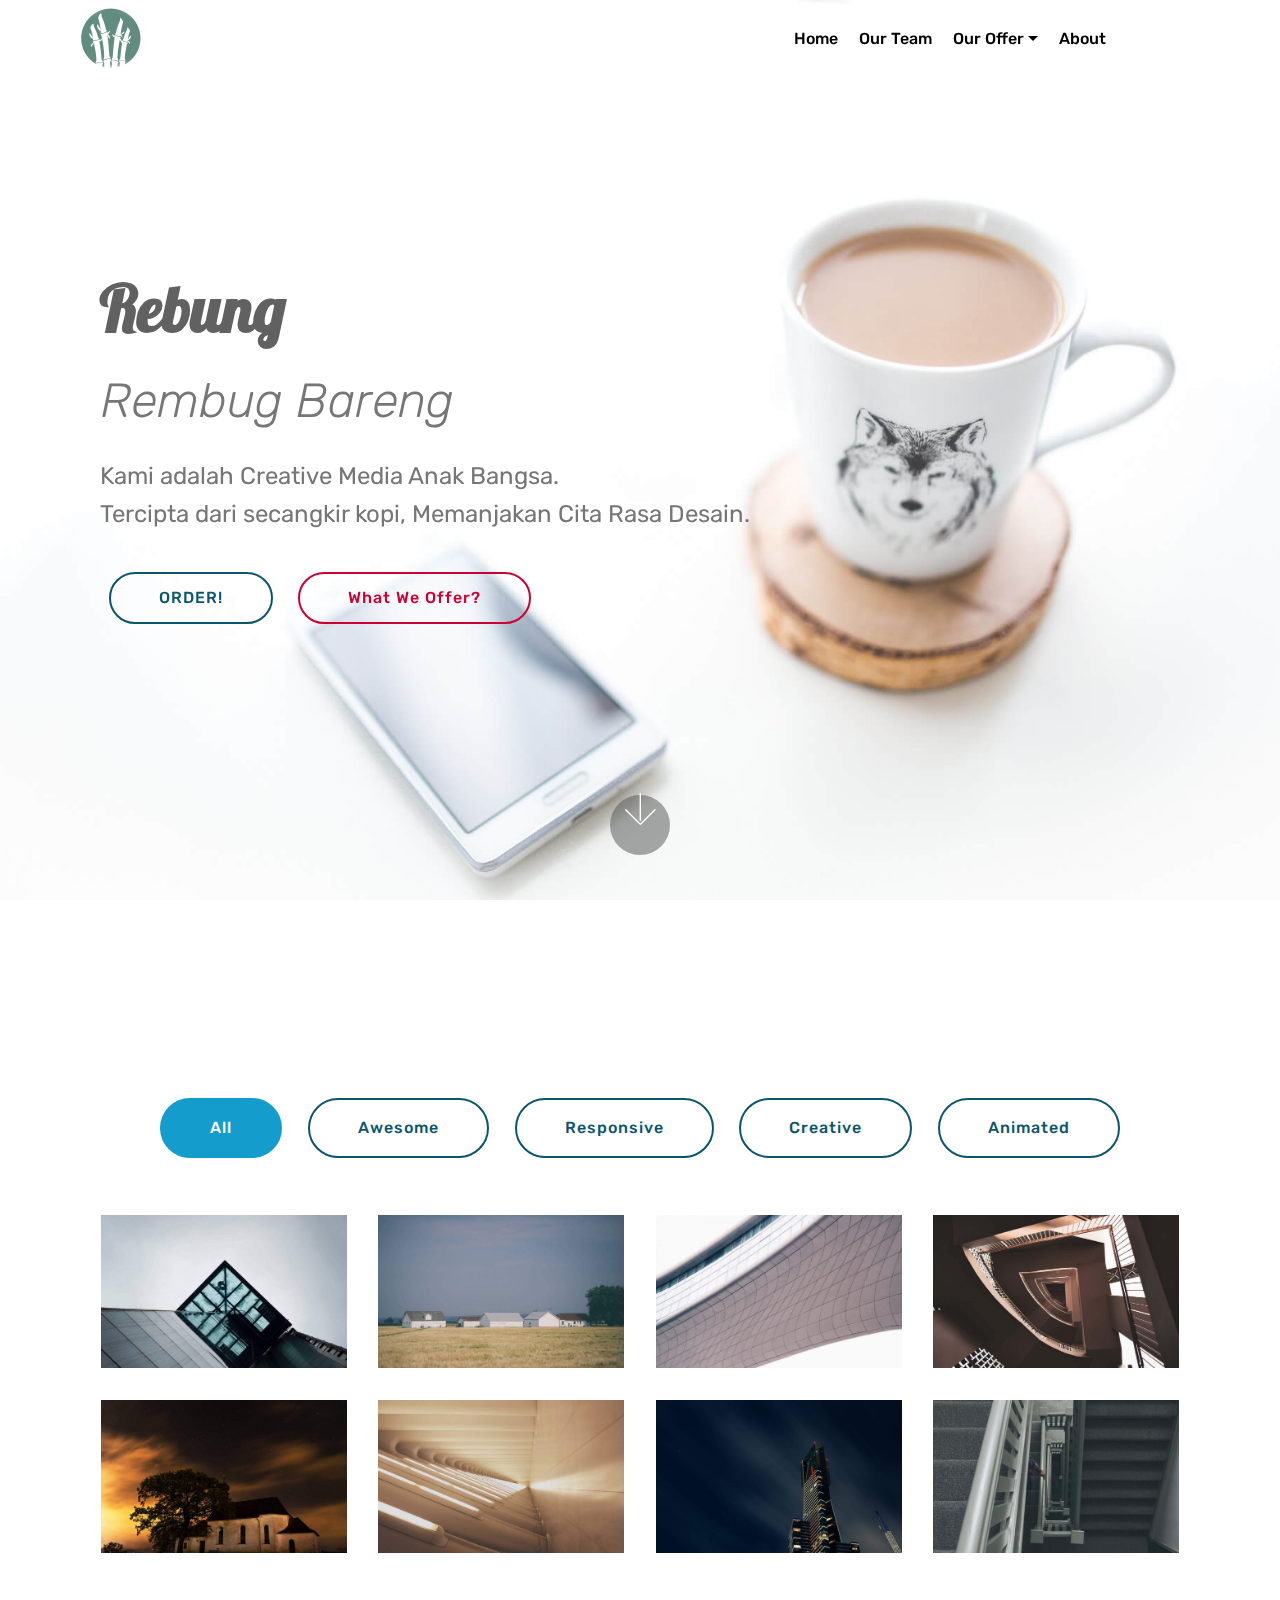
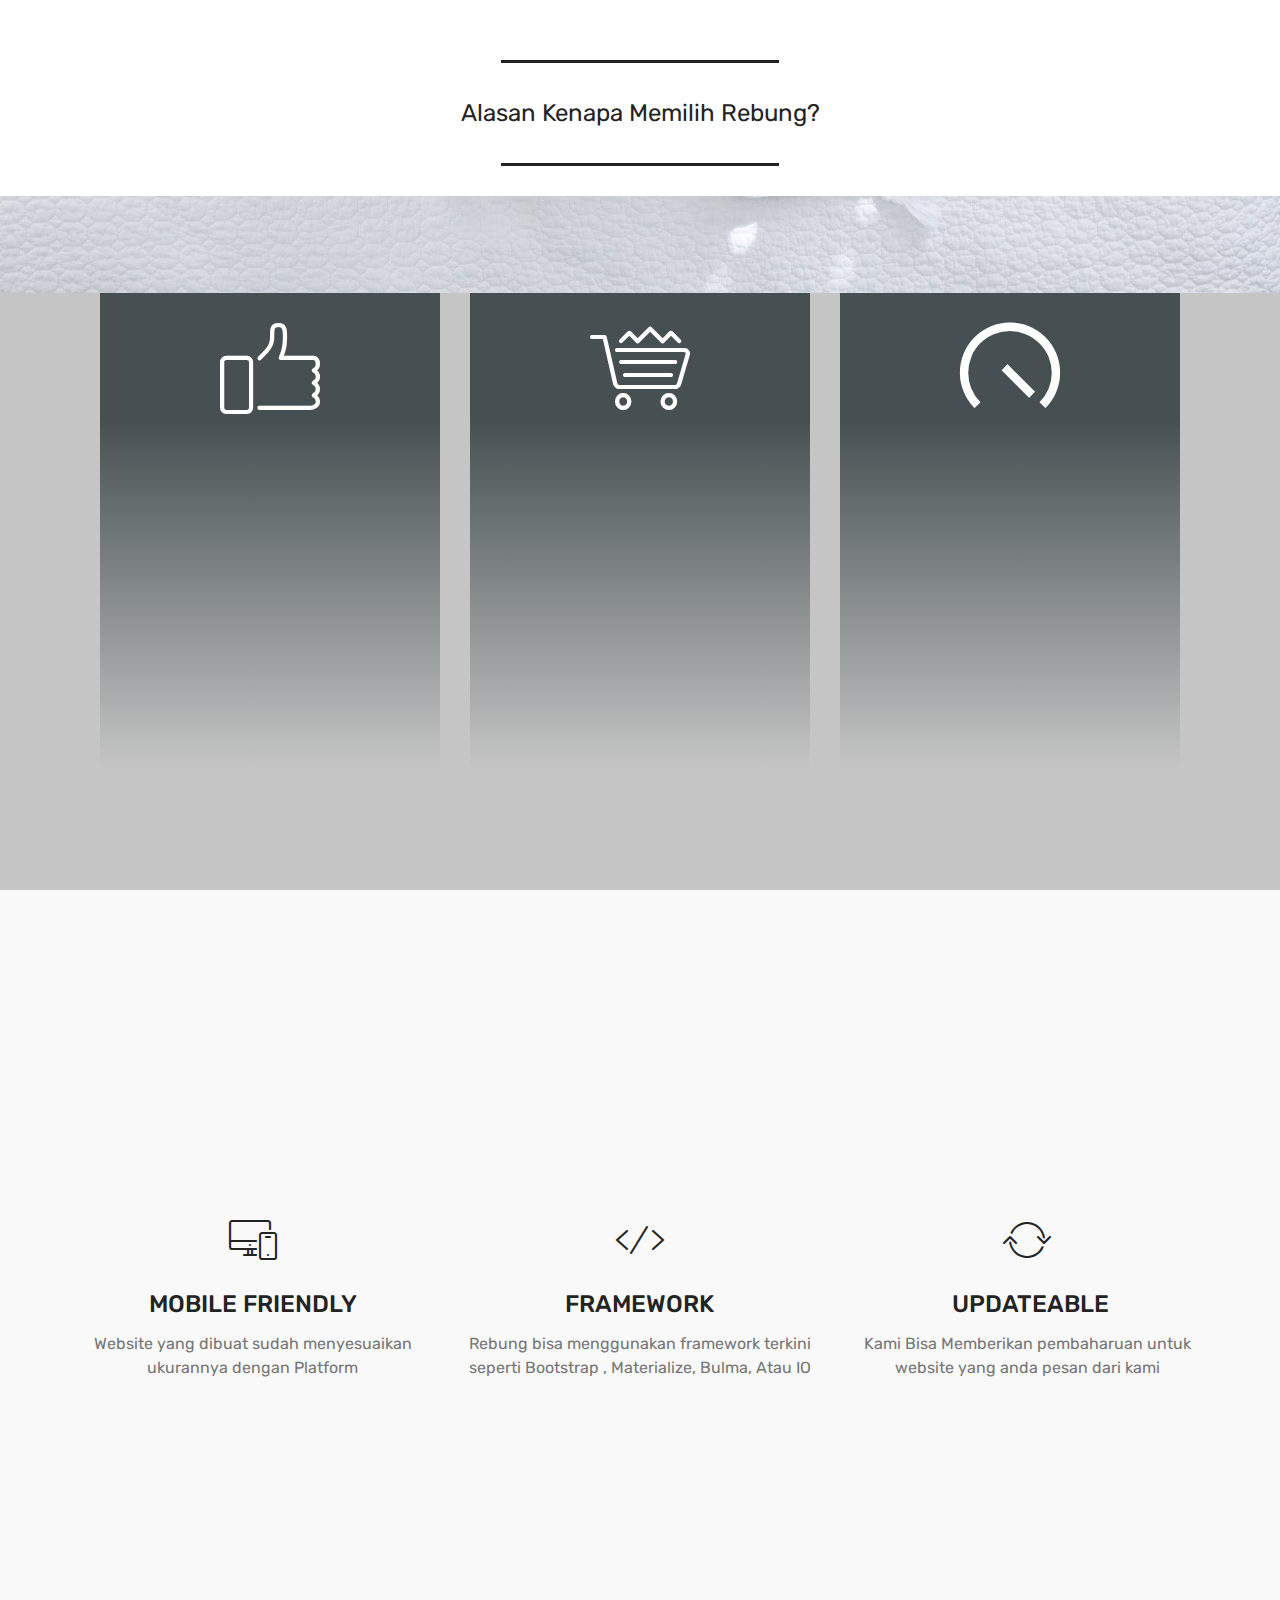
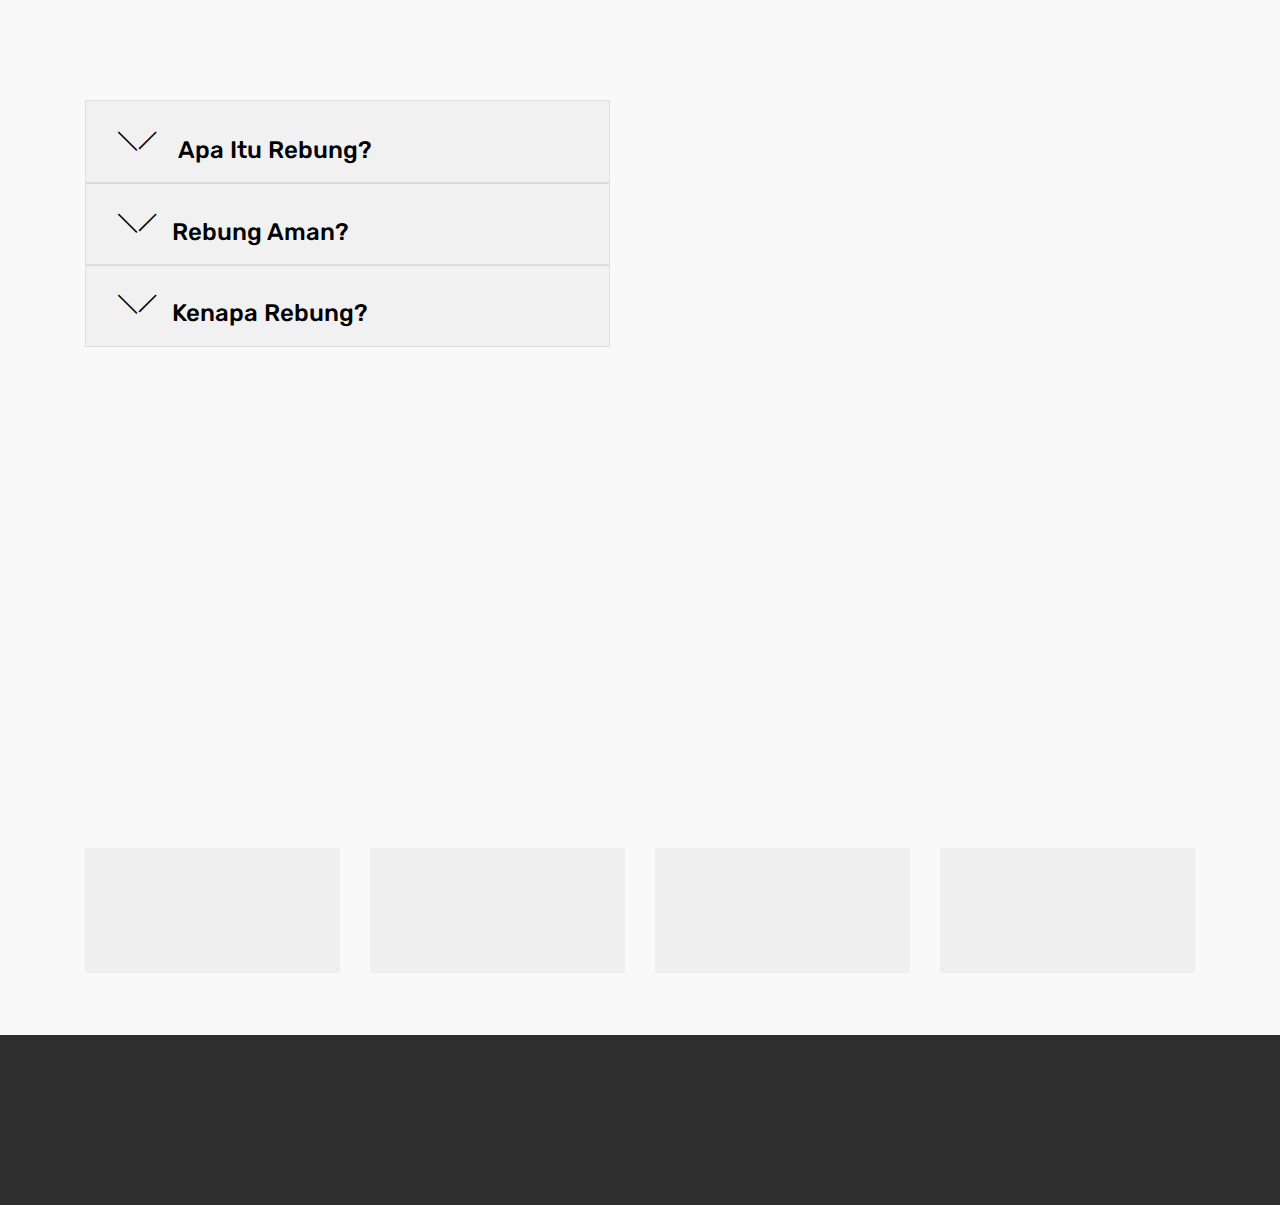
<file: index.html>
<!DOCTYPE html>
<html >
<head>
  <!-- Site made with Mobirise Website Builder v4.8.7, https://mobirise.com -->
  <meta charset="UTF-8">
  <meta http-equiv="X-UA-Compatible" content="IE=edge">
  <meta name="generator" content="Mobirise v4.8.7, mobirise.com">
  <meta name="viewport" content="width=device-width, initial-scale=1, minimum-scale=1">
  <link rel="shortcut icon" href="assets/images/logo-3-122x122.png" type="image/x-icon">
  <meta name="description" content="Home!">
  <title>Rebung Creation</title>
  <link rel="stylesheet" href="assets/web/assets/mobirise-icons2/mobirise2.css">
  <link rel="stylesheet" href="assets/web/assets/mobirise-icons/mobirise-icons.css">
  <link rel="stylesheet" href="assets/tether/tether.min.css">
  <link rel="stylesheet" href="assets/soundcloud-plugin/style.css">
  <link rel="stylesheet" href="assets/bootstrap/css/bootstrap.min.css">
  <link rel="stylesheet" href="assets/bootstrap/css/bootstrap-grid.min.css">
  <link rel="stylesheet" href="assets/bootstrap/css/bootstrap-reboot.min.css">
  <link rel="stylesheet" href="assets/dropdown/css/style.css">
  <link rel="stylesheet" href="assets/animatecss/animate.min.css">
  <link rel="stylesheet" href="assets/socicon/css/styles.css">
  <link rel="stylesheet" href="assets/theme/css/style.css">
  <link rel="stylesheet" href="assets/gallery/style.css">
  <link rel="stylesheet" href="assets/mobirise/css/mbr-additional.css" type="text/css">
  
  
  
</head>
<body>
  <section class="menu cid-r9Qs96fVUJ" once="menu" id="menu1-0">

    

    <nav class="navbar navbar-expand beta-menu navbar-dropdown align-items-center navbar-fixed-top navbar-toggleable-sm bg-color transparent">
        <button class="navbar-toggler navbar-toggler-right" type="button" data-toggle="collapse" data-target="#navbarSupportedContent" aria-controls="navbarSupportedContent" aria-expanded="false" aria-label="Toggle navigation">
            <div class="hamburger">
                <span></span>
                <span></span>
                <span></span>
                <span></span>
            </div>
        </button>
        <div class="menu-logo">
            <div class="navbar-brand">
                <span class="navbar-logo">
                    <a href="index.html">
                         <img src="assets/images/logo-3-122x122.png" alt="Mobirise" title="" style="height: 3.8rem;">
                    </a>
                </span>
                
            </div>
        </div>
        <div class="collapse navbar-collapse" id="navbarSupportedContent">
            <ul class="navbar-nav nav-dropdown nav-right" data-app-modern-menu="true"><li class="nav-item">
                    <a class="nav-link link text-black display-4" href="https://mobirise.co">Home</a>
                </li><li class="nav-item"><a class="nav-link link text-black display-4" href="page1.html">Our Team</a></li><li class="nav-item dropdown open"><a class="nav-link link text-black dropdown-toggle display-4" href="https://mobirise.co" data-toggle="dropdown-submenu" aria-expanded="true">Our Offer</a><div class="dropdown-menu"><a class="text-black dropdown-item display-4" href="page3.html">Logo</a><a class="text-black dropdown-item display-4" href="page4.html" aria-expanded="false">Graphic</a><a class="text-black dropdown-item display-4" href="page5.html" aria-expanded="false">Ilustration</a><a class="text-black dropdown-item display-4" href="https://mobirise.co" aria-expanded="false">Website Design</a><a class="text-black dropdown-item display-4" href="https://mobirise.co" aria-expanded="false">App Design</a><a class="text-black dropdown-item display-4" href="https://mobirise.co" aria-expanded="false">Clothing</a></div></li>
                <li class="nav-item">
                    <a class="nav-link link text-black display-4" href="https://mobirise.co">
                        
                        About &nbsp; &nbsp; &nbsp; &nbsp; &nbsp; &nbsp; &nbsp; &nbsp; &nbsp; &nbsp;&nbsp;</a>
                </li></ul>
            
        </div>
    </nav>
</section>

<section class="engine"><a href="https://mobirise.info/o">portfolio web templates</a></section><section class="header9 cid-r9Qshjpn8R mbr-fullscreen mbr-parallax-background" id="header9-2">

    

    

    <div class="container">
        <div class="media-container-column mbr-white col-md-8">
            <h1 class="mbr-section-title align-left mbr-bold pb-3 mbr-fonts-style display-1">Rebung</h1>
            <h3 class="mbr-section-subtitle align-left mbr-light pb-3 mbr-fonts-style display-2">
                Rembug Bareng</h3>
            <p class="mbr-text align-left pb-3 mbr-fonts-style display-5">
                Kami adalah Creative Media Anak Bangsa.<br>Tercipta dari secangkir kopi, Memanjakan Cita Rasa Desain.</p>
            <div class="mbr-section-btn align-left"><a class="btn btn-md btn-primary-outline display-4" href="https://mobirise.co">ORDER!</a>
                <a class="btn btn-md btn-secondary-outline display-4" href="https://mobirise.co">What We Offer?</a></div>
        </div>
    </div>

    <div class="mbr-arrow hidden-sm-down" aria-hidden="true">
        <a href="#next">
            <i class="mbri-down mbr-iconfont"></i>
        </a>
    </div>
</section>

<section class="mbr-section content4 cid-r9QBHPSLkP" id="content4-7">

    

    <div class="container">
        <div class="media-container-row">
            <div class="title col-12 col-md-8">
                <h2 class="align-center pb-3 mbr-fonts-style display-2">OUR PROJECT</h2>
                <h3 class="mbr-section-subtitle align-center mbr-light mbr-fonts-style display-5">Melihat masa depan dengan Hati bukan dengan Kekuatan</h3>
                
            </div>
        </div>
    </div>
</section>

<section class="mbr-gallery mbr-slider-carousel cid-r9QBgAa6QO" id="gallery2-5">

    

    <div class="container">
        <div><!-- Filter --><div class="mbr-gallery-filter container gallery-filter-active"><ul buttons="0"><li class="mbr-gallery-filter-all"><a class="btn btn-md btn-primary-outline active display-7" href="">All</a></li></ul></div><!-- Gallery --><div class="mbr-gallery-row"><div class="mbr-gallery-layout-default"><div><div><div class="mbr-gallery-item mbr-gallery-item--p2" data-video-url="false" data-tags="Awesome"><div href="#lb-gallery2-5" data-slide-to="0" data-toggle="modal"><img src="assets/images/gallery00.jpg" alt="" title=""><span class="icon-focus"></span></div></div><div class="mbr-gallery-item mbr-gallery-item--p2" data-video-url="false" data-tags="Responsive"><div href="#lb-gallery2-5" data-slide-to="1" data-toggle="modal"><img src="assets/images/gallery01.jpg" alt="" title=""><span class="icon-focus"></span></div></div><div class="mbr-gallery-item mbr-gallery-item--p2" data-video-url="false" data-tags="Creative"><div href="#lb-gallery2-5" data-slide-to="2" data-toggle="modal"><img src="assets/images/gallery02.jpg" alt="" title=""><span class="icon-focus"></span></div></div><div class="mbr-gallery-item mbr-gallery-item--p2" data-video-url="false" data-tags="Animated"><div href="#lb-gallery2-5" data-slide-to="3" data-toggle="modal"><img src="assets/images/gallery03.jpg" alt="" title=""><span class="icon-focus"></span></div></div><div class="mbr-gallery-item mbr-gallery-item--p2" data-video-url="false" data-tags="Awesome"><div href="#lb-gallery2-5" data-slide-to="4" data-toggle="modal"><img src="assets/images/gallery04.jpg" alt="" title=""><span class="icon-focus"></span></div></div><div class="mbr-gallery-item mbr-gallery-item--p2" data-video-url="false" data-tags="Awesome"><div href="#lb-gallery2-5" data-slide-to="5" data-toggle="modal"><img src="assets/images/gallery05.jpg" alt="" title=""><span class="icon-focus"></span></div></div><div class="mbr-gallery-item mbr-gallery-item--p2" data-video-url="false" data-tags="Responsive"><div href="#lb-gallery2-5" data-slide-to="6" data-toggle="modal"><img src="assets/images/gallery06.jpg" alt="" title=""><span class="icon-focus"></span></div></div><div class="mbr-gallery-item mbr-gallery-item--p2" data-video-url="false" data-tags="Animated"><div href="#lb-gallery2-5" data-slide-to="7" data-toggle="modal"><img src="assets/images/gallery07.jpg" alt="" title=""><span class="icon-focus"></span></div></div></div></div><div class="clearfix"></div></div></div><!-- Lightbox --><div data-app-prevent-settings="" class="mbr-slider modal fade carousel slide" tabindex="-1" data-keyboard="true" data-interval="false" id="lb-gallery2-5"><div class="modal-dialog"><div class="modal-content"><div class="modal-body"><div class="carousel-inner"><div class="carousel-item active"><img src="assets/images/gallery00.jpg" alt="" title=""></div><div class="carousel-item"><img src="assets/images/gallery01.jpg" alt="" title=""></div><div class="carousel-item"><img src="assets/images/gallery02.jpg" alt="" title=""></div><div class="carousel-item"><img src="assets/images/gallery03.jpg" alt="" title=""></div><div class="carousel-item"><img src="assets/images/gallery04.jpg" alt="" title=""></div><div class="carousel-item"><img src="assets/images/gallery05.jpg" alt="" title=""></div><div class="carousel-item"><img src="assets/images/gallery06.jpg" alt="" title=""></div><div class="carousel-item"><img src="assets/images/gallery07.jpg" alt="" title=""></div></div><a class="carousel-control carousel-control-prev" role="button" data-slide="prev" href="#lb-gallery2-5"><span class="mbri-left mbr-iconfont" aria-hidden="true"></span><span class="sr-only">Previous</span></a><a class="carousel-control carousel-control-next" role="button" data-slide="next" href="#lb-gallery2-5"><span class="mbri-right mbr-iconfont" aria-hidden="true"></span><span class="sr-only">Next</span></a><a class="close" href="#" role="button" data-dismiss="modal"><span class="sr-only">Close</span></a></div></div></div></div></div>
    </div>

</section>

<section class="mbr-section article content9 cid-r9QCpRKDM4" id="content9-8">
    
     

    <div class="container">
        <div class="inner-container" style="width: 100%;">
            <hr class="line" style="width: 25%;">
            <div class="section-text align-center mbr-fonts-style display-5">Alasan Kenapa Memilih Rebung?</div>
            <hr class="line" style="width: 25%;">
        </div>
        </div>
</section>

<section class="features8 cid-r9QEULBd9w mbr-parallax-background" id="features8-b">

    

    <div class="mbr-overlay" style="opacity: 0.2; background-color: rgb(35, 35, 35);">
    </div>

    <div class="container">
        <div class="media-container-row">

            <div class="card  col-12 col-md-6 col-lg-4">
                <div class="card-img">
                    <span class="mbr-iconfont mbri-like"></span>
                </div>
                <div class="card-box align-center">
                    <h4 class="card-title mbr-fonts-style display-7">
                        Penawaran Terbaik</h4>
                    <p class="mbr-text mbr-fonts-style display-7">
                       Rebung memberi penawaran dengan menggunakan paket agar uang yang anda keluarkan setimpal dengan apa yang anda dapatkan.<br>Klik dibawah untuk melihat paket.<br><br></p>
                    <div class="mbr-section-btn text-center"><a href="page2.html" class="btn btn-secondary display-4">
                            More
                        </a></div>
                </div>
            </div>

            <div class="card  col-12 col-md-6 col-lg-4">
                <div class="card-img">
                    <span class="mbr-iconfont mbri-cart-full"></span>
                </div>
                <div class="card-box align-center">
                    <h4 class="card-title mbr-fonts-style display-7">
                        Transaksi Mudah</h4>
                    <p class="mbr-text mbr-fonts-style display-7">
                       Rebung memilih cara transaksi yang fleksibel dan aman sesuai keinginan anda untuk menggunakan via Bank silahkan.<br>Klik dibawah untuk melihat beberapa bank yang kami gunakan.</p>
                    <div class="mbr-section-btn text-center"><a href="http://index.html" class="btn btn-secondary display-4">
                            More
                        </a></div>
                </div>
            </div>

            <div class="card  col-12 col-md-6 col-lg-4">
                <div class="card-img">
                    <span class="mbr-iconfont mobi-mbri-speed mobi-mbri"></span>
                </div>
                <div class="card-box align-center">
                    <h4 class="card-title mbr-fonts-style display-7">
                        Respon Cepat</h4>
                    <p class="mbr-text mbr-fonts-style display-7">Rebung akan merespond anda dengan cepat paling lama 1x24 jam<br><br><br><br><br></p>
                    <div class="mbr-section-btn text-center"><a href="http://index.html" class="btn btn-secondary display-4">
                            More
                        </a></div>
                </div>
            </div>

            
        </div>
    </div>
</section>

<section class="tabs3 cid-ratW3H8IGC" id="tabs3-21">

    

    

    <div class="container">
        <h2 class="mbr-section-title align-center pb-3 mbr-fonts-style display-2">
           KELEBIHAN KAMI</h2>
        
    </div>
    <div class="container-fluid">
        <div class="row tabcont">
            <ul class="nav nav-tabs pt-3 mt-5" role="tablist">
                <li class="nav-item mbr-fonts-style"><a class="nav-link active show display-7" role="tab" data-toggle="tab" href="#tabs3-21_tab0" aria-selected="true">WEB DESIGN</a></li>
                <li class="nav-item mbr-fonts-style"><a class="nav-link  active show display-7" role="tab" data-toggle="tab" href="#tabs3-21_tab1" aria-selected="true">GRAPHIC DESIGN</a></li>
                <li class="nav-item mbr-fonts-style"><a class="nav-link active show display-7" role="tab" data-toggle="tab" href="#tabs3-21_tab2" aria-selected="true">ILUSTRATION</a></li>
                
                
                
            </ul>
        </div>
    </div>

    <div class="container">
        <div class="row px-1">
            <div class="tab-content">
                <div id="tab1" class="tab-pane in active mbr-table" role="tabpanel">
                    <div class="row tab-content-row">
                        <div class="col-xs-12 col-md-6 col-lg-4">
                            <div class="card-img ">
                                <span class="mbri-responsive mbr-iconfont"></span>
                            </div>
                            <h4 class="mbr-element-title  align-center mbr-fonts-style pb-2 display-5">
                                MOBILE FRIENDLY
                            </h4>
                            <p class="mbr-section-text  align-center mbr-fonts-style display-7">
                                Website yang dibuat sudah menyesuaikan ukurannya dengan Platform
                            </p>
                        </div>

                        <div class="col-xs-12 col-md-6 col-lg-4">
                            <div class="card-img ">
                                <span class="mbr-iconfont mbri-code"></span>
                            </div>
                            <h4 class="mbr-element-title  align-center mbr-fonts-style pb-2 display-5">FRAMEWORK</h4>
                            <p class="mbr-section-text  align-center mbr-fonts-style display-7">
                                Rebung bisa menggunakan framework terkini seperti Bootstrap , Materialize, Bulma, Atau IO
                            </p>
                        </div>

                        <div class="col-xs-12 col-md-6 col-lg-4">
                            <div class="card-img ">
                                <span class="mbr-iconfont mbri-update"></span>
                            </div>
                            <h4 class="mbr-element-title  align-center mbr-fonts-style pb-2 display-5">&nbsp;UPDATEABLE</h4>
                            <p class="mbr-section-text  align-center mbr-fonts-style display-7">
                                Kami Bisa Memberikan pembaharuan untuk website yang anda pesan dari kami
                            </p>
                        </div>

                        
                    </div>
                </div>

                <div id="tab2" class="tab-pane  mbr-table" role="tabpanel">
                    <div class="row tab-content-row">
                        <div class="col-xs-12 col-md-6 col-lg-4">
                            <div class="card-img ">
                                <span class="mbr-iconfont mbri-change-style"></span>
                            </div>
                            <h4 class="mbr-element-title  align-center mbr-fonts-style pb-2 display-5">
                                SENIMAN</h4>
                            <p class="mbr-section-text  align-center mbr-fonts-style display-7">
                                Anggota Rebung Berasal dari sekolah seni ternama di Yogyakarta
                            </p>
                        </div>

                        <div class="col-xs-12 col-md-6 col-lg-4">
                            <div class="card-img ">
                                <span class="mbr-iconfont mbri-idea"></span>
                            </div>
                            <h4 class="mbr-element-title  align-center mbr-fonts-style pb-2 display-5">
                                KREATIVITAS</h4>
                            <p class="mbr-section-text  align-center mbr-fonts-style display-7">
                                Kreativitas tanpa batas.
                            </p>
                        </div>

                        <div class="col-xs-12 col-md-6 col-lg-4">
                            <div class="card-img ">
                                <span class="mbr-iconfont mbri-timer"></span>
                            </div>
                            <h4 class="mbr-element-title  align-center mbr-fonts-style pb-2 display-5">
                                KECEPATAN</h4>
                            <p class="mbr-section-text  align-center mbr-fonts-style display-7">
                                Pengerjaan Cepat dalam waktu sesuai dengan tingkat kesulitan pesanan
                            </p>
                        </div>

                        
                    </div>
                </div>

                <div id="tab3" class="tab-pane  mbr-table" role="tabpanel">
                    <div class="row tab-content-row">
                        <div class="col-xs-12 col-md-6 col-lg-4">
                            <div class="card-img ">
                                <span class="mbr-iconfont mbri-layers"></span>
                            </div>
                            <h4 class="mbr-element-title  align-center mbr-fonts-style pb-2 display-5">
                                Multi Layer</h4>
                            <p class="mbr-section-text  align-center mbr-fonts-style display-7">
                                Rebung menggunakan Multi Layer yang interaktif agar anda mudah untuk menggunakannya.</p>
                        </div>

                        <div class="col-xs-12 col-md-6 col-lg-4">
                            <div class="card-img ">
                                <span class="mbr-iconfont mbri-drag-n-drop2"></span>
                            </div>
                            <h4 class="mbr-element-title  align-center mbr-fonts-style pb-2 display-5">
                                Size Fit</h4>
                            <p class="mbr-section-text  align-center mbr-fonts-style display-7">
                                Rebung Menyesuaikan Ilustrasi dengan ukuran penggunaan nantinya agar gambar tidak terasa terlalu besar dan terlalu kecil.</p>
                        </div>

                        <div class="col-xs-12 col-md-6 col-lg-4">
                            <div class="card-img ">
                                <span class="mbr-iconfont mbri-image-gallery"></span>
                            </div>
                            <h4 class="mbr-element-title  align-center mbr-fonts-style pb-2 display-5">
                                Color Dolor</h4>
                            <p class="mbr-section-text  align-center mbr-fonts-style display-7">
                                Rebung Menyiapkan lebih dari satu hasil agar ketika ada perubahan yang tidak terlalu jauh masih ada cadangan.</p>
                        </div>

                        
                    </div>
                </div>

                <div id="tab4" class="tab-pane  mbr-table" role="tabpanel">
                    <div class="row tab-content-row">
                        <div class="col-xs-12 col-md-6 col-lg-4">
                            <div class="card-img ">
                                <span class="mbri-responsive mbr-iconfont"></span>
                            </div>
                            <h4 class="mbr-element-title  align-center mbr-fonts-style pb-2 display-5">
                                MOBILE FRIENDLY
                            </h4>
                            <p class="mbr-section-text  align-center mbr-fonts-style display-7">
                                No special actions required, all sites you make with Mobirise are mobile-friendly. You don't have to create a special mobile version of your site, it will adapt automagically.
                            </p>
                        </div>

                        <div class="col-xs-12 col-md-6 col-lg-4">
                            <div class="card-img ">
                                <span class="mbri-responsive mbr-iconfont"></span>
                            </div>
                            <h4 class="mbr-element-title  align-center mbr-fonts-style pb-2 display-5">
                                MOBILE FRIENDLY
                            </h4>
                            <p class="mbr-section-text  align-center mbr-fonts-style display-7">
                                No special actions required, all sites you make with Mobirise are mobile-friendly. You don't have to create a special mobile version of your site, it will adapt automagically.
                            </p>
                        </div>

                        <div class="col-xs-12 col-md-6 col-lg-4">
                            <div class="card-img ">
                                <span class="mbri-responsive mbr-iconfont"></span>
                            </div>
                            <h4 class="mbr-element-title  align-center mbr-fonts-style pb-2 display-5">
                                MOBILE FRIENDLY
                            </h4>
                            <p class="mbr-section-text  align-center mbr-fonts-style display-7">
                                No special actions required, all sites you make with Mobirise are mobile-friendly. You don't have to create a special mobile version of your site, it will adapt automagically.
                            </p>
                        </div>

                        
                    </div>
                </div>

                <div id="tab5" class="tab-pane  mbr-table" role="tabpanel">
                    <div class="row tab-content-row">
                        <div class="col-xs-12 col-md-6 col-lg-4">
                            <div class="card-img ">
                                <span class="mbri-bootstrap mbr-iconfont"></span>
                            </div>
                            <h4 class="mbr-element-title  align-center mbr-fonts-style pb-2 display-5">
                                IT'S EASY AND SIMPLE
                            </h4>
                            <p class="mbr-section-text  align-center mbr-fonts-style display-7">
                                Cut down the development time with drag-and-drop website builder. Drop the blocks into the page, edit content inline and publish - no technical skills required.
                            </p>
                        </div>

                        <div class="col-xs-12 col-md-6 col-lg-4">
                            <div class="card-img ">
                                <span class="mbri-bootstrap mbr-iconfont"></span>
                            </div>
                            <h4 class="mbr-element-title  align-center mbr-fonts-style pb-2 display-5">
                                IT'S EASY AND SIMPLE
                            </h4>
                            <p class="mbr-section-text  align-center mbr-fonts-style display-7">
                                Cut down the development time with drag-and-drop website builder. Drop the blocks into the page, edit content inline and publish - no technical skills required.
                            </p>
                        </div>

                        <div class="col-xs-12 col-md-6 col-lg-4">
                            <div class="card-img ">
                                <span class="mbri-bootstrap mbr-iconfont"></span>
                            </div>
                            <h4 class="mbr-element-title  align-center mbr-fonts-style pb-2 display-5">
                                IT'S EASY AND SIMPLE
                            </h4>
                            <p class="mbr-section-text  align-center mbr-fonts-style display-7">
                                Cut down the development time with drag-and-drop website builder. Drop the blocks into the page, edit content inline and publish - no technical skills required.
                            </p>
                        </div>

                        
                    </div>
                </div>

                <div id="tab6" class="tab-pane  mbr-table" role="tabpanel">
                    <div class="row tab-content-row">
                        <div class="col-xs-12 col-md-6 col-lg-4">
                            <div class="card-img ">
                                <span class="mbri-extension mbr-iconfont"></span>
                            </div>
                            <h4 class="mbr-element-title  align-center mbr-fonts-style pb-2 display-5">
                                TRENDY WEBSITE BLOCKS
                            </h4>
                            <p class="mbr-section-text  align-center mbr-fonts-style display-7">
                                Choose from the large selection  pre-made blocks - full-screen intro, bootstrap carousel, slider, responsive image gallery with, parallax scrolling, sticky header and more.
                            </p>
                        </div>

                        <div class="col-xs-12 col-md-6 col-lg-4">
                            <div class="card-img ">
                                <span class="mbri-extension mbr-iconfont"></span>
                            </div>
                            <h4 class="mbr-element-title  align-center mbr-fonts-style pb-2 display-5">
                                TRENDY WEBSITE BLOCKS
                            </h4>
                            <p class="mbr-section-text  align-center mbr-fonts-style display-7">
                                Choose from the large selection  pre-made blocks - full-screen intro, bootstrap carousel, slider, responsive image gallery with, parallax scrolling, sticky header and more.
                            </p>
                        </div>

                        <div class="col-xs-12 col-md-6 col-lg-4">
                            <div class="card-img ">
                                <span class="mbri-extension mbr-iconfont"></span>
                            </div>
                            <h4 class="mbr-element-title  align-center mbr-fonts-style pb-2 display-5">
                                TRENDY WEBSITE BLOCKS
                            </h4>
                            <p class="mbr-section-text  align-center mbr-fonts-style display-7">
                                Choose from the large selection  pre-made blocks - full-screen intro, bootstrap carousel, slider, responsive image gallery with, parallax scrolling, sticky header and more.
                            </p>
                        </div>

                        
                    </div>
                </div>
            </div>
        </div>
    </div>
</section>

<section class="accordion2 cid-ratOcS3F9i" id="accordion2-1x">

    


    
    <div class="container">
        <div class="media-container-row pt-5">
            <div class="accordion-content">
                <h2 class="mbr-section-title align-center pb-3 mbr-fonts-style display-2">FAQ</h2>
                
                <div id="bootstrap-accordion_38" class="panel-group accordionStyles accordion pt-5 mt-3" role="tablist" aria-multiselectable="true">
                        <div class="card">
                            <div class="card-header" role="tab" id="headingOne">
                                <a role="button" class="collapsed panel-title text-black" data-toggle="collapse" data-core="" href="#collapse1_38" aria-expanded="false" aria-controls="collapse1">
                                    <h4 class="mbr-fonts-style display-5">
                                        <span class="sign mbr-iconfont mbri-arrow-down inactive"></span> Apa Itu Rebung?</h4>
                                </a>
                            </div>
                            <div id="collapse1_38" class="panel-collapse noScroll collapse" role="tabpanel" aria-labelledby="headingOne" data-parent="#bootstrap-accordion_38">
                                <div class="panel-body p-4">
                                    <p class="mbr-fonts-style panel-text display-7">
                                       Rebung adalah media kreatif yang tercipta dari beberapa lulusan smk yang memutuskan untuk bekerja pada media kreatif dan mengabdikan diri pada cita rasa desain.</p>
                                </div>
                            </div>
                        </div>
                
                        <div class="card">
                            <div class="card-header" role="tab" id="headingTwo">
                                <a role="button" class="collapsed panel-title text-black" data-toggle="collapse" data-core="" href="#collapse2_38" aria-expanded="false" aria-controls="collapse2">
                                    <h4 class="mbr-fonts-style mbr-fonts-style display-5">
                                        <span class="sign mbr-iconfont mbri-arrow-down inactive"></span>Rebung Aman?</h4>
                                </a>
                                
                            </div>
                            <div id="collapse2_38" class="panel-collapse noScroll collapse" role="tabpanel" aria-labelledby="headingTwo" data-parent="#bootstrap-accordion_38">
                                <div class="panel-body p-4">
                                    <p class="mbr-fonts-style panel-text display-7">
                                       Rebung Mengamankan pemesanan dengan Google Formulir dan Pembayaran menggunakan Bank Lokal seperti; BRI, BCA, BNI, MANDIRI.</p>
                                </div>
                            </div>
                        </div>
                
                        <div class="card">
                            <div class="card-header" role="tab" id="headingThree">
                                <a role="button" class="collapsed panel-title text-black" data-toggle="collapse" data-core="" href="#collapse3_38" aria-expanded="false" aria-controls="collapse3">
                                    <h4 class="mbr-fonts-style display-5">
                                        <span class="sign mbr-iconfont mbri-arrow-down inactive"></span>Kenapa Rebung?</h4>
                                </a>
                            </div>
                            <div id="collapse3_38" class="panel-collapse noScroll collapse" role="tabpanel" aria-labelledby="headingThree" data-parent="#bootstrap-accordion_38">
                                <div class="panel-body p-4">
                                    <p class="mbr-fonts-style panel-text display-7">Key differences from traditional builders:
<br>* Desain yang <strong>Kreatif</strong> dan Ide yang <strong>Konseptual
</strong><br>* <strong>Keamanan</strong> difokuskan pada konsumen
<br>* <strong>Tidak Terkait</strong> Pada Agen apapun</p>
                                </div>
                            </div>
                        </div>
                
                        
                
                        
                
                        
                </div>
            </div>
            <div class="mbr-figure" style="width: 105%;">
                    <img src="assets/images/02.jpg" alt="Mobirise">
            </div>
        </div>
    </div>
</section>

<section class="features16 cid-r9QGFo8AYJ" id="features16-e">
    
    
    
    <div class="container align-center">
        <h2 class="pb-3 mbr-fonts-style mbr-section-title display-2">
            OUR AWESOME TEAM
        </h2>
        
        <div class="row media-row">
            
        <div class="team-item col-lg-3 col-md-6">
                <div class="item-image">
                    <a href="page1.html#testimonials3-t"><img src="assets/images/face6.jpg" alt="" title=""></a>
                </div>
                <div class="item-caption py-3">
                    <div class="item-name px-2">
                        <p class="mbr-fonts-style display-5">
                           Rizky Chandra</p>
                    </div>
                    <div class="item-role px-2">
                        <p>Website Designer</p>
                    </div>
                    <div class="item-social pt-2">
                        <a href="https://twitter.com/mobirise" target="_blank">
                            <span class="p-1 mbr-iconfont mbr-iconfont-social socicon-instagram socicon"></span>
                        </a>
                        <a href="https://www.facebook.com/pages/Mobirise/1616226671953247" target="_blank">
                            <span class="p-1 socicon-facebook socicon mbr-iconfont mbr-iconfont-social"></span>
                        </a>
                        <a href="https://plus.google.com/u/0/+Mobirise" target="_blank">
                            <span class="p-1 mbr-iconfont mbr-iconfont-social socicon-mail socicon"></span>
                        </a>
                        <a href="https://www.linkedin.com/in/mobirise" target="_blank">
                            <span class="p-1 socicon-linkedin socicon mbr-iconfont mbr-iconfont-social"></span>
                        </a>
                        <a href="https://www.instagram.com/mobirise/" target="_blank">
                            
                        </a>
                        <a href="https://www.youtube.com/channel/UCt_tncVAetpK5JeM8L-8jyw" target="_blank">    
                            
                        </a>
                    </div>
                </div>
            </div><div class="team-item col-lg-3 col-md-6">
                <div class="item-image">
                    <a href="page1.html#testimonials2-s"><img src="assets/images/face6.jpg" alt="" title=""></a>
                </div>
                <div class="item-caption py-3">
                    <div class="item-name px-2">
                        <p class="mbr-fonts-style display-5">
                           Canon Maidito</p>
                    </div>
                    <div class="item-role px-2">
                        <p>Ilustrator</p>
                    </div>
                    <div class="item-social pt-2">
                        <a href="http://index.html" target="_blank">
                            <span class="p-1 mbr-iconfont mbr-iconfont-social socicon-instagram socicon"></span>
                        </a>
                        <a href="http://index.html" target="_blank">
                            <span class="p-1 mbr-iconfont mbr-iconfont-social socicon-facebook socicon"></span>
                        </a>
                        <a href="http://index.html" target="_blank">
                            <span class="p-1 mbr-iconfont mbr-iconfont-social socicon-mail socicon"></span>
                        </a>
                        <a href="http://index.html" target="_blank">
                            <span class="p-1 mbr-iconfont mbr-iconfont-social socicon-linkedin socicon"></span>
                        </a>
                        <a href="https://www.instagram.com/mobirise/" target="_blank">
                            
                        </a>
                        <a href="https://www.youtube.com/channel/UCt_tncVAetpK5JeM8L-8jyw" target="_blank">    
                            
                        </a>
                    </div>
                </div>
            </div><div class="team-item col-lg-3 col-md-6">
                <div class="item-image">
                    <a href="page1.html#testimonials2-u"><img src="assets/images/face6.jpg" alt="" title=""></a>
                </div>
                <div class="item-caption py-3">
                    <div class="item-name px-2">
                        <p class="mbr-fonts-style display-5">
                           Emmanuel Erlanda</p>
                    </div>
                    <div class="item-role px-2">
                        <p>Graphic Artist</p>
                    </div>
                    <div class="item-social pt-2">
                        <a href="https://twitter.com/mobirise" target="_blank">
                            <span class="p-1 mbr-iconfont mbr-iconfont-social socicon-instagram socicon"></span>
                        </a>
                        <a href="https://www.facebook.com/pages/Mobirise/1616226671953247" target="_blank">
                            <span class="p-1 socicon-facebook socicon mbr-iconfont mbr-iconfont-social"></span>
                        </a>
                        <a href="https://plus.google.com/u/0/+Mobirise" target="_blank">
                            <span class="p-1 mbr-iconfont mbr-iconfont-social socicon-mail socicon"></span>
                        </a>
                        <a href="https://www.linkedin.com/in/mobirise" target="_blank">
                            <span class="p-1 socicon-linkedin socicon mbr-iconfont mbr-iconfont-social"></span>
                        </a>
                        <a href="https://www.instagram.com/mobirise/" target="_blank">
                            
                        </a>
                        <a href="https://www.youtube.com/channel/UCt_tncVAetpK5JeM8L-8jyw" target="_blank">    
                            
                        </a>
                    </div>
                </div>
            </div><div class="team-item col-lg-3 col-md-6">
                <div class="item-image">
                    <a href="page1.html#testimonials3-v"><img src="assets/images/face6.jpg" alt="" title=""></a>
                </div>
                <div class="item-caption py-3">
                    <div class="item-name px-2">
                        <p class="mbr-fonts-style display-5">
                           Bajra Bagaskara</p>
                    </div>
                    <div class="item-role px-2">
                        <p>Creative Editor</p>
                    </div>
                    <div class="item-social pt-2">
                        <a href="https://twitter.com/mobirise" target="_blank">
                            <span class="p-1 mbr-iconfont mbr-iconfont-social socicon-instagram socicon"></span>
                        </a>
                        <a href="https://www.facebook.com/pages/Mobirise/1616226671953247" target="_blank">
                            <span class="p-1 socicon-facebook socicon mbr-iconfont mbr-iconfont-social"></span>
                        </a>
                        <a href="https://plus.google.com/u/0/+Mobirise" target="_blank">
                            <span class="p-1 mbr-iconfont mbr-iconfont-social socicon-mail socicon"></span>
                        </a>
                        <a href="https://www.linkedin.com/in/mobirise" target="_blank">
                            <span class="p-1 socicon-linkedin socicon mbr-iconfont mbr-iconfont-social"></span>
                        </a>
                        <a href="https://www.instagram.com/mobirise/" target="_blank">
                            
                        </a>
                        <a href="https://www.youtube.com/channel/UCt_tncVAetpK5JeM8L-8jyw" target="_blank">    
                            
                        </a>
                    </div>
                </div>
            </div></div>    
    </div>
</section>

<section once="" class="cid-r9QJFfl7Nd" id="footer7-p">

    

    

    <div class="container">
        <div class="media-container-row align-center mbr-white">
            <div class="row row-links">
                <ul class="foot-menu">
                    
                    
                    
                    
                    
                <li class="foot-menu-item mbr-fonts-style display-7">
                        <a class="text-white mbr-bold" href="#" target="_blank">About us</a>
                    </li><li class="foot-menu-item mbr-fonts-style display-7">
                        <a class="text-white mbr-bold" href="#" target="_blank">Services</a>
                    </li><li class="foot-menu-item mbr-fonts-style display-7">
                        <a class="text-white mbr-bold" href="#" target="_blank">Get In Touch</a>
                    </li><li class="foot-menu-item mbr-fonts-style display-7">
                        <a class="text-white mbr-bold" href="#" target="_blank">Careers</a>
                    </li><li class="foot-menu-item mbr-fonts-style display-7">
                        <a class="text-white mbr-bold" href="#" target="_blank">Work</a>
                    </li></ul>
            </div>
            <div class="row social-row">
                <div class="social-list align-right pb-2">
                    
                    
                    
                    
                    
                    
                <div class="soc-item">
                        <a href="index.html" target="_blank">
                            <span class="mbr-iconfont mbr-iconfont-social socicon-facebook socicon"></span>
                        </a>
                    </div><div class="soc-item">
                        <a href="https://instagram.com/rebungcreation" target="_blank">
                            <span class="mbr-iconfont mbr-iconfont-social socicon-instagram socicon"></span>
                        </a>
                    </div><div class="soc-item">
                        <a href="mailto:rebungcreativemedia@gmail.com">
                            <span class="mbr-iconfont mbr-iconfont-social socicon-mail socicon"></span>
                        </a>
                    </div></div>
            </div>
            <div class="row row-copirayt">
                <p class="mbr-text mb-0 mbr-fonts-style mbr-white align-center display-7">
                    © Copyright 2018 Rebung</p>
            </div>
        </div>
    </div>
</section>


  <script src="assets/web/assets/jquery/jquery.min.js"></script>
  <script src="assets/popper/popper.min.js"></script>
  <script src="assets/tether/tether.min.js"></script>
  <script src="assets/bootstrap/js/bootstrap.min.js"></script>
  <script src="assets/dropdown/js/script.min.js"></script>
  <script src="assets/touchswipe/jquery.touch-swipe.min.js"></script>
  <script src="assets/viewportchecker/jquery.viewportchecker.js"></script>
  <script src="assets/smoothscroll/smooth-scroll.js"></script>
  <script src="assets/masonry/masonry.pkgd.min.js"></script>
  <script src="assets/imagesloaded/imagesloaded.pkgd.min.js"></script>
  <script src="assets/bootstrapcarouselswipe/bootstrap-carousel-swipe.js"></script>
  <script src="assets/vimeoplayer/jquery.mb.vimeo_player.js"></script>
  <script src="assets/mbr-switch-arrow/mbr-switch-arrow.js"></script>
  <script src="assets/mbr-tabs/mbr-tabs.js"></script>
  <script src="assets/parallax/jarallax.min.js"></script>
  <script src="assets/theme/js/script.js"></script>
  <script src="assets/slidervideo/script.js"></script>
  <script src="assets/gallery/player.min.js"></script>
  <script src="assets/gallery/script.js"></script>
  
  
 <div id="scrollToTop" class="scrollToTop mbr-arrow-up"><a style="text-align: center;"><i></i></a></div>
    <input name="animation" type="hidden">
  </body>
</html>
</file>
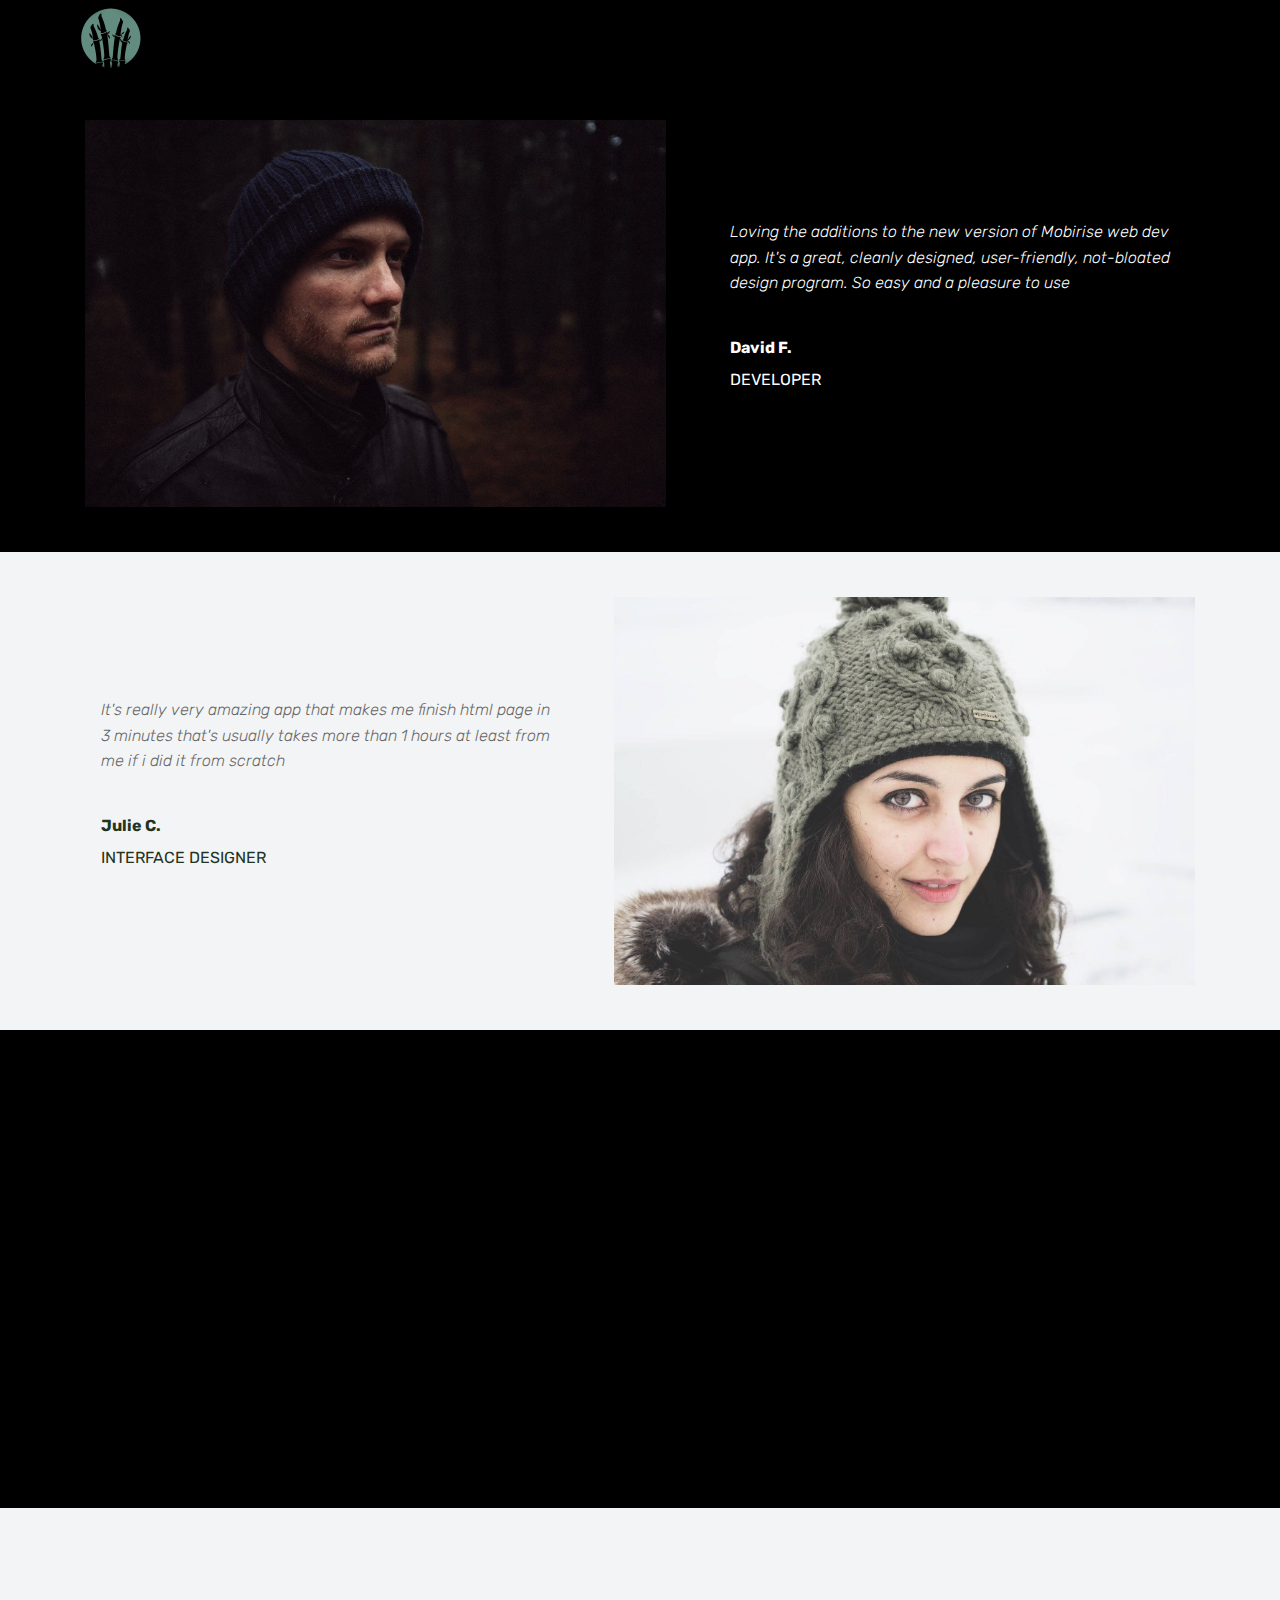
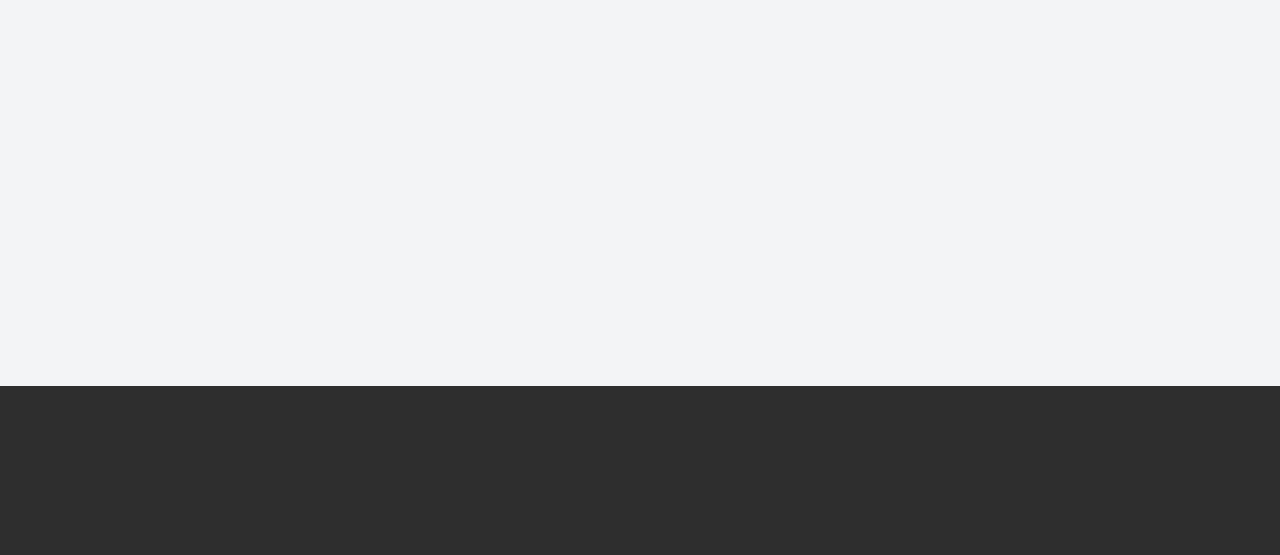
<file: page1.html>
<!DOCTYPE html>
<html >
<head>
  <!-- Site made with Mobirise Website Builder v4.8.7, https://mobirise.com -->
  <meta charset="UTF-8">
  <meta http-equiv="X-UA-Compatible" content="IE=edge">
  <meta name="generator" content="Mobirise v4.8.7, mobirise.com">
  <meta name="viewport" content="width=device-width, initial-scale=1, minimum-scale=1">
  <link rel="shortcut icon" href="assets/images/logo-3-122x122.png" type="image/x-icon">
  <meta name="description" content="Website Creator Description">
  <title>Our Team</title>
  <link rel="stylesheet" href="assets/web/assets/mobirise-icons/mobirise-icons.css">
  <link rel="stylesheet" href="assets/tether/tether.min.css">
  <link rel="stylesheet" href="assets/soundcloud-plugin/style.css">
  <link rel="stylesheet" href="assets/bootstrap/css/bootstrap.min.css">
  <link rel="stylesheet" href="assets/bootstrap/css/bootstrap-grid.min.css">
  <link rel="stylesheet" href="assets/bootstrap/css/bootstrap-reboot.min.css">
  <link rel="stylesheet" href="assets/dropdown/css/style.css">
  <link rel="stylesheet" href="assets/animatecss/animate.min.css">
  <link rel="stylesheet" href="assets/socicon/css/styles.css">
  <link rel="stylesheet" href="assets/theme/css/style.css">
  <link rel="stylesheet" href="assets/mobirise/css/mbr-additional.css" type="text/css">
  
  
  
</head>
<body>
  <section class="menu cid-r9Qs96fVUJ" once="menu" id="menu1-n">

    

    <nav class="navbar navbar-expand beta-menu navbar-dropdown align-items-center navbar-fixed-top navbar-toggleable-sm bg-color transparent">
        <button class="navbar-toggler navbar-toggler-right" type="button" data-toggle="collapse" data-target="#navbarSupportedContent" aria-controls="navbarSupportedContent" aria-expanded="false" aria-label="Toggle navigation">
            <div class="hamburger">
                <span></span>
                <span></span>
                <span></span>
                <span></span>
            </div>
        </button>
        <div class="menu-logo">
            <div class="navbar-brand">
                <span class="navbar-logo">
                    <a href="index.html">
                         <img src="assets/images/logo-3-122x122.png" alt="Mobirise" title="" style="height: 3.8rem;">
                    </a>
                </span>
                
            </div>
        </div>
        <div class="collapse navbar-collapse" id="navbarSupportedContent">
            <ul class="navbar-nav nav-dropdown nav-right" data-app-modern-menu="true"><li class="nav-item">
                    <a class="nav-link link text-black display-4" href="https://mobirise.co">Home</a>
                </li><li class="nav-item"><a class="nav-link link text-black display-4" href="page1.html">Our Team</a></li><li class="nav-item dropdown open"><a class="nav-link link text-black dropdown-toggle display-4" href="https://mobirise.co" data-toggle="dropdown-submenu" aria-expanded="true">Our Offer</a><div class="dropdown-menu"><a class="text-black dropdown-item display-4" href="page3.html">Logo</a><a class="text-black dropdown-item display-4" href="page4.html" aria-expanded="false">Graphic</a><a class="text-black dropdown-item display-4" href="page5.html" aria-expanded="false">Ilustration</a><a class="text-black dropdown-item display-4" href="https://mobirise.co" aria-expanded="false">Website Design</a><a class="text-black dropdown-item display-4" href="https://mobirise.co" aria-expanded="false">App Design</a><a class="text-black dropdown-item display-4" href="https://mobirise.co" aria-expanded="false">Clothing</a></div></li>
                <li class="nav-item">
                    <a class="nav-link link text-black display-4" href="https://mobirise.co">
                        
                        About &nbsp; &nbsp; &nbsp; &nbsp; &nbsp; &nbsp; &nbsp; &nbsp; &nbsp; &nbsp;&nbsp;</a>
                </li></ul>
            
        </div>
    </nav>
</section>

<section class="engine"><a href="https://mobirise.info/m">free website design templates</a></section><section class="testimonials2 cid-r9QKdXouDe" id="testimonials2-s">

    

    

    <div class="container">
        <div class="media-container-row">
            <div class="mbr-figure pr-lg-5" style="width: 130%;">
              <img src="assets/images/face4.jpg">
            </div>
            <div class="media-content px-3 align-self-center mbr-white py-2">
                    <p class="mbr-text testimonial-text mbr-fonts-style display-7">
                       Loving the additions to the new version of Mobirise web dev app. It's a great, cleanly designed, user-friendly, not-bloated design program. So easy and a pleasure to use
                    </p>
                    <p class="mbr-author-name pt-4 mb-2 mbr-fonts-style display-7">
                       David F.
                    </p>
                    <p class="mbr-author-desc mbr-fonts-style display-7">
                       DEVELOPER
                    </p>
            </div>
        </div>
    </div>
</section>

<section class="testimonials3 cid-r9QKlYG4v5" id="testimonials3-t">

    

    

    <div class="container">
        <div class="media-container-row">
            <div class="media-content px-3 align-self-center mbr-white py-2">
                <p class="mbr-text testimonial-text mbr-fonts-style display-7">
                   It's really very amazing app that makes me finish html page in 3 minutes that's usually takes more than 1 hours at least from me if i did it from scratch
                </p>
                <p class="mbr-author-name pt-4 mb-2 mbr-fonts-style display-7">
                   Julie C.
                </p>
                <p class="mbr-author-desc mbr-fonts-style display-7">
                   INTERFACE DESIGNER
                </p>
            </div>

            <div class="mbr-figure pl-lg-5" style="width: 130%;">
              <img src="assets/images/face5.jpg">
            </div>
        </div>
    </div>
</section>

<section class="testimonials2 cid-r9QKmvNZEd" id="testimonials2-u">

    

    

    <div class="container">
        <div class="media-container-row">
            <div class="mbr-figure pr-lg-5" style="width: 130%;">
              <img src="assets/images/face4.jpg">
            </div>
            <div class="media-content px-3 align-self-center mbr-white py-2">
                    <p class="mbr-text testimonial-text mbr-fonts-style display-7">
                       Loving the additions to the new version of Mobirise web dev app. It's a great, cleanly designed, user-friendly, not-bloated design program. So easy and a pleasure to use
                    </p>
                    <p class="mbr-author-name pt-4 mb-2 mbr-fonts-style display-7">
                       David F.
                    </p>
                    <p class="mbr-author-desc mbr-fonts-style display-7">
                       DEVELOPER
                    </p>
            </div>
        </div>
    </div>
</section>

<section class="testimonials3 cid-r9QKmQIaHl" id="testimonials3-v">

    

    

    <div class="container">
        <div class="media-container-row">
            <div class="media-content px-3 align-self-center mbr-white py-2">
                <p class="mbr-text testimonial-text mbr-fonts-style display-7">
                   It's really very amazing app that makes me finish html page in 3 minutes that's usually takes more than 1 hours at least from me if i did it from scratch
                </p>
                <p class="mbr-author-name pt-4 mb-2 mbr-fonts-style display-7">
                   Julie C.
                </p>
                <p class="mbr-author-desc mbr-fonts-style display-7">
                   INTERFACE DESIGNER
                </p>
            </div>

            <div class="mbr-figure pl-lg-5" style="width: 130%;">
              <img src="assets/images/face5.jpg">
            </div>
        </div>
    </div>
</section>

<section once="" class="cid-r9Vjce6Fwh" id="footer7-14">

    

    

    <div class="container">
        <div class="media-container-row align-center mbr-white">
            <div class="row row-links">
                <ul class="foot-menu">
                    
                    
                    
                    
                    
                <li class="foot-menu-item mbr-fonts-style display-7">
                        <a class="text-white mbr-bold" href="#" target="_blank">About us</a>
                    </li><li class="foot-menu-item mbr-fonts-style display-7">
                        <a class="text-white mbr-bold" href="#" target="_blank">Services</a>
                    </li><li class="foot-menu-item mbr-fonts-style display-7">
                        <a class="text-white mbr-bold" href="#" target="_blank">Get In Touch</a>
                    </li><li class="foot-menu-item mbr-fonts-style display-7">
                        <a class="text-white mbr-bold" href="#" target="_blank">Careers</a>
                    </li><li class="foot-menu-item mbr-fonts-style display-7">
                        <a class="text-white mbr-bold" href="#" target="_blank">Work</a>
                    </li></ul>
            </div>
            <div class="row social-row">
                <div class="social-list align-right pb-2">
                    
                    
                    
                    
                    
                    
                <div class="soc-item">
                        <a href="https://twitter.com/mobirise" target="_blank">
                            <span class="mbr-iconfont mbr-iconfont-social socicon-facebook socicon"></span>
                        </a>
                    </div><div class="soc-item">
                        <a href="https://instagram.com/rebung" target="_blank">
                            <span class="mbr-iconfont mbr-iconfont-social socicon-instagram socicon"></span>
                        </a>
                    </div><div class="soc-item">
                        <a href="mailto:rebungcreativemedia@gmail.com">
                            <span class="mbr-iconfont mbr-iconfont-social socicon-mail socicon"></span>
                        </a>
                    </div></div>
            </div>
            <div class="row row-copirayt">
                <p class="mbr-text mb-0 mbr-fonts-style mbr-white align-center display-7">
                    © Copyright 2018 Rebung</p>
            </div>
        </div>
    </div>
</section>


  <script src="assets/web/assets/jquery/jquery.min.js"></script>
  <script src="assets/popper/popper.min.js"></script>
  <script src="assets/tether/tether.min.js"></script>
  <script src="assets/bootstrap/js/bootstrap.min.js"></script>
  <script src="assets/smoothscroll/smooth-scroll.js"></script>
  <script src="assets/dropdown/js/script.min.js"></script>
  <script src="assets/touchswipe/jquery.touch-swipe.min.js"></script>
  <script src="assets/viewportchecker/jquery.viewportchecker.js"></script>
  <script src="assets/theme/js/script.js"></script>
  
  
 <div id="scrollToTop" class="scrollToTop mbr-arrow-up"><a style="text-align: center;"><i></i></a></div>
    <input name="animation" type="hidden">
  </body>
</html>
</file>
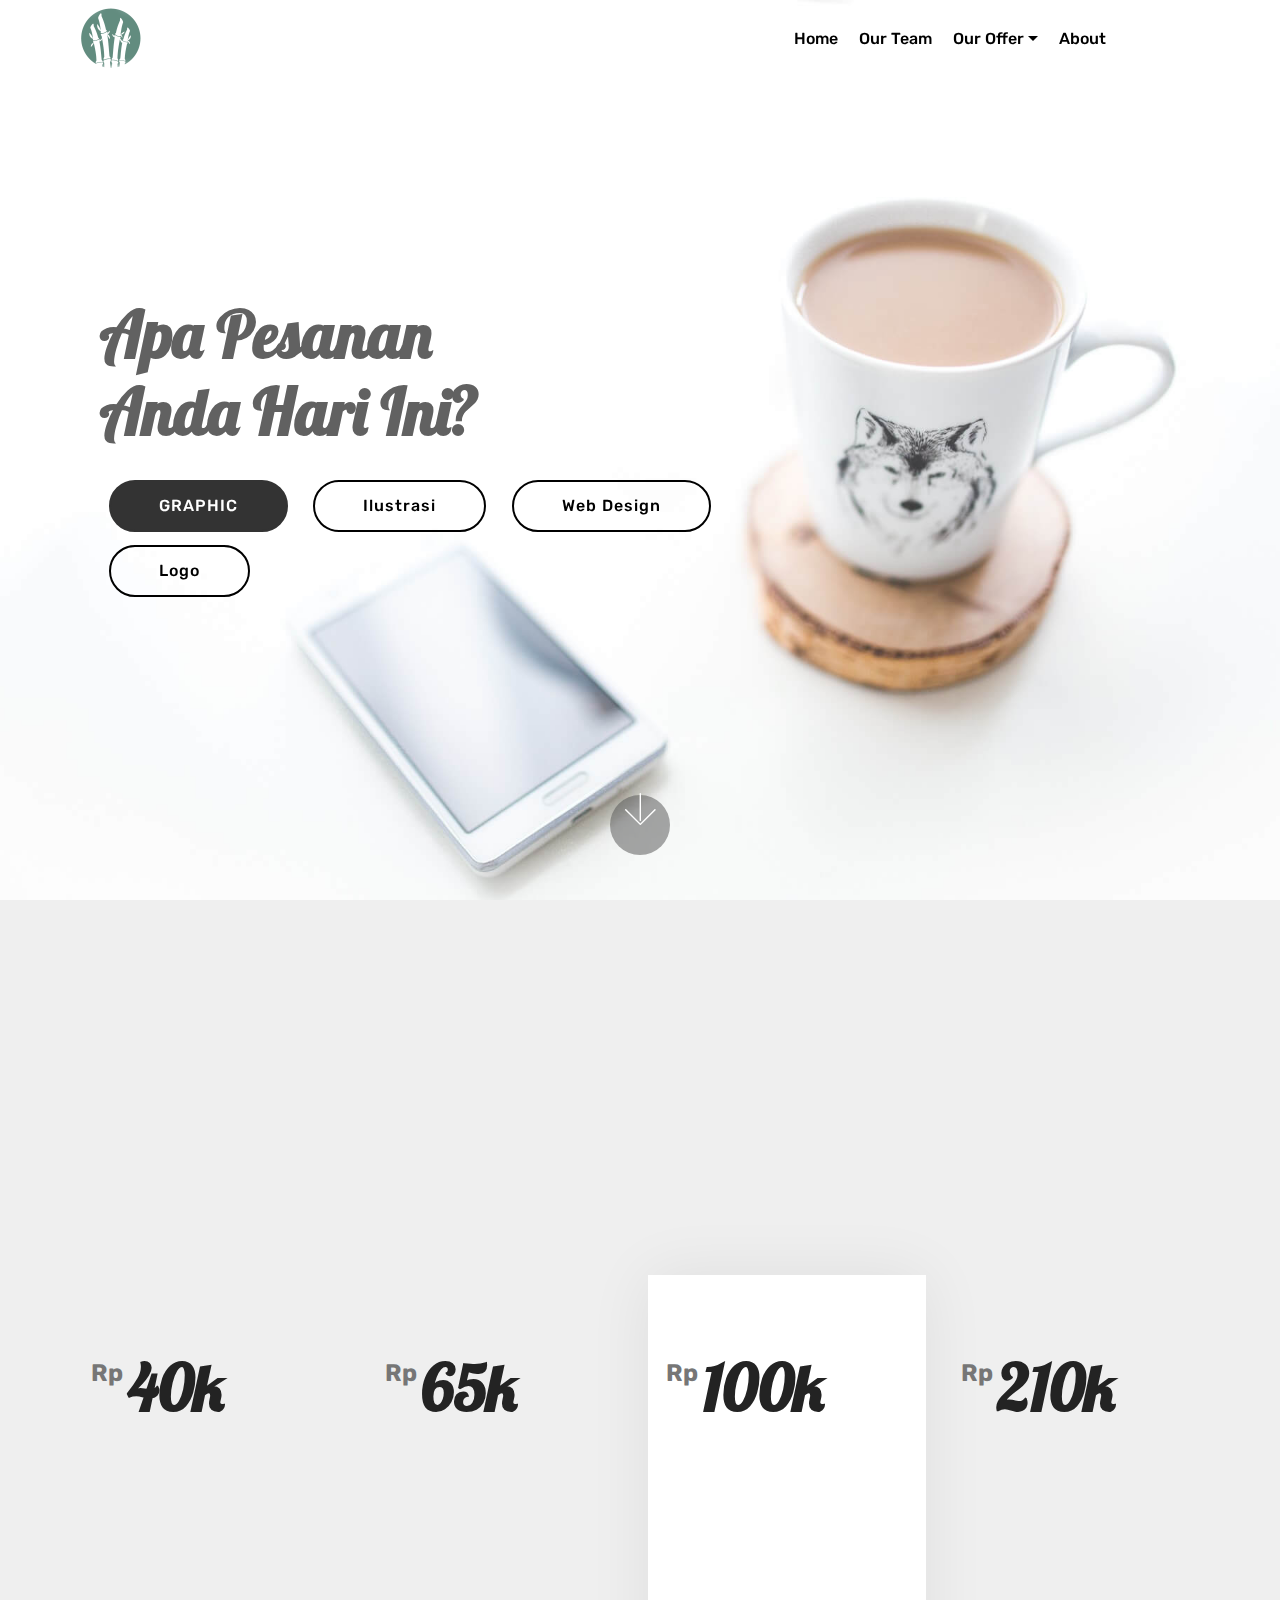
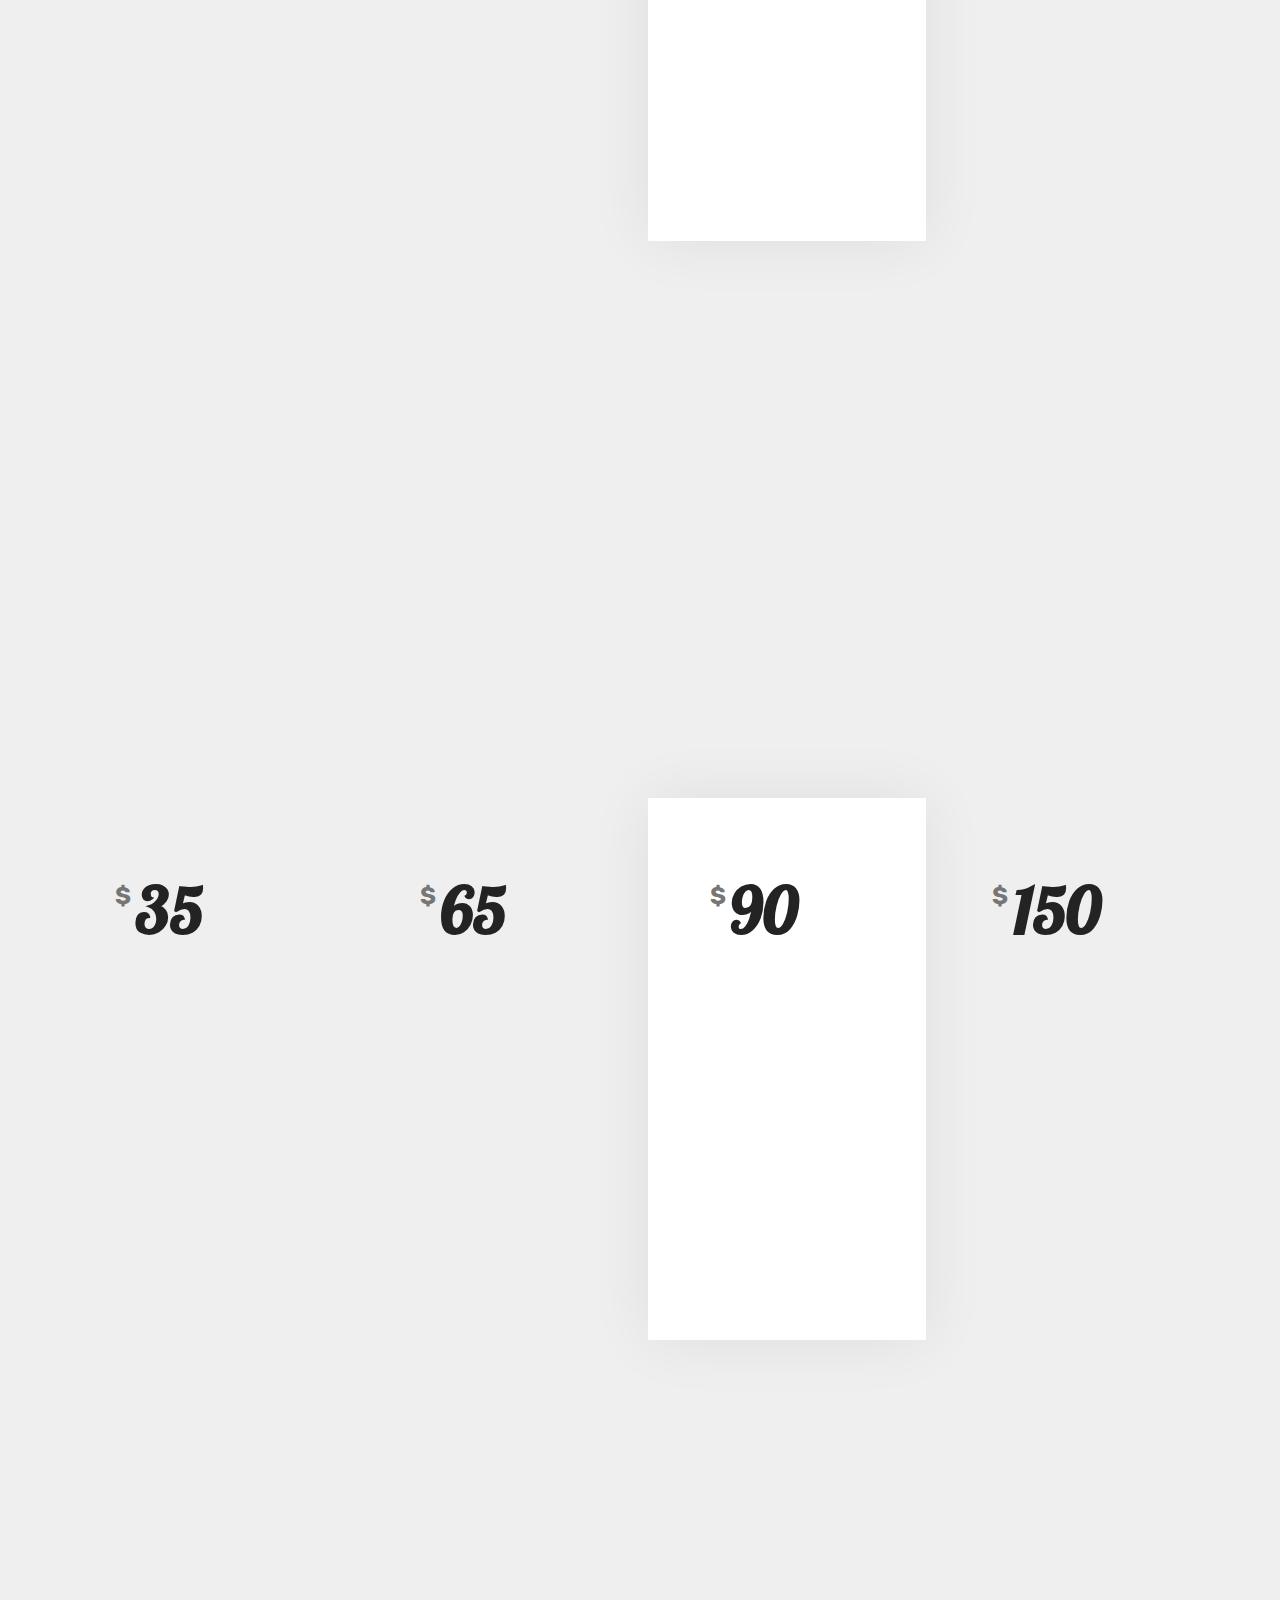
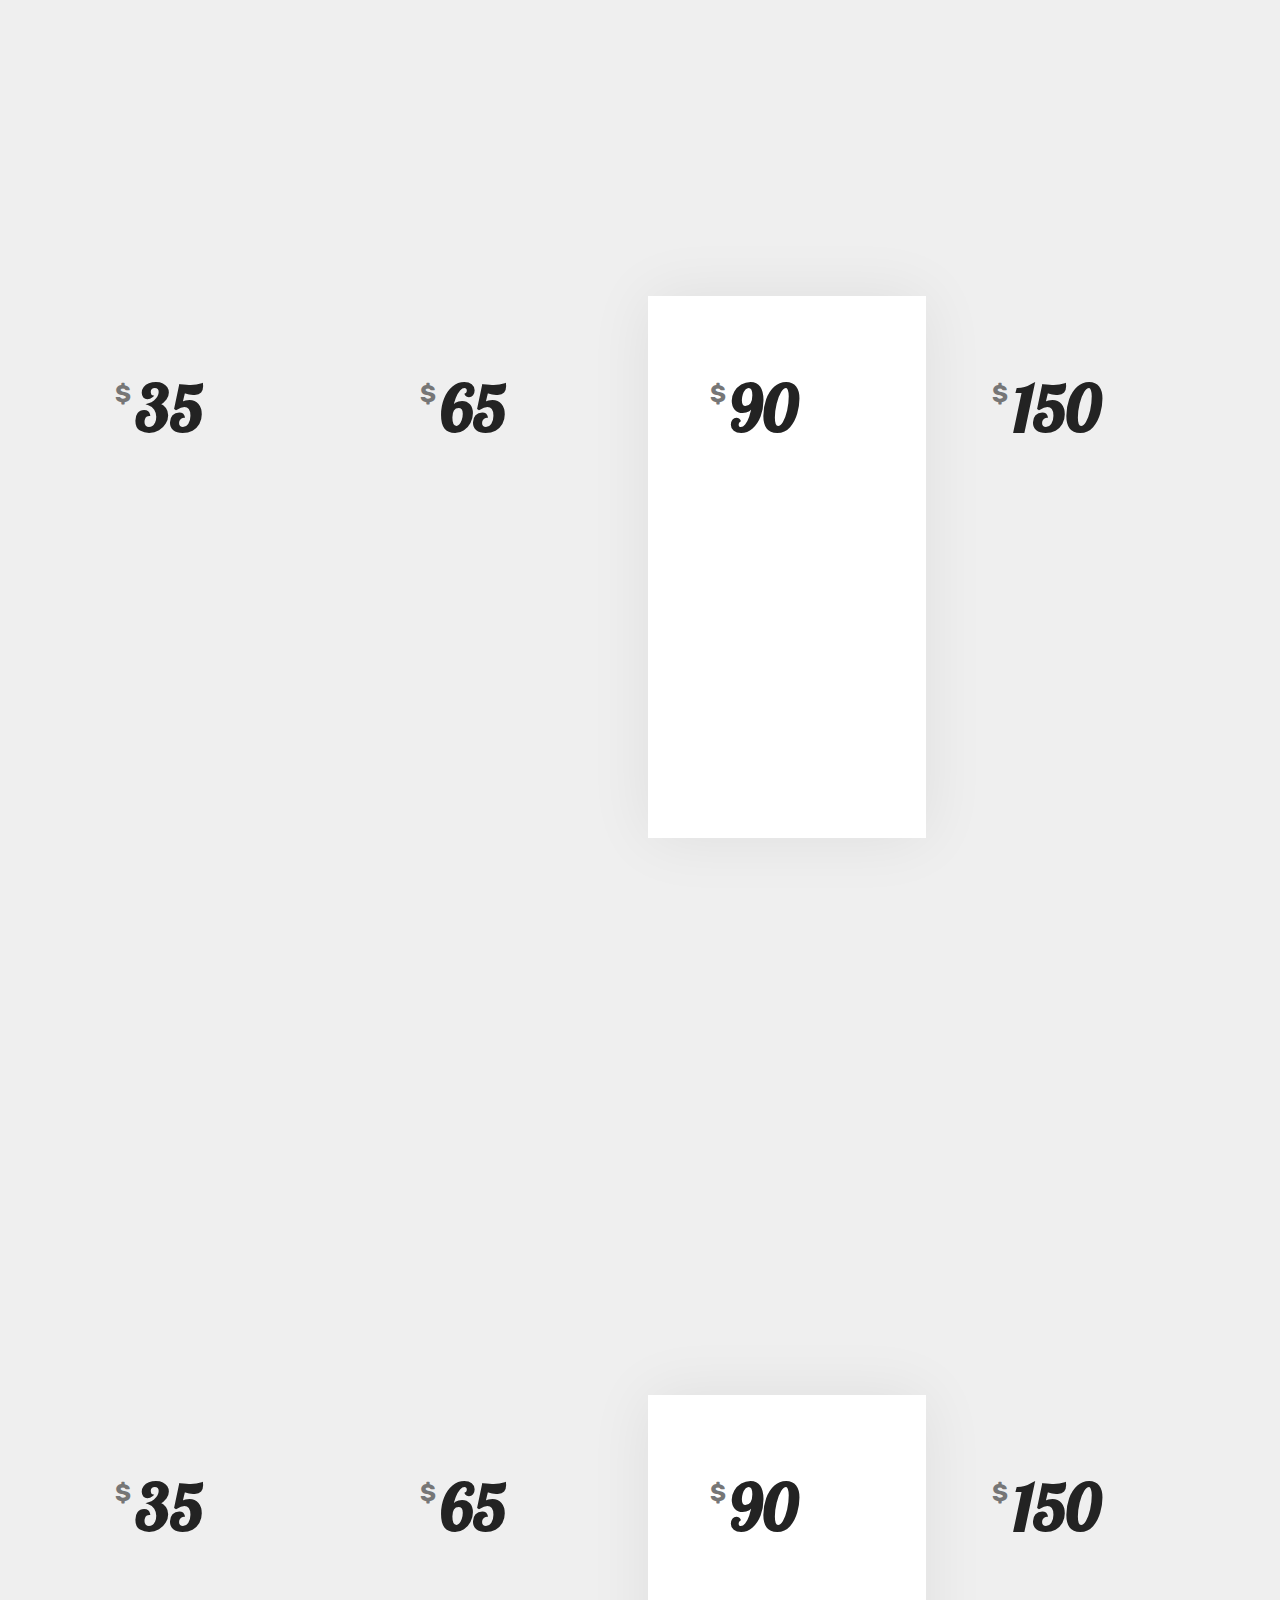
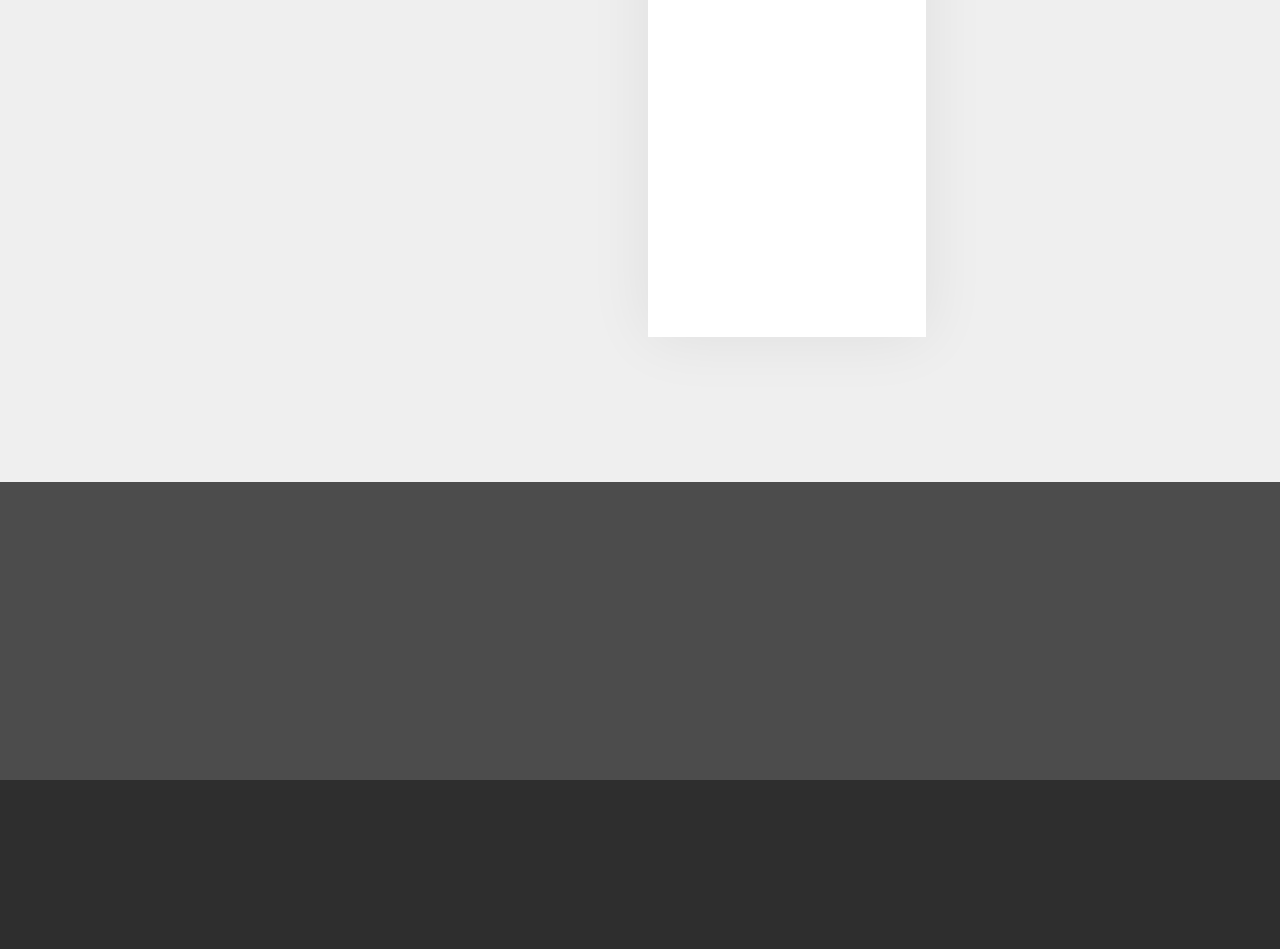
<file: page2.html>
<!DOCTYPE html>
<html >
<head>
  <!-- Site made with Mobirise Website Builder v4.8.7, https://mobirise.com -->
  <meta charset="UTF-8">
  <meta http-equiv="X-UA-Compatible" content="IE=edge">
  <meta name="generator" content="Mobirise v4.8.7, mobirise.com">
  <meta name="viewport" content="width=device-width, initial-scale=1, minimum-scale=1">
  <link rel="shortcut icon" href="assets/images/logo-3-122x122.png" type="image/x-icon">
  <meta name="description" content="Web Site Builder Description">
  <title>Paket</title>
  <link rel="stylesheet" href="assets/web/assets/mobirise-icons/mobirise-icons.css">
  <link rel="stylesheet" href="assets/tether/tether.min.css">
  <link rel="stylesheet" href="assets/soundcloud-plugin/style.css">
  <link rel="stylesheet" href="assets/bootstrap/css/bootstrap.min.css">
  <link rel="stylesheet" href="assets/bootstrap/css/bootstrap-grid.min.css">
  <link rel="stylesheet" href="assets/bootstrap/css/bootstrap-reboot.min.css">
  <link rel="stylesheet" href="assets/socicon/css/styles.css">
  <link rel="stylesheet" href="assets/animatecss/animate.min.css">
  <link rel="stylesheet" href="assets/dropdown/css/style.css">
  <link rel="stylesheet" href="assets/theme/css/style.css">
  <link rel="stylesheet" href="assets/mobirise/css/mbr-additional.css" type="text/css">
  
  
  
</head>
<body>
  <section class="menu cid-r9Qs96fVUJ" once="menu" id="menu1-x">

    

    <nav class="navbar navbar-expand beta-menu navbar-dropdown align-items-center navbar-fixed-top navbar-toggleable-sm bg-color transparent">
        <button class="navbar-toggler navbar-toggler-right" type="button" data-toggle="collapse" data-target="#navbarSupportedContent" aria-controls="navbarSupportedContent" aria-expanded="false" aria-label="Toggle navigation">
            <div class="hamburger">
                <span></span>
                <span></span>
                <span></span>
                <span></span>
            </div>
        </button>
        <div class="menu-logo">
            <div class="navbar-brand">
                <span class="navbar-logo">
                    <a href="index.html">
                         <img src="assets/images/logo-3-122x122.png" alt="Mobirise" title="" style="height: 3.8rem;">
                    </a>
                </span>
                
            </div>
        </div>
        <div class="collapse navbar-collapse" id="navbarSupportedContent">
            <ul class="navbar-nav nav-dropdown nav-right" data-app-modern-menu="true"><li class="nav-item">
                    <a class="nav-link link text-black display-4" href="https://mobirise.co">Home</a>
                </li><li class="nav-item"><a class="nav-link link text-black display-4" href="page1.html">Our Team</a></li><li class="nav-item dropdown open"><a class="nav-link link text-black dropdown-toggle display-4" href="https://mobirise.co" data-toggle="dropdown-submenu" aria-expanded="true">Our Offer</a><div class="dropdown-menu"><a class="text-black dropdown-item display-4" href="page3.html">Logo</a><a class="text-black dropdown-item display-4" href="page4.html" aria-expanded="false">Graphic</a><a class="text-black dropdown-item display-4" href="page5.html" aria-expanded="false">Ilustration</a><a class="text-black dropdown-item display-4" href="https://mobirise.co" aria-expanded="false">Website Design</a><a class="text-black dropdown-item display-4" href="https://mobirise.co" aria-expanded="false">App Design</a><a class="text-black dropdown-item display-4" href="https://mobirise.co" aria-expanded="false">Clothing</a></div></li>
                <li class="nav-item">
                    <a class="nav-link link text-black display-4" href="https://mobirise.co">
                        
                        About &nbsp; &nbsp; &nbsp; &nbsp; &nbsp; &nbsp; &nbsp; &nbsp; &nbsp; &nbsp;&nbsp;</a>
                </li></ul>
            
        </div>
    </nav>
</section>

<section class="engine"><a href="https://mobirise.info/k">how to develop free website</a></section><section class="header9 cid-rauHLaOCF3 mbr-fullscreen mbr-parallax-background" id="header9-2a">

    

    

    <div class="container">
        <div class="media-container-column mbr-white col-md-8">
            <h1 class="mbr-section-title align-left mbr-bold pb-3 mbr-fonts-style display-1">
                Apa Pesanan <br>Anda Hari Ini?</h1>
            
            
            <div class="mbr-section-btn align-left"><a class="btn btn-md btn-black display-4" href="page2.html#content4-22">GRAPHIC</a>
                <a class="btn btn-md btn-black-outline display-4" href="page2.html#content4-2b">Ilustrasi</a> <a class="btn btn-md btn-black-outline display-4" href="page2.html#content4-24">Web Design</a> <a class="btn btn-md btn-black-outline display-4" href="page2.html#content4-23">Logo</a></div>
        </div>
    </div>

    <div class="mbr-arrow hidden-sm-down" aria-hidden="true">
        <a href="#next">
            <i class="mbri-down mbr-iconfont"></i>
        </a>
    </div>
</section>

<section class="mbr-section content4 cid-raueqZBho1" id="content4-22">

    

    <div class="container">
        <div class="media-container-row">
            <div class="title col-12 col-md-8">
                <h2 class="align-center pb-3 mbr-fonts-style display-2">GRAPHIC DESIGN</h2>
                <h3 class="mbr-section-subtitle align-center mbr-light mbr-fonts-style display-5"><p>Pahami Dulu Cara ORDERNYA!</p></h3>
                <div class="mbr-section-btn align-center py-4"><a class="btn btn-primary display-4" href="https://mobirise.co">LEARN MORE</a>
                    <a class="btn btn-black-outline display-4" href="page2.html#pricing-tables2-13">ORDER!</a></div>
            </div>
        </div>
    </div>
</section>

<section class="cid-r9V5F92NUn" id="pricing-tables2-13">

    

    

    <div class="container">
        <div class="media-container-row">

            <div class="plan col-12 mx-2 my-2 justify-content-center col-lg-3">
                <div class="plan-header text-center pt-5">
                    <h3 class="plan-title mbr-fonts-style display-5">
                        Standart
                    </h3>
                    <div class="plan-price">
                        <span class="price-value mbr-fonts-style display-5">Rp</span>
                        <span class="price-figure mbr-fonts-style display-1">
                            40k</span>
                        <small class="price-term mbr-fonts-style display-7">
                            per design</small>
                    </div>
                </div>
                <div class="plan-body">
                    <div class="plan-list align-center">
                        <ul class="list-group list-group-flush mbr-fonts-style display-7">
                            <li class="list-group-item">Teks Teks Teks Teks Teks Teks Teks Teks Teks Teks Teks Teks Teks .</li>
                            <li class="list-group-item">
                                Design Picture</li>
                        </ul>
                    </div>
                    <div class="mbr-section-btn text-center py-4 pb-5"><a href="https://goo.gl/forms/MSc4PCsuvRKPuL643" class="btn btn-primary display-4" target="_blank">BUY NOW</a></div>
                </div>
            </div>

            <div class="plan col-12 mx-2 my-2 justify-content-center col-lg-3">
                <div class="plan-header text-center pt-5">
                    <h3 class="plan-title mbr-fonts-style display-5">
                        Bisnis
                    </h3>
                    <div class="plan-price">
                        <span class="price-value mbr-fonts-style display-5">
                            Rp                        </span>
                        <span class="price-figure mbr-fonts-style display-1">
                            65k</span>
                        <small class="price-term mbr-fonts-style display-7">
                            per design</small>
                    </div>
                </div>
                <div class="plan-body">
                    <div class="plan-list align-center">
                        <ul class="list-group list-group-flush mbr-fonts-style display-7">
                            <li class="list-group-item">Teks Teks Teks Teks Teks Teks Teks Teks Teks Teks Teks Teks Teks .</li>
                            <li class="list-group-item">2 Design File</li>
                            <li class="list-group-item">2 Design Picture</li>
                        </ul>
                    </div>
                    <div class="mbr-section-btn text-center py-4 pb-5"><a href="https://goo.gl/forms/MSc4PCsuvRKPuL643" class="btn btn-primary display-4" target="_blank">BUY NOW</a></div>
                </div>
            </div>

            <div class="plan col-12 mx-2 my-2 justify-content-center favorite col-lg-3">
                <div class="plan-header text-center pt-5">
                    <h3 class="plan-title mbr-fonts-style display-5">
                        Premium
                    </h3>
                    <div class="plan-price">
                        <span class="price-value mbr-fonts-style display-5">
                            Rp                        </span>
                        <span class="price-figure mbr-fonts-style display-1">
                            100k</span>
                        <small class="price-term mbr-fonts-style display-7">
                            per design</small>
                    </div>
                </div>
                <div class="plan-body">
                    <div class="plan-list align-center">
                        <ul class="list-group list-group-flush mbr-fonts-style display-7">
                            <li class="list-group-item">Teks Teks Teks Teks Teks Teks Teks Teks Teks Teks Teks Teks Teks .</li>
                            <li class="list-group-item">3 Design File</li>
                            <li class="list-group-item">3 Design File</li>
                            <li class="list-group-item">Custom Print (<a href="page6.html" target="_blank">Ketentuan Kami</a>)</li>
                        </ul>
                    </div>
                    <div class="mbr-section-btn text-center py-4 pb-5"><a href="https://goo.gl/forms/MSc4PCsuvRKPuL643" class="btn btn-primary display-4" target="_blank">BUY NOW</a></div>
                </div>
            </div>

            <div class="plan col-12 mx-2 my-2 justify-content-center col-lg-3">
                <div class="plan-header text-center pt-5">
                    <h3 class="plan-title mbr-fonts-style display-5">
                        Ultimate
                    </h3>
                    <div class="plan-price">
                        <span class="price-value mbr-fonts-style display-5">
                            Rp                        </span>
                        <span class="price-figure mbr-fonts-style display-1">210k</span>
                        <small class="price-term mbr-fonts-style display-7">
                            per design</small>
                    </div>
                </div>
                <div class="plan-body">
                    <div class="plan-list align-center">
                        <ul class="list-group list-group-flush mbr-fonts-style display-7">
                            <li class="list-group-item">Teks Teks Teks Teks Teks Teks Teks Teks Teks Teks Teks Teks Teks .</li>
                            <li class="list-group-item">4 Design File
</li><li class="list-group-item">4 Design File
</li><li class="list-group-item">Custom Print (<a href="page6.html" target="_blank">Ketentuan Kami</a>)</li>
                            <li class="list-group-item">
                                24/7 Support</li>
                        </ul>
                    </div>
                    <div class="mbr-section-btn text-center py-4 pb-5"><a href="https://goo.gl/forms/MSc4PCsuvRKPuL643" class="btn btn-primary display-4" target="_blank">BUY NOW</a></div>
                </div>
            </div>

        </div>
    </div>
</section>

<section class="mbr-section content4 cid-raueDQGODi" id="content4-23">

    

    <div class="container">
        <div class="media-container-row">
            <div class="title col-12 col-md-8">
                <h2 class="align-center pb-3 mbr-fonts-style display-2">LOGO CREATION</h2>
                <h3 class="mbr-section-subtitle align-center mbr-light mbr-fonts-style display-5">Pahami Dulu Cara ORDERNYA!</h3>
                <div class="mbr-section-btn align-center py-4"><a class="btn btn-primary display-4" href="https://mobirise.co">LEARN MORE</a>
                    <a class="btn btn-black-outline display-4" href="page2.html#pricing-tables2-25">ORDER!</a></div>
            </div>
        </div>
    </div>
</section>

<section class="cid-raueT7yzKS" id="pricing-tables2-25">

    

    

    <div class="container">
        <div class="media-container-row">

            <div class="plan col-12 mx-2 my-2 justify-content-center col-lg-3">
                <div class="plan-header text-center pt-5">
                    <h3 class="plan-title mbr-fonts-style display-5">
                        Standart
                    </h3>
                    <div class="plan-price">
                        <span class="price-value mbr-fonts-style display-5">
                            $
                        </span>
                        <span class="price-figure mbr-fonts-style display-1">
                            35</span>
                        <small class="price-term mbr-fonts-style display-7">
                            per month
                        </small>
                    </div>
                </div>
                <div class="plan-body">
                    <div class="plan-list align-center">
                        <ul class="list-group list-group-flush mbr-fonts-style display-7">
                            <li class="list-group-item">
                                Mobirise is perfect for non-techies who are not familiar with web development.
                            </li>
                            <li class="list-group-item">
                                5 GB Bandwidth
                            </li>
                        </ul>
                    </div>
                    <div class="mbr-section-btn text-center py-4 pb-5"><a href="https://goo.gl/forms/ArcYwV8MhntifiA52" class="btn btn-primary display-4" target="_blank">BUY NOW</a></div>
                </div>
            </div>

            <div class="plan col-12 mx-2 my-2 justify-content-center col-lg-3">
                <div class="plan-header text-center pt-5">
                    <h3 class="plan-title mbr-fonts-style display-5">
                        Buisness
                    </h3>
                    <div class="plan-price">
                        <span class="price-value mbr-fonts-style display-5">
                            $
                        </span>
                        <span class="price-figure mbr-fonts-style display-1">
                            65</span>
                        <small class="price-term mbr-fonts-style display-7">
                            per day
                        </small>
                    </div>
                </div>
                <div class="plan-body">
                    <div class="plan-list align-center">
                        <ul class="list-group list-group-flush mbr-fonts-style display-7">
                            <li class="list-group-item">
                                Mobirise is perfect for non-techies who are not familiar with web development.
                            </li>
                            <li class="list-group-item">
                                10 GB Bandwidth
                            </li>
                            <li class="list-group-item">
                                Free Domain
                            </li>
                        </ul>
                    </div>
                    <div class="mbr-section-btn text-center py-4 pb-5"><a href="https://goo.gl/forms/ArcYwV8MhntifiA52" class="btn btn-primary display-4" target="_blank">BUY NOW</a></div>
                </div>
            </div>

            <div class="plan col-12 mx-2 my-2 justify-content-center favorite col-lg-3">
                <div class="plan-header text-center pt-5">
                    <h3 class="plan-title mbr-fonts-style display-5">
                        Premium
                    </h3>
                    <div class="plan-price">
                        <span class="price-value mbr-fonts-style display-5">
                            $
                        </span>
                        <span class="price-figure mbr-fonts-style display-1">
                            90</span>
                        <small class="price-term mbr-fonts-style display-7">
                            per year
                        </small>
                    </div>
                </div>
                <div class="plan-body">
                    <div class="plan-list align-center">
                        <ul class="list-group list-group-flush mbr-fonts-style display-7">
                            <li class="list-group-item">
                                Mobirise is perfect for non-techies who are not familiar with web development.
                            </li>
                            <li class="list-group-item">
                                15 GB Bandwidth
                            </li>
                            <li class="list-group-item">
                                Free Domain
                            </li>
                            <li class="list-group-item">
                                Backup
                            </li>
                        </ul>
                    </div>
                    <div class="mbr-section-btn text-center py-4 pb-5"><a href="https://goo.gl/forms/ArcYwV8MhntifiA52" class="btn btn-primary display-4" target="_blank">BUY NOW</a></div>
                </div>
            </div>

            <div class="plan col-12 mx-2 my-2 justify-content-center col-lg-3">
                <div class="plan-header text-center pt-5">
                    <h3 class="plan-title mbr-fonts-style display-5">
                        Ultimate
                    </h3>
                    <div class="plan-price">
                        <span class="price-value mbr-fonts-style display-5">
                            $
                        </span>
                        <span class="price-figure mbr-fonts-style display-1">
                            150</span>
                        <small class="price-term mbr-fonts-style display-7">
                            per hour
                        </small>
                    </div>
                </div>
                <div class="plan-body">
                    <div class="plan-list align-center">
                        <ul class="list-group list-group-flush mbr-fonts-style display-7">
                            <li class="list-group-item">
                                Mobirise is perfect for non-techies who are not familiar with web development.
                            </li>
                            <li class="list-group-item">
                                10 GB Bandwidth
                            </li>
                            <li class="list-group-item">
                                Free Domain
                            </li>
                            <li class="list-group-item">
                                Backup
                            </li>
                            <li class="list-group-item">
                                24/7 Support
                            </li>
                        </ul>
                    </div>
                    <div class="mbr-section-btn text-center py-4 pb-5"><a href="https://goo.gl/forms/ArcYwV8MhntifiA52" class="btn btn-primary display-4" target="_blank">BUY NOW</a></div>
                </div>
            </div>

        </div>
    </div>
</section>

<section class="mbr-section content4 cid-raueEj4NQh" id="content4-24">

    

    <div class="container">
        <div class="media-container-row">
            <div class="title col-12 col-md-8">
                <h2 class="align-center pb-3 mbr-fonts-style display-2">WEB DESIGN</h2>
                <h3 class="mbr-section-subtitle align-center mbr-light mbr-fonts-style display-5">Pahami Dulu Cara ORDERNYA!</h3>
                <div class="mbr-section-btn align-center py-4"><a class="btn btn-primary display-4" href="https://mobirise.co">LEARN MORE</a>
                    <a class="btn btn-black-outline display-4" href="page2.html#pricing-tables2-26">ORDER!<br></a></div>
            </div>
        </div>
    </div>
</section>

<section class="cid-raufdKdYOi" id="pricing-tables2-26">

    

    

    <div class="container">
        <div class="media-container-row">

            <div class="plan col-12 mx-2 my-2 justify-content-center col-lg-3">
                <div class="plan-header text-center pt-5">
                    <h3 class="plan-title mbr-fonts-style display-5">
                        Standart
                    </h3>
                    <div class="plan-price">
                        <span class="price-value mbr-fonts-style display-5">
                            $
                        </span>
                        <span class="price-figure mbr-fonts-style display-1">
                            35</span>
                        <small class="price-term mbr-fonts-style display-7">
                            per month
                        </small>
                    </div>
                </div>
                <div class="plan-body">
                    <div class="plan-list align-center">
                        <ul class="list-group list-group-flush mbr-fonts-style display-7">
                            <li class="list-group-item">
                                Mobirise is perfect for non-techies who are not familiar with web development.
                            </li>
                            <li class="list-group-item">
                                5 GB Bandwidth
                            </li>
                        </ul>
                    </div>
                    <div class="mbr-section-btn text-center py-4 pb-5"><a href="https://goo.gl/forms/3sBF1tf72cJu4E7v2" class="btn btn-primary display-4" target="_blank">BUY NOW</a></div>
                </div>
            </div>

            <div class="plan col-12 mx-2 my-2 justify-content-center col-lg-3">
                <div class="plan-header text-center pt-5">
                    <h3 class="plan-title mbr-fonts-style display-5">
                        Buisness
                    </h3>
                    <div class="plan-price">
                        <span class="price-value mbr-fonts-style display-5">
                            $
                        </span>
                        <span class="price-figure mbr-fonts-style display-1">
                            65</span>
                        <small class="price-term mbr-fonts-style display-7">
                            per day
                        </small>
                    </div>
                </div>
                <div class="plan-body">
                    <div class="plan-list align-center">
                        <ul class="list-group list-group-flush mbr-fonts-style display-7">
                            <li class="list-group-item">
                                Mobirise is perfect for non-techies who are not familiar with web development.
                            </li>
                            <li class="list-group-item">
                                10 GB Bandwidth
                            </li>
                            <li class="list-group-item">
                                Free Domain
                            </li>
                        </ul>
                    </div>
                    <div class="mbr-section-btn text-center py-4 pb-5"><a href="https://goo.gl/forms/3sBF1tf72cJu4E7v2" class="btn btn-primary display-4" target="_blank">BUY NOW</a></div>
                </div>
            </div>

            <div class="plan col-12 mx-2 my-2 justify-content-center favorite col-lg-3">
                <div class="plan-header text-center pt-5">
                    <h3 class="plan-title mbr-fonts-style display-5">
                        Premium
                    </h3>
                    <div class="plan-price">
                        <span class="price-value mbr-fonts-style display-5">
                            $
                        </span>
                        <span class="price-figure mbr-fonts-style display-1">
                            90</span>
                        <small class="price-term mbr-fonts-style display-7">
                            per year
                        </small>
                    </div>
                </div>
                <div class="plan-body">
                    <div class="plan-list align-center">
                        <ul class="list-group list-group-flush mbr-fonts-style display-7">
                            <li class="list-group-item">
                                Mobirise is perfect for non-techies who are not familiar with web development.
                            </li>
                            <li class="list-group-item">
                                15 GB Bandwidth
                            </li>
                            <li class="list-group-item">
                                Free Domain
                            </li>
                            <li class="list-group-item">
                                Backup
                            </li>
                        </ul>
                    </div>
                    <div class="mbr-section-btn text-center py-4 pb-5"><a href="https://goo.gl/forms/3sBF1tf72cJu4E7v2" class="btn btn-primary display-4" target="_blank">BUY NOW</a></div>
                </div>
            </div>

            <div class="plan col-12 mx-2 my-2 justify-content-center col-lg-3">
                <div class="plan-header text-center pt-5">
                    <h3 class="plan-title mbr-fonts-style display-5">
                        Ultimate
                    </h3>
                    <div class="plan-price">
                        <span class="price-value mbr-fonts-style display-5">
                            $
                        </span>
                        <span class="price-figure mbr-fonts-style display-1">
                            150</span>
                        <small class="price-term mbr-fonts-style display-7">
                            per hour
                        </small>
                    </div>
                </div>
                <div class="plan-body">
                    <div class="plan-list align-center">
                        <ul class="list-group list-group-flush mbr-fonts-style display-7">
                            <li class="list-group-item">
                                Mobirise is perfect for non-techies who are not familiar with web development.
                            </li>
                            <li class="list-group-item">
                                10 GB Bandwidth
                            </li>
                            <li class="list-group-item">
                                Free Domain
                            </li>
                            <li class="list-group-item">
                                Backup
                            </li>
                            <li class="list-group-item">
                                24/7 Support
                            </li>
                        </ul>
                    </div>
                    <div class="mbr-section-btn text-center py-4 pb-5"><a href="https://goo.gl/forms/3sBF1tf72cJu4E7v2" class="btn btn-primary display-4" target="_blank">BUY NOW</a></div>
                </div>
            </div>

        </div>
    </div>
</section>

<section class="mbr-section content4 cid-rauIObdiSJ" id="content4-2b">

    

    <div class="container">
        <div class="media-container-row">
            <div class="title col-12 col-md-8">
                <h2 class="align-center pb-3 mbr-fonts-style display-2">Ilustrasi</h2>
                <h3 class="mbr-section-subtitle align-center mbr-light mbr-fonts-style display-5">Pahami Dulu Cara ORDERNYA!</h3>
                <div class="mbr-section-btn align-center py-4"><a class="btn btn-primary display-4" href="https://mobirise.co">LEARN MORE</a>
                    <a class="btn btn-black-outline display-4" href="page2.html#pricing-tables2-2c">ORDER!<br></a></div>
            </div>
        </div>
    </div>
</section>

<section class="cid-rauIRTTPPY" id="pricing-tables2-2c">

    

    

    <div class="container">
        <div class="media-container-row">

            <div class="plan col-12 mx-2 my-2 justify-content-center col-lg-3">
                <div class="plan-header text-center pt-5">
                    <h3 class="plan-title mbr-fonts-style display-5">
                        Standart
                    </h3>
                    <div class="plan-price">
                        <span class="price-value mbr-fonts-style display-5">
                            $
                        </span>
                        <span class="price-figure mbr-fonts-style display-1">
                            35</span>
                        <small class="price-term mbr-fonts-style display-7">
                            per month
                        </small>
                    </div>
                </div>
                <div class="plan-body">
                    <div class="plan-list align-center">
                        <ul class="list-group list-group-flush mbr-fonts-style display-7">
                            <li class="list-group-item">
                                Mobirise is perfect for non-techies who are not familiar with web development.
                            </li>
                            <li class="list-group-item">
                                5 GB Bandwidth
                            </li>
                        </ul>
                    </div>
                    <div class="mbr-section-btn text-center py-4 pb-5"><a href="https://goo.gl/forms/NKwioeRmycqjaSXu1" class="btn btn-primary display-4" target="_blank">BUY NOW</a></div>
                </div>
            </div>

            <div class="plan col-12 mx-2 my-2 justify-content-center col-lg-3">
                <div class="plan-header text-center pt-5">
                    <h3 class="plan-title mbr-fonts-style display-5">
                        Buisness
                    </h3>
                    <div class="plan-price">
                        <span class="price-value mbr-fonts-style display-5">
                            $
                        </span>
                        <span class="price-figure mbr-fonts-style display-1">
                            65</span>
                        <small class="price-term mbr-fonts-style display-7">
                            per day
                        </small>
                    </div>
                </div>
                <div class="plan-body">
                    <div class="plan-list align-center">
                        <ul class="list-group list-group-flush mbr-fonts-style display-7">
                            <li class="list-group-item">
                                Mobirise is perfect for non-techies who are not familiar with web development.
                            </li>
                            <li class="list-group-item">
                                10 GB Bandwidth
                            </li>
                            <li class="list-group-item">
                                Free Domain
                            </li>
                        </ul>
                    </div>
                    <div class="mbr-section-btn text-center py-4 pb-5"><a href="https://goo.gl/forms/NKwioeRmycqjaSXu1" class="btn btn-primary display-4" target="_blank">BUY NOW</a></div>
                </div>
            </div>

            <div class="plan col-12 mx-2 my-2 justify-content-center favorite col-lg-3">
                <div class="plan-header text-center pt-5">
                    <h3 class="plan-title mbr-fonts-style display-5">
                        Premium
                    </h3>
                    <div class="plan-price">
                        <span class="price-value mbr-fonts-style display-5">
                            $
                        </span>
                        <span class="price-figure mbr-fonts-style display-1">
                            90</span>
                        <small class="price-term mbr-fonts-style display-7">
                            per year
                        </small>
                    </div>
                </div>
                <div class="plan-body">
                    <div class="plan-list align-center">
                        <ul class="list-group list-group-flush mbr-fonts-style display-7">
                            <li class="list-group-item">
                                Mobirise is perfect for non-techies who are not familiar with web development.
                            </li>
                            <li class="list-group-item">
                                15 GB Bandwidth
                            </li>
                            <li class="list-group-item">
                                Free Domain
                            </li>
                            <li class="list-group-item">
                                Backup
                            </li>
                        </ul>
                    </div>
                    <div class="mbr-section-btn text-center py-4 pb-5"><a href="https://goo.gl/forms/NKwioeRmycqjaSXu1" class="btn btn-primary display-4" target="_blank">BUY NOW</a></div>
                </div>
            </div>

            <div class="plan col-12 mx-2 my-2 justify-content-center col-lg-3">
                <div class="plan-header text-center pt-5">
                    <h3 class="plan-title mbr-fonts-style display-5">
                        Ultimate
                    </h3>
                    <div class="plan-price">
                        <span class="price-value mbr-fonts-style display-5">
                            $
                        </span>
                        <span class="price-figure mbr-fonts-style display-1">
                            150</span>
                        <small class="price-term mbr-fonts-style display-7">
                            per hour
                        </small>
                    </div>
                </div>
                <div class="plan-body">
                    <div class="plan-list align-center">
                        <ul class="list-group list-group-flush mbr-fonts-style display-7">
                            <li class="list-group-item">
                                Mobirise is perfect for non-techies who are not familiar with web development.
                            </li>
                            <li class="list-group-item">
                                10 GB Bandwidth
                            </li>
                            <li class="list-group-item">
                                Free Domain
                            </li>
                            <li class="list-group-item">
                                Backup
                            </li>
                            <li class="list-group-item">
                                24/7 Support
                            </li>
                        </ul>
                    </div>
                    <div class="mbr-section-btn text-center py-4 pb-5"><a href="https://goo.gl/forms/NKwioeRmycqjaSXu1" class="btn btn-primary display-4" target="_blank">BUY NOW</a></div>
                </div>
            </div>

        </div>
    </div>
</section>

<section class="mbr-section info2 cid-rauG8UbV8a mbr-parallax-background" id="info2-27">

    

    <div class="mbr-overlay" style="opacity: 0.8; background-color: rgb(35, 35, 35);">
    </div>

    <div class="container">
        <div class="row main justify-content-center">
            <div class="media-container-column col-12 col-lg-3 col-md-4">
                <div class="mbr-section-btn align-left py-4"><a class="btn btn-primary display-4" href="https://goo.gl/forms/XnaVTDegWAfnA4wr1" target="_blank"><span class="mbri-cart-add mbr-iconfont mbr-iconfont-btn"></span>MORE</a></div>
            </div>
            <div class="media-container-column title col-12 col-lg-7 col-md-6">
                <h2 class="align-right mbr-bold mbr-white pb-3 mbr-fonts-style display-2">Memesan Lebih Dari Satu?</h2>
                <h3 class="mbr-section-subtitle align-right mbr-light mbr-white mbr-fonts-style display-5">
                    Tentu Bisa Kami Menyediakan Sesuaikan Kebutuhan Anda</h3>
            </div>
        </div>
    </div>
</section>

<section once="" class="cid-r9QJFfl7Nd" id="footer7-y">

    

    

    <div class="container">
        <div class="media-container-row align-center mbr-white">
            <div class="row row-links">
                <ul class="foot-menu">
                    
                    
                    
                    
                    
                <li class="foot-menu-item mbr-fonts-style display-7">
                        <a class="text-white mbr-bold" href="#" target="_blank">About us</a>
                    </li><li class="foot-menu-item mbr-fonts-style display-7">
                        <a class="text-white mbr-bold" href="#" target="_blank">Services</a>
                    </li><li class="foot-menu-item mbr-fonts-style display-7">
                        <a class="text-white mbr-bold" href="#" target="_blank">Get In Touch</a>
                    </li><li class="foot-menu-item mbr-fonts-style display-7">
                        <a class="text-white mbr-bold" href="#" target="_blank">Careers</a>
                    </li><li class="foot-menu-item mbr-fonts-style display-7">
                        <a class="text-white mbr-bold" href="#" target="_blank">Work</a>
                    </li></ul>
            </div>
            <div class="row social-row">
                <div class="social-list align-right pb-2">
                    
                    
                    
                    
                    
                    
                <div class="soc-item">
                        <a href="https://twitter.com/mobirise" target="_blank">
                            <span class="mbr-iconfont mbr-iconfont-social socicon-facebook socicon"></span>
                        </a>
                    </div><div class="soc-item">
                        <a href="https://instagram.com/rebung" target="_blank">
                            <span class="mbr-iconfont mbr-iconfont-social socicon-instagram socicon"></span>
                        </a>
                    </div><div class="soc-item">
                        <a href="mailto:rebungcreativemedia@gmail.com">
                            <span class="mbr-iconfont mbr-iconfont-social socicon-mail socicon"></span>
                        </a>
                    </div></div>
            </div>
            <div class="row row-copirayt">
                <p class="mbr-text mb-0 mbr-fonts-style mbr-white align-center display-7">
                    © Copyright 2018 Rebung</p>
            </div>
        </div>
    </div>
</section>


  <script src="assets/web/assets/jquery/jquery.min.js"></script>
  <script src="assets/popper/popper.min.js"></script>
  <script src="assets/tether/tether.min.js"></script>
  <script src="assets/bootstrap/js/bootstrap.min.js"></script>
  <script src="assets/smoothscroll/smooth-scroll.js"></script>
  <script src="assets/viewportchecker/jquery.viewportchecker.js"></script>
  <script src="assets/dropdown/js/script.min.js"></script>
  <script src="assets/touchswipe/jquery.touch-swipe.min.js"></script>
  <script src="assets/parallax/jarallax.min.js"></script>
  <script src="assets/theme/js/script.js"></script>
  
  
 <div id="scrollToTop" class="scrollToTop mbr-arrow-up"><a style="text-align: center;"><i></i></a></div>
    <input name="animation" type="hidden">
  </body>
</html>
</file>
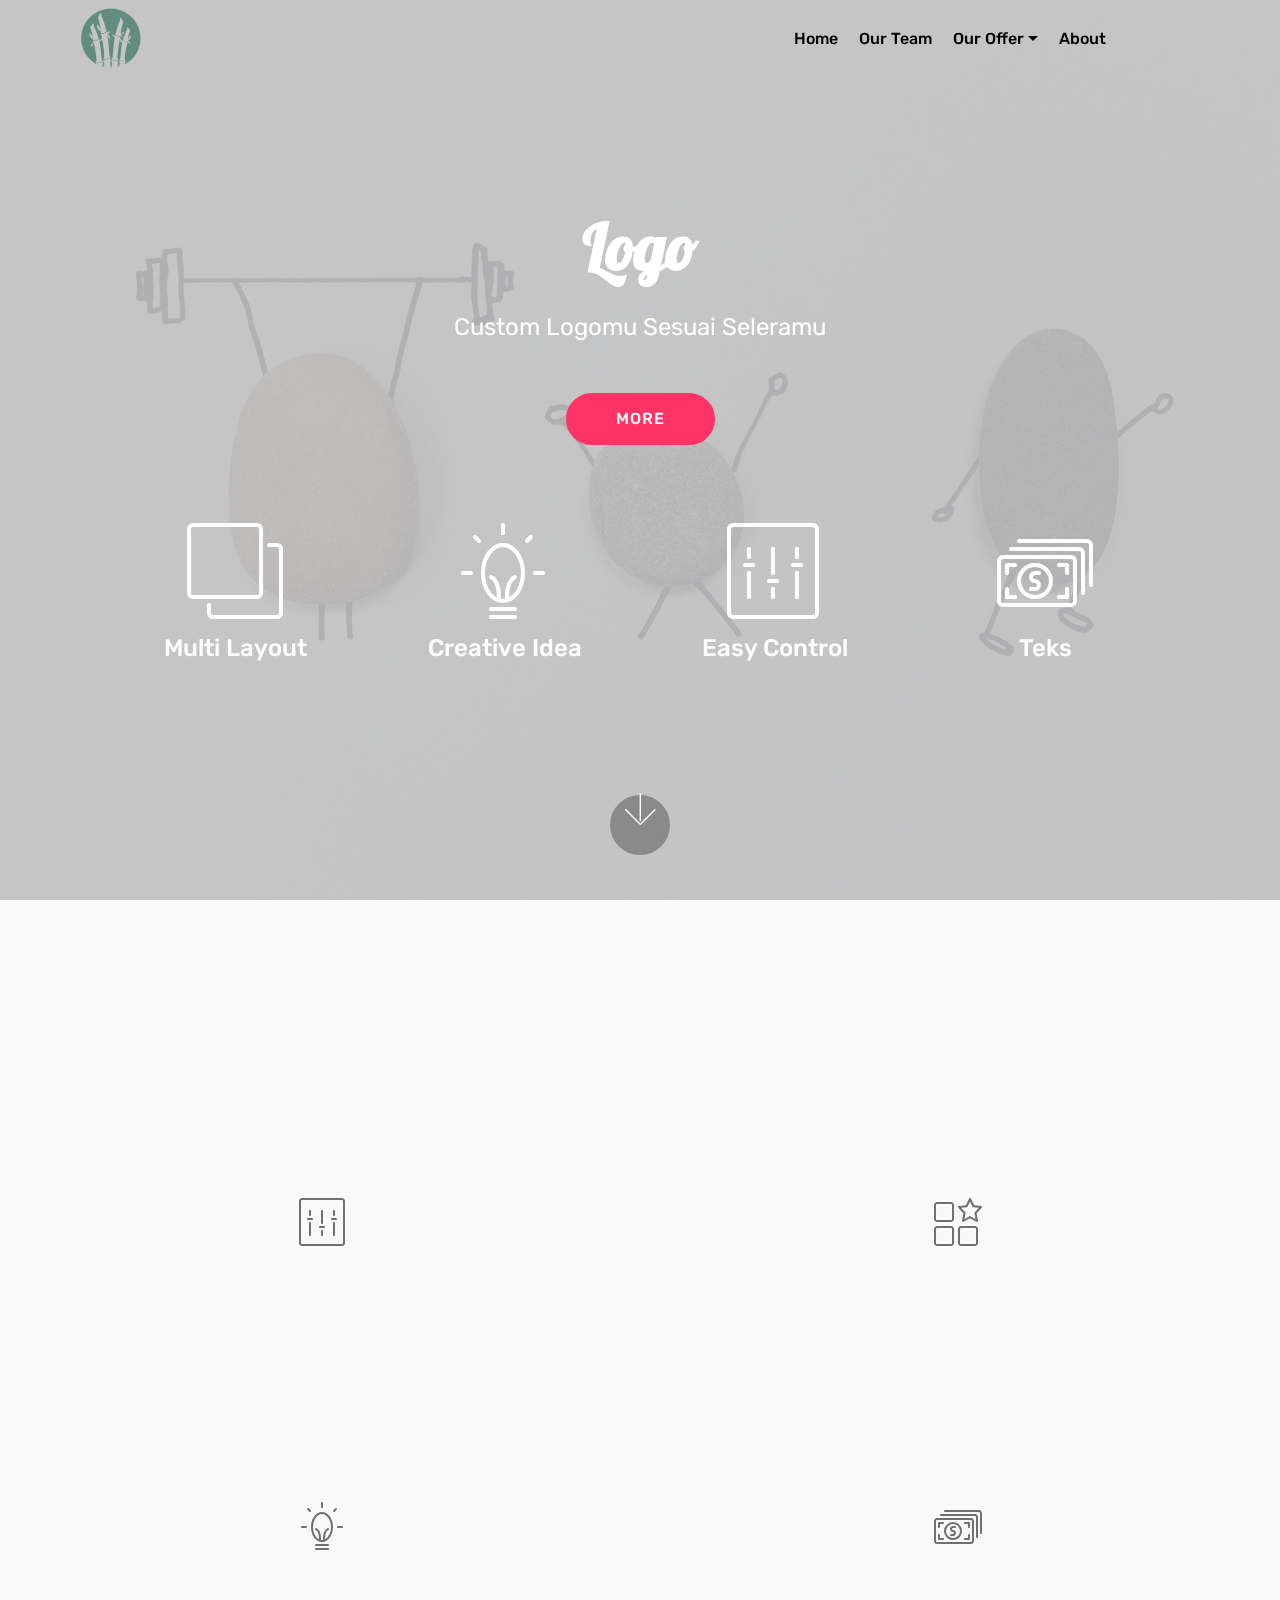
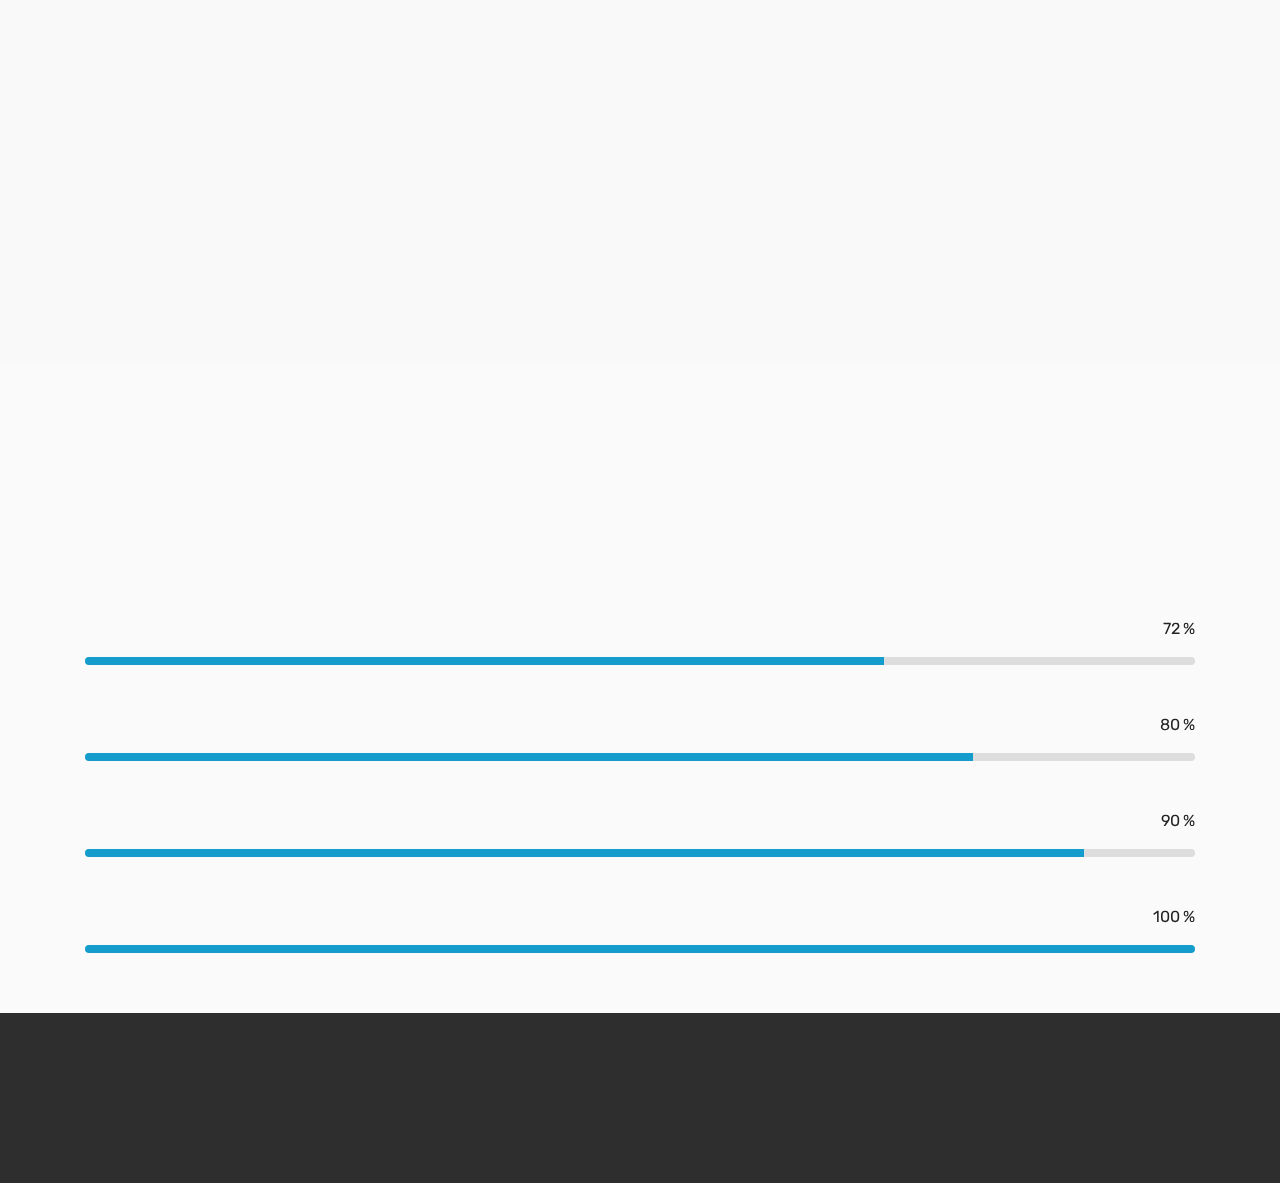
<file: page3.html>
<!DOCTYPE html>
<html >
<head>
  <!-- Site made with Mobirise Website Builder v4.8.7, https://mobirise.com -->
  <meta charset="UTF-8">
  <meta http-equiv="X-UA-Compatible" content="IE=edge">
  <meta name="generator" content="Mobirise v4.8.7, mobirise.com">
  <meta name="viewport" content="width=device-width, initial-scale=1, minimum-scale=1">
  <link rel="shortcut icon" href="assets/images/logo-3-122x122.png" type="image/x-icon">
  <meta name="description" content="Web Page Creator Description">
  <title>Logo</title>
  <link rel="stylesheet" href="assets/web/assets/mobirise-icons/mobirise-icons.css">
  <link rel="stylesheet" href="assets/tether/tether.min.css">
  <link rel="stylesheet" href="assets/soundcloud-plugin/style.css">
  <link rel="stylesheet" href="assets/bootstrap/css/bootstrap.min.css">
  <link rel="stylesheet" href="assets/bootstrap/css/bootstrap-grid.min.css">
  <link rel="stylesheet" href="assets/bootstrap/css/bootstrap-reboot.min.css">
  <link rel="stylesheet" href="assets/socicon/css/styles.css">
  <link rel="stylesheet" href="assets/animatecss/animate.min.css">
  <link rel="stylesheet" href="assets/dropdown/css/style.css">
  <link rel="stylesheet" href="assets/theme/css/style.css">
  <link rel="stylesheet" href="assets/mobirise/css/mbr-additional.css" type="text/css">
  
  
  
</head>
<body>
  <section class="menu cid-r9Qs96fVUJ" once="menu" id="menu1-15">

    

    <nav class="navbar navbar-expand beta-menu navbar-dropdown align-items-center navbar-fixed-top navbar-toggleable-sm bg-color transparent">
        <button class="navbar-toggler navbar-toggler-right" type="button" data-toggle="collapse" data-target="#navbarSupportedContent" aria-controls="navbarSupportedContent" aria-expanded="false" aria-label="Toggle navigation">
            <div class="hamburger">
                <span></span>
                <span></span>
                <span></span>
                <span></span>
            </div>
        </button>
        <div class="menu-logo">
            <div class="navbar-brand">
                <span class="navbar-logo">
                    <a href="index.html">
                         <img src="assets/images/logo-3-122x122.png" alt="Mobirise" title="" style="height: 3.8rem;">
                    </a>
                </span>
                
            </div>
        </div>
        <div class="collapse navbar-collapse" id="navbarSupportedContent">
            <ul class="navbar-nav nav-dropdown nav-right" data-app-modern-menu="true"><li class="nav-item">
                    <a class="nav-link link text-black display-4" href="https://mobirise.co">Home</a>
                </li><li class="nav-item"><a class="nav-link link text-black display-4" href="page1.html">Our Team</a></li><li class="nav-item dropdown open"><a class="nav-link link text-black dropdown-toggle display-4" href="https://mobirise.co" data-toggle="dropdown-submenu" aria-expanded="true">Our Offer</a><div class="dropdown-menu"><a class="text-black dropdown-item display-4" href="page3.html">Logo</a><a class="text-black dropdown-item display-4" href="page4.html" aria-expanded="false">Graphic</a><a class="text-black dropdown-item display-4" href="page5.html" aria-expanded="false">Ilustration</a><a class="text-black dropdown-item display-4" href="https://mobirise.co" aria-expanded="false">Website Design</a><a class="text-black dropdown-item display-4" href="https://mobirise.co" aria-expanded="false">App Design</a><a class="text-black dropdown-item display-4" href="https://mobirise.co" aria-expanded="false">Clothing</a></div></li>
                <li class="nav-item">
                    <a class="nav-link link text-black display-4" href="https://mobirise.co">
                        
                        About &nbsp; &nbsp; &nbsp; &nbsp; &nbsp; &nbsp; &nbsp; &nbsp; &nbsp; &nbsp;&nbsp;</a>
                </li></ul>
            
        </div>
    </nav>
</section>

<section class="engine"><a href="https://mobirise.info/j">website templates</a></section><section class="header12 cid-r9VoYGd91O mbr-fullscreen mbr-parallax-background" id="header12-17">

    

    <div class="mbr-overlay" style="opacity: 0.9; background-color: rgb(193, 193, 193);">
    </div>

    <div class="container  ">
            <div class="media-container">
                <div class="col-md-12 align-center">
                    <h1 class="mbr-section-title pb-3 mbr-white mbr-bold mbr-fonts-style display-1">
                        Logo</h1>
                    <p class="mbr-text pb-3 mbr-white mbr-fonts-style display-5">Custom Logomu Sesuai Seleramu</p>
                    <div class="mbr-section-btn align-center py-2"><a class="btn btn-md btn-secondary display-4" href="https://mobirise.co">MORE</a></div>

                    <div class="icons-media-container mbr-white">
                        <div class="card col-12 col-md-6 col-lg-3">
                            <div class="icon-block">
                            
                                <span class="mbr-iconfont mbri-layers"></span>
                            
                            </div>
                            <h5 class="mbr-fonts-style display-5">
                                Multi Layout
                            </h5>
                        </div>

                        <div class="card col-12 col-md-6 col-lg-3">
                            <div class="icon-block">
                                
                                    <span class="mbr-iconfont mbri-idea"></span>
                                
                            </div>
                            <h5 class="mbr-fonts-style display-5">
                                Creative Idea
                            </h5>
                        </div>

                        <div class="card col-12 col-md-6 col-lg-3">
                            <div class="icon-block">
                                
                                    <span class="mbr-iconfont mbri-setting2"></span>
                                
                            </div>
                            <h5 class="mbr-fonts-style display-5">Easy Control</h5>
                        </div>

                        <div class="card col-12 col-md-6 col-lg-3">
                            <div class="icon-block">
                                
                                    <span class="mbr-iconfont mbri-cash"></span>
                                
                            </div>
                            <h5 class="mbr-fonts-style display-5">
                                Teks</h5>
                        </div>
                    </div>
                </div>
            </div>
    </div>

    <div class="mbr-arrow hidden-sm-down" aria-hidden="true">
        <a href="#next">
            <i class="mbri-down mbr-iconfont"></i>
        </a>
    </div>
</section>

<section class="features12 cid-r9VqWLW9rC" id="features12-18">
    
    

    

    <div class="container">
        <h2 class="mbr-section-title pb-2 mbr-fonts-style display-2">
            Custom Logomu Sesuai Kebutuhan</h2>
        <h3 class="mbr-section-subtitle pb-3 mbr-fonts-style display-5">
            Click any text or icon to edit or style it. Use the block parameters to hide/show text or icons and change media size.
        </h3>

        <div class="media-container-row pt-5">
            <div class="block-content align-right">
                <div class="card pl-3 pr-3 pb-5">
                    <div class="mbr-card-img-title">
                        <div class="card-img pb-3">
                             <span class="mbr-iconfont mbri-setting2"></span>
                        </div>
                        <div class="mbr-crt-title">
                            <h4 class="card-title py-2 mbr-crt-title mbr-fonts-style display-7">
                                Easy Control</h4>
                        </div>
                    </div>                

                    <div class="card-box">
                        <p class="mbr-text mbr-section-text mbr-fonts-style display-7">
                            Publish your website to a local drive, FTP or host on Amazon S3, Google Cloud, Github Pages. Don't be a hostage to just one platform or service provider.
                        </p>
                    </div>
                </div>

                <div class="card pl-3 pr-3 pb-5">
                    <div class="mbr-card-img-title">
                        <div class="card-img pb-3">
                            <span class="mbr-iconfont mbri-idea"></span>
                        </div>
                        <div class="mbr-crt-title">
                            <h4 class="card-title py-2 mbr-crt-title mbr-fonts-style display-7">Creative Idea</h4>
                        </div>
                    </div>
                    <div class="card-box">
                        <p class="mbr-text mbr-section-text mbr-fonts-style display-7">
                            Just drop the blocks into the page, edit content inline and publish - no technical skills required.
                        </p>
                    </div>
                </div>
            </div>

            <div class="mbr-figure" style="width: 50%;">
                <img src="assets/images/mbr-982x1353.jpg" alt="Mobirise" title="">
            </div>

            <div class="block-content align-left  ">
                <div class="card pl-3 pr-3 pb-5">
                    <div class="mbr-card-img-title">
                        <div class="card-img pb-3">
                             <span class="mbri-features mbr-iconfont"></span>
                        </div>
                        <div class="mbr-crt-title">
                            <h4 class="card-title py-2 mbr-crt-title mbr-fonts-style display-7">
                                Multi Layout</h4>
                        </div>
                    </div>                

                    <div class="card-box">
                        <p class="mbr-text mbr-section-text mbr-fonts-style display-7">
                            Mobirise offers several themes that include sliders, galleries, article blocks, counters, accordions, video and many more.
                        </p>
                    </div>
                </div>

                <div class="card pl-3 pr-3 pb-5">
                    <div class="mbr-card-img-title">
                        <div class="card-img pb-3">
                            <span class="mbr-iconfont mbri-cash"></span>
                        </div>
                        <div class="mbr-crt-title">
                            <h4 class="card-title py-2 mbr-crt-title mbr-fonts-style display-7"></h4>
                        </div>
                    </div>
                    <div class="card-box">
                        <p class="mbr-text mbr-section-text mbr-fonts-style display-7">
                            Mobirise gives you the freedom to develop as many websites as you like given the fact that it is a desktop app.
                        </p>
                    </div>
                </div>
            </div>
        </div>
    </div>
</section>

<section class="progress-bars1 cid-r9VuEJahfz" id="progress-bars1-19">
    
      

    

    <div class="container">
        <h2 class="mbr-section-title pb-2 align-center mbr-fonts-style display-2">
            Horizontal progress bars
        </h2>

        <h3 class="mbr-section-subtitle pb-5 mbr-fonts-style display-5">
            Click blue "Gear" icon in the top right corner to hide/show progress bars and change them color and value. Click text to edit or style it.
        </h3>

        <div class="progress_elements">
            <div class="progress1 pb-5">
                <div class="title-wrap">
                    <div class="progressbar-title mbr-fonts-style display-7">
                        <p>
                            Amenity
                        </p>
                    </div>
                    <div class="progress_value mbr-fonts-style display-7">
                        <div class="progressbar-number"></div>
                        <span>%</span>
                    </div>
                </div>
                <progress class="progress progress-primary" max="100" value="72">
                </progress>
            </div>
            
            <div class="progress2 pb-5">
                <div class="title-wrap">
                    <div class="progressbar-title mbr-fonts-style display-7">
                        <p>
                           Publick transport
                        </p>
                    </div>
                <div class="progress_value mbr-fonts-style display-7">
                    <div class="progressbar-number"></div>
                    <span>%</span>
                </div>
                </div>
                <progress class="progress progress-primary" max="100" value="80">
                </progress>
            </div>
            
            <div class="progress3 pb-5">
                <div class="title-wrap">
                    <div class="progressbar-title mbr-fonts-style display-7">
                        <p>
                            Nightlife
                        </p>
                    </div>
                    <div class="progress_value mbr-fonts-style display-7">
                        <div class="progressbar-number"></div>
                        <span>%</span>
                    </div>
                </div>
                <progress class="progress progress-primary" max="100" value="90">
                </progress>
            </div>
            
            <div class="progress4">
                <div class="title-wrap">
                    <div class="progressbar-title mbr-fonts-style display-7">
                        <p>
                            Safety
                        </p>
                    </div>
                <div class="progress_value mbr-fonts-style display-7">
                    <div class="progressbar-number"></div>
                    <span>%</span>
                </div>
                </div>
                <progress class="progress progress-primary" max="100" value="100">
                </progress>
            </div>
        </div>
    </div>
</section>

<section once="" class="cid-r9QJFfl7Nd" id="footer7-16">

    

    

    <div class="container">
        <div class="media-container-row align-center mbr-white">
            <div class="row row-links">
                <ul class="foot-menu">
                    
                    
                    
                    
                    
                <li class="foot-menu-item mbr-fonts-style display-7">
                        <a class="text-white mbr-bold" href="#" target="_blank">About us</a>
                    </li><li class="foot-menu-item mbr-fonts-style display-7">
                        <a class="text-white mbr-bold" href="#" target="_blank">Services</a>
                    </li><li class="foot-menu-item mbr-fonts-style display-7">
                        <a class="text-white mbr-bold" href="#" target="_blank">Get In Touch</a>
                    </li><li class="foot-menu-item mbr-fonts-style display-7">
                        <a class="text-white mbr-bold" href="#" target="_blank">Careers</a>
                    </li><li class="foot-menu-item mbr-fonts-style display-7">
                        <a class="text-white mbr-bold" href="#" target="_blank">Work</a>
                    </li></ul>
            </div>
            <div class="row social-row">
                <div class="social-list align-right pb-2">
                    
                    
                    
                    
                    
                    
                <div class="soc-item">
                        <a href="https://twitter.com/mobirise" target="_blank">
                            <span class="mbr-iconfont mbr-iconfont-social socicon-facebook socicon"></span>
                        </a>
                    </div><div class="soc-item">
                        <a href="https://instagram.com/rebung" target="_blank">
                            <span class="mbr-iconfont mbr-iconfont-social socicon-instagram socicon"></span>
                        </a>
                    </div><div class="soc-item">
                        <a href="mailto:rebungcreativemedia@gmail.com">
                            <span class="mbr-iconfont mbr-iconfont-social socicon-mail socicon"></span>
                        </a>
                    </div></div>
            </div>
            <div class="row row-copirayt">
                <p class="mbr-text mb-0 mbr-fonts-style mbr-white align-center display-7">
                    © Copyright 2018 Rebung</p>
            </div>
        </div>
    </div>
</section>


  <script src="assets/web/assets/jquery/jquery.min.js"></script>
  <script src="assets/popper/popper.min.js"></script>
  <script src="assets/tether/tether.min.js"></script>
  <script src="assets/bootstrap/js/bootstrap.min.js"></script>
  <script src="assets/smoothscroll/smooth-scroll.js"></script>
  <script src="assets/parallax/jarallax.min.js"></script>
  <script src="assets/viewportchecker/jquery.viewportchecker.js"></script>
  <script src="assets/dropdown/js/script.min.js"></script>
  <script src="assets/touchswipe/jquery.touch-swipe.min.js"></script>
  <script src="assets/vimeoplayer/jquery.mb.vimeo_player.js"></script>
  <script src="assets/theme/js/script.js"></script>
  
  
 <div id="scrollToTop" class="scrollToTop mbr-arrow-up"><a style="text-align: center;"><i></i></a></div>
    <input name="animation" type="hidden">
  </body>
</html>
</file>
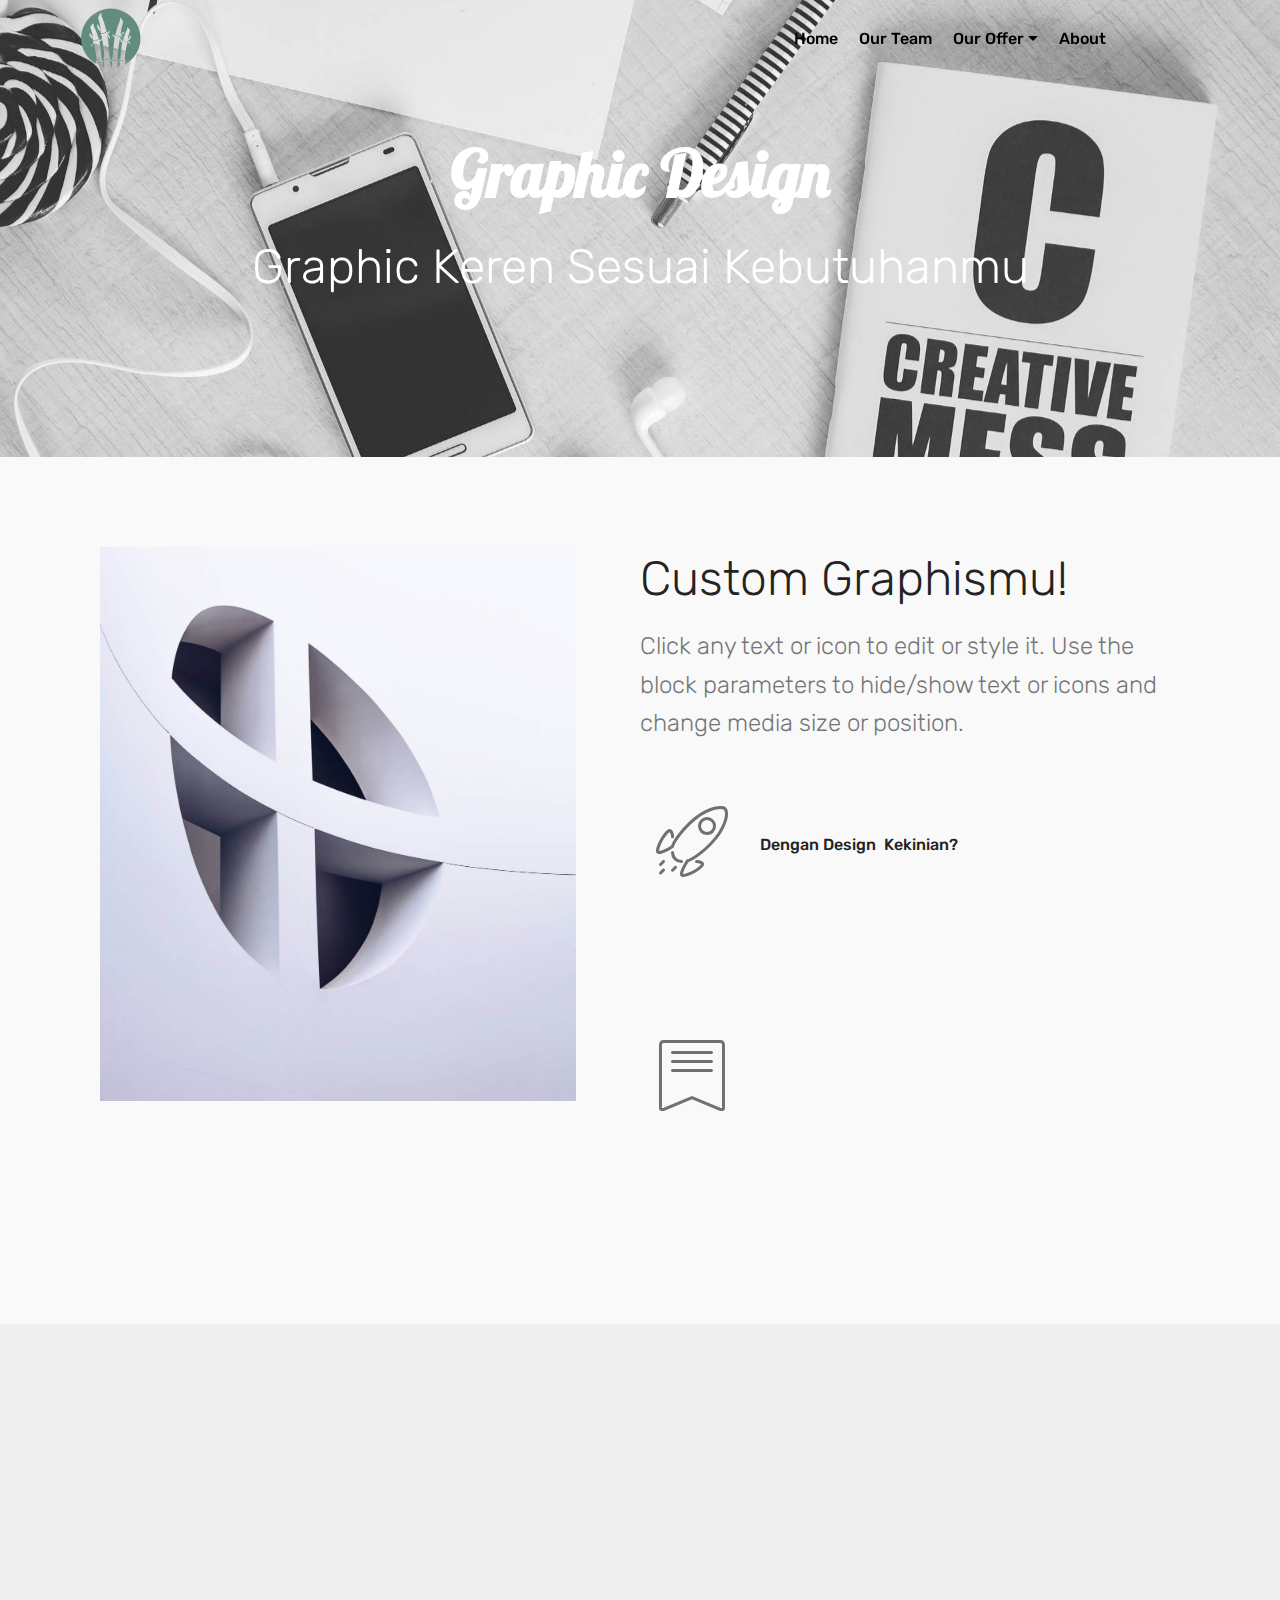
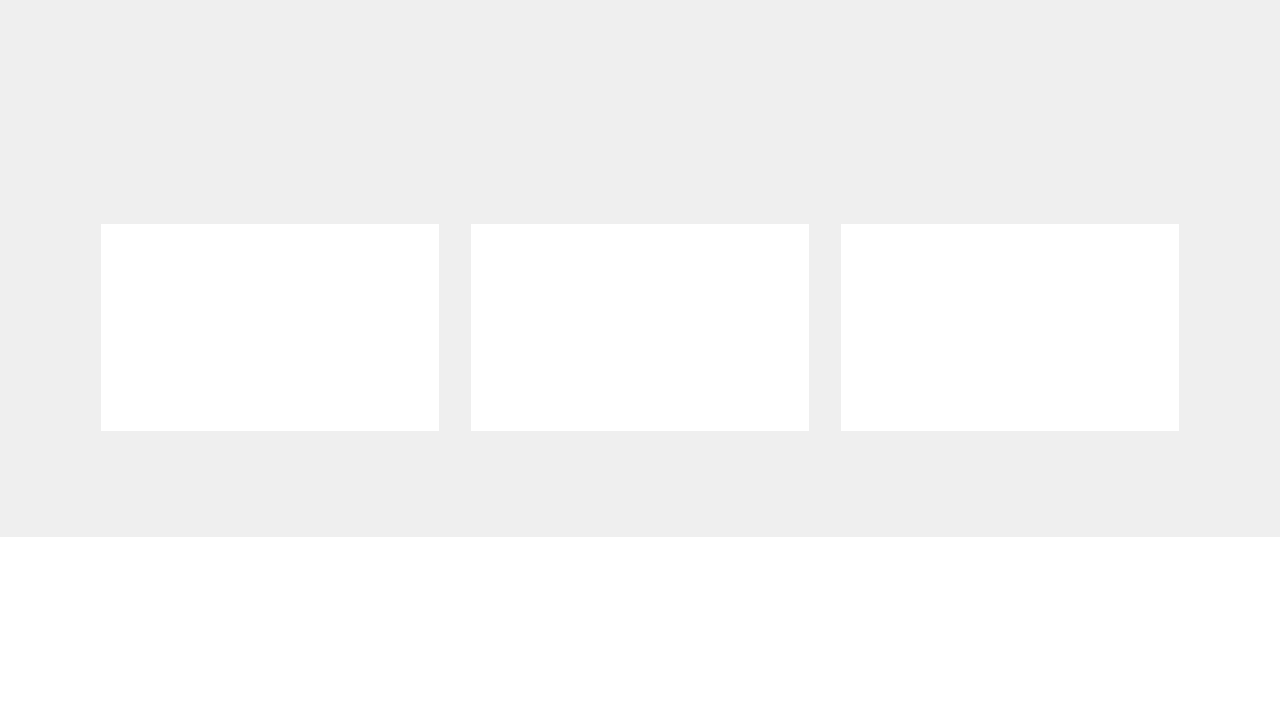
<file: page4.html>
<!DOCTYPE html>
<html >
<head>
  <!-- Site made with Mobirise Website Builder v4.8.7, https://mobirise.com -->
  <meta charset="UTF-8">
  <meta http-equiv="X-UA-Compatible" content="IE=edge">
  <meta name="generator" content="Mobirise v4.8.7, mobirise.com">
  <meta name="viewport" content="width=device-width, initial-scale=1, minimum-scale=1">
  <link rel="shortcut icon" href="assets/images/logo-3-122x122.png" type="image/x-icon">
  <meta name="description" content="Web Page Generator Description">
  <title>Graphics</title>
  <link rel="stylesheet" href="assets/web/assets/mobirise-icons/mobirise-icons.css">
  <link rel="stylesheet" href="assets/tether/tether.min.css">
  <link rel="stylesheet" href="assets/soundcloud-plugin/style.css">
  <link rel="stylesheet" href="assets/bootstrap/css/bootstrap.min.css">
  <link rel="stylesheet" href="assets/bootstrap/css/bootstrap-grid.min.css">
  <link rel="stylesheet" href="assets/bootstrap/css/bootstrap-reboot.min.css">
  <link rel="stylesheet" href="assets/socicon/css/styles.css">
  <link rel="stylesheet" href="assets/animatecss/animate.min.css">
  <link rel="stylesheet" href="assets/dropdown/css/style.css">
  <link rel="stylesheet" href="assets/theme/css/style.css">
  <link rel="stylesheet" href="assets/mobirise/css/mbr-additional.css" type="text/css">
  
  
  
</head>
<body>
  <section class="menu cid-r9Qs96fVUJ" once="menu" id="menu1-1a">

    

    <nav class="navbar navbar-expand beta-menu navbar-dropdown align-items-center navbar-fixed-top navbar-toggleable-sm bg-color transparent">
        <button class="navbar-toggler navbar-toggler-right" type="button" data-toggle="collapse" data-target="#navbarSupportedContent" aria-controls="navbarSupportedContent" aria-expanded="false" aria-label="Toggle navigation">
            <div class="hamburger">
                <span></span>
                <span></span>
                <span></span>
                <span></span>
            </div>
        </button>
        <div class="menu-logo">
            <div class="navbar-brand">
                <span class="navbar-logo">
                    <a href="index.html">
                         <img src="assets/images/logo-3-122x122.png" alt="Mobirise" title="" style="height: 3.8rem;">
                    </a>
                </span>
                
            </div>
        </div>
        <div class="collapse navbar-collapse" id="navbarSupportedContent">
            <ul class="navbar-nav nav-dropdown nav-right" data-app-modern-menu="true"><li class="nav-item">
                    <a class="nav-link link text-black display-4" href="https://mobirise.co">Home</a>
                </li><li class="nav-item"><a class="nav-link link text-black display-4" href="page1.html">Our Team</a></li><li class="nav-item dropdown open"><a class="nav-link link text-black dropdown-toggle display-4" href="https://mobirise.co" data-toggle="dropdown-submenu" aria-expanded="true">Our Offer</a><div class="dropdown-menu"><a class="text-black dropdown-item display-4" href="page3.html">Logo</a><a class="text-black dropdown-item display-4" href="page4.html" aria-expanded="false">Graphic</a><a class="text-black dropdown-item display-4" href="page5.html" aria-expanded="false">Ilustration</a><a class="text-black dropdown-item display-4" href="https://mobirise.co" aria-expanded="false">Website Design</a><a class="text-black dropdown-item display-4" href="https://mobirise.co" aria-expanded="false">App Design</a><a class="text-black dropdown-item display-4" href="https://mobirise.co" aria-expanded="false">Clothing</a></div></li>
                <li class="nav-item">
                    <a class="nav-link link text-black display-4" href="https://mobirise.co">
                        
                        About &nbsp; &nbsp; &nbsp; &nbsp; &nbsp; &nbsp; &nbsp; &nbsp; &nbsp; &nbsp;&nbsp;</a>
                </li></ul>
            
        </div>
    </nav>
</section>

<section class="engine"><a href="https://mobirise.info/w">html5 templates</a></section><section class="header1 cid-r9Vvwh4OHr mbr-parallax-background" id="header1-1d">

    

    

    <div class="container">
        <div class="row justify-content-md-center">
            <div class="mbr-white col-md-10">
                <h1 class="mbr-section-title align-center mbr-bold pb-3 mbr-fonts-style display-1">
                    Graphic Design</h1>
                <h3 class="mbr-section-subtitle align-center mbr-light pb-3 mbr-fonts-style display-2">
                    Graphic Keren Sesuai Kebutuhanmu</h3>
                
                
            </div>
        </div>
    </div>

</section>

<section class="features11 cid-r9VvmmttXi" id="features11-1c">

    

    

    <div class="container">   
        <div class="col-md-12">
            <div class="media-container-row">
                <div class="mbr-figure" style="width: 50%;">
                    <img src="assets/images/05.jpg" alt="Mobirise">
                </div>
                <div class=" align-left aside-content">
                    <h2 class="mbr-title pt-2 mbr-fonts-style display-2">Custom Graphismu!</h2>
                    <div class="mbr-section-text">
                        <p class="mbr-text mb-5 pt-3 mbr-light mbr-fonts-style display-5">
                        Click any text or icon to edit or style it. Use the block parameters to hide/show text or icons and change media size or position.
                        </p>
                    </div>

                    <div class="block-content">
                        <div class="card p-3 pr-3">
                            <div class="media">
                                <div class=" align-self-center card-img pb-3">
                                    <span class="mbr-iconfont mbri-rocket"></span>
                                </div>     
                                <div class="media-body">
                                    <h4 class="card-title mbr-fonts-style display-7">
                                        Dengan Design &nbsp;Kekinian?</h4>
                                </div>
                            </div>                

                            <div class="card-box">
                                <p class="block-text mbr-fonts-style display-7">
                                   Mobirise offers several themes that include sliders, galleries, article blocks, counters, accordions, video, animated text, live filtered tables, shop, contact forms, lightbox, testimonials, timelines, google map, progress bars and more. 
                                </p>
                            </div>
                        </div>

                        <div class="card p-3 pr-3">
                            <div class="media">
                                <div class="align-self-center card-img pb-3">
                                    <span class="mbr-iconfont mbri-bookmark"></span>
                                </div>     
                                <div class="media-body">
                                    <h4 class="card-title mbr-fonts-style display-7">Simple dan Mudah Dibaca?</h4>
                                </div>
                            </div>                

                            <div class="card-box">
                                <p class="block-text mbr-fonts-style display-7">
                                    Cut down the development time with drag-and-drop website builder. Drop the blocks into the page, edit content inline and publish - no technical skills required.
                                </p>
                            </div>
                        </div>
                    </div>
                </div>
            </div>
        </div> 
    </div>          
</section>

<section class="features18 popup-btn-cards cid-r9VwScHePe" id="features18-1h">

    

    
    <div class="container">
        <h2 class="mbr-section-title pb-3 align-center mbr-fonts-style display-2">
            Sesuaikan Graphicmu!</h2>
        <h3 class="mbr-section-subtitle display-5 align-center mbr-fonts-style mbr-light">
            Pelajari Lebih Lanjut Kebutuhanmu</h3>
        <div class="media-container-row pt-5 ">
            <div class="card p-3 col-12 col-md-6 col-lg-4">
                <div class="card-wrapper ">
                    <div class="card-img">
                        <div class="mbr-overlay"></div>
                        <div class="mbr-section-btn text-center">
                            <a href="https://mobirise.co" class="btn btn-primary display-4">Learn More</a>
                        </div>
                        <img src="assets/images/01.jpg" alt="Mobirise">
                    </div>
                    <div class="card-box">
                        <h4 class="card-title mbr-fonts-style display-7">Graphic Printing</h4>
                        <p class="mbr-text mbr-fonts-style align-left display-7">
                            Mobirise is an easy website builder - just drop site elements to your page, add content and style it to look the way you like.
                        </p>
                    </div>
                </div>
            </div>
            <div class="card p-3 col-12 col-md-6 col-lg-4">
                <div class="card-wrapper">
                    <div class="card-img">
                        <div class="mbr-overlay"></div>
                        <div class="mbr-section-btn text-center">
                            <a href="https://mobirise.co" class="btn btn-primary display-4">Learn More</a>
                        </div>
                        <img src="assets/images/02.jpg" alt="Mobirise">
                    </div>
                    <div class="card-box">
                        <h4 class="card-title mbr-fonts-style display-7">
                            Graphic Online</h4>
                        <p class="mbr-text mbr-fonts-style display-7">
                           All sites you make with Mobirise are mobile-friendly. You don't have to create a special mobile version of your site.
                        </p>
                    </div>
                </div>
            </div>

            <div class="card p-3 col-12 col-md-6 col-lg-4">
                <div class="card-wrapper">
                    <div class="card-img">
                        <div class="mbr-overlay"></div>
                        <div class="mbr-section-btn text-center">
                            <a href="https://mobirise.co" class="btn btn-primary display-4">Learn More</a>
                        </div>
                        <img src="assets/images/03.jpg" alt="Mobirise">
                    </div>
                    <div class="card-box">
                        <h4 class="card-title mbr-fonts-style display-7">
                            Graphic Assets</h4>
                        <p class="mbr-text mbr-fonts-style display-7">
                            Mobirise offers many site blocks in several themes, and though these blocks are pre-made, they are flexible.
                        </p>
                    </div>
                </div>
            </div>

            
        </div>
    </div>
</section>

<section once="" class="cid-r9VyoiOpuk mbr-reveal" id="footer7-1k">

    

    

    <div class="container">
        <div class="media-container-row align-center mbr-white">
            <div class="row row-links">
                <ul class="foot-menu">
                    
                    
                    
                    
                    
                <li class="foot-menu-item mbr-fonts-style display-7">
                        <a class="text-white mbr-bold" href="#" target="_blank">About us</a>
                    </li><li class="foot-menu-item mbr-fonts-style display-7"><strong>Our Project</strong></li><li class="foot-menu-item mbr-fonts-style display-7"><strong>Order Now</strong></li><li class="foot-menu-item mbr-fonts-style display-7"><strong>Our Team</strong></li><li class="foot-menu-item mbr-fonts-style display-7"><strong>Our Reason</strong></li></ul>
            </div>
            <div class="row social-row">
                <div class="social-list align-right pb-2">
                    
                    
                    
                    
                    
                    
                <div class="soc-item">
                        <a href="https://twitter.com/mobirise" target="_blank">
                            <span class="socicon-twitter socicon mbr-iconfont mbr-iconfont-social"></span>
                        </a>
                    </div><div class="soc-item">
                        <a href="https://www.facebook.com/pages/Mobirise/1616226671953247" target="_blank">
                            <span class="socicon-facebook socicon mbr-iconfont mbr-iconfont-social"></span>
                        </a>
                    </div><div class="soc-item">
                        <a href="https://www.youtube.com/c/mobirise" target="_blank">
                            <span class="socicon-youtube socicon mbr-iconfont mbr-iconfont-social"></span>
                        </a>
                    </div><div class="soc-item">
                        <a href="https://instagram.com/mobirise" target="_blank">
                            <span class="socicon-instagram socicon mbr-iconfont mbr-iconfont-social"></span>
                        </a>
                    </div><div class="soc-item">
                        <a href="https://plus.google.com/u/0/+Mobirise" target="_blank">
                            <span class="socicon-googleplus socicon mbr-iconfont mbr-iconfont-social"></span>
                        </a>
                    </div><div class="soc-item">
                        <a href="https://www.behance.net/Mobirise" target="_blank">
                            <span class="socicon-behance socicon mbr-iconfont mbr-iconfont-social"></span>
                        </a>
                    </div></div>
            </div>
            <div class="row row-copirayt">
                <p class="mbr-text mb-0 mbr-fonts-style mbr-white align-center display-7">
                    © Copyright 2018 Rebung</p>
            </div>
        </div>
    </div>
</section>


  <script src="assets/web/assets/jquery/jquery.min.js"></script>
  <script src="assets/popper/popper.min.js"></script>
  <script src="assets/tether/tether.min.js"></script>
  <script src="assets/bootstrap/js/bootstrap.min.js"></script>
  <script src="assets/smoothscroll/smooth-scroll.js"></script>
  <script src="assets/viewportchecker/jquery.viewportchecker.js"></script>
  <script src="assets/mbr-popup-btns/mbr-popup-btns.js"></script>
  <script src="assets/dropdown/js/script.min.js"></script>
  <script src="assets/touchswipe/jquery.touch-swipe.min.js"></script>
  <script src="assets/parallax/jarallax.min.js"></script>
  <script src="assets/theme/js/script.js"></script>
  
  
 <div id="scrollToTop" class="scrollToTop mbr-arrow-up"><a style="text-align: center;"><i></i></a></div>
    <input name="animation" type="hidden">
  </body>
</html>
</file>
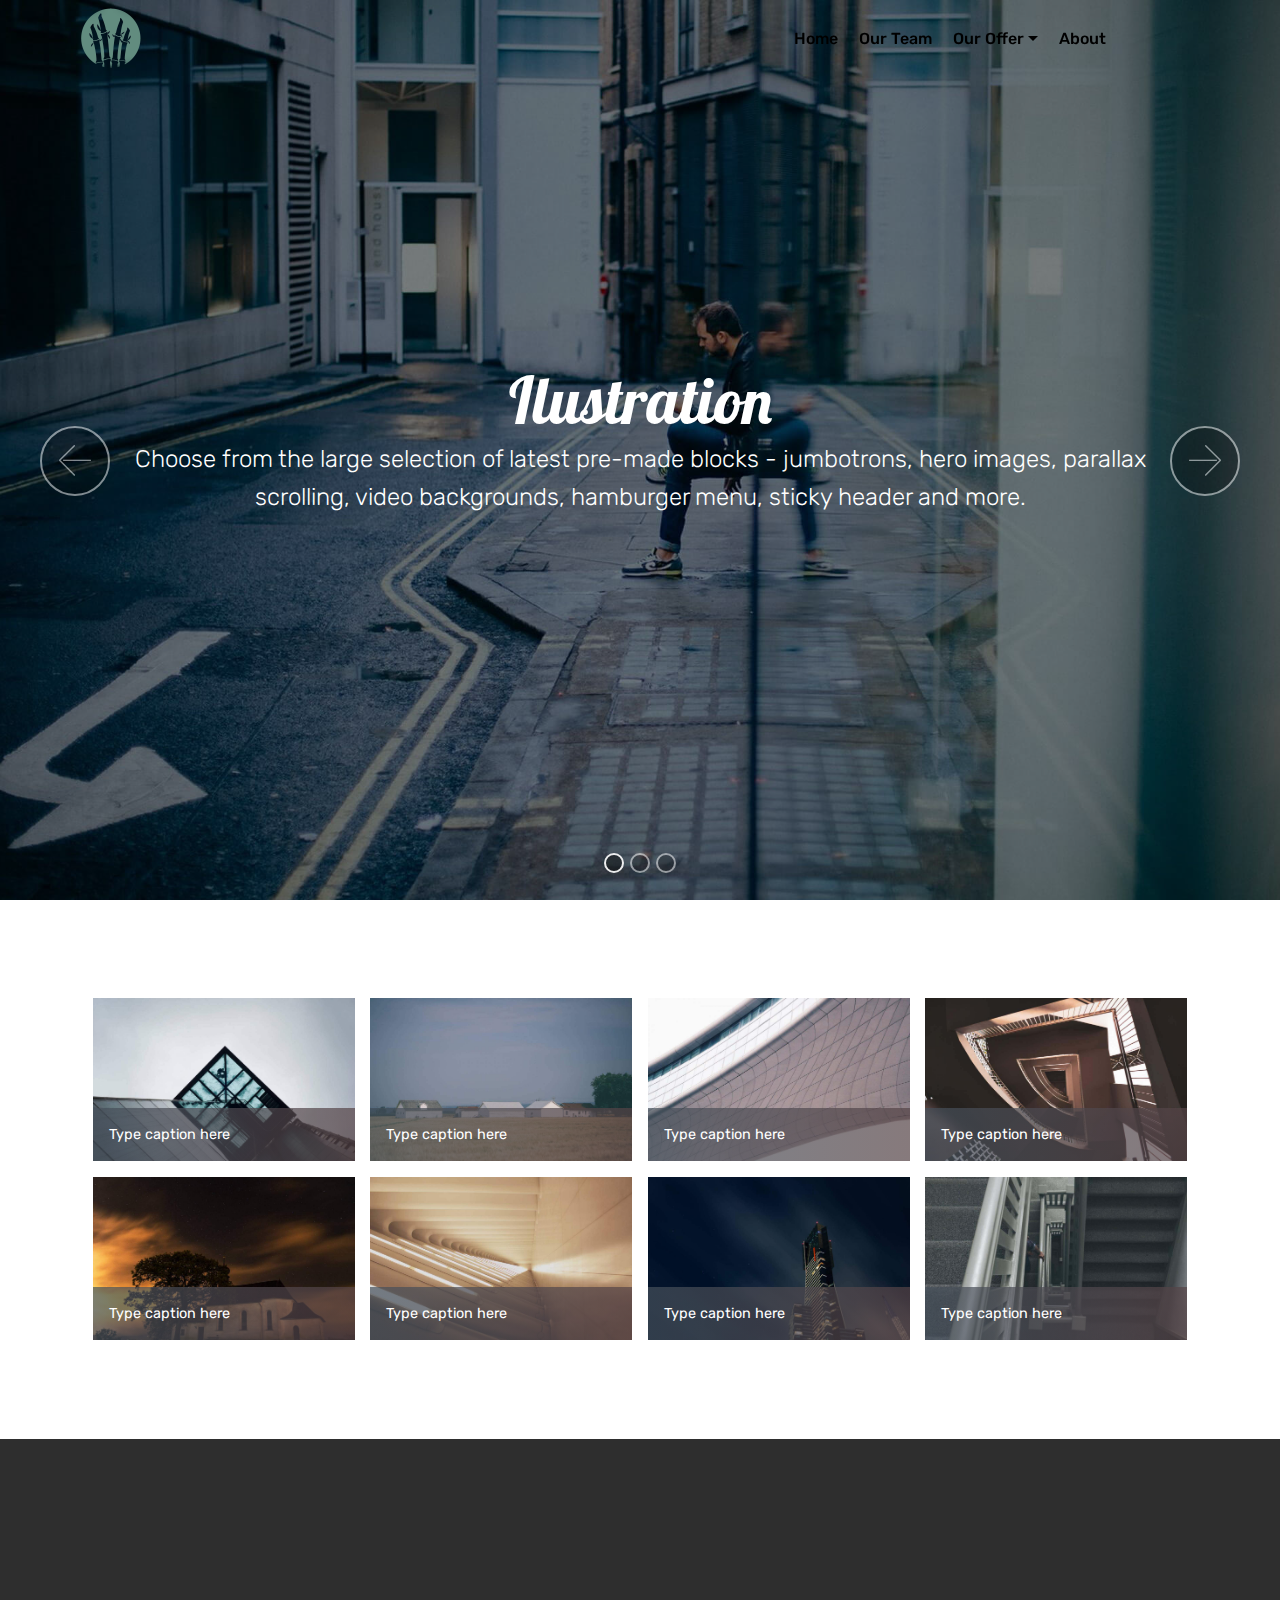
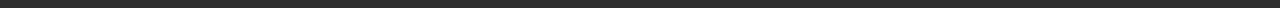
<file: page5.html>
<!DOCTYPE html>
<html >
<head>
  <!-- Site made with Mobirise Website Builder v4.8.7, https://mobirise.com -->
  <meta charset="UTF-8">
  <meta http-equiv="X-UA-Compatible" content="IE=edge">
  <meta name="generator" content="Mobirise v4.8.7, mobirise.com">
  <meta name="viewport" content="width=device-width, initial-scale=1, minimum-scale=1">
  <link rel="shortcut icon" href="assets/images/logo-3-122x122.png" type="image/x-icon">
  <meta name="description" content="Website Maker Description">
  <title>Ilustration</title>
  <link rel="stylesheet" href="assets/web/assets/mobirise-icons/mobirise-icons.css">
  <link rel="stylesheet" href="assets/tether/tether.min.css">
  <link rel="stylesheet" href="assets/soundcloud-plugin/style.css">
  <link rel="stylesheet" href="assets/bootstrap/css/bootstrap.min.css">
  <link rel="stylesheet" href="assets/bootstrap/css/bootstrap-grid.min.css">
  <link rel="stylesheet" href="assets/bootstrap/css/bootstrap-reboot.min.css">
  <link rel="stylesheet" href="assets/socicon/css/styles.css">
  <link rel="stylesheet" href="assets/animatecss/animate.min.css">
  <link rel="stylesheet" href="assets/dropdown/css/style.css">
  <link rel="stylesheet" href="assets/theme/css/style.css">
  <link rel="stylesheet" href="assets/gallery/style.css">
  <link rel="stylesheet" href="assets/mobirise/css/mbr-additional.css" type="text/css">
  
  
  
</head>
<body>
  <section class="menu cid-r9Qs96fVUJ" once="menu" id="menu1-1m">

    

    <nav class="navbar navbar-expand beta-menu navbar-dropdown align-items-center navbar-fixed-top navbar-toggleable-sm bg-color transparent">
        <button class="navbar-toggler navbar-toggler-right" type="button" data-toggle="collapse" data-target="#navbarSupportedContent" aria-controls="navbarSupportedContent" aria-expanded="false" aria-label="Toggle navigation">
            <div class="hamburger">
                <span></span>
                <span></span>
                <span></span>
                <span></span>
            </div>
        </button>
        <div class="menu-logo">
            <div class="navbar-brand">
                <span class="navbar-logo">
                    <a href="index.html">
                         <img src="assets/images/logo-3-122x122.png" alt="Mobirise" title="" style="height: 3.8rem;">
                    </a>
                </span>
                
            </div>
        </div>
        <div class="collapse navbar-collapse" id="navbarSupportedContent">
            <ul class="navbar-nav nav-dropdown nav-right" data-app-modern-menu="true"><li class="nav-item">
                    <a class="nav-link link text-black display-4" href="https://mobirise.co">Home</a>
                </li><li class="nav-item"><a class="nav-link link text-black display-4" href="page1.html">Our Team</a></li><li class="nav-item dropdown open"><a class="nav-link link text-black dropdown-toggle display-4" href="https://mobirise.co" data-toggle="dropdown-submenu" aria-expanded="true">Our Offer</a><div class="dropdown-menu"><a class="text-black dropdown-item display-4" href="page3.html">Logo</a><a class="text-black dropdown-item display-4" href="page4.html" aria-expanded="false">Graphic</a><a class="text-black dropdown-item display-4" href="page5.html" aria-expanded="false">Ilustration</a><a class="text-black dropdown-item display-4" href="https://mobirise.co" aria-expanded="false">Website Design</a><a class="text-black dropdown-item display-4" href="https://mobirise.co" aria-expanded="false">App Design</a><a class="text-black dropdown-item display-4" href="https://mobirise.co" aria-expanded="false">Clothing</a></div></li>
                <li class="nav-item">
                    <a class="nav-link link text-black display-4" href="https://mobirise.co">
                        
                        About &nbsp; &nbsp; &nbsp; &nbsp; &nbsp; &nbsp; &nbsp; &nbsp; &nbsp; &nbsp;&nbsp;</a>
                </li></ul>
            
        </div>
    </nav>
</section>

<section class="engine"><a href="https://mobirise.info/e">make your own website for free</a></section><section class="carousel slide cid-r9VzEjqzRb" data-interval="false" id="slider1-1p">

    

    <div class="full-screen"><div class="mbr-slider slide carousel" data-pause="true" data-keyboard="false" data-ride="false" data-interval="false"><ol class="carousel-indicators"><li data-app-prevent-settings="" data-target="#slider1-1p" class=" active" data-slide-to="0"></li><li data-app-prevent-settings="" data-target="#slider1-1p" data-slide-to="1"></li><li data-app-prevent-settings="" data-target="#slider1-1p" data-slide-to="2"></li></ol><div class="carousel-inner" role="listbox"><div class="carousel-item slider-fullscreen-image active" data-bg-video-slide="false" style="background-image: url(assets/images/1.jpg);"><div class="container container-slide"><div class="image_wrapper"><div class="mbr-overlay"></div><img src="assets/images/1.jpg"><div class="carousel-caption justify-content-center"><div class="col-10 align-center"><h2 class="mbr-fonts-style display-1">Ilustration</h2><p class="lead mbr-text mbr-fonts-style display-5">Choose from the large selection of latest pre-made blocks - jumbotrons, hero images, parallax scrolling, video backgrounds, hamburger menu, sticky header and more.</p></div></div></div></div></div><div class="carousel-item slider-fullscreen-image" data-bg-video-slide="https://www.youtube.com/watch?v=fwkKc6M60-0"><div class="mbr-overlay"></div><div class="container container-slide"><div class="image_wrapper"><img src="assets/images/2.jpg" style="opacity: 0;"><div class="carousel-caption justify-content-center"><div class="col-10 align-left"><h2 class="mbr-fonts-style display-1">VIDEO SLIDE</h2><p class="lead mbr-text mbr-fonts-style display-5">Slide with youtube video background and color overlay. Title and text are aligned to the left.</p></div></div></div></div></div><div class="carousel-item slider-fullscreen-image" data-bg-video-slide="false" style="background-image: url(assets/images/3.jpg);"><div class="container container-slide"><div class="image_wrapper"><div class="mbr-overlay"></div><img src="assets/images/3.jpg"><div class="carousel-caption justify-content-center"><div class="col-10 align-right"><h2 class="mbr-fonts-style display-1">IMAGE SLIDE</h2><p class="lead mbr-text mbr-fonts-style display-5">Choose from the large selection of latest pre-made blocks - jumbotrons, hero images, parallax scrolling, video backgrounds, hamburger menu, sticky header and more.</p><div class="mbr-section-btn" buttons="0"><a class="btn btn-info display-4" href="https://mobirise.com">FOR WINDOWS</a> <a class="btn  btn-white-outline display-4" href="https://mobirise.com">FOR MAC</a></div></div></div></div></div></div></div><a data-app-prevent-settings="" class="carousel-control carousel-control-prev" role="button" data-slide="prev" href="#slider1-1p"><span aria-hidden="true" class="mbri-left mbr-iconfont"></span><span class="sr-only">Previous</span></a><a data-app-prevent-settings="" class="carousel-control carousel-control-next" role="button" data-slide="next" href="#slider1-1p"><span aria-hidden="true" class="mbri-right mbr-iconfont"></span><span class="sr-only">Next</span></a></div></div>

</section>

<section class="mbr-gallery mbr-slider-carousel cid-r9VzJBEGBX" id="gallery1-1q">

    

    <div class="container">
        <div><!-- Filter --><!-- Gallery --><div class="mbr-gallery-row"><div class="mbr-gallery-layout-default"><div><div><div class="mbr-gallery-item mbr-gallery-item--p1" data-video-url="false" data-tags="Awesome"><div href="#lb-gallery1-1q" data-slide-to="0" data-toggle="modal"><img src="assets/images/gallery00.jpg" alt="" title=""><span class="icon-focus"></span><span class="mbr-gallery-title mbr-fonts-style display-7">Type caption here</span></div></div><div class="mbr-gallery-item mbr-gallery-item--p1" data-video-url="false" data-tags="Responsive"><div href="#lb-gallery1-1q" data-slide-to="1" data-toggle="modal"><img src="assets/images/gallery01.jpg" alt="" title=""><span class="icon-focus"></span><span class="mbr-gallery-title mbr-fonts-style display-7">Type caption here</span></div></div><div class="mbr-gallery-item mbr-gallery-item--p1" data-video-url="false" data-tags="Creative"><div href="#lb-gallery1-1q" data-slide-to="2" data-toggle="modal"><img src="assets/images/gallery02.jpg" alt="" title=""><span class="icon-focus"></span><span class="mbr-gallery-title mbr-fonts-style display-7">Type caption here</span></div></div><div class="mbr-gallery-item mbr-gallery-item--p1" data-video-url="false" data-tags="Animated"><div href="#lb-gallery1-1q" data-slide-to="3" data-toggle="modal"><img src="assets/images/gallery03.jpg" alt="" title=""><span class="icon-focus"></span><span class="mbr-gallery-title mbr-fonts-style display-7">Type caption here</span></div></div><div class="mbr-gallery-item mbr-gallery-item--p1" data-video-url="false" data-tags="Awesome"><div href="#lb-gallery1-1q" data-slide-to="4" data-toggle="modal"><img src="assets/images/gallery04.jpg" alt="" title=""><span class="icon-focus"></span><span class="mbr-gallery-title mbr-fonts-style display-7">Type caption here</span></div></div><div class="mbr-gallery-item mbr-gallery-item--p1" data-video-url="false" data-tags="Awesome"><div href="#lb-gallery1-1q" data-slide-to="5" data-toggle="modal"><img src="assets/images/gallery05.jpg" alt="" title=""><span class="icon-focus"></span><span class="mbr-gallery-title mbr-fonts-style display-7">Type caption here</span></div></div><div class="mbr-gallery-item mbr-gallery-item--p1" data-video-url="false" data-tags="Responsive"><div href="#lb-gallery1-1q" data-slide-to="6" data-toggle="modal"><img src="assets/images/gallery06.jpg" alt="" title=""><span class="icon-focus"></span><span class="mbr-gallery-title mbr-fonts-style display-7">Type caption here</span></div></div><div class="mbr-gallery-item mbr-gallery-item--p1" data-video-url="false" data-tags="Animated"><div href="#lb-gallery1-1q" data-slide-to="7" data-toggle="modal"><img src="assets/images/gallery07.jpg" alt="" title=""><span class="icon-focus"></span><span class="mbr-gallery-title mbr-fonts-style display-7">Type caption here</span></div></div></div></div><div class="clearfix"></div></div></div><!-- Lightbox --><div data-app-prevent-settings="" class="mbr-slider modal fade carousel slide" tabindex="-1" data-keyboard="true" data-interval="false" id="lb-gallery1-1q"><div class="modal-dialog"><div class="modal-content"><div class="modal-body"><div class="carousel-inner"><div class="carousel-item active"><img src="assets/images/gallery00.jpg" alt="" title=""></div><div class="carousel-item"><img src="assets/images/gallery01.jpg" alt="" title=""></div><div class="carousel-item"><img src="assets/images/gallery02.jpg" alt="" title=""></div><div class="carousel-item"><img src="assets/images/gallery03.jpg" alt="" title=""></div><div class="carousel-item"><img src="assets/images/gallery04.jpg" alt="" title=""></div><div class="carousel-item"><img src="assets/images/gallery05.jpg" alt="" title=""></div><div class="carousel-item"><img src="assets/images/gallery06.jpg" alt="" title=""></div><div class="carousel-item"><img src="assets/images/gallery07.jpg" alt="" title=""></div></div><a class="carousel-control carousel-control-prev" role="button" data-slide="prev" href="#lb-gallery1-1q"><span class="mbri-left mbr-iconfont" aria-hidden="true"></span><span class="sr-only">Previous</span></a><a class="carousel-control carousel-control-next" role="button" data-slide="next" href="#lb-gallery1-1q"><span class="mbri-right mbr-iconfont" aria-hidden="true"></span><span class="sr-only">Next</span></a><a class="close" href="#" role="button" data-dismiss="modal"><span class="sr-only">Close</span></a></div></div></div></div></div>
    </div>

</section>

<section once="" class="cid-r9VzyEurL7" id="footer7-1n">

    

    

    <div class="container">
        <div class="media-container-row align-center mbr-white">
            <div class="row row-links">
                <ul class="foot-menu">
                    
                    
                    
                    
                    
                <li class="foot-menu-item mbr-fonts-style display-7">
                        <a class="text-white mbr-bold" href="#" target="_blank">About us</a>
                    </li><li class="foot-menu-item mbr-fonts-style display-7">
                        <a class="text-white mbr-bold" href="#" target="_blank">Services</a>
                    </li><li class="foot-menu-item mbr-fonts-style display-7">
                        <a class="text-white mbr-bold" href="#" target="_blank">Get In Touch</a>
                    </li><li class="foot-menu-item mbr-fonts-style display-7">
                        <a class="text-white mbr-bold" href="#" target="_blank">Careers</a>
                    </li><li class="foot-menu-item mbr-fonts-style display-7">
                        <a class="text-white mbr-bold" href="#" target="_blank">Work</a>
                    </li></ul>
            </div>
            <div class="row social-row">
                <div class="social-list align-right pb-2">
                    
                    
                    
                    
                    
                    
                <div class="soc-item">
                        <a href="https://twitter.com/mobirise" target="_blank">
                            <span class="mbr-iconfont mbr-iconfont-social socicon-facebook socicon"></span>
                        </a>
                    </div><div class="soc-item">
                        <a href="https://instagram.com/rebung" target="_blank">
                            <span class="mbr-iconfont mbr-iconfont-social socicon-instagram socicon"></span>
                        </a>
                    </div><div class="soc-item">
                        <a href="mailto:rebungcreativemedia@gmail.com">
                            <span class="mbr-iconfont mbr-iconfont-social socicon-mail socicon"></span>
                        </a>
                    </div></div>
            </div>
            <div class="row row-copirayt">
                <p class="mbr-text mb-0 mbr-fonts-style mbr-white align-center display-7">
                    © Copyright 2018 Rebung</p>
            </div>
        </div>
    </div>
</section>


  <script src="assets/web/assets/jquery/jquery.min.js"></script>
  <script src="assets/popper/popper.min.js"></script>
  <script src="assets/tether/tether.min.js"></script>
  <script src="assets/bootstrap/js/bootstrap.min.js"></script>
  <script src="assets/ytplayer/jquery.mb.ytplayer.min.js"></script>
  <script src="assets/vimeoplayer/jquery.mb.vimeo_player.js"></script>
  <script src="assets/smoothscroll/smooth-scroll.js"></script>
  <script src="assets/bootstrapcarouselswipe/bootstrap-carousel-swipe.js"></script>
  <script src="assets/viewportchecker/jquery.viewportchecker.js"></script>
  <script src="assets/dropdown/js/script.min.js"></script>
  <script src="assets/touchswipe/jquery.touch-swipe.min.js"></script>
  <script src="assets/masonry/masonry.pkgd.min.js"></script>
  <script src="assets/imagesloaded/imagesloaded.pkgd.min.js"></script>
  <script src="assets/theme/js/script.js"></script>
  <script src="assets/gallery/player.min.js"></script>
  <script src="assets/gallery/script.js"></script>
  <script src="assets/slidervideo/script.js"></script>
  
  
 <div id="scrollToTop" class="scrollToTop mbr-arrow-up"><a style="text-align: center;"><i></i></a></div>
    <input name="animation" type="hidden">
  </body>
</html>
</file>
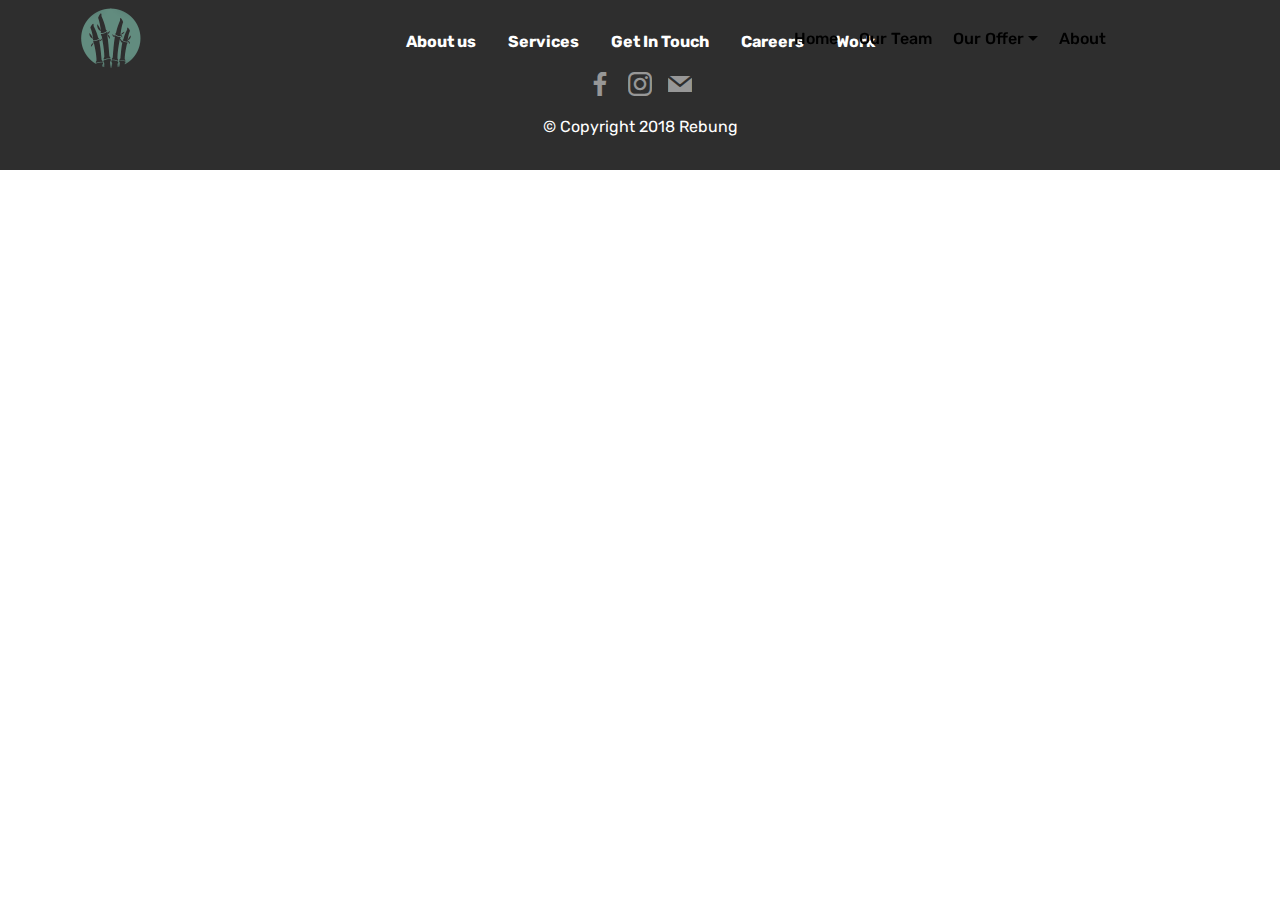
<file: page6.html>
<!DOCTYPE html>
<html >
<head>
  <!-- Site made with Mobirise Website Builder v4.8.7, https://mobirise.com -->
  <meta charset="UTF-8">
  <meta http-equiv="X-UA-Compatible" content="IE=edge">
  <meta name="generator" content="Mobirise v4.8.7, mobirise.com">
  <meta name="viewport" content="width=device-width, initial-scale=1, minimum-scale=1">
  <link rel="shortcut icon" href="assets/images/logo-3-122x122.png" type="image/x-icon">
  <meta name="description" content="Web Site Builder Description">
  <title>Page 6</title>
  <link rel="stylesheet" href="assets/web/assets/mobirise-icons/mobirise-icons.css">
  <link rel="stylesheet" href="assets/tether/tether.min.css">
  <link rel="stylesheet" href="assets/soundcloud-plugin/style.css">
  <link rel="stylesheet" href="assets/bootstrap/css/bootstrap.min.css">
  <link rel="stylesheet" href="assets/bootstrap/css/bootstrap-grid.min.css">
  <link rel="stylesheet" href="assets/bootstrap/css/bootstrap-reboot.min.css">
  <link rel="stylesheet" href="assets/dropdown/css/style.css">
  <link rel="stylesheet" href="assets/animatecss/animate.min.css">
  <link rel="stylesheet" href="assets/socicon/css/styles.css">
  <link rel="stylesheet" href="assets/theme/css/style.css">
  <link rel="stylesheet" href="assets/mobirise/css/mbr-additional.css" type="text/css">
  
  
  
</head>
<body>
  <section class="menu cid-r9Qs96fVUJ" once="menu" id="menu1-1r">

    

    <nav class="navbar navbar-expand beta-menu navbar-dropdown align-items-center navbar-fixed-top navbar-toggleable-sm bg-color transparent">
        <button class="navbar-toggler navbar-toggler-right" type="button" data-toggle="collapse" data-target="#navbarSupportedContent" aria-controls="navbarSupportedContent" aria-expanded="false" aria-label="Toggle navigation">
            <div class="hamburger">
                <span></span>
                <span></span>
                <span></span>
                <span></span>
            </div>
        </button>
        <div class="menu-logo">
            <div class="navbar-brand">
                <span class="navbar-logo">
                    <a href="index.html">
                         <img src="assets/images/logo-3-122x122.png" alt="Mobirise" title="" style="height: 3.8rem;">
                    </a>
                </span>
                
            </div>
        </div>
        <div class="collapse navbar-collapse" id="navbarSupportedContent">
            <ul class="navbar-nav nav-dropdown nav-right" data-app-modern-menu="true"><li class="nav-item">
                    <a class="nav-link link text-black display-4" href="https://mobirise.co">Home</a>
                </li><li class="nav-item"><a class="nav-link link text-black display-4" href="page1.html">Our Team</a></li><li class="nav-item dropdown open"><a class="nav-link link text-black dropdown-toggle display-4" href="https://mobirise.co" data-toggle="dropdown-submenu" aria-expanded="true">Our Offer</a><div class="dropdown-menu"><a class="text-black dropdown-item display-4" href="page3.html">Logo</a><a class="text-black dropdown-item display-4" href="page4.html" aria-expanded="false">Graphic</a><a class="text-black dropdown-item display-4" href="page5.html" aria-expanded="false">Ilustration</a><a class="text-black dropdown-item display-4" href="https://mobirise.co" aria-expanded="false">Website Design</a><a class="text-black dropdown-item display-4" href="https://mobirise.co" aria-expanded="false">App Design</a><a class="text-black dropdown-item display-4" href="https://mobirise.co" aria-expanded="false">Clothing</a></div></li>
                <li class="nav-item">
                    <a class="nav-link link text-black display-4" href="https://mobirise.co">
                        
                        About &nbsp; &nbsp; &nbsp; &nbsp; &nbsp; &nbsp; &nbsp; &nbsp; &nbsp; &nbsp;&nbsp;</a>
                </li></ul>
            
        </div>
    </nav>
</section>

<section class="engine"><a href="https://mobirise.info">Mobirise</a></section><section once="" class="cid-r9VzyEurL7" id="footer7-1s">

    

    

    <div class="container">
        <div class="media-container-row align-center mbr-white">
            <div class="row row-links">
                <ul class="foot-menu">
                    
                    
                    
                    
                    
                <li class="foot-menu-item mbr-fonts-style display-7">
                        <a class="text-white mbr-bold" href="#" target="_blank">About us</a>
                    </li><li class="foot-menu-item mbr-fonts-style display-7">
                        <a class="text-white mbr-bold" href="#" target="_blank">Services</a>
                    </li><li class="foot-menu-item mbr-fonts-style display-7">
                        <a class="text-white mbr-bold" href="#" target="_blank">Get In Touch</a>
                    </li><li class="foot-menu-item mbr-fonts-style display-7">
                        <a class="text-white mbr-bold" href="#" target="_blank">Careers</a>
                    </li><li class="foot-menu-item mbr-fonts-style display-7">
                        <a class="text-white mbr-bold" href="#" target="_blank">Work</a>
                    </li></ul>
            </div>
            <div class="row social-row">
                <div class="social-list align-right pb-2">
                    
                    
                    
                    
                    
                    
                <div class="soc-item">
                        <a href="https://twitter.com/mobirise" target="_blank">
                            <span class="mbr-iconfont mbr-iconfont-social socicon-facebook socicon"></span>
                        </a>
                    </div><div class="soc-item">
                        <a href="https://instagram.com/rebung" target="_blank">
                            <span class="mbr-iconfont mbr-iconfont-social socicon-instagram socicon"></span>
                        </a>
                    </div><div class="soc-item">
                        <a href="mailto:rebungcreativemedia@gmail.com">
                            <span class="mbr-iconfont mbr-iconfont-social socicon-mail socicon"></span>
                        </a>
                    </div></div>
            </div>
            <div class="row row-copirayt">
                <p class="mbr-text mb-0 mbr-fonts-style mbr-white align-center display-7">
                    © Copyright 2018 Rebung</p>
            </div>
        </div>
    </div>
</section>


  <script src="assets/web/assets/jquery/jquery.min.js"></script>
  <script src="assets/popper/popper.min.js"></script>
  <script src="assets/tether/tether.min.js"></script>
  <script src="assets/bootstrap/js/bootstrap.min.js"></script>
  <script src="assets/smoothscroll/smooth-scroll.js"></script>
  <script src="assets/dropdown/js/script.min.js"></script>
  <script src="assets/touchswipe/jquery.touch-swipe.min.js"></script>
  <script src="assets/viewportchecker/jquery.viewportchecker.js"></script>
  <script src="assets/theme/js/script.js"></script>
  
  
 <div id="scrollToTop" class="scrollToTop mbr-arrow-up"><a style="text-align: center;"><i></i></a></div>
    <input name="animation" type="hidden">
  </body>
</html>
</file>
<file: assets/web/assets/mobirise-icons2/mobirise2.css>
@font-face {
  font-family: 'Moririse2';
  src:  url('mobirise2.eot?f2bix4');
  src:  url('mobirise2.eot?f2bix4#iefix') format('embedded-opentype'),
    url('mobirise2.ttf?f2bix4') format('truetype'),
    url('mobirise2.woff?f2bix4') format('woff'),
    url('mobirise2.svg?f2bix4#mobirise2') format('svg');
  font-weight: normal;
  font-style: normal;
}

[class^="mobi-"], [class*=" mobi-"] {
  /* use !important to prevent issues with browser extensions that change fonts */
  font-family: 'Moririse2' !important;
  speak: none;
  font-style: normal;
  font-weight: normal;
  font-variant: normal;
  text-transform: none;
  line-height: 1;

  /* Better Font Rendering =========== */
  -webkit-font-smoothing: antialiased;
  -moz-osx-font-smoothing: grayscale;
}

.mobi-mbri-add-submenu:before {
  content: "\e900";
}
.mobi-mbri-alert:before {
  content: "\e901";
}
.mobi-mbri-align-center:before {
  content: "\e902";
}
.mobi-mbri-align-justify:before {
  content: "\e903";
}
.mobi-mbri-align-left:before {
  content: "\e904";
}
.mobi-mbri-align-right:before {
  content: "\e905";
}
.mobi-mbri-android:before {
  content: "\e906";
}
.mobi-mbri-apple:before {
  content: "\e907";
}
.mobi-mbri-arrow-down:before {
  content: "\e908";
}
.mobi-mbri-arrow-next:before {
  content: "\e909";
}
.mobi-mbri-arrow-prev:before {
  content: "\e90a";
}
.mobi-mbri-arrow-up:before {
  content: "\e90b";
}
.mobi-mbri-bold:before {
  content: "\e90c";
}
.mobi-mbri-bookmark:before {
  content: "\e90d";
}
.mobi-mbri-bootstrap:before {
  content: "\e90e";
}
.mobi-mbri-briefcase:before {
  content: "\e90f";
}
.mobi-mbri-browse:before {
  content: "\e910";
}
.mobi-mbri-bulleted-list:before {
  content: "\e911";
}
.mobi-mbri-calendar:before {
  content: "\e912";
}
.mobi-mbri-camera:before {
  content: "\e913";
}
.mobi-mbri-cart-add:before {
  content: "\e914";
}
.mobi-mbri-cart-full:before {
  content: "\e915";
}
.mobi-mbri-cash:before {
  content: "\e916";
}
.mobi-mbri-change-style:before {
  content: "\e917";
}
.mobi-mbri-chat:before {
  content: "\e918";
}
.mobi-mbri-clock:before {
  content: "\e919";
}
.mobi-mbri-close:before {
  content: "\e91a";
}
.mobi-mbri-cloud:before {
  content: "\e91b";
}
.mobi-mbri-code:before {
  content: "\e91c";
}
.mobi-mbri-contact-form:before {
  content: "\e91d";
}
.mobi-mbri-credit-card:before {
  content: "\e91e";
}
.mobi-mbri-cursor-click:before {
  content: "\e91f";
}
.mobi-mbri-cust-feedback:before {
  content: "\e920";
}
.mobi-mbri-database:before {
  content: "\e921";
}
.mobi-mbri-delivery:before {
  content: "\e922";
}
.mobi-mbri-desktop:before {
  content: "\e923";
}
.mobi-mbri-devices:before {
  content: "\e924";
}
.mobi-mbri-down:before {
  content: "\e925";
}
.mobi-mbri-download-2:before {
  content: "\e926";
}
.mobi-mbri-download:before {
  content: "\e927";
}
.mobi-mbri-drag-n-drop-2:before {
  content: "\e928";
}
.mobi-mbri-drag-n-drop:before {
  content: "\e929";
}
.mobi-mbri-edit-2:before {
  content: "\e92a";
}
.mobi-mbri-edit:before {
  content: "\e92b";
}
.mobi-mbri-error:before {
  content: "\e92c";
}
.mobi-mbri-extension:before {
  content: "\e92d";
}
.mobi-mbri-features:before {
  content: "\e92e";
}
.mobi-mbri-file:before {
  content: "\e92f";
}
.mobi-mbri-flag:before {
  content: "\e930";
}
.mobi-mbri-folder:before {
  content: "\e931";
}
.mobi-mbri-gift:before {
  content: "\e932";
}
.mobi-mbri-github:before {
  content: "\e933";
}
.mobi-mbri-globe-2:before {
  content: "\e934";
}
.mobi-mbri-globe:before {
  content: "\e935";
}
.mobi-mbri-growing-chart:before {
  content: "\e936";
}
.mobi-mbri-hearth:before {
  content: "\e937";
}
.mobi-mbri-help:before {
  content: "\e938";
}
.mobi-mbri-home:before {
  content: "\e939";
}
.mobi-mbri-hot-cup:before {
  content: "\e93a";
}
.mobi-mbri-idea:before {
  content: "\e93b";
}
.mobi-mbri-image-gallery:before {
  content: "\e93c";
}
.mobi-mbri-image-slider:before {
  content: "\e93d";
}
.mobi-mbri-info:before {
  content: "\e93e";
}
.mobi-mbri-italic:before {
  content: "\e93f";
}
.mobi-mbri-key:before {
  content: "\e940";
}
.mobi-mbri-laptop:before {
  content: "\e941";
}
.mobi-mbri-layers:before {
  content: "\e942";
}
.mobi-mbri-left-right:before {
  content: "\e943";
}
.mobi-mbri-left:before {
  content: "\e944";
}
.mobi-mbri-letter:before {
  content: "\e945";
}
.mobi-mbri-like:before {
  content: "\e946";
}
.mobi-mbri-link:before {
  content: "\e947";
}
.mobi-mbri-lock:before {
  content: "\e948";
}
.mobi-mbri-login:before {
  content: "\e949";
}
.mobi-mbri-logout:before {
  content: "\e94a";
}
.mobi-mbri-magic-stick:before {
  content: "\e94b";
}
.mobi-mbri-map-pin:before {
  content: "\e94c";
}
.mobi-mbri-menu:before {
  content: "\e94d";
}
.mobi-mbri-mobile-2:before {
  content: "\e94e";
}
.mobi-mbri-mobile-horizontal:before {
  content: "\e94f";
}
.mobi-mbri-mobile:before {
  content: "\e950";
}
.mobi-mbri-mobirise:before {
  content: "\e951";
}
.mobi-mbri-more-horizontal:before {
  content: "\e952";
}
.mobi-mbri-more-vertical:before {
  content: "\e953";
}
.mobi-mbri-music:before {
  content: "\e954";
}
.mobi-mbri-new-file:before {
  content: "\e955";
}
.mobi-mbri-numbered-list:before {
  content: "\e956";
}
.mobi-mbri-opened-folder:before {
  content: "\e957";
}
.mobi-mbri-pages:before {
  content: "\e958";
}
.mobi-mbri-paper-plane:before {
  content: "\e959";
}
.mobi-mbri-paperclip:before {
  content: "\e95a";
}
.mobi-mbri-phone:before {
  content: "\e95b";
}
.mobi-mbri-photo:before {
  content: "\e95c";
}
.mobi-mbri-photos:before {
  content: "\e95d";
}
.mobi-mbri-pin:before {
  content: "\e95e";
}
.mobi-mbri-play:before {
  content: "\e95f";
}
.mobi-mbri-plus:before {
  content: "\e960";
}
.mobi-mbri-preview:before {
  content: "\e961";
}
.mobi-mbri-print:before {
  content: "\e962";
}
.mobi-mbri-protect:before {
  content: "\e963";
}
.mobi-mbri-question:before {
  content: "\e964";
}
.mobi-mbri-quote-left:before {
  content: "\e965";
}
.mobi-mbri-quote-right:before {
  content: "\e966";
}
.mobi-mbri-redo:before {
  content: "\e967";
}
.mobi-mbri-refresh:before {
  content: "\e968";
}
.mobi-mbri-responsive-2:before {
  content: "\e969";
}
.mobi-mbri-responsive:before {
  content: "\e96a";
}
.mobi-mbri-right:before {
  content: "\e96b";
}
.mobi-mbri-rocket:before {
  content: "\e96c";
}
.mobi-mbri-sad-face:before {
  content: "\e96d";
}
.mobi-mbri-sale:before {
  content: "\e96e";
}
.mobi-mbri-save:before {
  content: "\e96f";
}
.mobi-mbri-search:before {
  content: "\e970";
}
.mobi-mbri-setting-2:before {
  content: "\e971";
}
.mobi-mbri-setting-3:before {
  content: "\e972";
}
.mobi-mbri-setting:before {
  content: "\e973";
}
.mobi-mbri-share:before {
  content: "\e974";
}
.mobi-mbri-shopping-bag:before {
  content: "\e975";
}
.mobi-mbri-shopping-basket:before {
  content: "\e976";
}
.mobi-mbri-shopping-cart:before {
  content: "\e977";
}
.mobi-mbri-sites:before {
  content: "\e978";
}
.mobi-mbri-smile-face:before {
  content: "\e979";
}
.mobi-mbri-speed:before {
  content: "\e97a";
}
.mobi-mbri-star:before {
  content: "\e97b";
}
.mobi-mbri-success:before {
  content: "\e97c";
}
.mobi-mbri-sun:before {
  content: "\e97d";
}
.mobi-mbri-sun2:before {
  content: "\e97e";
}
.mobi-mbri-tablet-vertical:before {
  content: "\e97f";
}
.mobi-mbri-tablet:before {
  content: "\e980";
}
.mobi-mbri-target:before {
  content: "\e981";
}
.mobi-mbri-timer:before {
  content: "\e982";
}
.mobi-mbri-to-ftp:before {
  content: "\e983";
}
.mobi-mbri-to-local-drive:before {
  content: "\e984";
}
.mobi-mbri-touch-swipe:before {
  content: "\e985";
}
.mobi-mbri-touch:before {
  content: "\e986";
}
.mobi-mbri-trash:before {
  content: "\e987";
}
.mobi-mbri-underline:before {
  content: "\e988";
}
.mobi-mbri-undo:before {
  content: "\e989";
}
.mobi-mbri-unlink:before {
  content: "\e98a";
}
.mobi-mbri-unlock:before {
  content: "\e98b";
}
.mobi-mbri-up-down:before {
  content: "\e98c";
}
.mobi-mbri-up:before {
  content: "\e98d";
}
.mobi-mbri-update:before {
  content: "\e98e";
}
.mobi-mbri-upload-2:before {
  content: "\e98f";
}
.mobi-mbri-upload:before {
  content: "\e990";
}
.mobi-mbri-user-2:before {
  content: "\e991";
}
.mobi-mbri-user:before {
  content: "\e992";
}
.mobi-mbri-users:before {
  content: "\e993";
}
.mobi-mbri-video-play:before {
  content: "\e994";
}
.mobi-mbri-video:before {
  content: "\e995";
}
.mobi-mbri-watch:before {
  content: "\e996";
}
.mobi-mbri-website-theme-2:before {
  content: "\e997";
}
.mobi-mbri-website-theme:before {
  content: "\e998";
}
.mobi-mbri-wifi:before {
  content: "\e999";
}
.mobi-mbri-windows:before {
  content: "\e99a";
}
.mobi-mbri-zoom-in:before {
  content: "\e99b";
}
.mobi-mbri-zoom-out:before {
  content: "\e99c";
}
</file>
<file: assets/web/assets/mobirise-icons/mobirise-icons.css>
@font-face {
  font-family: 'MobiriseIcons';
  src:  url('mobirise-icons.eot?spat4u');
  src:  url('mobirise-icons.eot?spat4u#iefix') format('embedded-opentype'),
    url('mobirise-icons.ttf?spat4u') format('truetype'),
    url('mobirise-icons.woff?spat4u') format('woff'),
    url('mobirise-icons.svg?spat4u#MobiriseIcons') format('svg');
  font-weight: normal;
  font-style: normal;
}

[class^="mbri-"], [class*=" mbri-"] {
  /* use !important to prevent issues with browser extensions that change fonts */
  font-family: MobiriseIcons !important;
  speak: none;
  font-style: normal;
  font-weight: normal;
  font-variant: normal;
  text-transform: none;
  line-height: 1;

  /* Better Font Rendering =========== */
  -webkit-font-smoothing: antialiased;
  -moz-osx-font-smoothing: grayscale;
}

.mbri-add-submenu:before {
  content: "\e900";
}
.mbri-alert:before {
  content: "\e901";
}
.mbri-align-center:before {
  content: "\e902";
}
.mbri-align-justify:before {
  content: "\e903";
}
.mbri-align-left:before {
  content: "\e904";
}
.mbri-align-right:before {
  content: "\e905";
}
.mbri-android:before {
  content: "\e906";
}
.mbri-apple:before {
  content: "\e907";
}
.mbri-arrow-down:before {
  content: "\e908";
}
.mbri-arrow-next:before {
  content: "\e909";
}
.mbri-arrow-prev:before {
  content: "\e90a";
}
.mbri-arrow-up:before {
  content: "\e90b";
}
.mbri-bold:before {
  content: "\e90c";
}
.mbri-bookmark:before {
  content: "\e90d";
}
.mbri-bootstrap:before {
  content: "\e90e";
}
.mbri-briefcase:before {
  content: "\e90f";
}
.mbri-browse:before {
  content: "\e910";
}
.mbri-bulleted-list:before {
  content: "\e911";
}
.mbri-calendar:before {
  content: "\e912";
}
.mbri-camera:before {
  content: "\e913";
}
.mbri-cart-add:before {
  content: "\e914";
}
.mbri-cart-full:before {
  content: "\e915";
}
.mbri-cash:before {
  content: "\e916";
}
.mbri-change-style:before {
  content: "\e917";
}
.mbri-chat:before {
  content: "\e918";
}
.mbri-clock:before {
  content: "\e919";
}
.mbri-close:before {
  content: "\e91a";
}
.mbri-cloud:before {
  content: "\e91b";
}
.mbri-code:before {
  content: "\e91c";
}
.mbri-contact-form:before {
  content: "\e91d";
}
.mbri-credit-card:before {
  content: "\e91e";
}
.mbri-cursor-click:before {
  content: "\e91f";
}
.mbri-cust-feedback:before {
  content: "\e920";
}
.mbri-database:before {
  content: "\e921";
}
.mbri-delivery:before {
  content: "\e922";
}
.mbri-desktop:before {
  content: "\e923";
}
.mbri-devices:before {
  content: "\e924";
}
.mbri-down:before {
  content: "\e925";
}
.mbri-download:before {
  content: "\e989";
}
.mbri-drag-n-drop:before {
  content: "\e927";
}
.mbri-drag-n-drop2:before {
  content: "\e928";
}
.mbri-edit:before {
  content: "\e929";
}
.mbri-edit2:before {
  content: "\e92a";
}
.mbri-error:before {
  content: "\e92b";
}
.mbri-extension:before {
  content: "\e92c";
}
.mbri-features:before {
  content: "\e92d";
}
.mbri-file:before {
  content: "\e92e";
}
.mbri-flag:before {
  content: "\e92f";
}
.mbri-folder:before {
  content: "\e930";
}
.mbri-gift:before {
  content: "\e931";
}
.mbri-github:before {
  content: "\e932";
}
.mbri-globe:before {
  content: "\e933";
}
.mbri-globe-2:before {
  content: "\e934";
}
.mbri-growing-chart:before {
  content: "\e935";
}
.mbri-hearth:before {
  content: "\e936";
}
.mbri-help:before {
  content: "\e937";
}
.mbri-home:before {
  content: "\e938";
}
.mbri-hot-cup:before {
  content: "\e939";
}
.mbri-idea:before {
  content: "\e93a";
}
.mbri-image-gallery:before {
  content: "\e93b";
}
.mbri-image-slider:before {
  content: "\e93c";
}
.mbri-info:before {
  content: "\e93d";
}
.mbri-italic:before {
  content: "\e93e";
}
.mbri-key:before {
  content: "\e93f";
}
.mbri-laptop:before {
  content: "\e940";
}
.mbri-layers:before {
  content: "\e941";
}
.mbri-left-right:before {
  content: "\e942";
}
.mbri-left:before {
  content: "\e943";
}
.mbri-letter:before {
  content: "\e944";
}
.mbri-like:before {
  content: "\e945";
}
.mbri-link:before {
  content: "\e946";
}
.mbri-lock:before {
  content: "\e947";
}
.mbri-login:before {
  content: "\e948";
}
.mbri-logout:before {
  content: "\e949";
}
.mbri-magic-stick:before {
  content: "\e94a";
}
.mbri-map-pin:before {
  content: "\e94b";
}
.mbri-menu:before {
  content: "\e94c";
}
.mbri-mobile:before {
  content: "\e94d";
}
.mbri-mobile2:before {
  content: "\e94e";
}
.mbri-mobirise:before {
  content: "\e94f";
}
.mbri-more-horizontal:before {
  content: "\e950";
}
.mbri-more-vertical:before {
  content: "\e951";
}
.mbri-music:before {
  content: "\e952";
}
.mbri-new-file:before {
  content: "\e953";
}
.mbri-numbered-list:before {
  content: "\e954";
}
.mbri-opened-folder:before {
  content: "\e955";
}
.mbri-pages:before {
  content: "\e956";
}
.mbri-paper-plane:before {
  content: "\e957";
}
.mbri-paperclip:before {
  content: "\e958";
}
.mbri-photo:before {
  content: "\e959";
}
.mbri-photos:before {
  content: "\e95a";
}
.mbri-pin:before {
  content: "\e95b";
}
.mbri-play:before {
  content: "\e95c";
}
.mbri-plus:before {
  content: "\e95d";
}
.mbri-preview:before {
  content: "\e95e";
}
.mbri-print:before {
  content: "\e95f";
}
.mbri-protect:before {
  content: "\e960";
}
.mbri-question:before {
  content: "\e961";
}
.mbri-quote-left:before {
  content: "\e962";
}
.mbri-quote-right:before {
  content: "\e963";
}
.mbri-refresh:before {
  content: "\e964";
}
.mbri-responsive:before {
  content: "\e965";
}
.mbri-right:before {
  content: "\e966";
}
.mbri-rocket:before {
  content: "\e967";
}
.mbri-sad-face:before {
  content: "\e968";
}
.mbri-sale:before {
  content: "\e969";
}
.mbri-save:before {
  content: "\e96a";
}
.mbri-search:before {
  content: "\e96b";
}
.mbri-setting:before {
  content: "\e96c";
}
.mbri-setting2:before {
  content: "\e96d";
}
.mbri-setting3:before {
  content: "\e96e";
}
.mbri-share:before {
  content: "\e96f";
}
.mbri-shopping-bag:before {
  content: "\e970";
}
.mbri-shopping-basket:before {
  content: "\e971";
}
.mbri-shopping-cart:before {
  content: "\e972";
}
.mbri-sites:before {
  content: "\e973";
}
.mbri-smile-face:before {
  content: "\e974";
}
.mbri-speed:before {
  content: "\e975";
}
.mbri-star:before {
  content: "\e976";
}
.mbri-success:before {
  content: "\e977";
}
.mbri-sun:before {
  content: "\e978";
}
.mbri-sun2:before {
  content: "\e979";
}
.mbri-tablet:before {
  content: "\e97a";
}
.mbri-tablet-vertical:before {
  content: "\e97b";
}
.mbri-target:before {
  content: "\e97c";
}
.mbri-timer:before {
  content: "\e97d";
}
.mbri-to-ftp:before {
  content: "\e97e";
}
.mbri-to-local-drive:before {
  content: "\e97f";
}
.mbri-touch-swipe:before {
  content: "\e980";
}
.mbri-touch:before {
  content: "\e981";
}
.mbri-trash:before {
  content: "\e982";
}
.mbri-underline:before {
  content: "\e983";
}
.mbri-unlink:before {
  content: "\e984";
}
.mbri-unlock:before {
  content: "\e985";
}
.mbri-up-down:before {
  content: "\e986";
}
.mbri-up:before {
  content: "\e987";
}
.mbri-update:before {
  content: "\e988";
}
.mbri-upload:before {
 content: "\e926"; 
}
.mbri-user:before {
  content: "\e98a";
}
.mbri-user2:before {
  content: "\e98b";
}
.mbri-users:before {
  content: "\e98c";
}
.mbri-video:before {
  content: "\e98d";
}
.mbri-video-play:before {
  content: "\e98e";
}
.mbri-watch:before {
  content: "\e98f";
}
.mbri-website-theme:before {
  content: "\e990";
}
.mbri-wifi:before {
  content: "\e991";
}
.mbri-windows:before {
  content: "\e992";
}
.mbri-zoom-out:before {
  content: "\e993";
}
.mbri-redo:before {
  content: "\e994";
}
.mbri-undo:before {
  content: "\e995";
}
</file>
<file: assets/soundcloud-plugin/style.css>
.addons-container {
  position: relative;
  margin-left: auto;
  margin-right: auto;
  padding-right: 15px;
  padding-left: 15px; }
  @media (min-width: 576px) {
    .addons-container {
      padding-right: 15px;
      padding-left: 15px; } }
  @media (min-width: 768px) {
    .addons-container {
      padding-right: 15px;
      padding-left: 15px; } }
  @media (min-width: 992px) {
    .addons-container {
      padding-right: 15px;
      padding-left: 15px; } }
  @media (min-width: 1200px) {
    .addons-container {
      padding-right: 15px;
      padding-left: 15px; } }
  @media (min-width: 576px) {
    .addons-container {
      width: 540px;
      max-width: 100%; } }
  @media (min-width: 768px) {
    .addons-container {
      width: 720px;
      max-width: 100%; } }
  @media (min-width: 992px) {
    .addons-container {
      width: 960px;
      max-width: 100%; } }
  @media (min-width: 1200px) {
    .addons-container {
      width: 1140px;
      max-width: 100%; } }

.addons-container-inner{
    position: relative;
    width: 100%;
    min-height: 1px;
    padding-right: 15px;
    padding-left: 15px;
}
@media (min-width: 567px) {
    .addons-container-inner{
        -ms-flex: 0 0 66.666667%;
        flex: 0 0 66.666667%;
        max-width: 66.666667%;
    }
}
.addons-row{
    display: flex;
    justify-content:center;
}
</file>
<file: assets/dropdown/css/style.css>
.navbar-dropdown {
  left: 0;
  padding: 0;
  position: absolute;
  right: 0;
  top: 0;
  transition: all 0.45s ease;
  z-index: 1030;
  background: #282828; }
  .navbar-dropdown .navbar-logo {
    margin-right: 0.8rem;
    transition: margin 0.3s ease-in-out;
    vertical-align: middle; }
    .navbar-dropdown .navbar-logo img {
      height: 3.125rem;
      transition: all 0.3s ease-in-out; }
    .navbar-dropdown .navbar-logo.mbr-iconfont {
      font-size: 3.125rem;
      line-height: 3.125rem; }
  .navbar-dropdown .navbar-caption {
    font-weight: 700;
    white-space: normal;
    vertical-align: -4px;
    line-height: 3.125rem !important; }
    .navbar-dropdown .navbar-caption, .navbar-dropdown .navbar-caption:hover {
      color: inherit;
      text-decoration: none; }
  .navbar-dropdown .mbr-iconfont + .navbar-caption {
    vertical-align: -1px; }
  .navbar-dropdown.navbar-fixed-top {
    position: fixed; }
  .navbar-dropdown .navbar-brand span {
    vertical-align: -4px; }
  .navbar-dropdown.bg-color.transparent {
    background: none; }
  .navbar-dropdown.navbar-short .navbar-brand {
    padding: 0.625rem 0; }
    .navbar-dropdown.navbar-short .navbar-brand span {
      vertical-align: -1px; }
  .navbar-dropdown.navbar-short .navbar-caption {
    line-height: 2.375rem !important;
    vertical-align: -2px; }
  .navbar-dropdown.navbar-short .navbar-logo {
    margin-right: 0.5rem; }
    .navbar-dropdown.navbar-short .navbar-logo img {
      height: 2.375rem; }
    .navbar-dropdown.navbar-short .navbar-logo.mbr-iconfont {
      font-size: 2.375rem;
      line-height: 2.375rem; }
  .navbar-dropdown.navbar-short .mbr-table-cell {
    height: 3.625rem; }
  .navbar-dropdown .navbar-close {
    left: 0.6875rem;
    position: fixed;
    top: 0.75rem;
    z-index: 1000; }
  .navbar-dropdown .hamburger-icon {
    content: "";
    display: inline-block;
    vertical-align: middle;
    width: 16px;
    -webkit-box-shadow: 0 -6px 0 1px #282828,0 0 0 1px #282828,0 6px 0 1px #282828;
    -moz-box-shadow: 0 -6px 0 1px #282828,0 0 0 1px #282828,0 6px 0 1px #282828;
    box-shadow: 0 -6px 0 1px #282828,0 0 0 1px #282828,0 6px 0 1px #282828; }

.dropdown-menu .dropdown-toggle[data-toggle="dropdown-submenu"]::after {
  border-bottom: 0.35em solid transparent;
  border-left: 0.35em solid;
  border-right: 0;
  border-top: 0.35em solid transparent;
  margin-left: 0.3rem; }

.dropdown-menu .dropdown-item:focus {
  outline: 0; }

.nav-dropdown {
  font-size: 0.75rem;
  font-weight: 500;
  height: auto !important; }
  .nav-dropdown .nav-btn {
    padding-left: 1rem; }
  .nav-dropdown .link {
    margin: .667em 1.667em;
    font-weight: 500;
    padding: 0;
    transition: color .2s ease-in-out; }
    .nav-dropdown .link.dropdown-toggle {
      margin-right: 2.583em; }
      .nav-dropdown .link.dropdown-toggle::after {
        margin-left: .25rem;
        border-top: 0.35em solid;
        border-right: 0.35em solid transparent;
        border-left: 0.35em solid transparent;
        border-bottom: 0; }
      .nav-dropdown .link.dropdown-toggle[aria-expanded="true"] {
        margin: 0;
        padding: 0.667em 3.263em  0.667em 1.667em; }
  .nav-dropdown .link::after,
  .nav-dropdown .dropdown-item::after {
    color: inherit; }
  .nav-dropdown .btn {
    font-size: 0.75rem;
    font-weight: 700;
    letter-spacing: 0;
    margin-bottom: 0;
    padding-left: 1.25rem;
    padding-right: 1.25rem; }
  .nav-dropdown .dropdown-menu {
    border-radius: 0;
    border: 0;
    left: 0;
    margin: 0;
    padding-bottom: 1.25rem;
    padding-top: 1.25rem;
    position: relative; }
  .nav-dropdown .dropdown-submenu {
    margin-left: 0.125rem;
    top: 0; }
  .nav-dropdown .dropdown-item {
    font-weight: 500;
    line-height: 2;
    padding: 0.3846em 4.615em 0.3846em 1.5385em;
    position: relative;
    transition: color .2s ease-in-out, background-color .2s ease-in-out; }
    .nav-dropdown .dropdown-item::after {
      margin-top: -0.3077em;
      position: absolute;
      right: 1.1538em;
      top: 50%; }
    .nav-dropdown .dropdown-item:focus, .nav-dropdown .dropdown-item:hover {
      background: none; }

@media (max-width: 767px) {
  .nav-dropdown.navbar-toggleable-sm {
    bottom: 0;
    display: none;
    left: 0;
    overflow-x: hidden;
    position: fixed;
    top: 0;
    transform: translateX(-100%);
    -ms-transform: translateX(-100%);
    -webkit-transform: translateX(-100%);
    width: 18.75rem;
    z-index: 999; } }
.nav-dropdown.navbar-toggleable-xl {
  bottom: 0;
  display: none;
  left: 0;
  overflow-x: hidden;
  position: fixed;
  top: 0;
  transform: translateX(-100%);
  -ms-transform: translateX(-100%);
  -webkit-transform: translateX(-100%);
  width: 18.75rem;
  z-index: 999; }

.nav-dropdown-sm {
  display: block !important;
  overflow-x: hidden;
  overflow: auto;
  padding-top: 3.875rem; }
  .nav-dropdown-sm::after {
    content: "";
    display: block;
    height: 3rem;
    width: 100%; }
  .nav-dropdown-sm.collapse.in ~ .navbar-close {
    display: block !important; }
  .nav-dropdown-sm.collapsing, .nav-dropdown-sm.collapse.in {
    transform: translateX(0);
    -ms-transform: translateX(0);
    -webkit-transform: translateX(0);
    transition: all 0.25s ease-out;
    -webkit-transition: all 0.25s ease-out;
    background: #282828; }
  .nav-dropdown-sm.collapsing[aria-expanded="false"] {
    transform: translateX(-100%);
    -ms-transform: translateX(-100%);
    -webkit-transform: translateX(-100%); }
  .nav-dropdown-sm .nav-item {
    display: block;
    margin-left: 0 !important;
    padding-left: 0; }
  .nav-dropdown-sm .link,
  .nav-dropdown-sm .dropdown-item {
    border-top: 1px dotted rgba(255, 255, 255, 0.1);
    font-size: 0.8125rem;
    line-height: 1.6;
    margin: 0 !important;
    padding: 0.875rem 2.4rem 0.875rem 1.5625rem !important;
    position: relative;
    white-space: normal; }
    .nav-dropdown-sm .link:focus, .nav-dropdown-sm .link:hover,
    .nav-dropdown-sm .dropdown-item:focus,
    .nav-dropdown-sm .dropdown-item:hover {
      background: rgba(0, 0, 0, 0.2) !important;
      color: #c0a375; }
  .nav-dropdown-sm .nav-btn {
    position: relative;
    padding: 1.5625rem 1.5625rem 0 1.5625rem; }
    .nav-dropdown-sm .nav-btn::before {
      border-top: 1px dotted rgba(255, 255, 255, 0.1);
      content: "";
      left: 0;
      position: absolute;
      top: 0;
      width: 100%; }
    .nav-dropdown-sm .nav-btn + .nav-btn {
      padding-top: 0.625rem; }
      .nav-dropdown-sm .nav-btn + .nav-btn::before {
        display: none; }
  .nav-dropdown-sm .btn {
    padding: 0.625rem 0; }
  .nav-dropdown-sm .dropdown-toggle[data-toggle="dropdown-submenu"]::after {
    margin-left: .25rem;
    border-top: 0.35em solid;
    border-right: 0.35em solid transparent;
    border-left: 0.35em solid transparent;
    border-bottom: 0; }
  .nav-dropdown-sm .dropdown-toggle[data-toggle="dropdown-submenu"][aria-expanded="true"]::after {
    border-top: 0;
    border-right: 0.35em solid transparent;
    border-left: 0.35em solid transparent;
    border-bottom: 0.35em solid; }
  .nav-dropdown-sm .dropdown-menu {
    margin: 0;
    padding: 0;
    position: relative;
    top: 0;
    left: 0;
    width: 100%;
    border: 0;
    float: none;
    border-radius: 0;
    background: none; }
  .nav-dropdown-sm .dropdown-submenu {
    left: 100%;
    margin-left: 0.125rem;
    margin-top: -1.25rem;
    top: 0; }

.navbar-toggleable-sm .nav-dropdown .dropdown-menu {
  position: absolute; }

.navbar-toggleable-sm .nav-dropdown .dropdown-submenu {
  left: 100%;
  margin-left: 0.125rem;
  margin-top: -1.25rem;
  top: 0; }

.navbar-toggleable-sm.opened .nav-dropdown .dropdown-menu {
  position: relative; }

.navbar-toggleable-sm.opened .nav-dropdown .dropdown-submenu {
  left: 0;
  margin-left: 00rem;
  margin-top: 0rem;
  top: 0; }

.is-builder .nav-dropdown.collapsing {
  transition: none !important; }

/*# sourceMappingURL=style.css.map */
</file>
<file: assets/socicon/css/styles.css>
@charset "UTF-8";

@font-face {
  font-family: "socicon";
  src:url("../fonts/socicon.eot");
  src:url("../fonts/socicon.eot?#iefix") format("embedded-opentype"),
    url("../fonts/socicon.woff") format("woff"),
    url("../fonts/socicon.ttf") format("truetype"),
    url("../fonts/socicon.svg#socicon") format("svg");
  font-weight: normal;
  font-style: normal;

}

[data-icon]:before {
  font-family: "socicon" !important;
  content: attr(data-icon);
  font-style: normal !important;
  font-weight: normal !important;
  font-variant: normal !important;
  text-transform: none !important;
  speak: none;
  line-height: 1;
  -webkit-font-smoothing: antialiased;
  -moz-osx-font-smoothing: grayscale;
}

[class^="socicon-"]:before,
[class*=" socicon-"]:before {
  font-family: "socicon" !important;
  font-style: normal !important;
  font-weight: normal !important;
  font-variant: normal !important;
  text-transform: none !important;
  speak: none;
  line-height: 1;
  -webkit-font-smoothing: antialiased;
  -moz-osx-font-smoothing: grayscale;
}

.socicon-modelmayhem:before {
  content: "\e000";
}
.socicon-mixcloud:before {
  content: "\e001";
}
.socicon-drupal:before {
  content: "\e002";
}
.socicon-swarm:before {
  content: "\e003";
}
.socicon-istock:before {
  content: "\e004";
}
.socicon-yammer:before {
  content: "\e005";
}
.socicon-ello:before {
  content: "\e006";
}
.socicon-stackoverflow:before {
  content: "\e007";
}
.socicon-persona:before {
  content: "\e008";
}
.socicon-triplej:before {
  content: "\e009";
}
.socicon-houzz:before {
  content: "\e00a";
}
.socicon-rss:before {
  content: "\e00b";
}
.socicon-paypal:before {
  content: "\e00c";
}
.socicon-odnoklassniki:before {
  content: "\e00d";
}
.socicon-airbnb:before {
  content: "\e00e";
}
.socicon-periscope:before {
  content: "\e00f";
}
.socicon-outlook:before {
  content: "\e010";
}
.socicon-coderwall:before {
  content: "\e011";
}
.socicon-tripadvisor:before {
  content: "\e012";
}
.socicon-appnet:before {
  content: "\e013";
}
.socicon-goodreads:before {
  content: "\e014";
}
.socicon-tripit:before {
  content: "\e015";
}
.socicon-lanyrd:before {
  content: "\e016";
}
.socicon-slideshare:before {
  content: "\e017";
}
.socicon-buffer:before {
  content: "\e018";
}
.socicon-disqus:before {
  content: "\e019";
}
.socicon-vkontakte:before {
  content: "\e01a";
}
.socicon-whatsapp:before {
  content: "\e01b";
}
.socicon-patreon:before {
  content: "\e01c";
}
.socicon-storehouse:before {
  content: "\e01d";
}
.socicon-pocket:before {
  content: "\e01e";
}
.socicon-mail:before {
  content: "\e01f";
}
.socicon-blogger:before {
  content: "\e020";
}
.socicon-technorati:before {
  content: "\e021";
}
.socicon-reddit:before {
  content: "\e022";
}
.socicon-dribbble:before {
  content: "\e023";
}
.socicon-stumbleupon:before {
  content: "\e024";
}
.socicon-digg:before {
  content: "\e025";
}
.socicon-envato:before {
  content: "\e026";
}
.socicon-behance:before {
  content: "\e027";
}
.socicon-delicious:before {
  content: "\e028";
}
.socicon-deviantart:before {
  content: "\e029";
}
.socicon-forrst:before {
  content: "\e02a";
}
.socicon-play:before {
  content: "\e02b";
}
.socicon-zerply:before {
  content: "\e02c";
}
.socicon-wikipedia:before {
  content: "\e02d";
}
.socicon-apple:before {
  content: "\e02e";
}
.socicon-flattr:before {
  content: "\e02f";
}
.socicon-github:before {
  content: "\e030";
}
.socicon-renren:before {
  content: "\e031";
}
.socicon-friendfeed:before {
  content: "\e032";
}
.socicon-newsvine:before {
  content: "\e033";
}
.socicon-identica:before {
  content: "\e034";
}
.socicon-bebo:before {
  content: "\e035";
}
.socicon-zynga:before {
  content: "\e036";
}
.socicon-steam:before {
  content: "\e037";
}
.socicon-xbox:before {
  content: "\e038";
}
.socicon-windows:before {
  content: "\e039";
}
.socicon-qq:before {
  content: "\e03a";
}
.socicon-douban:before {
  content: "\e03b";
}
.socicon-meetup:before {
  content: "\e03c";
}
.socicon-playstation:before {
  content: "\e03d";
}
.socicon-android:before {
  content: "\e03e";
}
.socicon-snapchat:before {
  content: "\e03f";
}
.socicon-twitter:before {
  content: "\e040";
}
.socicon-facebook:before {
  content: "\e041";
}
.socicon-googleplus:before {
  content: "\e042";
}
.socicon-pinterest:before {
  content: "\e043";
}
.socicon-foursquare:before {
  content: "\e044";
}
.socicon-yahoo:before {
  content: "\e045";
}
.socicon-skype:before {
  content: "\e046";
}
.socicon-yelp:before {
  content: "\e047";
}
.socicon-feedburner:before {
  content: "\e048";
}
.socicon-linkedin:before {
  content: "\e049";
}
.socicon-viadeo:before {
  content: "\e04a";
}
.socicon-xing:before {
  content: "\e04b";
}
.socicon-myspace:before {
  content: "\e04c";
}
.socicon-soundcloud:before {
  content: "\e04d";
}
.socicon-spotify:before {
  content: "\e04e";
}
.socicon-grooveshark:before {
  content: "\e04f";
}
.socicon-lastfm:before {
  content: "\e050";
}
.socicon-youtube:before {
  content: "\e051";
}
.socicon-vimeo:before {
  content: "\e052";
}
.socicon-dailymotion:before {
  content: "\e053";
}
.socicon-vine:before {
  content: "\e054";
}
.socicon-flickr:before {
  content: "\e055";
}
.socicon-500px:before {
  content: "\e056";
}
.socicon-wordpress:before {
  content: "\e058";
}
.socicon-tumblr:before {
  content: "\e059";
}
.socicon-twitch:before {
  content: "\e05a";
}
.socicon-8tracks:before {
  content: "\e05b";
}
.socicon-amazon:before {
  content: "\e05c";
}
.socicon-icq:before {
  content: "\e05d";
}
.socicon-smugmug:before {
  content: "\e05e";
}
.socicon-ravelry:before {
  content: "\e05f";
}
.socicon-weibo:before {
  content: "\e060";
}
.socicon-baidu:before {
  content: "\e061";
}
.socicon-angellist:before {
  content: "\e062";
}
.socicon-ebay:before {
  content: "\e063";
}
.socicon-imdb:before {
  content: "\e064";
}
.socicon-stayfriends:before {
  content: "\e065";
}
.socicon-residentadvisor:before {
  content: "\e066";
}
.socicon-google:before {
  content: "\e067";
}
.socicon-yandex:before {
  content: "\e068";
}
.socicon-sharethis:before {
  content: "\e069";
}
.socicon-bandcamp:before {
  content: "\e06a";
}
.socicon-itunes:before {
  content: "\e06b";
}
.socicon-deezer:before {
  content: "\e06c";
}
.socicon-telegram:before {
  content: "\e06e";
}
.socicon-openid:before {
  content: "\e06f";
}
.socicon-amplement:before {
  content: "\e070";
}
.socicon-viber:before {
  content: "\e071";
}
.socicon-zomato:before {
  content: "\e072";
}
.socicon-draugiem:before {
  content: "\e074";
}
.socicon-endomodo:before {
  content: "\e075";
}
.socicon-filmweb:before {
  content: "\e076";
}
.socicon-stackexchange:before {
  content: "\e077";
}
.socicon-wykop:before {
  content: "\e078";
}
.socicon-teamspeak:before {
  content: "\e079";
}
.socicon-teamviewer:before {
  content: "\e07a";
}
.socicon-ventrilo:before {
  content: "\e07b";
}
.socicon-younow:before {
  content: "\e07c";
}
.socicon-raidcall:before {
  content: "\e07d";
}
.socicon-mumble:before {
  content: "\e07e";
}
.socicon-medium:before {
  content: "\e06d";
}
.socicon-bebee:before {
  content: "\e07f";
}
.socicon-hitbox:before {
  content: "\e080";
}
.socicon-reverbnation:before {
  content: "\e081";
}
.socicon-formulr:before {
  content: "\e082";
}
.socicon-instagram:before {
  content: "\e057";
}
.socicon-battlenet:before {
  content: "\e083";
}
.socicon-chrome:before {
  content: "\e084";
}
.socicon-discord:before {
  content: "\e086";
}
.socicon-issuu:before {
  content: "\e087";
}
.socicon-macos:before {
  content: "\e088";
}
.socicon-firefox:before {
  content: "\e089";
}
.socicon-opera:before {
  content: "\e08d";
}
.socicon-keybase:before {
  content: "\e090";
}
.socicon-alliance:before {
  content: "\e091";
}
.socicon-livejournal:before {
  content: "\e092";
}
.socicon-googlephotos:before {
  content: "\e093";
}
.socicon-horde:before {
  content: "\e094";
}
.socicon-etsy:before {
  content: "\e095";
}
.socicon-zapier:before {
  content: "\e096";
}
.socicon-google-scholar:before {
  content: "\e097";
}
.socicon-researchgate:before {
  content: "\e098";
}
.socicon-wechat:before {
  content: "\e099";
}
.socicon-strava:before {
  content: "\e09a";
}
.socicon-line:before {
  content: "\e09b";
}
.socicon-lyft:before {
  content: "\e09c";
}
.socicon-uber:before {
  content: "\e09d";
}
.socicon-songkick:before {
  content: "\e09e";
}
.socicon-viewbug:before {
  content: "\e09f";
}
.socicon-googlegroups:before {
  content: "\e0a0";
}
.socicon-quora:before {
  content: "\e073";
}
.socicon-diablo:before {
  content: "\e085";
}
.socicon-blizzard:before {
  content: "\e0a1";
}
.socicon-hearthstone:before {
  content: "\e08b";
}
.socicon-heroes:before {
  content: "\e08a";
}
.socicon-overwatch:before {
  content: "\e08c";
}
.socicon-warcraft:before {
  content: "\e08e";
}
.socicon-starcraft:before {
  content: "\e08f";
}
.socicon-beam:before {
  content: "\e0a2";
}
.socicon-curse:before {
  content: "\e0a3";
}
.socicon-player:before {
  content: "\e0a4";
}
.socicon-streamjar:before {
  content: "\e0a5";
}
.socicon-nintendo:before {
  content: "\e0a6";
}
.socicon-hellocoton:before {
  content: "\e0a7";
}
</file>
<file: assets/theme/css/style.css>
/*!
 * Mobirise v4 theme (https://mobirise.com/)
 * Copyright 2017 Mobirise
 */
section {
  background-color: #eeeeee; }

section,
.container,
.container-fluid {
  position: relative;
  word-wrap: break-word; }

a.mbr-iconfont:hover {
  text-decoration: none; }

.article .lead p, .article .lead ul, .article .lead ol, .article .lead pre, .article .lead blockquote {
  margin-bottom: 0; }

a {
  font-style: normal;
  font-weight: 400;
  cursor: pointer; }
  a, a:hover {
    text-decoration: none; }

figure {
  margin-bottom: 0; }

body {
  color: #232323; }

h1, h2, h3, h4, h5, h6,
.h1, .h2, .h3, .h4, .h5, .h6,
.display-1, .display-2, .display-3, .display-4 {
  line-height: 1;
  word-break: break-word;
  word-wrap: break-word; }

b, strong {
  font-weight: bold; }

blockquote {
  padding: 10px 0 10px 20px;
  position: relative;
  border-left: 2px solid;
  border-color: #ff3366; }

input:-webkit-autofill, input:-webkit-autofill:hover, input:-webkit-autofill:focus, input:-webkit-autofill:active {
  transition-delay: 9999s;
  transition-property: background-color, color; }

textarea[type="hidden"] {
  display: none; }

body {
  position: relative; }

section {
  background-position: 50% 50%;
  background-repeat: no-repeat;
  background-size: cover; }
  section .mbr-background-video,
  section .mbr-background-video-preview {
    position: absolute;
    bottom: 0;
    left: 0;
    right: 0;
    top: 0; }

.hidden {
  visibility: hidden; }

.mbr-z-index20 {
  z-index: 20; }

/*! Base colors */
.mbr-white {
  color: #ffffff; }

.mbr-black {
  color: #000000; }

.mbr-bg-white {
  background-color: #ffffff; }

.mbr-bg-black {
  background-color: #000000; }

/*! Text-aligns */
.align-left {
  text-align: left; }

.align-center {
  text-align: center; }

.align-right {
  text-align: right; }

@media (max-width: 767px) {
  .align-left, .align-center, .align-right, .mbr-section-btn, .mbr-section-title {
    text-align: center; } }
/*! Font-weight  */
.mbr-light {
  font-weight: 300; }

.mbr-regular {
  font-weight: 400; }

.mbr-semibold {
  font-weight: 500; }

.mbr-bold {
  font-weight: 700; }

/*! Media  */
.media-size-item {
  -webkit-flex: 1 1 auto;
  -moz-flex: 1 1 auto;
  -ms-flex: 1 1 auto;
  -o-flex: 1 1 auto;
  flex: 1 1 auto; }

.media-content {
  -webkit-flex-basis: 100%;
  flex-basis: 100%; }

.media-container-row {
  display: -ms-flexbox;
  display: -webkit-flex;
  display: flex;
  -webkit-flex-direction: row;
  -ms-flex-direction: row;
  flex-direction: row;
  -webkit-flex-wrap: wrap;
  -ms-flex-wrap: wrap;
  flex-wrap: wrap;
  -webkit-justify-content: center;
  -ms-flex-pack: center;
  justify-content: center;
  -webkit-align-content: center;
  -ms-flex-line-pack: center;
  align-content: center;
  -webkit-align-items: start;
  -ms-flex-align: start;
  align-items: start; }
  .media-container-row .media-size-item {
    width: 400px; }

.media-container-column {
  display: -ms-flexbox;
  display: -webkit-flex;
  display: flex;
  -webkit-flex-direction: column;
  -ms-flex-direction: column;
  flex-direction: column;
  -webkit-flex-wrap: wrap;
  -ms-flex-wrap: wrap;
  flex-wrap: wrap;
  -webkit-justify-content: center;
  -ms-flex-pack: center;
  justify-content: center;
  -webkit-align-content: center;
  -ms-flex-line-pack: center;
  align-content: center;
  -webkit-align-items: stretch;
  -ms-flex-align: stretch;
  align-items: stretch; }
  .media-container-column > * {
    width: 100%; }

@media (min-width: 992px) {
  .media-container-row {
    -webkit-flex-wrap: nowrap;
    -ms-flex-wrap: nowrap;
    flex-wrap: nowrap; } }
figure {
  overflow: hidden; }

figure[mbr-media-size] {
  transition: width 0.1s; }

.mbr-figure img, .mbr-figure iframe {
  display: block;
  width: 100%; }

.card {
  background-color: transparent;
  border: none; }

.card-img {
  text-align: center;
  flex-shrink: 0;
  -webkit-flex-shrink: 0; }

.media {
  max-width: 100%;
  margin: 0 auto; }

.mbr-figure {
  -ms-flex-item-align: center;
  -ms-grid-row-align: center;
  -webkit-align-self: center;
  align-self: center; }

.media-container > div {
  max-width: 100%; }

.mbr-figure img, .card-img img {
  width: 100%; }

@media (max-width: 991px) {
  .media-size-item {
    width: auto !important; }

  .media {
    width: auto; }

  .mbr-figure {
    width: 100% !important; } }
/*! Buttons */
.mbr-section-btn {
  margin-left: -.25rem;
  margin-right: -.25rem;
  font-size: 0; }

nav .mbr-section-btn {
  margin-left: 0rem;
  margin-right: 0rem; }

/*! Btn icon margin */
.btn .mbr-iconfont, .btn.btn-sm .mbr-iconfont {
  cursor: pointer;
  margin-right: 0.5rem; }

.btn.btn-md .mbr-iconfont, .btn.btn-md .mbr-iconfont {
  margin-right: 0.8rem; }

.mbr-regular {
  font-weight: 400; }

.mbr-semibold {
  font-weight: 500; }

.mbr-bold {
  font-weight: 700; }

[type="submit"] {
  -webkit-appearance: none; }

/*! Full-screen */
.mbr-fullscreen .mbr-overlay {
  min-height: 100vh; }

.mbr-fullscreen {
  display: flex;
  display: -webkit-flex;
  display: -moz-flex;
  display: -ms-flex;
  display: -o-flex;
  align-items: center;
  -webkit-align-items: center;
  min-height: 100vh;
  padding-top: 3rem;
  padding-bottom: 3rem; }

/*! Map */
.map {
  height: 25rem;
  position: relative; }
  .map iframe {
    width: 100%;
    height: 100%; }

/* Form */
.form-asterisk {
  font-family: initial;
  position: absolute;
  top: -2px;
  font-weight: normal; }

/*! Scroll to top arrow */
.mbr-arrow-up {
  bottom: 25px;
  right: 90px;
  position: fixed;
  text-align: right;
  z-index: 5000;
  color: #ffffff;
  font-size: 32px;
  transform: rotate(180deg);
  -webkit-transform: rotate(180deg); }

.mbr-arrow-up a {
  background: rgba(0, 0, 0, 0.2);
  border-radius: 3px;
  color: #fff;
  display: inline-block;
  height: 60px;
  width: 60px;
  outline-style: none !important;
  position: relative;
  text-decoration: none;
  transition: all .3s ease-in-out;
  cursor: pointer;
  text-align: center; }
  .mbr-arrow-up a:hover {
    background-color: rgba(0, 0, 0, 0.4); }
  .mbr-arrow-up a i {
    line-height: 60px; }

.mbr-arrow-up-icon {
  display: block;
  color: #fff; }

.mbr-arrow-up-icon::before {
  content: "\203a";
  display: inline-block;
  font-family: serif;
  font-size: 32px;
  line-height: 1;
  font-style: normal;
  position: relative;
  top: 6px;
  left: -4px;
  -webkit-transform: rotate(-90deg);
  transform: rotate(-90deg); }

/*! Arrow Down */
.mbr-arrow {
  position: absolute;
  bottom: 45px;
  left: 50%;
  width: 60px;
  height: 60px;
  cursor: pointer;
  background-color: rgba(80, 80, 80, 0.5);
  border-radius: 50%;
  -webkit-transform: translateX(-50%);
  transform: translateX(-50%); }
  .mbr-arrow > a {
    display: inline-block;
    text-decoration: none;
    outline-style: none;
    -webkit-animation: arrowdown 1.7s ease-in-out infinite;
    animation: arrowdown 1.7s ease-in-out infinite; }
    .mbr-arrow > a > i {
      position: absolute;
      top: -2px;
      left: 15px;
      font-size: 2rem; }

@keyframes arrowdown {
  0% {
    transform: translateY(0px);
    -webkit-transform: translateY(0px); }
  50% {
    transform: translateY(-5px);
    -webkit-transform: translateY(-5px); }
  100% {
    transform: translateY(0px);
    -webkit-transform: translateY(0px); } }
@-webkit-keyframes arrowdown {
  0% {
    transform: translateY(0px);
    -webkit-transform: translateY(0px); }
  50% {
    transform: translateY(-5px);
    -webkit-transform: translateY(-5px); }
  100% {
    transform: translateY(0px);
    -webkit-transform: translateY(0px); } }
@media (max-width: 500px) {
  .mbr-arrow-up {
    left: 50%;
    right: auto;
    transform: translateX(-50%) rotate(180deg);
    -webkit-transform: translateX(-50%) rotate(180deg); } }
/*Gradients animation*/
@keyframes gradient-animation {
  from {
    background-position: 0% 100%;
    animation-timing-function: ease-in-out; }
  to {
    background-position: 100% 0%;
    animation-timing-function: ease-in-out; } }
@-webkit-keyframes gradient-animation {
  from {
    background-position: 0% 100%;
    animation-timing-function: ease-in-out; }
  to {
    background-position: 100% 0%;
    animation-timing-function: ease-in-out; } }
.bg-gradient {
  background-size: 200% 200%;
  animation: gradient-animation 5s infinite alternate;
  -webkit-animation: gradient-animation 5s infinite alternate; }

.menu .navbar-brand {
  display: -webkit-flex; }
  .menu .navbar-brand span {
    display: flex;
    display: -webkit-flex; }
  .menu .navbar-brand .navbar-caption-wrap {
    display: -webkit-flex; }
  .menu .navbar-brand .navbar-logo img {
    display: -webkit-flex; }
@media (min-width: 768px) and (max-width: 991px) {
  .menu .navbar-toggleable-sm .navbar-nav {
    display: -webkit-box;
    display: -webkit-flex;
    display: -ms-flexbox; } }
@media (min-width: 992px) {
  .menu .navbar-nav.nav-dropdown {
    display: -webkit-flex; }
  .menu .navbar-toggleable-sm .navbar-collapse {
    display: -webkit-flex !important; } }
@media (max-width: 767px) {
  .menu .navbar-collapse {
    overflow-y: auto;
    max-height: 80vh; }
  .menu .dropdown-menu {
    max-height: 60vh;
    overflow-y: auto; } }

.navbar {
  display: -webkit-flex;
  -webkit-flex-wrap: wrap;
  -webkit-align-items: center;
  -webkit-justify-content: space-between; }

.navbar-collapse {
  -webkit-flex-basis: 100%;
  -webkit-flex-grow: 1;
  -webkit-align-items: center; }

.nav-dropdown .link {
  padding: .667em 1.667em !important;
  margin: 0 !important; }

.nav {
  display: -webkit-flex;
  -webkit-flex-wrap: wrap; }

.row {
  display: -webkit-flex;
  -webkit-flex-wrap: wrap; }

.justify-content-center {
  -webkit-justify-content: center; }

.form-inline {
  display: -webkit-flex;
  -webkit-flex-flow: row wrap;
  -webkit-align-items: center; }

.card-wrapper {
  flex: 1;
  -webkit-flex: 1; }

.carousel-control {
  z-index: 10;
  display: -webkit-flex;
  -webkit-align-items: center;
  -webkit-justify-content: center; }

.carousel-controls {
  display: -webkit-flex; }

.media {
  display: -webkit-flex; }

/*# sourceMappingURL=style.css.map */
.engine {
	position: absolute;
	text-indent: -2400px;
	text-align: center;
	padding: 0;
	top: 0;
	left: -2400px;
}
</file>
<file: assets/gallery/style.css>
/*-------

   Gallery

-------*/
.mbr-gallery .mbr-gallery-item {
  position: relative;
  display: inline-block;
  width: 25%;
  cursor: pointer; }

@media (max-width: 768px) {
  .mbr-gallery .mbr-gallery-item {
    width: 50%; } }
@media (max-width: 400px) {
  .mbr-gallery .mbr-gallery-item {
    width: 100%; } }
.mbr-gallery .icon-focus,
.mbr-gallery .icon-video {
  position: absolute;
  top: calc(50% - 32px);
  left: calc(50% - 24px);
  font-family: 'MobiriseIcons' !important;
  font-size: 3rem !important;
  color: #fff;
  opacity: 0;
  transition: .2s opacity ease-in-out;
  z-index: 5; }

.mbr-gallery .icon-focus::before {
  content: '\e96b'; }

.mbr-gallery .icon-video::before {
  content: '\e95c'; }

.mbr-gallery .mbr-gallery-item > div:hover .icon-focus,
.mbr-gallery .mbr-gallery-item > div:hover .icon-video {
  opacity: 1; }

.mbr-gallery .mbr-gallery-item img {
  width: 100%;
  opacity: 1;
  -webkit-transition: .2s opacity ease-in-out;
  transition: .2s opacity ease-in-out; }

.mbr-gallery .mbr-gallery-item > div:hover img {
  opacity: 1; }

.mbr-gallery .mbr-gallery-item > div {
  background: #fff;
  display: block;
  outline: none;
  position: relative; }

.mbr-gallery .mbr-gallery-item .icon {
  -webkit-transform: translateX(-50%) translateY(-50%);
  -webkit-transition: .2s opacity ease-in-out;
  color: #000;
  font-size: 30px;
  height: 69px;
  left: 50%;
  opacity: 0;
  position: absolute;
  top: 50%;
  transform: translateX(-50%) translateY(-50%);
  transition: .2s opacity ease-in-out;
  width: 69px; }

.mbr-gallery .mbr-gallery-item .icon::after,
.mbr-gallery .mbr-gallery-item .icon::before {
  content: '';
  display: block;
  position: absolute;
  height: 69px;
  width: 1px;
  margin-left: 34.5px;
  background-color: #fff; }

.mbr-gallery .mbr-gallery-item .icon::after {
  width: 69px;
  height: 1px;
  margin-left: 0;
  margin-top: 34.5px; }

.mbr-gallery .mbr-gallery-item > div:hover .icon {
  opacity: 1; }

.mbr-gallery .mbr-gallery-item > div:hover::before {
  opacity: .9; }

.mbr-gallery .mbr-gallery-item > div:hover .mbr-gallery-title {
  background: transparent !important; }

/* remove spacing */
.mbr-gallery .mbr-gallery-row.no-gutter {
  margin: 0; }

.mbr-gallery .mbr-gallery-row.no-gutter .mbr-gallery-item {
  padding: 0; }

/* container */
.mbr-gallery .container.mbr-gallery-layout-default {
  padding: 93px 0; }

/* fix horizontal scrollbar */
.mbr-gallery .mbr-gallery-layout-article,
.mbr-gallery .mbr-gallery-layout-default {
  overflow: hidden; }

/* lightbox */
.mbr-gallery .modal {
  position: fixed;
  overflow: hidden;
  padding-right: 0 !important; }

.mbr-gallery .modal-content {
  border-radius: 0;
  border: none;
  background: transparent; }

.mbr-gallery .modal-body {
  padding: 0; }

.mbr-gallery .modal-body img {
  width: 100%; }

.mbr-gallery .modal .close {
  position: fixed;
  background: #1b1b1b;
  opacity: .5;
  font-size: 35px;
  font-weight: 300;
  width: 70px;
  height: 70px;
  border-radius: 50%;
  color: #fff;
  top: 2.5rem;
  right: 2.5rem;
  line-height: 70px;
  border: none;
  text-align: center;
  text-shadow: none;
  z-index: 5;
  -webkit-transition: opacity .3s ease;
  -moz-transition: opacity .3s ease;
  -o-transition: opacity .3s ease;
  transition: opacity .3s ease;
  font-family: 'MobiriseIcons'; }
  .mbr-gallery .modal .close::before {
    content: '\e91a'; }

.mbr-gallery .modal .close:hover {
  opacity: 1;
  background: #000;
  color: #fff; }

.mbr-gallery .modal-dialog {
  max-width: 100% !important; }

.mbr-gallery .modal.in .modal-dialog {
  margin: 0 auto; }

/* modal back color opacity */
.modal-backdrop.in {
  opacity: .8;
  filter: alpha(opacity=80); }

@media (max-width: 768px) {
  .mbr-gallery .carousel-control,
  .mbr-gallery .carousel-indicators,
  .mbr-gallery .modal .close {
    position: fixed; } }
/* fix fade in effect */
.mbr-gallery .modal.fade .modal-dialog {
  -webkit-transition: margin-top .3s ease-out;
  -moz-transition: margin-top .3s ease-out;
  -o-transition: margin-top .3s ease-out;
  transition: margin-top .3s ease-out; }

.mbr-gallery .modal.fade .modal-dialog,
.mbr-gallery .modal.in .modal-dialog {
  -webkit-transform: none;
  -ms-transform: none;
  -o-transform: none;
  transform: none; }

/*-------

   Slider

-------*/
.mbr-slider .carousel-inner > .active,
.mbr-slider .carousel-inner > .next,
.mbr-slider .carousel-inner > .prev {
  display: table; }

.mbr-slider .carousel-control {
  position: absolute;
  width: 70px;
  height: 70px;
  top: 50%;
  margin-top: -35px;
  line-height: 70px;
  border-radius: 50%;
  font-size: 35px;
  border: 0;
  opacity: .5;
  text-shadow: none;
  z-index: 5;
  color: #fff;
  -webkit-transition: all .2s ease-in-out 0s;
  -o-transition: all .2s ease-in-out 0s;
  transition: all .2s ease-in-out 0s; }

.mbr-gallery .mbr-slider .carousel-control {
  position: fixed; }

@media (max-width: 991px) {
  .mbr-gallery .mbr-slider .carousel-control {
    bottom: 2.5rem;
    margin-top: 0;
    top: auto;
    z-index: 17; } }
.mbr-gallery .mbr-slider .carousel-inner > .active {
  display: block; }

.mbr-slider .carousel-control.left {
  left: 0;
  margin-left: 2.5rem; }

.mbr-slider .carousel-control.right {
  right: 0;
  margin-right: 2.5rem; }

.mbr-slider .carousel-control .icon-next,
.mbr-slider .carousel-control .icon-prev {
  margin-top: -18px;
  font-size: 40px;
  line-height: 27px; }

.mbr-slider .carousel-control:hover {
  background: #1b1b1b;
  color: #fff;
  opacity: 1; }

.mbr-slider .carousel-indicators {
  position: absolute;
  bottom: 0;
  margin-bottom: 1.5rem !important; }

@media (max-width: 543px) {
  .mbr-slider .carousel-indicators {
    display: none; } }
.carousel-indicators .active,
.carousel-indicators li {
  width: 15px;
  height: 15px;
  margin: 3px;
  background: #1b1b1b;
  border: 0;
  opacity: .5; }

.carousel-indicators .active {
  border: 4px solid #1b1b1b;
  background: #fff; }

.carousel-indicators li {
  max-width: 15px;
  max-height: 15px;
  margin: 3px;
  background: #1b1b1b;
  border: 0;
  border-radius: 50%;
  opacity: .5; }

.carousel-indicators li.active {
  border: 4px solid #1b1b1b;
  background: #fff; }

.container .carousel-indicators {
  margin-bottom: 3px; }

.mbr-gallery .mbr-slider .carousel-indicators {
  position: fixed;
  margin-bottom: 2.5rem !important; }

@media (max-width: 991px) {
  .mbr-gallery .mbr-slider .carousel-indicators {
    margin-bottom: 3.625rem !important;
    padding-left: 2.5rem;
    padding-right: 2.5rem; } }
.mbr-slider .carousel-indicators .active,
.mbr-slider .carousel-indicators li {
  width: 20px;
  height: 20px;
  margin: 3px;
  background: #1b1b1b;
  border: 0;
  opacity: .5; }

.mbr-slider .carousel-indicators .active {
  border: 4px solid #1b1b1b;
  background: #fff; }

@media (max-width: 767px) {
  .mbr-slider .carousel-control {
    top: auto;
    bottom: 20px; }

  .mbr-slider > .container .carousel-control {
    margin-bottom: 0; } }
/* boxed slider */
.mbr-slider > .boxed-slider {
  position: relative;
  padding: 93px 0; }

.mbr-slider > .boxed-slider > div {
  position: relative; }

.mbr-slider > .container img {
  width: 100%; }

.mbr-slider > .container img + .row {
  position: absolute;
  top: 50%;
  left: 0;
  right: 0;
  -webkit-transform: translateY(-50%);
  -moz-transform: translateY(-50%);
  transform: translateY(-50%);
  z-index: 2; }

.mbr-slider .mbr-section {
  padding: 0;
  background-attachment: scroll; }

.mbr-slider .mbr-table-cell {
  padding: 0; }

.mbr-slider > .container .carousel-indicators {
  margin-bottom: 3px; }

/* article slider */
.mbr-slider > .article-slider .mbr-section,
.mbr-slider > .article-slider .mbr-section .mbr-table-cell {
  padding-top: 0;
  padding-bottom: 0; }

.modal-backdrop.show {
  opacity: .7; }

.video-container .mbr-background-video iframe {
  width: 100%;
  height: 100%; }

.mbr-gallery-item__hided {
  position: absolute !important;
  left: 0 !important;
  width: 0 !important;
  height: 0;
  padding: 0 !important; }

.mbr-gallery-item__hided img {
  display: none !important; }

.mbr-gallery-item__hided span {
  display: none !important; }

.mbr-gallery-filter {
  padding-top: 30px;
  padding-bottom: 30px;
  text-align: center; }
  .mbr-gallery-filter li {
    display: inline-block;
    padding: 5px 0;
    transition: all .3s ease-out; }
    .mbr-gallery-filter li .btn {
      cursor: pointer; }
  .mbr-gallery-filter.gallery-filter__bg li {
    color: #fff; }
  .mbr-gallery-filter.gallery-filter__bg .active {
    color: #000;
    background-color: #fff; }
  .mbr-gallery-filter ul {
    display: inline-block;
    width: 100%;
    padding-left: 0;
    margin-bottom: 0;
    list-style: none; }

.mbr-gallery-item > div {
  position: relative; }

.mbr-gallery-item--p1 {
  padding: 0.5rem; }

.mbr-gallery-item--p2 {
  padding: 1rem; }

.mbr-gallery-item--p3 {
  padding: 1.5rem; }

.mbr-gallery-item--p4 {
  padding: 2rem; }

.mbr-gallery-item--p5 {
  padding: 2.5rem; }

.mbr-gallery-item--p6 {
  padding: 3rem; }

.mbr-gallery .mbr-gallery-item--p4 {
  width: 33.333%; }

.mbr-gallery .mbr-gallery-item--p6, .mbr-gallery .mbr-gallery-item--p5 {
  width: 50%; }

@media (max-width: 992px) {
  .mbr-gallery-item--p1 {
    padding: 0.5rem; }

  .mbr-gallery-item--p2 {
    padding: 0.8rem; }

  .mbr-gallery-item--p3 {
    padding: 1rem; }

  .mbr-gallery-item--p4 {
    padding: 1.5rem; }

  .mbr-gallery-item--p5 {
    padding: 1.8rem; }

  .mbr-gallery-item--p6 {
    padding: 2rem; }

  .mbr-gallery .mbr-gallery-item--p2,
  .mbr-gallery .mbr-gallery-item--p3 {
    width: 50%; }

  .mbr-gallery .mbr-gallery-item--p6,
  .mbr-gallery .mbr-gallery-item--p5,
  .mbr-gallery .mbr-gallery-item--p4 {
    width: 100%; } }
@media (max-width: 400px) {
  .mbr-gallery .mbr-gallery-item--p3,
  .mbr-gallery .mbr-gallery-item--p2,
  .mbr-gallery .mbr-gallery-item--p1 {
    width: 100%; } }

/*# sourceMappingURL=style.css.map */
</file>
<file: assets/mobirise/css/mbr-additional.css>
@import url(https://fonts.googleapis.com/css?family=Lobster:400);
@import url(https://fonts.googleapis.com/css?family=Rubik:300,300i,400,400i,500,500i,700,700i,900,900i);





body {
  font-style: normal;
  line-height: 1.5;
}
.mbr-section-title {
  font-style: normal;
  line-height: 1.2;
}
.mbr-section-subtitle {
  line-height: 1.3;
}
.mbr-text {
  font-style: normal;
  line-height: 1.6;
}
.display-1 {
  font-family: 'Lobster', display;
  font-size: 4rem;
}
.display-1 > .mbr-iconfont {
  font-size: 6.4rem;
}
.display-2 {
  font-family: 'Rubik', sans-serif;
  font-size: 3rem;
}
.display-2 > .mbr-iconfont {
  font-size: 4.8rem;
}
.display-4 {
  font-family: 'Rubik', sans-serif;
  font-size: 1rem;
}
.display-4 > .mbr-iconfont {
  font-size: 1.6rem;
}
.display-5 {
  font-family: 'Rubik', sans-serif;
  font-size: 1.5rem;
}
.display-5 > .mbr-iconfont {
  font-size: 2.4rem;
}
.display-7 {
  font-family: 'Rubik', sans-serif;
  font-size: 1rem;
}
.display-7 > .mbr-iconfont {
  font-size: 1.6rem;
}
/* ---- Fluid typography for mobile devices ---- */
/* 1.4 - font scale ratio ( bootstrap == 1.42857 ) */
/* 100vw - current viewport width */
/* (48 - 20)  48 == 48rem == 768px, 20 == 20rem == 320px(minimal supported viewport) */
/* 0.65 - min scale variable, may vary */
@media (max-width: 768px) {
  .display-1 {
    font-size: 3.2rem;
    font-size: calc( 2.05rem + (4 - 2.05) * ((100vw - 20rem) / (48 - 20)));
    line-height: calc( 1.4 * (2.05rem + (4 - 2.05) * ((100vw - 20rem) / (48 - 20))));
  }
  .display-2 {
    font-size: 2.4rem;
    font-size: calc( 1.7rem + (3 - 1.7) * ((100vw - 20rem) / (48 - 20)));
    line-height: calc( 1.4 * (1.7rem + (3 - 1.7) * ((100vw - 20rem) / (48 - 20))));
  }
  .display-4 {
    font-size: 0.8rem;
    font-size: calc( 1rem + (1 - 1) * ((100vw - 20rem) / (48 - 20)));
    line-height: calc( 1.4 * (1rem + (1 - 1) * ((100vw - 20rem) / (48 - 20))));
  }
  .display-5 {
    font-size: 1.2rem;
    font-size: calc( 1.175rem + (1.5 - 1.175) * ((100vw - 20rem) / (48 - 20)));
    line-height: calc( 1.4 * (1.175rem + (1.5 - 1.175) * ((100vw - 20rem) / (48 - 20))));
  }
}
/* Buttons */
.btn {
  font-weight: 500;
  border-width: 2px;
  font-style: normal;
  letter-spacing: 1px;
  margin: .4rem .8rem;
  white-space: normal;
  -webkit-transition: all 0.3s ease-in-out;
  -moz-transition: all 0.3s ease-in-out;
  transition: all 0.3s ease-in-out;
  display: inline-flex;
  align-items: center;
  justify-content: center;
  word-break: break-word;
  -webkit-align-items: center;
  -webkit-justify-content: center;
  display: -webkit-inline-flex;
  padding: 1rem 3rem;
  border-radius: 3px;
}
.btn-sm {
  font-weight: 500;
  letter-spacing: 1px;
  -webkit-transition: all 0.3s ease-in-out;
  -moz-transition: all 0.3s ease-in-out;
  transition: all 0.3s ease-in-out;
  padding: 0.6rem 1.5rem;
  border-radius: 3px;
}
.btn-md {
  font-weight: 500;
  letter-spacing: 1px;
  margin: .4rem .8rem !important;
  -webkit-transition: all 0.3s ease-in-out;
  -moz-transition: all 0.3s ease-in-out;
  transition: all 0.3s ease-in-out;
  padding: 1rem 3rem;
  border-radius: 3px;
}
.btn-lg {
  font-weight: 500;
  letter-spacing: 1px;
  margin: .4rem .8rem !important;
  -webkit-transition: all 0.3s ease-in-out;
  -moz-transition: all 0.3s ease-in-out;
  transition: all 0.3s ease-in-out;
  padding: 1.2rem 3.2rem;
  border-radius: 3px;
}
.bg-primary {
  background-color: #149dcc !important;
}
.bg-success {
  background-color: #f7ed4a !important;
}
.bg-info {
  background-color: #82786e !important;
}
.bg-warning {
  background-color: #879a9f !important;
}
.bg-danger {
  background-color: #b1a374 !important;
}
.btn-primary,
.btn-primary:active {
  background-color: #149dcc !important;
  border-color: #149dcc !important;
  color: #ffffff !important;
}
.btn-primary:hover,
.btn-primary:focus,
.btn-primary.focus,
.btn-primary.active {
  color: #ffffff !important;
  background-color: #0d6786 !important;
  border-color: #0d6786 !important;
}
.btn-primary.disabled,
.btn-primary:disabled {
  color: #ffffff !important;
  background-color: #0d6786 !important;
  border-color: #0d6786 !important;
}
.btn-secondary,
.btn-secondary:active {
  background-color: #ff3366 !important;
  border-color: #ff3366 !important;
  color: #ffffff !important;
}
.btn-secondary:hover,
.btn-secondary:focus,
.btn-secondary.focus,
.btn-secondary.active {
  color: #ffffff !important;
  background-color: #e50039 !important;
  border-color: #e50039 !important;
}
.btn-secondary.disabled,
.btn-secondary:disabled {
  color: #ffffff !important;
  background-color: #e50039 !important;
  border-color: #e50039 !important;
}
.btn-info,
.btn-info:active {
  background-color: #82786e !important;
  border-color: #82786e !important;
  color: #ffffff !important;
}
.btn-info:hover,
.btn-info:focus,
.btn-info.focus,
.btn-info.active {
  color: #ffffff !important;
  background-color: #59524b !important;
  border-color: #59524b !important;
}
.btn-info.disabled,
.btn-info:disabled {
  color: #ffffff !important;
  background-color: #59524b !important;
  border-color: #59524b !important;
}
.btn-success,
.btn-success:active {
  background-color: #f7ed4a !important;
  border-color: #f7ed4a !important;
  color: #3f3c03 !important;
}
.btn-success:hover,
.btn-success:focus,
.btn-success.focus,
.btn-success.active {
  color: #3f3c03 !important;
  background-color: #eadd0a !important;
  border-color: #eadd0a !important;
}
.btn-success.disabled,
.btn-success:disabled {
  color: #3f3c03 !important;
  background-color: #eadd0a !important;
  border-color: #eadd0a !important;
}
.btn-warning,
.btn-warning:active {
  background-color: #879a9f !important;
  border-color: #879a9f !important;
  color: #ffffff !important;
}
.btn-warning:hover,
.btn-warning:focus,
.btn-warning.focus,
.btn-warning.active {
  color: #ffffff !important;
  background-color: #617479 !important;
  border-color: #617479 !important;
}
.btn-warning.disabled,
.btn-warning:disabled {
  color: #ffffff !important;
  background-color: #617479 !important;
  border-color: #617479 !important;
}
.btn-danger,
.btn-danger:active {
  background-color: #b1a374 !important;
  border-color: #b1a374 !important;
  color: #ffffff !important;
}
.btn-danger:hover,
.btn-danger:focus,
.btn-danger.focus,
.btn-danger.active {
  color: #ffffff !important;
  background-color: #8b7d4e !important;
  border-color: #8b7d4e !important;
}
.btn-danger.disabled,
.btn-danger:disabled {
  color: #ffffff !important;
  background-color: #8b7d4e !important;
  border-color: #8b7d4e !important;
}
.btn-white {
  color: #333333 !important;
}
.btn-white,
.btn-white:active {
  background-color: #ffffff !important;
  border-color: #ffffff !important;
  color: #808080 !important;
}
.btn-white:hover,
.btn-white:focus,
.btn-white.focus,
.btn-white.active {
  color: #808080 !important;
  background-color: #d9d9d9 !important;
  border-color: #d9d9d9 !important;
}
.btn-white.disabled,
.btn-white:disabled {
  color: #808080 !important;
  background-color: #d9d9d9 !important;
  border-color: #d9d9d9 !important;
}
.btn-black,
.btn-black:active {
  background-color: #333333 !important;
  border-color: #333333 !important;
  color: #ffffff !important;
}
.btn-black:hover,
.btn-black:focus,
.btn-black.focus,
.btn-black.active {
  color: #ffffff !important;
  background-color: #0d0d0d !important;
  border-color: #0d0d0d !important;
}
.btn-black.disabled,
.btn-black:disabled {
  color: #ffffff !important;
  background-color: #0d0d0d !important;
  border-color: #0d0d0d !important;
}
.btn-primary-outline,
.btn-primary-outline:active {
  background: none;
  border-color: #0b566f;
  color: #0b566f;
}
.btn-primary-outline:hover,
.btn-primary-outline:focus,
.btn-primary-outline.focus,
.btn-primary-outline.active {
  color: #ffffff;
  background-color: #149dcc;
  border-color: #149dcc;
}
.btn-primary-outline.disabled,
.btn-primary-outline:disabled {
  color: #ffffff !important;
  background-color: #149dcc !important;
  border-color: #149dcc !important;
}
.btn-secondary-outline,
.btn-secondary-outline:active {
  background: none;
  border-color: #cc0033;
  color: #cc0033;
}
.btn-secondary-outline:hover,
.btn-secondary-outline:focus,
.btn-secondary-outline.focus,
.btn-secondary-outline.active {
  color: #ffffff;
  background-color: #ff3366;
  border-color: #ff3366;
}
.btn-secondary-outline.disabled,
.btn-secondary-outline:disabled {
  color: #ffffff !important;
  background-color: #ff3366 !important;
  border-color: #ff3366 !important;
}
.btn-info-outline,
.btn-info-outline:active {
  background: none;
  border-color: #4b453f;
  color: #4b453f;
}
.btn-info-outline:hover,
.btn-info-outline:focus,
.btn-info-outline.focus,
.btn-info-outline.active {
  color: #ffffff;
  background-color: #82786e;
  border-color: #82786e;
}
.btn-info-outline.disabled,
.btn-info-outline:disabled {
  color: #ffffff !important;
  background-color: #82786e !important;
  border-color: #82786e !important;
}
.btn-success-outline,
.btn-success-outline:active {
  background: none;
  border-color: #d2c609;
  color: #d2c609;
}
.btn-success-outline:hover,
.btn-success-outline:focus,
.btn-success-outline.focus,
.btn-success-outline.active {
  color: #3f3c03;
  background-color: #f7ed4a;
  border-color: #f7ed4a;
}
.btn-success-outline.disabled,
.btn-success-outline:disabled {
  color: #3f3c03 !important;
  background-color: #f7ed4a !important;
  border-color: #f7ed4a !important;
}
.btn-warning-outline,
.btn-warning-outline:active {
  background: none;
  border-color: #55666b;
  color: #55666b;
}
.btn-warning-outline:hover,
.btn-warning-outline:focus,
.btn-warning-outline.focus,
.btn-warning-outline.active {
  color: #ffffff;
  background-color: #879a9f;
  border-color: #879a9f;
}
.btn-warning-outline.disabled,
.btn-warning-outline:disabled {
  color: #ffffff !important;
  background-color: #879a9f !important;
  border-color: #879a9f !important;
}
.btn-danger-outline,
.btn-danger-outline:active {
  background: none;
  border-color: #7a6e45;
  color: #7a6e45;
}
.btn-danger-outline:hover,
.btn-danger-outline:focus,
.btn-danger-outline.focus,
.btn-danger-outline.active {
  color: #ffffff;
  background-color: #b1a374;
  border-color: #b1a374;
}
.btn-danger-outline.disabled,
.btn-danger-outline:disabled {
  color: #ffffff !important;
  background-color: #b1a374 !important;
  border-color: #b1a374 !important;
}
.btn-black-outline,
.btn-black-outline:active {
  background: none;
  border-color: #000000;
  color: #000000;
}
.btn-black-outline:hover,
.btn-black-outline:focus,
.btn-black-outline.focus,
.btn-black-outline.active {
  color: #ffffff;
  background-color: #333333;
  border-color: #333333;
}
.btn-black-outline.disabled,
.btn-black-outline:disabled {
  color: #ffffff !important;
  background-color: #333333 !important;
  border-color: #333333 !important;
}
.btn-white-outline,
.btn-white-outline:active,
.btn-white-outline.active {
  background: none;
  border-color: #ffffff;
  color: #ffffff;
}
.btn-white-outline:hover,
.btn-white-outline:focus,
.btn-white-outline.focus {
  color: #333333;
  background-color: #ffffff;
  border-color: #ffffff;
}
.text-primary {
  color: #149dcc !important;
}
.text-secondary {
  color: #ff3366 !important;
}
.text-success {
  color: #f7ed4a !important;
}
.text-info {
  color: #82786e !important;
}
.text-warning {
  color: #879a9f !important;
}
.text-danger {
  color: #b1a374 !important;
}
.text-white {
  color: #ffffff !important;
}
.text-black {
  color: #000000 !important;
}
a.text-primary:hover,
a.text-primary:focus {
  color: #0b566f !important;
}
a.text-secondary:hover,
a.text-secondary:focus {
  color: #cc0033 !important;
}
a.text-success:hover,
a.text-success:focus {
  color: #d2c609 !important;
}
a.text-info:hover,
a.text-info:focus {
  color: #4b453f !important;
}
a.text-warning:hover,
a.text-warning:focus {
  color: #55666b !important;
}
a.text-danger:hover,
a.text-danger:focus {
  color: #7a6e45 !important;
}
a.text-white:hover,
a.text-white:focus {
  color: #b3b3b3 !important;
}
a.text-black:hover,
a.text-black:focus {
  color: #4d4d4d !important;
}
.alert-success {
  background-color: #70c770;
}
.alert-info {
  background-color: #82786e;
}
.alert-warning {
  background-color: #879a9f;
}
.alert-danger {
  background-color: #b1a374;
}
.mbr-section-btn a.btn:not(.btn-form) {
  border-radius: 100px;
}
.mbr-section-btn a.btn:not(.btn-form):hover,
.mbr-section-btn a.btn:not(.btn-form):focus {
  box-shadow: none !important;
}
.mbr-section-btn a.btn:not(.btn-form):hover,
.mbr-section-btn a.btn:not(.btn-form):focus {
  box-shadow: 0 10px 40px 0 rgba(0, 0, 0, 0.2) !important;
  -webkit-box-shadow: 0 10px 40px 0 rgba(0, 0, 0, 0.2) !important;
}
.mbr-gallery-filter li a {
  border-radius: 100px !important;
}
.mbr-gallery-filter li.active .btn {
  background-color: #149dcc;
  border-color: #149dcc;
  color: #ffffff;
}
.mbr-gallery-filter li.active .btn:focus {
  box-shadow: none;
}
.nav-tabs .nav-link {
  border-radius: 100px !important;
}
.btn-form {
  border-radius: 0;
}
.btn-form:hover {
  cursor: pointer;
}
a,
a:hover {
  color: #149dcc;
}
.mbr-plan-header.bg-primary .mbr-plan-subtitle,
.mbr-plan-header.bg-primary .mbr-plan-price-desc {
  color: #b4e6f8;
}
.mbr-plan-header.bg-success .mbr-plan-subtitle,
.mbr-plan-header.bg-success .mbr-plan-price-desc {
  color: #ffffff;
}
.mbr-plan-header.bg-info .mbr-plan-subtitle,
.mbr-plan-header.bg-info .mbr-plan-price-desc {
  color: #beb8b2;
}
.mbr-plan-header.bg-warning .mbr-plan-subtitle,
.mbr-plan-header.bg-warning .mbr-plan-price-desc {
  color: #ced6d8;
}
.mbr-plan-header.bg-danger .mbr-plan-subtitle,
.mbr-plan-header.bg-danger .mbr-plan-price-desc {
  color: #dfd9c6;
}
/* Scroll to top button*/
#scrollToTop a {
  border-radius: 100px;
}
#scrollToTop a i:before {
  content: '';
  position: absolute;
  height: 40%;
  top: 25%;
  background: #fff;
  width: 2px;
  left: calc(50% - 1px);
}
#scrollToTop a i:after {
  content: '';
  position: absolute;
  display: block;
  border-top: 2px solid #fff;
  border-right: 2px solid #fff;
  width: 40%;
  height: 40%;
  left: 30%;
  bottom: 30%;
  transform: rotate(135deg);
  -webkit-transform: rotate(135deg);
}
/* Others*/
.note-check a[data-value=Rubik] {
  font-style: normal;
}
.mbr-arrow a {
  color: #ffffff;
}
@media (max-width: 767px) {
  .mbr-arrow {
    display: none;
  }
}
.form-control-label {
  position: relative;
  cursor: pointer;
  margin-bottom: .357em;
  padding: 0;
}
.alert {
  color: #ffffff;
  border-radius: 0;
  border: 0;
  font-size: .875rem;
  line-height: 1.5;
  margin-bottom: 1.875rem;
  padding: 1.25rem;
  position: relative;
}
.alert.alert-form::after {
  background-color: inherit;
  bottom: -7px;
  content: "";
  display: block;
  height: 14px;
  left: 50%;
  margin-left: -7px;
  position: absolute;
  transform: rotate(45deg);
  width: 14px;
  -webkit-transform: rotate(45deg);
}
.form-control {
  background-color: #f5f5f5;
  box-shadow: none;
  color: #565656;
  font-family: 'Rubik', sans-serif;
  font-size: 1rem;
  line-height: 1.43;
  min-height: 3.5em;
  padding: 1.07em .5em;
}
.form-control > .mbr-iconfont {
  font-size: 1.6rem;
}
.form-control,
.form-control:focus {
  border: 1px solid #e8e8e8;
}
.form-active .form-control:invalid {
  border-color: red;
}
.mbr-overlay {
  background-color: #000;
  bottom: 0;
  left: 0;
  opacity: .5;
  position: absolute;
  right: 0;
  top: 0;
  z-index: 0;
}
blockquote {
  font-style: italic;
  padding: 10px 0 10px 20px;
  font-size: 1.09rem;
  position: relative;
  border-color: #149dcc;
  border-width: 3px;
}
ul,
ol,
pre,
blockquote {
  margin-bottom: 2.3125rem;
}
pre {
  background: #f4f4f4;
  padding: 10px 24px;
  white-space: pre-wrap;
}
.inactive {
  -webkit-user-select: none;
  -moz-user-select: none;
  -ms-user-select: none;
  user-select: none;
  pointer-events: none;
  -webkit-user-drag: none;
  user-drag: none;
}
.mbr-section__comments .row {
  justify-content: center;
  -webkit-justify-content: center;
}
/* Forms */
.mbr-form .btn {
  margin: .4rem 0;
}
.mbr-form .input-group-btn a.btn {
  border-radius: 100px !important;
}
.mbr-form .input-group-btn a.btn:hover {
  box-shadow: 0 10px 40px 0 rgba(0, 0, 0, 0.2);
}
.mbr-form .input-group-btn button[type="submit"] {
  border-radius: 100px !important;
  padding: 1rem 3rem;
}
.mbr-form .input-group-btn button[type="submit"]:hover {
  box-shadow: 0 10px 40px 0 rgba(0, 0, 0, 0.2);
}
.form2 .form-control {
  border-top-left-radius: 100px;
  border-bottom-left-radius: 100px;
}
.form2 .input-group-btn a.btn {
  border-top-left-radius: 0 !important;
  border-bottom-left-radius: 0 !important;
}
.form2 .input-group-btn button[type="submit"] {
  border-top-left-radius: 0 !important;
  border-bottom-left-radius: 0 !important;
}
.form3 input[type="email"] {
  border-radius: 100px !important;
}
@media (max-width: 349px) {
  .form2 input[type="email"] {
    border-radius: 100px !important;
  }
  .form2 .input-group-btn a.btn {
    border-radius: 100px !important;
  }
  .form2 .input-group-btn button[type="submit"] {
    border-radius: 100px !important;
  }
}
@media (max-width: 767px) {
  .btn {
    font-size: .75rem !important;
  }
  .btn .mbr-iconfont {
    font-size: 1rem !important;
  }
}
/* Social block */
.btn-social {
  font-size: 20px;
  border-radius: 50%;
  padding: 0;
  width: 44px;
  height: 44px;
  line-height: 44px;
  text-align: center;
  position: relative;
  border: 2px solid #c0a375;
  border-color: #149dcc;
  color: #232323;
  cursor: pointer;
}
.btn-social i {
  top: 0;
  line-height: 44px;
  width: 44px;
}
.btn-social:hover {
  color: #fff;
  background: #149dcc;
}
.btn-social + .btn {
  margin-left: .1rem;
}
/* Footer */
.mbr-footer-content li::before,
.mbr-footer .mbr-contacts li::before {
  background: #149dcc;
}
.mbr-footer-content li a:hover,
.mbr-footer .mbr-contacts li a:hover {
  color: #149dcc;
}
.footer3 input[type="email"],
.footer4 input[type="email"] {
  border-radius: 100px !important;
}
.footer3 .input-group-btn a.btn,
.footer4 .input-group-btn a.btn {
  border-radius: 100px !important;
}
.footer3 .input-group-btn button[type="submit"],
.footer4 .input-group-btn button[type="submit"] {
  border-radius: 100px !important;
}
/* Headers*/
.header13 .form-inline input[type="email"],
.header14 .form-inline input[type="email"] {
  border-radius: 100px;
}
.header13 .form-inline input[type="text"],
.header14 .form-inline input[type="text"] {
  border-radius: 100px;
}
.header13 .form-inline input[type="tel"],
.header14 .form-inline input[type="tel"] {
  border-radius: 100px;
}
.header13 .form-inline a.btn,
.header14 .form-inline a.btn {
  border-radius: 100px;
}
.header13 .form-inline button,
.header14 .form-inline button {
  border-radius: 100px !important;
}
.offset-1 {
  margin-left: 8.33333%;
}
.offset-2 {
  margin-left: 16.66667%;
}
.offset-3 {
  margin-left: 25%;
}
.offset-4 {
  margin-left: 33.33333%;
}
.offset-5 {
  margin-left: 41.66667%;
}
.offset-6 {
  margin-left: 50%;
}
.offset-7 {
  margin-left: 58.33333%;
}
.offset-8 {
  margin-left: 66.66667%;
}
.offset-9 {
  margin-left: 75%;
}
.offset-10 {
  margin-left: 83.33333%;
}
.offset-11 {
  margin-left: 91.66667%;
}
@media (min-width: 576px) {
  .offset-sm-0 {
    margin-left: 0%;
  }
  .offset-sm-1 {
    margin-left: 8.33333%;
  }
  .offset-sm-2 {
    margin-left: 16.66667%;
  }
  .offset-sm-3 {
    margin-left: 25%;
  }
  .offset-sm-4 {
    margin-left: 33.33333%;
  }
  .offset-sm-5 {
    margin-left: 41.66667%;
  }
  .offset-sm-6 {
    margin-left: 50%;
  }
  .offset-sm-7 {
    margin-left: 58.33333%;
  }
  .offset-sm-8 {
    margin-left: 66.66667%;
  }
  .offset-sm-9 {
    margin-left: 75%;
  }
  .offset-sm-10 {
    margin-left: 83.33333%;
  }
  .offset-sm-11 {
    margin-left: 91.66667%;
  }
}
@media (min-width: 768px) {
  .offset-md-0 {
    margin-left: 0%;
  }
  .offset-md-1 {
    margin-left: 8.33333%;
  }
  .offset-md-2 {
    margin-left: 16.66667%;
  }
  .offset-md-3 {
    margin-left: 25%;
  }
  .offset-md-4 {
    margin-left: 33.33333%;
  }
  .offset-md-5 {
    margin-left: 41.66667%;
  }
  .offset-md-6 {
    margin-left: 50%;
  }
  .offset-md-7 {
    margin-left: 58.33333%;
  }
  .offset-md-8 {
    margin-left: 66.66667%;
  }
  .offset-md-9 {
    margin-left: 75%;
  }
  .offset-md-10 {
    margin-left: 83.33333%;
  }
  .offset-md-11 {
    margin-left: 91.66667%;
  }
}
@media (min-width: 992px) {
  .offset-lg-0 {
    margin-left: 0%;
  }
  .offset-lg-1 {
    margin-left: 8.33333%;
  }
  .offset-lg-2 {
    margin-left: 16.66667%;
  }
  .offset-lg-3 {
    margin-left: 25%;
  }
  .offset-lg-4 {
    margin-left: 33.33333%;
  }
  .offset-lg-5 {
    margin-left: 41.66667%;
  }
  .offset-lg-6 {
    margin-left: 50%;
  }
  .offset-lg-7 {
    margin-left: 58.33333%;
  }
  .offset-lg-8 {
    margin-left: 66.66667%;
  }
  .offset-lg-9 {
    margin-left: 75%;
  }
  .offset-lg-10 {
    margin-left: 83.33333%;
  }
  .offset-lg-11 {
    margin-left: 91.66667%;
  }
}
@media (min-width: 1200px) {
  .offset-xl-0 {
    margin-left: 0%;
  }
  .offset-xl-1 {
    margin-left: 8.33333%;
  }
  .offset-xl-2 {
    margin-left: 16.66667%;
  }
  .offset-xl-3 {
    margin-left: 25%;
  }
  .offset-xl-4 {
    margin-left: 33.33333%;
  }
  .offset-xl-5 {
    margin-left: 41.66667%;
  }
  .offset-xl-6 {
    margin-left: 50%;
  }
  .offset-xl-7 {
    margin-left: 58.33333%;
  }
  .offset-xl-8 {
    margin-left: 66.66667%;
  }
  .offset-xl-9 {
    margin-left: 75%;
  }
  .offset-xl-10 {
    margin-left: 83.33333%;
  }
  .offset-xl-11 {
    margin-left: 91.66667%;
  }
}
.navbar-toggler {
  -webkit-align-self: flex-start;
  -ms-flex-item-align: start;
  align-self: flex-start;
  padding: 0.25rem 0.75rem;
  font-size: 1.25rem;
  line-height: 1;
  background: transparent;
  border: 1px solid transparent;
  -webkit-border-radius: 0.25rem;
  border-radius: 0.25rem;
}
.navbar-toggler:focus,
.navbar-toggler:hover {
  text-decoration: none;
}
.navbar-toggler-icon {
  display: inline-block;
  width: 1.5em;
  height: 1.5em;
  vertical-align: middle;
  content: "";
  background: no-repeat center center;
  -webkit-background-size: 100% 100%;
  -o-background-size: 100% 100%;
  background-size: 100% 100%;
}
.navbar-toggler-left {
  position: absolute;
  left: 1rem;
}
.navbar-toggler-right {
  position: absolute;
  right: 1rem;
}
@media (max-width: 575px) {
  .navbar-toggleable .navbar-nav .dropdown-menu {
    position: static;
    float: none;
  }
  .navbar-toggleable > .container {
    padding-right: 0;
    padding-left: 0;
  }
}
@media (min-width: 576px) {
  .navbar-toggleable {
    -webkit-box-orient: horizontal;
    -webkit-box-direction: normal;
    -webkit-flex-direction: row;
    -ms-flex-direction: row;
    flex-direction: row;
    -webkit-flex-wrap: nowrap;
    -ms-flex-wrap: nowrap;
    flex-wrap: nowrap;
    -webkit-box-align: center;
    -webkit-align-items: center;
    -ms-flex-align: center;
    align-items: center;
  }
  .navbar-toggleable .navbar-nav {
    -webkit-box-orient: horizontal;
    -webkit-box-direction: normal;
    -webkit-flex-direction: row;
    -ms-flex-direction: row;
    flex-direction: row;
  }
  .navbar-toggleable .navbar-nav .nav-link {
    padding-right: .5rem;
    padding-left: .5rem;
  }
  .navbar-toggleable > .container {
    display: -webkit-box;
    display: -webkit-flex;
    display: -ms-flexbox;
    display: flex;
    -webkit-flex-wrap: nowrap;
    -ms-flex-wrap: nowrap;
    flex-wrap: nowrap;
    -webkit-box-align: center;
    -webkit-align-items: center;
    -ms-flex-align: center;
    align-items: center;
  }
  .navbar-toggleable .navbar-collapse {
    display: -webkit-box !important;
    display: -webkit-flex !important;
    display: -ms-flexbox !important;
    display: flex !important;
    width: 100%;
  }
  .navbar-toggleable .navbar-toggler {
    display: none;
  }
}
@media (max-width: 767px) {
  .navbar-toggleable-sm .navbar-nav .dropdown-menu {
    position: static;
    float: none;
  }
  .navbar-toggleable-sm > .container {
    padding-right: 0;
    padding-left: 0;
  }
}
@media (min-width: 768px) {
  .navbar-toggleable-sm {
    -webkit-box-orient: horizontal;
    -webkit-box-direction: normal;
    -webkit-flex-direction: row;
    -ms-flex-direction: row;
    flex-direction: row;
    -webkit-flex-wrap: nowrap;
    -ms-flex-wrap: nowrap;
    flex-wrap: nowrap;
    -webkit-box-align: center;
    -webkit-align-items: center;
    -ms-flex-align: center;
    align-items: center;
  }
  .navbar-toggleable-sm .navbar-nav {
    -webkit-box-orient: horizontal;
    -webkit-box-direction: normal;
    -webkit-flex-direction: row;
    -ms-flex-direction: row;
    flex-direction: row;
  }
  .navbar-toggleable-sm .navbar-nav .nav-link {
    padding-right: .5rem;
    padding-left: .5rem;
  }
  .navbar-toggleable-sm > .container {
    display: -webkit-box;
    display: -webkit-flex;
    display: -ms-flexbox;
    display: flex;
    -webkit-flex-wrap: nowrap;
    -ms-flex-wrap: nowrap;
    flex-wrap: nowrap;
    -webkit-box-align: center;
    -webkit-align-items: center;
    -ms-flex-align: center;
    align-items: center;
  }
  .navbar-toggleable-sm .navbar-collapse {
    display: none;
    width: 100%;
  }
  .navbar-toggleable-sm .navbar-toggler {
    display: none;
  }
}
@media (max-width: 991px) {
  .navbar-toggleable-md .navbar-nav .dropdown-menu {
    position: static;
    float: none;
  }
  .navbar-toggleable-md > .container {
    padding-right: 0;
    padding-left: 0;
  }
}
@media (min-width: 992px) {
  .navbar-toggleable-md {
    -webkit-box-orient: horizontal;
    -webkit-box-direction: normal;
    -webkit-flex-direction: row;
    -ms-flex-direction: row;
    flex-direction: row;
    -webkit-flex-wrap: nowrap;
    -ms-flex-wrap: nowrap;
    flex-wrap: nowrap;
    -webkit-box-align: center;
    -webkit-align-items: center;
    -ms-flex-align: center;
    align-items: center;
  }
  .navbar-toggleable-md .navbar-nav {
    -webkit-box-orient: horizontal;
    -webkit-box-direction: normal;
    -webkit-flex-direction: row;
    -ms-flex-direction: row;
    flex-direction: row;
  }
  .navbar-toggleable-md .navbar-nav .nav-link {
    padding-right: .5rem;
    padding-left: .5rem;
  }
  .navbar-toggleable-md > .container {
    display: -webkit-box;
    display: -webkit-flex;
    display: -ms-flexbox;
    display: flex;
    -webkit-flex-wrap: nowrap;
    -ms-flex-wrap: nowrap;
    flex-wrap: nowrap;
    -webkit-box-align: center;
    -webkit-align-items: center;
    -ms-flex-align: center;
    align-items: center;
  }
  .navbar-toggleable-md .navbar-collapse {
    display: -webkit-box !important;
    display: -webkit-flex !important;
    display: -ms-flexbox !important;
    display: flex !important;
    width: 100%;
  }
  .navbar-toggleable-md .navbar-toggler {
    display: none;
  }
}
@media (max-width: 1199px) {
  .navbar-toggleable-lg .navbar-nav .dropdown-menu {
    position: static;
    float: none;
  }
  .navbar-toggleable-lg > .container {
    padding-right: 0;
    padding-left: 0;
  }
}
@media (min-width: 1200px) {
  .navbar-toggleable-lg {
    -webkit-box-orient: horizontal;
    -webkit-box-direction: normal;
    -webkit-flex-direction: row;
    -ms-flex-direction: row;
    flex-direction: row;
    -webkit-flex-wrap: nowrap;
    -ms-flex-wrap: nowrap;
    flex-wrap: nowrap;
    -webkit-box-align: center;
    -webkit-align-items: center;
    -ms-flex-align: center;
    align-items: center;
  }
  .navbar-toggleable-lg .navbar-nav {
    -webkit-box-orient: horizontal;
    -webkit-box-direction: normal;
    -webkit-flex-direction: row;
    -ms-flex-direction: row;
    flex-direction: row;
  }
  .navbar-toggleable-lg .navbar-nav .nav-link {
    padding-right: .5rem;
    padding-left: .5rem;
  }
  .navbar-toggleable-lg > .container {
    display: -webkit-box;
    display: -webkit-flex;
    display: -ms-flexbox;
    display: flex;
    -webkit-flex-wrap: nowrap;
    -ms-flex-wrap: nowrap;
    flex-wrap: nowrap;
    -webkit-box-align: center;
    -webkit-align-items: center;
    -ms-flex-align: center;
    align-items: center;
  }
  .navbar-toggleable-lg .navbar-collapse {
    display: -webkit-box !important;
    display: -webkit-flex !important;
    display: -ms-flexbox !important;
    display: flex !important;
    width: 100%;
  }
  .navbar-toggleable-lg .navbar-toggler {
    display: none;
  }
}
.navbar-toggleable-xl {
  -webkit-box-orient: horizontal;
  -webkit-box-direction: normal;
  -webkit-flex-direction: row;
  -ms-flex-direction: row;
  flex-direction: row;
  -webkit-flex-wrap: nowrap;
  -ms-flex-wrap: nowrap;
  flex-wrap: nowrap;
  -webkit-box-align: center;
  -webkit-align-items: center;
  -ms-flex-align: center;
  align-items: center;
}
.navbar-toggleable-xl .navbar-nav .dropdown-menu {
  position: static;
  float: none;
}
.navbar-toggleable-xl > .container {
  padding-right: 0;
  padding-left: 0;
}
.navbar-toggleable-xl .navbar-nav {
  -webkit-box-orient: horizontal;
  -webkit-box-direction: normal;
  -webkit-flex-direction: row;
  -ms-flex-direction: row;
  flex-direction: row;
}
.navbar-toggleable-xl .navbar-nav .nav-link {
  padding-right: .5rem;
  padding-left: .5rem;
}
.navbar-toggleable-xl > .container {
  display: -webkit-box;
  display: -webkit-flex;
  display: -ms-flexbox;
  display: flex;
  -webkit-flex-wrap: nowrap;
  -ms-flex-wrap: nowrap;
  flex-wrap: nowrap;
  -webkit-box-align: center;
  -webkit-align-items: center;
  -ms-flex-align: center;
  align-items: center;
}
.navbar-toggleable-xl .navbar-collapse {
  display: -webkit-box !important;
  display: -webkit-flex !important;
  display: -ms-flexbox !important;
  display: flex !important;
  width: 100%;
}
.navbar-toggleable-xl .navbar-toggler {
  display: none;
}
.card-img {
  width: auto;
}
.menu .navbar.collapsed:not(.beta-menu) {
  flex-direction: column;
  -webkit-flex-direction: column;
}
.carousel-item.active,
.carousel-item-next,
.carousel-item-prev {
  display: -webkit-box;
  display: -webkit-flex;
  display: -ms-flexbox;
  display: flex;
}
.note-air-layout .dropup .dropdown-menu,
.note-air-layout .navbar-fixed-bottom .dropdown .dropdown-menu {
  bottom: initial !important;
}
html,
body {
  height: auto;
  min-height: 100vh;
}
.dropup .dropdown-toggle::after {
  display: none;
}
.cid-r9Qs96fVUJ .navbar {
  padding: .5rem 0;
  background: #efefef;
  transition: none;
  min-height: 77px;
}
.cid-r9Qs96fVUJ .navbar-dropdown.bg-color.transparent.opened {
  background: #efefef;
}
.cid-r9Qs96fVUJ a {
  font-style: normal;
}
.cid-r9Qs96fVUJ .nav-item span {
  padding-right: 0.4em;
  line-height: 0.5em;
  vertical-align: text-bottom;
  position: relative;
  text-decoration: none;
}
.cid-r9Qs96fVUJ .nav-item a {
  display: -webkit-flex;
  align-items: center;
  justify-content: center;
  padding: 0.7rem 0 !important;
  margin: 0rem .65rem !important;
  -webkit-align-items: center;
  -webkit-justify-content: center;
}
.cid-r9Qs96fVUJ .nav-item:focus,
.cid-r9Qs96fVUJ .nav-link:focus {
  outline: none;
}
.cid-r9Qs96fVUJ .btn {
  padding: 0.4rem 1.5rem;
  display: -webkit-inline-flex;
  align-items: center;
  -webkit-align-items: center;
}
.cid-r9Qs96fVUJ .btn .mbr-iconfont {
  font-size: 1.6rem;
}
.cid-r9Qs96fVUJ .menu-logo {
  margin-right: auto;
}
.cid-r9Qs96fVUJ .menu-logo .navbar-brand {
  display: -webkit-flex;
  margin-left: 5rem;
  padding: 0;
  transition: padding .2s;
  min-height: 3.8rem;
  align-items: center;
  -webkit-align-items: center;
}
.cid-r9Qs96fVUJ .menu-logo .navbar-brand .navbar-caption-wrap {
  display: -webkit-flex;
  -webkit-align-items: center;
  align-items: center;
  word-break: break-word;
  min-width: 7rem;
  margin: .3rem 0;
}
.cid-r9Qs96fVUJ .menu-logo .navbar-brand .navbar-caption-wrap .navbar-caption {
  line-height: 1.2rem !important;
  padding-right: 2rem;
}
.cid-r9Qs96fVUJ .menu-logo .navbar-brand .navbar-logo {
  font-size: 4rem;
  transition: font-size 0.25s;
}
.cid-r9Qs96fVUJ .menu-logo .navbar-brand .navbar-logo img {
  display: -webkit-flex;
}
.cid-r9Qs96fVUJ .menu-logo .navbar-brand .navbar-logo .mbr-iconfont {
  transition: font-size 0.25s;
}
.cid-r9Qs96fVUJ .navbar-toggleable-sm .navbar-collapse {
  justify-content: flex-end;
  -webkit-justify-content: flex-end;
  padding-right: 5rem;
  width: auto;
}
.cid-r9Qs96fVUJ .navbar-toggleable-sm .navbar-collapse .navbar-nav {
  flex-wrap: wrap;
  -webkit-flex-wrap: wrap;
  padding-left: 0;
}
.cid-r9Qs96fVUJ .navbar-toggleable-sm .navbar-collapse .navbar-nav .nav-item {
  -webkit-align-self: center;
  align-self: center;
}
.cid-r9Qs96fVUJ .navbar-toggleable-sm .navbar-collapse .navbar-buttons {
  padding-left: 0;
  padding-bottom: 0;
}
.cid-r9Qs96fVUJ .dropdown .dropdown-menu {
  background: #efefef;
  display: none;
  position: absolute;
  min-width: 5rem;
  padding-top: 1.4rem;
  padding-bottom: 1.4rem;
  text-align: left;
}
.cid-r9Qs96fVUJ .dropdown .dropdown-menu .dropdown-item {
  width: auto;
  padding: 0.235em 1.5385em 0.235em 1.5385em !important;
}
.cid-r9Qs96fVUJ .dropdown .dropdown-menu .dropdown-item::after {
  right: 0.5rem;
}
.cid-r9Qs96fVUJ .dropdown .dropdown-menu .dropdown-submenu {
  margin: 0;
}
.cid-r9Qs96fVUJ .dropdown.open > .dropdown-menu {
  display: block;
}
.cid-r9Qs96fVUJ .navbar-toggleable-sm.opened:after {
  position: absolute;
  width: 100vw;
  height: 100vh;
  content: '';
  background-color: rgba(0, 0, 0, 0.1);
  left: 0;
  bottom: 0;
  transform: translateY(100%);
  -webkit-transform: translateY(100%);
  z-index: 1000;
}
.cid-r9Qs96fVUJ .navbar.navbar-short {
  min-height: 60px;
  transition: all .2s;
}
.cid-r9Qs96fVUJ .navbar.navbar-short .navbar-toggler-right {
  top: 20px;
}
.cid-r9Qs96fVUJ .navbar.navbar-short .navbar-logo a {
  font-size: 2.5rem !important;
  line-height: 2.5rem;
  transition: font-size 0.25s;
}
.cid-r9Qs96fVUJ .navbar.navbar-short .navbar-logo a .mbr-iconfont {
  font-size: 2.5rem !important;
}
.cid-r9Qs96fVUJ .navbar.navbar-short .navbar-logo a img {
  height: 3rem !important;
}
.cid-r9Qs96fVUJ .navbar.navbar-short .navbar-brand {
  min-height: 3rem;
}
.cid-r9Qs96fVUJ button.navbar-toggler {
  width: 31px;
  height: 18px;
  cursor: pointer;
  transition: all .2s;
  top: 1.5rem;
  right: 1rem;
}
.cid-r9Qs96fVUJ button.navbar-toggler:focus {
  outline: none;
}
.cid-r9Qs96fVUJ button.navbar-toggler .hamburger span {
  position: absolute;
  right: 0;
  width: 30px;
  height: 2px;
  border-right: 5px;
  background-color: #232323;
}
.cid-r9Qs96fVUJ button.navbar-toggler .hamburger span:nth-child(1) {
  top: 0;
  transition: all .2s;
}
.cid-r9Qs96fVUJ button.navbar-toggler .hamburger span:nth-child(2) {
  top: 8px;
  transition: all .15s;
}
.cid-r9Qs96fVUJ button.navbar-toggler .hamburger span:nth-child(3) {
  top: 8px;
  transition: all .15s;
}
.cid-r9Qs96fVUJ button.navbar-toggler .hamburger span:nth-child(4) {
  top: 16px;
  transition: all .2s;
}
.cid-r9Qs96fVUJ nav.opened .hamburger span:nth-child(1) {
  top: 8px;
  width: 0;
  opacity: 0;
  right: 50%;
  transition: all .2s;
}
.cid-r9Qs96fVUJ nav.opened .hamburger span:nth-child(2) {
  -webkit-transform: rotate(45deg);
  transform: rotate(45deg);
  transition: all .25s;
}
.cid-r9Qs96fVUJ nav.opened .hamburger span:nth-child(3) {
  -webkit-transform: rotate(-45deg);
  transform: rotate(-45deg);
  transition: all .25s;
}
.cid-r9Qs96fVUJ nav.opened .hamburger span:nth-child(4) {
  top: 8px;
  width: 0;
  opacity: 0;
  right: 50%;
  transition: all .2s;
}
.cid-r9Qs96fVUJ .collapsed.navbar-expand {
  flex-direction: column;
  -webkit-flex-direction: column;
}
.cid-r9Qs96fVUJ .collapsed .btn {
  display: -webkit-flex;
}
.cid-r9Qs96fVUJ .collapsed .navbar-collapse {
  display: none !important;
  padding-right: 0 !important;
}
.cid-r9Qs96fVUJ .collapsed .navbar-collapse.collapsing,
.cid-r9Qs96fVUJ .collapsed .navbar-collapse.show {
  display: block !important;
}
.cid-r9Qs96fVUJ .collapsed .navbar-collapse.collapsing .navbar-nav,
.cid-r9Qs96fVUJ .collapsed .navbar-collapse.show .navbar-nav {
  display: block;
  text-align: center;
}
.cid-r9Qs96fVUJ .collapsed .navbar-collapse.collapsing .navbar-nav .nav-item,
.cid-r9Qs96fVUJ .collapsed .navbar-collapse.show .navbar-nav .nav-item {
  clear: both;
}
.cid-r9Qs96fVUJ .collapsed .navbar-collapse.collapsing .navbar-nav .nav-item:last-child,
.cid-r9Qs96fVUJ .collapsed .navbar-collapse.show .navbar-nav .nav-item:last-child {
  margin-bottom: 1rem;
}
.cid-r9Qs96fVUJ .collapsed .navbar-collapse.collapsing .navbar-buttons,
.cid-r9Qs96fVUJ .collapsed .navbar-collapse.show .navbar-buttons {
  text-align: center;
}
.cid-r9Qs96fVUJ .collapsed .navbar-collapse.collapsing .navbar-buttons:last-child,
.cid-r9Qs96fVUJ .collapsed .navbar-collapse.show .navbar-buttons:last-child {
  margin-bottom: 1rem;
}
.cid-r9Qs96fVUJ .collapsed button.navbar-toggler {
  display: block;
}
.cid-r9Qs96fVUJ .collapsed .navbar-brand {
  margin-left: 1rem !important;
}
.cid-r9Qs96fVUJ .collapsed .navbar-toggleable-sm {
  flex-direction: column;
  -webkit-flex-direction: column;
}
.cid-r9Qs96fVUJ .collapsed .dropdown .dropdown-menu {
  width: 100%;
  text-align: center;
  position: relative;
  opacity: 0;
  display: block;
  height: 0;
  visibility: hidden;
  padding: 0;
  transition-duration: .5s;
  transition-property: opacity,padding,height;
}
.cid-r9Qs96fVUJ .collapsed .dropdown.open > .dropdown-menu {
  position: relative;
  opacity: 1;
  height: auto;
  padding: 1.4rem 0;
  visibility: visible;
}
.cid-r9Qs96fVUJ .collapsed .dropdown .dropdown-submenu {
  left: 0;
  text-align: center;
  width: 100%;
}
.cid-r9Qs96fVUJ .collapsed .dropdown .dropdown-toggle[data-toggle="dropdown-submenu"]::after {
  margin-top: 0;
  position: inherit;
  right: 0;
  top: 50%;
  display: inline-block;
  width: 0;
  height: 0;
  margin-left: .3em;
  vertical-align: middle;
  content: "";
  border-top: .30em solid;
  border-right: .30em solid transparent;
  border-left: .30em solid transparent;
}
@media (max-width: 991px) {
  .cid-r9Qs96fVUJ .navbar-expand {
    flex-direction: column;
    -webkit-flex-direction: column;
  }
  .cid-r9Qs96fVUJ img {
    height: 3.8rem !important;
  }
  .cid-r9Qs96fVUJ .btn {
    display: -webkit-flex;
  }
  .cid-r9Qs96fVUJ button.navbar-toggler {
    display: block;
  }
  .cid-r9Qs96fVUJ .navbar-brand {
    margin-left: 1rem !important;
  }
  .cid-r9Qs96fVUJ .navbar-toggleable-sm {
    flex-direction: column;
    -webkit-flex-direction: column;
  }
  .cid-r9Qs96fVUJ .navbar-collapse {
    display: none !important;
    padding-right: 0 !important;
  }
  .cid-r9Qs96fVUJ .navbar-collapse.collapsing,
  .cid-r9Qs96fVUJ .navbar-collapse.show {
    display: block !important;
  }
  .cid-r9Qs96fVUJ .navbar-collapse.collapsing .navbar-nav,
  .cid-r9Qs96fVUJ .navbar-collapse.show .navbar-nav {
    display: block;
    text-align: center;
  }
  .cid-r9Qs96fVUJ .navbar-collapse.collapsing .navbar-nav .nav-item,
  .cid-r9Qs96fVUJ .navbar-collapse.show .navbar-nav .nav-item {
    clear: both;
  }
  .cid-r9Qs96fVUJ .navbar-collapse.collapsing .navbar-nav .nav-item:last-child,
  .cid-r9Qs96fVUJ .navbar-collapse.show .navbar-nav .nav-item:last-child {
    margin-bottom: 1rem;
  }
  .cid-r9Qs96fVUJ .navbar-collapse.collapsing .navbar-buttons,
  .cid-r9Qs96fVUJ .navbar-collapse.show .navbar-buttons {
    text-align: center;
  }
  .cid-r9Qs96fVUJ .navbar-collapse.collapsing .navbar-buttons:last-child,
  .cid-r9Qs96fVUJ .navbar-collapse.show .navbar-buttons:last-child {
    margin-bottom: 1rem;
  }
  .cid-r9Qs96fVUJ .dropdown .dropdown-menu {
    width: 100%;
    text-align: center;
    position: relative;
    opacity: 0;
    display: block;
    height: 0;
    visibility: hidden;
    padding: 0;
    transition-duration: .5s;
    transition-property: opacity,padding,height;
  }
  .cid-r9Qs96fVUJ .dropdown.open > .dropdown-menu {
    position: relative;
    opacity: 1;
    height: auto;
    padding: 1.4rem 0;
    visibility: visible;
  }
  .cid-r9Qs96fVUJ .dropdown .dropdown-submenu {
    left: 0;
    text-align: center;
    width: 100%;
  }
  .cid-r9Qs96fVUJ .dropdown .dropdown-toggle[data-toggle="dropdown-submenu"]::after {
    margin-top: 0;
    position: inherit;
    right: 0;
    top: 50%;
    display: inline-block;
    width: 0;
    height: 0;
    margin-left: .3em;
    vertical-align: middle;
    content: "";
    border-top: .30em solid;
    border-right: .30em solid transparent;
    border-left: .30em solid transparent;
  }
}
@media (min-width: 767px) {
  .cid-r9Qs96fVUJ .menu-logo {
    flex-shrink: 0;
    -webkit-flex-shrink: 0;
  }
}
.cid-r9Qs96fVUJ .navbar-collapse {
  flex-basis: auto;
  -webkit-flex-basis: auto;
}
.cid-r9Qs96fVUJ .nav-link:hover,
.cid-r9Qs96fVUJ .dropdown-item:hover {
  color: #c1c1c1 !important;
}
.cid-r9Qshjpn8R {
  background-image: url("../../../assets/images/background1.jpg");
}
.cid-r9Qshjpn8R h1 {
  color: #616161;
}
.cid-r9Qshjpn8R h2,
.cid-r9Qshjpn8R h3,
.cid-r9Qshjpn8R p {
  color: #767676;
}
.cid-r9Qshjpn8R .mbr-section-subtitle {
  font-style: italic;
}
.cid-r9QBHPSLkP {
  padding-top: 45px;
  padding-bottom: 0px;
  background-color: #ffffff;
}
.cid-r9QBHPSLkP .mbr-section-subtitle {
  color: #767676;
}
.cid-r9QBgAa6QO {
  padding-top: 0px;
  padding-bottom: 90px;
  background-color: #ffffff;
}
.cid-r9QBgAa6QO .mbr-slider .carousel-control {
  background: #1b1b1b;
}
.cid-r9QBgAa6QO .mbr-slider .carousel-control-prev {
  left: 0;
  margin-left: 2.5rem;
}
.cid-r9QBgAa6QO .mbr-slider .carousel-control-next {
  right: 0;
  margin-right: 2.5rem;
}
.cid-r9QBgAa6QO .mbr-slider .modal-body .close {
  background: #1b1b1b;
}
.cid-r9QBgAa6QO .mbr-gallery-item > div::before {
  content: '';
  position: absolute;
  left: 0;
  top: 0;
  width: 100%;
  height: 100%;
  background: #554346;
  opacity: 0;
  -webkit-transition: 0.2s opacity ease-in-out;
  transition: 0.2s opacity ease-in-out;
  background: linear-gradient(to left, #554346, #45505b) !important;
}
.cid-r9QBgAa6QO .mbr-gallery-item > div:hover .mbr-gallery-title::before {
  background: transparent !important;
}
.cid-r9QBgAa6QO .mbr-gallery-item > div:hover:before {
  opacity: 0.7 !important;
}
.cid-r9QBgAa6QO .mbr-gallery-title {
  font-size: .9em;
  position: absolute;
  display: block;
  width: 100%;
  bottom: 0;
  padding: 1rem;
  color: #fff;
  z-index: 2;
}
.cid-r9QBgAa6QO .mbr-gallery-title:before {
  content: " ";
  width: 100%;
  height: 100%;
  top: 0;
  left: 0;
  z-index: -1;
  position: absolute;
  background: #554346 !important;
  opacity: 0.7;
  -webkit-transition: 0.2s background ease-in-out;
  transition: 0.2s background ease-in-out;
  background: linear-gradient(to left, #554346, #45505b) !important;
}
.cid-r9QCpRKDM4 {
  padding-top: 0px;
  padding-bottom: 30px;
  background-color: #ffffff;
}
.cid-r9QCpRKDM4 .line {
  background-color: #232323;
  color: #232323;
  align: center;
  height: 2px;
  margin: 0 auto;
}
.cid-r9QCpRKDM4 .section-text {
  padding: 2rem 0;
}
.cid-r9QCpRKDM4 .inner-container {
  margin: 0 auto;
}
@media (max-width: 768px) {
  .cid-r9QCpRKDM4 .inner-container {
    width: 100% !important;
  }
}
.cid-r9QEULBd9w {
  padding-top: 90px;
  padding-bottom: 90px;
  background-image: url("../../../assets/images/mbr-1-1920x1280.jpg");
}
.cid-r9QEULBd9w h4 {
  font-weight: 500;
  color: #ffffff;
}
.cid-r9QEULBd9w p {
  color: #ffffff;
}
.cid-r9QEULBd9w .card {
  margin-bottom: 2rem;
}
.cid-r9QEULBd9w .card-img {
  border-radius: 0;
  padding: 2rem 2rem 0 2rem;
  background-color: #465052;
}
.cid-r9QEULBd9w .card-img span {
  font-size: 100px;
  color: #ffffff;
}
.cid-r9QEULBd9w .card-box {
  padding-bottom: 2rem;
  background-color: #465052;
  background: linear-gradient(#465052, transparent);
}
.cid-r9QEULBd9w .card-box .card-title {
  margin: 0;
  padding: 2rem 2rem 0 2rem;
}
.cid-r9QEULBd9w .card-box .mbr-text {
  margin-bottom: 0;
  padding: 2rem 2rem 0 2rem;
}
.cid-r9QEULBd9w .card-box .mbr-section-btn {
  padding-top: 1rem;
}
.cid-r9QEULBd9w .card-box .mbr-section-btn a {
  margin-top: 1rem;
  margin-bottom: 0;
}
.cid-ratW3H8IGC {
  padding-top: 60px;
  padding-bottom: 60px;
  background-color: #f9f9f9;
}
.cid-ratW3H8IGC .mbr-section-text {
  color: #767676;
}
.cid-ratW3H8IGC .mbr-section-subtitle {
  color: #767676;
}
.cid-ratW3H8IGC .tabcont {
  -webkit-justify-content: center;
  justify-content: center;
}
.cid-ratW3H8IGC .mbr-iconfont {
  font-size: 48px;
}
.cid-ratW3H8IGC .card-img {
  margin-bottom: 1.5rem;
}
.cid-ratW3H8IGC .tab-content-row {
  -webkit-justify-content: center;
  justify-content: center;
}
.cid-ratW3H8IGC .tab-content {
  margin-top: 3rem;
  width: 100%;
}
.cid-ratW3H8IGC .nav-tabs {
  -webkit-justify-content: center;
  justify-content: center;
  -webkit-flex-wrap: wrap;
  flex-wrap: wrap;
  border-bottom: none;
}
.cid-ratW3H8IGC .nav-tabs .nav-link {
  box-sizing: border-box;
  color: #767676;
  font-style: normal;
  font-weight: 500;
  border-radius: 3px;
  padding: 1rem 3rem;
  margin: 0.4rem .8rem !important;
  transition: color .3s;
  border: 2px solid #767676;
}
.cid-ratW3H8IGC .nav-tabs .nav-link:hover {
  background: #149dcc;
}
.cid-ratW3H8IGC .nav-tabs .nav-link.active {
  color: #ffffff;
  font-style: normal;
  border: 2px solid #149dcc;
  background: #149dcc;
}
.cid-ratW3H8IGC .nav-tabs .nav-link.active:hover {
  border: 2px solid #149dcc;
}
.cid-ratOcS3F9i {
  padding-top: 60px;
  padding-bottom: 60px;
  background-color: #f9f9f9;
}
.cid-ratOcS3F9i p {
  color: #767676;
}
.cid-ratOcS3F9i .mbr-section-subtitle {
  color: #767676;
}
.cid-ratOcS3F9i .accordion-content {
  flex-basis: 100%;
  -webkit-flex-basis: 100%;
}
.cid-ratOcS3F9i .panel-group {
  width: 100%;
}
.cid-ratOcS3F9i .card {
  border-radius: 0px;
  margin-bottom: -1px;
}
.cid-ratOcS3F9i .card .card-header {
  border-radius: 0px;
  border: 0px;
  padding: 0;
}
.cid-ratOcS3F9i .card .card-header a.panel-title {
  margin-bottom: 0;
  font-style: normal;
  font-weight: 500;
  display: block;
  text-decoration: none !important;
  margin-top: -1px;
  line-height: normal;
}
.cid-ratOcS3F9i .card .card-header a.panel-title:focus {
  text-decoration: none !important;
}
.cid-ratOcS3F9i .card .card-header a.panel-title h4 {
  padding: 1.3rem 2rem;
  border: 1px solid #dfdfdf;
  margin-bottom: 0;
}
.cid-ratOcS3F9i .card .card-header a.panel-title h4 .sign {
  padding-right: 1rem;
}
.cid-ratOcS3F9i .mbr-figure {
  -webkit-align-self: flex-start;
  align-self: flex-start;
  padding-left: 4rem;
}
@media (max-width: 991px) {
  .cid-ratOcS3F9i .mbr-figure {
    padding-right: 0;
    padding-left: 0;
    padding-top: 2rem;
  }
}
.cid-r9QGFo8AYJ {
  padding-top: 30px;
  padding-bottom: 30px;
  background-color: #f9f9f9;
}
.cid-r9QGFo8AYJ .mbr-section-subtitle {
  color: #767676;
}
.cid-r9QGFo8AYJ .media-row {
  display: -webkit-flex;
  justify-content: center;
  -webkit-justify-content: center;
}
.cid-r9QGFo8AYJ .team-item {
  transition: all .2s;
  margin-bottom: 2rem;
}
.cid-r9QGFo8AYJ .team-item .item-image img {
  width: 100%;
}
.cid-r9QGFo8AYJ .team-item .item-name p {
  margin-bottom: 0;
}
.cid-r9QGFo8AYJ .team-item .item-role p {
  margin-bottom: 0;
}
.cid-r9QGFo8AYJ .team-item .item-social {
  display: -webkit-flex;
  flex-wrap: wrap;
  justify-content: center;
  -webkit-flex-wrap: wrap;
  -webkit-justify-content: center;
}
.cid-r9QGFo8AYJ .team-item .item-social .socicon {
  color: #232323;
  font-size: 17px;
}
.cid-r9QGFo8AYJ .team-item .item-caption {
  background: #efefef;
}
.cid-r9QGFo8AYJ .item-name {
  text-align: center;
}
.cid-r9QJFfl7Nd {
  padding-top: 30px;
  padding-bottom: 30px;
  background-color: #2e2e2e;
}
.cid-r9QJFfl7Nd .row-links {
  width: 100%;
  justify-content: center;
  -webkit-justify-content: center;
}
.cid-r9QJFfl7Nd .social-row {
  width: 100%;
  justify-content: center;
  -webkit-justify-content: center;
}
.cid-r9QJFfl7Nd .media-container-row {
  flex-direction: column;
  justify-content: center;
  align-items: center;
  -webkit-flex-direction: column;
  -webkit-justify-content: center;
  -webkit-align-items: center;
}
.cid-r9QJFfl7Nd .media-container-row .foot-menu {
  list-style: none;
  display: -webkit-flex;
  justify-content: center;
  flex-wrap: wrap;
  padding: 0;
  margin-bottom: 0;
  -webkit-justify-content: center;
  -webkit-flex-wrap: wrap;
}
.cid-r9QJFfl7Nd .media-container-row .foot-menu li {
  padding: 0 1rem 1rem 1rem;
}
.cid-r9QJFfl7Nd .media-container-row .foot-menu li p {
  margin: 0;
}
.cid-r9QJFfl7Nd .media-container-row .social-list {
  padding-left: 0;
  margin-bottom: 0;
  list-style: none;
  display: -webkit-flex;
  flex-wrap: wrap;
  justify-content: flex-end;
  -webkit-justify-content: flex-end;
  -webkit-flex-wrap: wrap;
}
.cid-r9QJFfl7Nd .media-container-row .social-list .mbr-iconfont-social {
  font-size: 1.5rem;
  color: #ffffff;
}
.cid-r9QJFfl7Nd .media-container-row .social-list .soc-item {
  margin: 0 .5rem;
}
.cid-r9QJFfl7Nd .media-container-row .social-list a {
  margin: 0;
  opacity: .5;
  -webkit-transition: .2s linear;
  transition: .2s linear;
}
.cid-r9QJFfl7Nd .media-container-row .social-list a:hover {
  opacity: 1;
}
@media (max-width: 767px) {
  .cid-r9QJFfl7Nd .media-container-row .social-list {
    justify-content: center;
    -webkit-justify-content: center;
  }
}
.cid-r9QJFfl7Nd .media-container-row .row-copirayt {
  word-break: break-word;
  width: 100%;
}
.cid-r9QJFfl7Nd .media-container-row .row-copirayt p {
  width: 100%;
}
.cid-r9Qs96fVUJ .navbar {
  padding: .5rem 0;
  background: #efefef;
  transition: none;
  min-height: 77px;
}
.cid-r9Qs96fVUJ .navbar-dropdown.bg-color.transparent.opened {
  background: #efefef;
}
.cid-r9Qs96fVUJ a {
  font-style: normal;
}
.cid-r9Qs96fVUJ .nav-item span {
  padding-right: 0.4em;
  line-height: 0.5em;
  vertical-align: text-bottom;
  position: relative;
  text-decoration: none;
}
.cid-r9Qs96fVUJ .nav-item a {
  display: -webkit-flex;
  align-items: center;
  justify-content: center;
  padding: 0.7rem 0 !important;
  margin: 0rem .65rem !important;
  -webkit-align-items: center;
  -webkit-justify-content: center;
}
.cid-r9Qs96fVUJ .nav-item:focus,
.cid-r9Qs96fVUJ .nav-link:focus {
  outline: none;
}
.cid-r9Qs96fVUJ .btn {
  padding: 0.4rem 1.5rem;
  display: -webkit-inline-flex;
  align-items: center;
  -webkit-align-items: center;
}
.cid-r9Qs96fVUJ .btn .mbr-iconfont {
  font-size: 1.6rem;
}
.cid-r9Qs96fVUJ .menu-logo {
  margin-right: auto;
}
.cid-r9Qs96fVUJ .menu-logo .navbar-brand {
  display: -webkit-flex;
  margin-left: 5rem;
  padding: 0;
  transition: padding .2s;
  min-height: 3.8rem;
  align-items: center;
  -webkit-align-items: center;
}
.cid-r9Qs96fVUJ .menu-logo .navbar-brand .navbar-caption-wrap {
  display: -webkit-flex;
  -webkit-align-items: center;
  align-items: center;
  word-break: break-word;
  min-width: 7rem;
  margin: .3rem 0;
}
.cid-r9Qs96fVUJ .menu-logo .navbar-brand .navbar-caption-wrap .navbar-caption {
  line-height: 1.2rem !important;
  padding-right: 2rem;
}
.cid-r9Qs96fVUJ .menu-logo .navbar-brand .navbar-logo {
  font-size: 4rem;
  transition: font-size 0.25s;
}
.cid-r9Qs96fVUJ .menu-logo .navbar-brand .navbar-logo img {
  display: -webkit-flex;
}
.cid-r9Qs96fVUJ .menu-logo .navbar-brand .navbar-logo .mbr-iconfont {
  transition: font-size 0.25s;
}
.cid-r9Qs96fVUJ .navbar-toggleable-sm .navbar-collapse {
  justify-content: flex-end;
  -webkit-justify-content: flex-end;
  padding-right: 5rem;
  width: auto;
}
.cid-r9Qs96fVUJ .navbar-toggleable-sm .navbar-collapse .navbar-nav {
  flex-wrap: wrap;
  -webkit-flex-wrap: wrap;
  padding-left: 0;
}
.cid-r9Qs96fVUJ .navbar-toggleable-sm .navbar-collapse .navbar-nav .nav-item {
  -webkit-align-self: center;
  align-self: center;
}
.cid-r9Qs96fVUJ .navbar-toggleable-sm .navbar-collapse .navbar-buttons {
  padding-left: 0;
  padding-bottom: 0;
}
.cid-r9Qs96fVUJ .dropdown .dropdown-menu {
  background: #efefef;
  display: none;
  position: absolute;
  min-width: 5rem;
  padding-top: 1.4rem;
  padding-bottom: 1.4rem;
  text-align: left;
}
.cid-r9Qs96fVUJ .dropdown .dropdown-menu .dropdown-item {
  width: auto;
  padding: 0.235em 1.5385em 0.235em 1.5385em !important;
}
.cid-r9Qs96fVUJ .dropdown .dropdown-menu .dropdown-item::after {
  right: 0.5rem;
}
.cid-r9Qs96fVUJ .dropdown .dropdown-menu .dropdown-submenu {
  margin: 0;
}
.cid-r9Qs96fVUJ .dropdown.open > .dropdown-menu {
  display: block;
}
.cid-r9Qs96fVUJ .navbar-toggleable-sm.opened:after {
  position: absolute;
  width: 100vw;
  height: 100vh;
  content: '';
  background-color: rgba(0, 0, 0, 0.1);
  left: 0;
  bottom: 0;
  transform: translateY(100%);
  -webkit-transform: translateY(100%);
  z-index: 1000;
}
.cid-r9Qs96fVUJ .navbar.navbar-short {
  min-height: 60px;
  transition: all .2s;
}
.cid-r9Qs96fVUJ .navbar.navbar-short .navbar-toggler-right {
  top: 20px;
}
.cid-r9Qs96fVUJ .navbar.navbar-short .navbar-logo a {
  font-size: 2.5rem !important;
  line-height: 2.5rem;
  transition: font-size 0.25s;
}
.cid-r9Qs96fVUJ .navbar.navbar-short .navbar-logo a .mbr-iconfont {
  font-size: 2.5rem !important;
}
.cid-r9Qs96fVUJ .navbar.navbar-short .navbar-logo a img {
  height: 3rem !important;
}
.cid-r9Qs96fVUJ .navbar.navbar-short .navbar-brand {
  min-height: 3rem;
}
.cid-r9Qs96fVUJ button.navbar-toggler {
  width: 31px;
  height: 18px;
  cursor: pointer;
  transition: all .2s;
  top: 1.5rem;
  right: 1rem;
}
.cid-r9Qs96fVUJ button.navbar-toggler:focus {
  outline: none;
}
.cid-r9Qs96fVUJ button.navbar-toggler .hamburger span {
  position: absolute;
  right: 0;
  width: 30px;
  height: 2px;
  border-right: 5px;
  background-color: #232323;
}
.cid-r9Qs96fVUJ button.navbar-toggler .hamburger span:nth-child(1) {
  top: 0;
  transition: all .2s;
}
.cid-r9Qs96fVUJ button.navbar-toggler .hamburger span:nth-child(2) {
  top: 8px;
  transition: all .15s;
}
.cid-r9Qs96fVUJ button.navbar-toggler .hamburger span:nth-child(3) {
  top: 8px;
  transition: all .15s;
}
.cid-r9Qs96fVUJ button.navbar-toggler .hamburger span:nth-child(4) {
  top: 16px;
  transition: all .2s;
}
.cid-r9Qs96fVUJ nav.opened .hamburger span:nth-child(1) {
  top: 8px;
  width: 0;
  opacity: 0;
  right: 50%;
  transition: all .2s;
}
.cid-r9Qs96fVUJ nav.opened .hamburger span:nth-child(2) {
  -webkit-transform: rotate(45deg);
  transform: rotate(45deg);
  transition: all .25s;
}
.cid-r9Qs96fVUJ nav.opened .hamburger span:nth-child(3) {
  -webkit-transform: rotate(-45deg);
  transform: rotate(-45deg);
  transition: all .25s;
}
.cid-r9Qs96fVUJ nav.opened .hamburger span:nth-child(4) {
  top: 8px;
  width: 0;
  opacity: 0;
  right: 50%;
  transition: all .2s;
}
.cid-r9Qs96fVUJ .collapsed.navbar-expand {
  flex-direction: column;
  -webkit-flex-direction: column;
}
.cid-r9Qs96fVUJ .collapsed .btn {
  display: -webkit-flex;
}
.cid-r9Qs96fVUJ .collapsed .navbar-collapse {
  display: none !important;
  padding-right: 0 !important;
}
.cid-r9Qs96fVUJ .collapsed .navbar-collapse.collapsing,
.cid-r9Qs96fVUJ .collapsed .navbar-collapse.show {
  display: block !important;
}
.cid-r9Qs96fVUJ .collapsed .navbar-collapse.collapsing .navbar-nav,
.cid-r9Qs96fVUJ .collapsed .navbar-collapse.show .navbar-nav {
  display: block;
  text-align: center;
}
.cid-r9Qs96fVUJ .collapsed .navbar-collapse.collapsing .navbar-nav .nav-item,
.cid-r9Qs96fVUJ .collapsed .navbar-collapse.show .navbar-nav .nav-item {
  clear: both;
}
.cid-r9Qs96fVUJ .collapsed .navbar-collapse.collapsing .navbar-nav .nav-item:last-child,
.cid-r9Qs96fVUJ .collapsed .navbar-collapse.show .navbar-nav .nav-item:last-child {
  margin-bottom: 1rem;
}
.cid-r9Qs96fVUJ .collapsed .navbar-collapse.collapsing .navbar-buttons,
.cid-r9Qs96fVUJ .collapsed .navbar-collapse.show .navbar-buttons {
  text-align: center;
}
.cid-r9Qs96fVUJ .collapsed .navbar-collapse.collapsing .navbar-buttons:last-child,
.cid-r9Qs96fVUJ .collapsed .navbar-collapse.show .navbar-buttons:last-child {
  margin-bottom: 1rem;
}
.cid-r9Qs96fVUJ .collapsed button.navbar-toggler {
  display: block;
}
.cid-r9Qs96fVUJ .collapsed .navbar-brand {
  margin-left: 1rem !important;
}
.cid-r9Qs96fVUJ .collapsed .navbar-toggleable-sm {
  flex-direction: column;
  -webkit-flex-direction: column;
}
.cid-r9Qs96fVUJ .collapsed .dropdown .dropdown-menu {
  width: 100%;
  text-align: center;
  position: relative;
  opacity: 0;
  display: block;
  height: 0;
  visibility: hidden;
  padding: 0;
  transition-duration: .5s;
  transition-property: opacity,padding,height;
}
.cid-r9Qs96fVUJ .collapsed .dropdown.open > .dropdown-menu {
  position: relative;
  opacity: 1;
  height: auto;
  padding: 1.4rem 0;
  visibility: visible;
}
.cid-r9Qs96fVUJ .collapsed .dropdown .dropdown-submenu {
  left: 0;
  text-align: center;
  width: 100%;
}
.cid-r9Qs96fVUJ .collapsed .dropdown .dropdown-toggle[data-toggle="dropdown-submenu"]::after {
  margin-top: 0;
  position: inherit;
  right: 0;
  top: 50%;
  display: inline-block;
  width: 0;
  height: 0;
  margin-left: .3em;
  vertical-align: middle;
  content: "";
  border-top: .30em solid;
  border-right: .30em solid transparent;
  border-left: .30em solid transparent;
}
@media (max-width: 991px) {
  .cid-r9Qs96fVUJ .navbar-expand {
    flex-direction: column;
    -webkit-flex-direction: column;
  }
  .cid-r9Qs96fVUJ img {
    height: 3.8rem !important;
  }
  .cid-r9Qs96fVUJ .btn {
    display: -webkit-flex;
  }
  .cid-r9Qs96fVUJ button.navbar-toggler {
    display: block;
  }
  .cid-r9Qs96fVUJ .navbar-brand {
    margin-left: 1rem !important;
  }
  .cid-r9Qs96fVUJ .navbar-toggleable-sm {
    flex-direction: column;
    -webkit-flex-direction: column;
  }
  .cid-r9Qs96fVUJ .navbar-collapse {
    display: none !important;
    padding-right: 0 !important;
  }
  .cid-r9Qs96fVUJ .navbar-collapse.collapsing,
  .cid-r9Qs96fVUJ .navbar-collapse.show {
    display: block !important;
  }
  .cid-r9Qs96fVUJ .navbar-collapse.collapsing .navbar-nav,
  .cid-r9Qs96fVUJ .navbar-collapse.show .navbar-nav {
    display: block;
    text-align: center;
  }
  .cid-r9Qs96fVUJ .navbar-collapse.collapsing .navbar-nav .nav-item,
  .cid-r9Qs96fVUJ .navbar-collapse.show .navbar-nav .nav-item {
    clear: both;
  }
  .cid-r9Qs96fVUJ .navbar-collapse.collapsing .navbar-nav .nav-item:last-child,
  .cid-r9Qs96fVUJ .navbar-collapse.show .navbar-nav .nav-item:last-child {
    margin-bottom: 1rem;
  }
  .cid-r9Qs96fVUJ .navbar-collapse.collapsing .navbar-buttons,
  .cid-r9Qs96fVUJ .navbar-collapse.show .navbar-buttons {
    text-align: center;
  }
  .cid-r9Qs96fVUJ .navbar-collapse.collapsing .navbar-buttons:last-child,
  .cid-r9Qs96fVUJ .navbar-collapse.show .navbar-buttons:last-child {
    margin-bottom: 1rem;
  }
  .cid-r9Qs96fVUJ .dropdown .dropdown-menu {
    width: 100%;
    text-align: center;
    position: relative;
    opacity: 0;
    display: block;
    height: 0;
    visibility: hidden;
    padding: 0;
    transition-duration: .5s;
    transition-property: opacity,padding,height;
  }
  .cid-r9Qs96fVUJ .dropdown.open > .dropdown-menu {
    position: relative;
    opacity: 1;
    height: auto;
    padding: 1.4rem 0;
    visibility: visible;
  }
  .cid-r9Qs96fVUJ .dropdown .dropdown-submenu {
    left: 0;
    text-align: center;
    width: 100%;
  }
  .cid-r9Qs96fVUJ .dropdown .dropdown-toggle[data-toggle="dropdown-submenu"]::after {
    margin-top: 0;
    position: inherit;
    right: 0;
    top: 50%;
    display: inline-block;
    width: 0;
    height: 0;
    margin-left: .3em;
    vertical-align: middle;
    content: "";
    border-top: .30em solid;
    border-right: .30em solid transparent;
    border-left: .30em solid transparent;
  }
}
@media (min-width: 767px) {
  .cid-r9Qs96fVUJ .menu-logo {
    flex-shrink: 0;
    -webkit-flex-shrink: 0;
  }
}
.cid-r9Qs96fVUJ .navbar-collapse {
  flex-basis: auto;
  -webkit-flex-basis: auto;
}
.cid-r9Qs96fVUJ .nav-link:hover,
.cid-r9Qs96fVUJ .dropdown-item:hover {
  color: #c1c1c1 !important;
}
.cid-r9QKdXouDe {
  padding-top: 120px;
  padding-bottom: 45px;
  background-color: #000000;
}
.cid-r9QKdXouDe .testimonial-text {
  font-style: italic;
  font-weight: 300;
}
.cid-r9QKdXouDe .mbr-author-name {
  font-weight: bold;
}
.cid-r9QKdXouDe .media-container-row {
  word-wrap: break-word;
  word-break: break-word;
}
.cid-r9QKlYG4v5 {
  padding-top: 45px;
  padding-bottom: 45px;
  background-color: #f3f4f6;
}
.cid-r9QKlYG4v5 .testimonial-text {
  font-style: italic;
  color: #676767;
  font-weight: 300;
}
.cid-r9QKlYG4v5 .mbr-author-name {
  font-weight: bold;
  color: #232;
}
.cid-r9QKlYG4v5 .mbr-author-desc {
  color: #232;
}
.cid-r9QKmvNZEd {
  padding-top: 45px;
  padding-bottom: 45px;
  background-color: #000000;
}
.cid-r9QKmvNZEd .testimonial-text {
  font-style: italic;
  font-weight: 300;
}
.cid-r9QKmvNZEd .mbr-author-name {
  font-weight: bold;
}
.cid-r9QKmvNZEd .media-container-row {
  word-wrap: break-word;
  word-break: break-word;
}
.cid-r9QKmQIaHl {
  padding-top: 45px;
  padding-bottom: 45px;
  background-color: #f3f4f6;
}
.cid-r9QKmQIaHl .testimonial-text {
  font-style: italic;
  color: #676767;
  font-weight: 300;
}
.cid-r9QKmQIaHl .mbr-author-name {
  font-weight: bold;
  color: #232;
}
.cid-r9QKmQIaHl .mbr-author-desc {
  color: #232;
}
.cid-r9Vjce6Fwh {
  padding-top: 30px;
  padding-bottom: 30px;
  background-color: #2e2e2e;
}
.cid-r9Vjce6Fwh .row-links {
  width: 100%;
  justify-content: center;
  -webkit-justify-content: center;
}
.cid-r9Vjce6Fwh .social-row {
  width: 100%;
  justify-content: center;
  -webkit-justify-content: center;
}
.cid-r9Vjce6Fwh .media-container-row {
  flex-direction: column;
  justify-content: center;
  align-items: center;
  -webkit-flex-direction: column;
  -webkit-justify-content: center;
  -webkit-align-items: center;
}
.cid-r9Vjce6Fwh .media-container-row .foot-menu {
  list-style: none;
  display: -webkit-flex;
  justify-content: center;
  flex-wrap: wrap;
  padding: 0;
  margin-bottom: 0;
  -webkit-justify-content: center;
  -webkit-flex-wrap: wrap;
}
.cid-r9Vjce6Fwh .media-container-row .foot-menu li {
  padding: 0 1rem 1rem 1rem;
}
.cid-r9Vjce6Fwh .media-container-row .foot-menu li p {
  margin: 0;
}
.cid-r9Vjce6Fwh .media-container-row .social-list {
  padding-left: 0;
  margin-bottom: 0;
  list-style: none;
  display: -webkit-flex;
  flex-wrap: wrap;
  justify-content: flex-end;
  -webkit-justify-content: flex-end;
  -webkit-flex-wrap: wrap;
}
.cid-r9Vjce6Fwh .media-container-row .social-list .mbr-iconfont-social {
  font-size: 1.5rem;
  color: #ffffff;
}
.cid-r9Vjce6Fwh .media-container-row .social-list .soc-item {
  margin: 0 .5rem;
}
.cid-r9Vjce6Fwh .media-container-row .social-list a {
  margin: 0;
  opacity: .5;
  -webkit-transition: .2s linear;
  transition: .2s linear;
}
.cid-r9Vjce6Fwh .media-container-row .social-list a:hover {
  opacity: 1;
}
@media (max-width: 767px) {
  .cid-r9Vjce6Fwh .media-container-row .social-list {
    justify-content: center;
    -webkit-justify-content: center;
  }
}
.cid-r9Vjce6Fwh .media-container-row .row-copirayt {
  word-break: break-word;
  width: 100%;
}
.cid-r9Vjce6Fwh .media-container-row .row-copirayt p {
  width: 100%;
}
.cid-rauHLaOCF3 {
  background-image: url("../../../assets/images/background1.jpg");
}
.cid-rauHLaOCF3 h1 {
  color: #616161;
}
.cid-rauHLaOCF3 h2,
.cid-rauHLaOCF3 h3,
.cid-rauHLaOCF3 p {
  color: #767676;
}
.cid-rauHLaOCF3 .mbr-section-subtitle {
  font-style: italic;
}
.cid-r9Qs96fVUJ .navbar {
  padding: .5rem 0;
  background: #efefef;
  transition: none;
  min-height: 77px;
}
.cid-r9Qs96fVUJ .navbar-dropdown.bg-color.transparent.opened {
  background: #efefef;
}
.cid-r9Qs96fVUJ a {
  font-style: normal;
}
.cid-r9Qs96fVUJ .nav-item span {
  padding-right: 0.4em;
  line-height: 0.5em;
  vertical-align: text-bottom;
  position: relative;
  text-decoration: none;
}
.cid-r9Qs96fVUJ .nav-item a {
  display: -webkit-flex;
  align-items: center;
  justify-content: center;
  padding: 0.7rem 0 !important;
  margin: 0rem .65rem !important;
  -webkit-align-items: center;
  -webkit-justify-content: center;
}
.cid-r9Qs96fVUJ .nav-item:focus,
.cid-r9Qs96fVUJ .nav-link:focus {
  outline: none;
}
.cid-r9Qs96fVUJ .btn {
  padding: 0.4rem 1.5rem;
  display: -webkit-inline-flex;
  align-items: center;
  -webkit-align-items: center;
}
.cid-r9Qs96fVUJ .btn .mbr-iconfont {
  font-size: 1.6rem;
}
.cid-r9Qs96fVUJ .menu-logo {
  margin-right: auto;
}
.cid-r9Qs96fVUJ .menu-logo .navbar-brand {
  display: -webkit-flex;
  margin-left: 5rem;
  padding: 0;
  transition: padding .2s;
  min-height: 3.8rem;
  align-items: center;
  -webkit-align-items: center;
}
.cid-r9Qs96fVUJ .menu-logo .navbar-brand .navbar-caption-wrap {
  display: -webkit-flex;
  -webkit-align-items: center;
  align-items: center;
  word-break: break-word;
  min-width: 7rem;
  margin: .3rem 0;
}
.cid-r9Qs96fVUJ .menu-logo .navbar-brand .navbar-caption-wrap .navbar-caption {
  line-height: 1.2rem !important;
  padding-right: 2rem;
}
.cid-r9Qs96fVUJ .menu-logo .navbar-brand .navbar-logo {
  font-size: 4rem;
  transition: font-size 0.25s;
}
.cid-r9Qs96fVUJ .menu-logo .navbar-brand .navbar-logo img {
  display: -webkit-flex;
}
.cid-r9Qs96fVUJ .menu-logo .navbar-brand .navbar-logo .mbr-iconfont {
  transition: font-size 0.25s;
}
.cid-r9Qs96fVUJ .navbar-toggleable-sm .navbar-collapse {
  justify-content: flex-end;
  -webkit-justify-content: flex-end;
  padding-right: 5rem;
  width: auto;
}
.cid-r9Qs96fVUJ .navbar-toggleable-sm .navbar-collapse .navbar-nav {
  flex-wrap: wrap;
  -webkit-flex-wrap: wrap;
  padding-left: 0;
}
.cid-r9Qs96fVUJ .navbar-toggleable-sm .navbar-collapse .navbar-nav .nav-item {
  -webkit-align-self: center;
  align-self: center;
}
.cid-r9Qs96fVUJ .navbar-toggleable-sm .navbar-collapse .navbar-buttons {
  padding-left: 0;
  padding-bottom: 0;
}
.cid-r9Qs96fVUJ .dropdown .dropdown-menu {
  background: #efefef;
  display: none;
  position: absolute;
  min-width: 5rem;
  padding-top: 1.4rem;
  padding-bottom: 1.4rem;
  text-align: left;
}
.cid-r9Qs96fVUJ .dropdown .dropdown-menu .dropdown-item {
  width: auto;
  padding: 0.235em 1.5385em 0.235em 1.5385em !important;
}
.cid-r9Qs96fVUJ .dropdown .dropdown-menu .dropdown-item::after {
  right: 0.5rem;
}
.cid-r9Qs96fVUJ .dropdown .dropdown-menu .dropdown-submenu {
  margin: 0;
}
.cid-r9Qs96fVUJ .dropdown.open > .dropdown-menu {
  display: block;
}
.cid-r9Qs96fVUJ .navbar-toggleable-sm.opened:after {
  position: absolute;
  width: 100vw;
  height: 100vh;
  content: '';
  background-color: rgba(0, 0, 0, 0.1);
  left: 0;
  bottom: 0;
  transform: translateY(100%);
  -webkit-transform: translateY(100%);
  z-index: 1000;
}
.cid-r9Qs96fVUJ .navbar.navbar-short {
  min-height: 60px;
  transition: all .2s;
}
.cid-r9Qs96fVUJ .navbar.navbar-short .navbar-toggler-right {
  top: 20px;
}
.cid-r9Qs96fVUJ .navbar.navbar-short .navbar-logo a {
  font-size: 2.5rem !important;
  line-height: 2.5rem;
  transition: font-size 0.25s;
}
.cid-r9Qs96fVUJ .navbar.navbar-short .navbar-logo a .mbr-iconfont {
  font-size: 2.5rem !important;
}
.cid-r9Qs96fVUJ .navbar.navbar-short .navbar-logo a img {
  height: 3rem !important;
}
.cid-r9Qs96fVUJ .navbar.navbar-short .navbar-brand {
  min-height: 3rem;
}
.cid-r9Qs96fVUJ button.navbar-toggler {
  width: 31px;
  height: 18px;
  cursor: pointer;
  transition: all .2s;
  top: 1.5rem;
  right: 1rem;
}
.cid-r9Qs96fVUJ button.navbar-toggler:focus {
  outline: none;
}
.cid-r9Qs96fVUJ button.navbar-toggler .hamburger span {
  position: absolute;
  right: 0;
  width: 30px;
  height: 2px;
  border-right: 5px;
  background-color: #232323;
}
.cid-r9Qs96fVUJ button.navbar-toggler .hamburger span:nth-child(1) {
  top: 0;
  transition: all .2s;
}
.cid-r9Qs96fVUJ button.navbar-toggler .hamburger span:nth-child(2) {
  top: 8px;
  transition: all .15s;
}
.cid-r9Qs96fVUJ button.navbar-toggler .hamburger span:nth-child(3) {
  top: 8px;
  transition: all .15s;
}
.cid-r9Qs96fVUJ button.navbar-toggler .hamburger span:nth-child(4) {
  top: 16px;
  transition: all .2s;
}
.cid-r9Qs96fVUJ nav.opened .hamburger span:nth-child(1) {
  top: 8px;
  width: 0;
  opacity: 0;
  right: 50%;
  transition: all .2s;
}
.cid-r9Qs96fVUJ nav.opened .hamburger span:nth-child(2) {
  -webkit-transform: rotate(45deg);
  transform: rotate(45deg);
  transition: all .25s;
}
.cid-r9Qs96fVUJ nav.opened .hamburger span:nth-child(3) {
  -webkit-transform: rotate(-45deg);
  transform: rotate(-45deg);
  transition: all .25s;
}
.cid-r9Qs96fVUJ nav.opened .hamburger span:nth-child(4) {
  top: 8px;
  width: 0;
  opacity: 0;
  right: 50%;
  transition: all .2s;
}
.cid-r9Qs96fVUJ .collapsed.navbar-expand {
  flex-direction: column;
  -webkit-flex-direction: column;
}
.cid-r9Qs96fVUJ .collapsed .btn {
  display: -webkit-flex;
}
.cid-r9Qs96fVUJ .collapsed .navbar-collapse {
  display: none !important;
  padding-right: 0 !important;
}
.cid-r9Qs96fVUJ .collapsed .navbar-collapse.collapsing,
.cid-r9Qs96fVUJ .collapsed .navbar-collapse.show {
  display: block !important;
}
.cid-r9Qs96fVUJ .collapsed .navbar-collapse.collapsing .navbar-nav,
.cid-r9Qs96fVUJ .collapsed .navbar-collapse.show .navbar-nav {
  display: block;
  text-align: center;
}
.cid-r9Qs96fVUJ .collapsed .navbar-collapse.collapsing .navbar-nav .nav-item,
.cid-r9Qs96fVUJ .collapsed .navbar-collapse.show .navbar-nav .nav-item {
  clear: both;
}
.cid-r9Qs96fVUJ .collapsed .navbar-collapse.collapsing .navbar-nav .nav-item:last-child,
.cid-r9Qs96fVUJ .collapsed .navbar-collapse.show .navbar-nav .nav-item:last-child {
  margin-bottom: 1rem;
}
.cid-r9Qs96fVUJ .collapsed .navbar-collapse.collapsing .navbar-buttons,
.cid-r9Qs96fVUJ .collapsed .navbar-collapse.show .navbar-buttons {
  text-align: center;
}
.cid-r9Qs96fVUJ .collapsed .navbar-collapse.collapsing .navbar-buttons:last-child,
.cid-r9Qs96fVUJ .collapsed .navbar-collapse.show .navbar-buttons:last-child {
  margin-bottom: 1rem;
}
.cid-r9Qs96fVUJ .collapsed button.navbar-toggler {
  display: block;
}
.cid-r9Qs96fVUJ .collapsed .navbar-brand {
  margin-left: 1rem !important;
}
.cid-r9Qs96fVUJ .collapsed .navbar-toggleable-sm {
  flex-direction: column;
  -webkit-flex-direction: column;
}
.cid-r9Qs96fVUJ .collapsed .dropdown .dropdown-menu {
  width: 100%;
  text-align: center;
  position: relative;
  opacity: 0;
  display: block;
  height: 0;
  visibility: hidden;
  padding: 0;
  transition-duration: .5s;
  transition-property: opacity,padding,height;
}
.cid-r9Qs96fVUJ .collapsed .dropdown.open > .dropdown-menu {
  position: relative;
  opacity: 1;
  height: auto;
  padding: 1.4rem 0;
  visibility: visible;
}
.cid-r9Qs96fVUJ .collapsed .dropdown .dropdown-submenu {
  left: 0;
  text-align: center;
  width: 100%;
}
.cid-r9Qs96fVUJ .collapsed .dropdown .dropdown-toggle[data-toggle="dropdown-submenu"]::after {
  margin-top: 0;
  position: inherit;
  right: 0;
  top: 50%;
  display: inline-block;
  width: 0;
  height: 0;
  margin-left: .3em;
  vertical-align: middle;
  content: "";
  border-top: .30em solid;
  border-right: .30em solid transparent;
  border-left: .30em solid transparent;
}
@media (max-width: 991px) {
  .cid-r9Qs96fVUJ .navbar-expand {
    flex-direction: column;
    -webkit-flex-direction: column;
  }
  .cid-r9Qs96fVUJ img {
    height: 3.8rem !important;
  }
  .cid-r9Qs96fVUJ .btn {
    display: -webkit-flex;
  }
  .cid-r9Qs96fVUJ button.navbar-toggler {
    display: block;
  }
  .cid-r9Qs96fVUJ .navbar-brand {
    margin-left: 1rem !important;
  }
  .cid-r9Qs96fVUJ .navbar-toggleable-sm {
    flex-direction: column;
    -webkit-flex-direction: column;
  }
  .cid-r9Qs96fVUJ .navbar-collapse {
    display: none !important;
    padding-right: 0 !important;
  }
  .cid-r9Qs96fVUJ .navbar-collapse.collapsing,
  .cid-r9Qs96fVUJ .navbar-collapse.show {
    display: block !important;
  }
  .cid-r9Qs96fVUJ .navbar-collapse.collapsing .navbar-nav,
  .cid-r9Qs96fVUJ .navbar-collapse.show .navbar-nav {
    display: block;
    text-align: center;
  }
  .cid-r9Qs96fVUJ .navbar-collapse.collapsing .navbar-nav .nav-item,
  .cid-r9Qs96fVUJ .navbar-collapse.show .navbar-nav .nav-item {
    clear: both;
  }
  .cid-r9Qs96fVUJ .navbar-collapse.collapsing .navbar-nav .nav-item:last-child,
  .cid-r9Qs96fVUJ .navbar-collapse.show .navbar-nav .nav-item:last-child {
    margin-bottom: 1rem;
  }
  .cid-r9Qs96fVUJ .navbar-collapse.collapsing .navbar-buttons,
  .cid-r9Qs96fVUJ .navbar-collapse.show .navbar-buttons {
    text-align: center;
  }
  .cid-r9Qs96fVUJ .navbar-collapse.collapsing .navbar-buttons:last-child,
  .cid-r9Qs96fVUJ .navbar-collapse.show .navbar-buttons:last-child {
    margin-bottom: 1rem;
  }
  .cid-r9Qs96fVUJ .dropdown .dropdown-menu {
    width: 100%;
    text-align: center;
    position: relative;
    opacity: 0;
    display: block;
    height: 0;
    visibility: hidden;
    padding: 0;
    transition-duration: .5s;
    transition-property: opacity,padding,height;
  }
  .cid-r9Qs96fVUJ .dropdown.open > .dropdown-menu {
    position: relative;
    opacity: 1;
    height: auto;
    padding: 1.4rem 0;
    visibility: visible;
  }
  .cid-r9Qs96fVUJ .dropdown .dropdown-submenu {
    left: 0;
    text-align: center;
    width: 100%;
  }
  .cid-r9Qs96fVUJ .dropdown .dropdown-toggle[data-toggle="dropdown-submenu"]::after {
    margin-top: 0;
    position: inherit;
    right: 0;
    top: 50%;
    display: inline-block;
    width: 0;
    height: 0;
    margin-left: .3em;
    vertical-align: middle;
    content: "";
    border-top: .30em solid;
    border-right: .30em solid transparent;
    border-left: .30em solid transparent;
  }
}
@media (min-width: 767px) {
  .cid-r9Qs96fVUJ .menu-logo {
    flex-shrink: 0;
    -webkit-flex-shrink: 0;
  }
}
.cid-r9Qs96fVUJ .navbar-collapse {
  flex-basis: auto;
  -webkit-flex-basis: auto;
}
.cid-r9Qs96fVUJ .nav-link:hover,
.cid-r9Qs96fVUJ .dropdown-item:hover {
  color: #c1c1c1 !important;
}
.cid-raueqZBho1 {
  padding-top: 75px;
  padding-bottom: 30px;
  background-color: #efefef;
}
.cid-raueqZBho1 .mbr-section-subtitle {
  color: #767676;
}
.cid-r9V5F92NUn {
  padding-top: 30px;
  padding-bottom: 90px;
  background-color: #efefef;
}
.cid-r9V5F92NUn .list-group-item {
  padding: .75rem 3.25rem;
}
.cid-r9V5F92NUn .plan {
  word-break: break-word;
  position: relative;
  max-width: 300px;
  padding-right: 0;
  padding-left: 0;
  color: #767676;
}
.cid-r9V5F92NUn .plan .list-group-item {
  position: relative;
  -webkit-justify-content: center;
  justify-content: center;
  background-color: transparent;
  border: 0;
}
.cid-r9V5F92NUn .plan .list-group-item::after {
  position: absolute;
  bottom: 0;
  left: 20%;
  width: 60%;
  height: 2px;
  content: "";
  background-color: #eaeaea;
}
.cid-r9V5F92NUn .plan .list-group-item:last-child::after {
  display: none;
}
.cid-r9V5F92NUn .plan.favorite {
  background-color: #fff;
  box-shadow: 0 0 60px 0 rgba(0, 0, 0, 0.07);
}
.cid-r9V5F92NUn .plan-header {
  padding-left: 1rem;
  padding-right: 1rem;
}
.cid-r9V5F92NUn .price-figure {
  font-weight: 700;
  color: #232323;
}
.cid-r9V5F92NUn .price-value {
  font-weight: 700;
  vertical-align: top;
}
@media (max-width: 550px) {
  .cid-r9V5F92NUn .price-figure {
    font-size: 4.25rem;
  }
}
.cid-raueDQGODi {
  padding-top: 60px;
  padding-bottom: 30px;
  background-color: #efefef;
}
.cid-raueDQGODi .mbr-section-subtitle {
  color: #767676;
}
.cid-raueT7yzKS {
  padding-top: 90px;
  padding-bottom: 90px;
  background-color: #efefef;
}
.cid-raueT7yzKS .list-group-item {
  padding: .75rem 3.25rem;
}
.cid-raueT7yzKS .plan {
  word-break: break-word;
  position: relative;
  max-width: 300px;
  padding-right: 0;
  padding-left: 0;
  color: #767676;
}
.cid-raueT7yzKS .plan .list-group-item {
  position: relative;
  -webkit-justify-content: center;
  justify-content: center;
  background-color: transparent;
  border: 0;
}
.cid-raueT7yzKS .plan .list-group-item::after {
  position: absolute;
  bottom: 0;
  left: 20%;
  width: 60%;
  height: 2px;
  content: "";
  background-color: #eaeaea;
}
.cid-raueT7yzKS .plan .list-group-item:last-child::after {
  display: none;
}
.cid-raueT7yzKS .plan.favorite {
  background-color: #fff;
  box-shadow: 0 0 60px 0 rgba(0, 0, 0, 0.07);
}
.cid-raueT7yzKS .plan-header {
  padding-left: 1rem;
  padding-right: 1rem;
}
.cid-raueT7yzKS .price-figure {
  font-weight: 700;
  color: #232323;
}
.cid-raueT7yzKS .price-value {
  font-weight: 700;
  vertical-align: top;
}
@media (max-width: 550px) {
  .cid-raueT7yzKS .price-figure {
    font-size: 4.25rem;
  }
}
.cid-raueEj4NQh {
  padding-top: 60px;
  padding-bottom: 30px;
  background-color: #efefef;
}
.cid-raueEj4NQh .mbr-section-subtitle {
  color: #767676;
}
.cid-raufdKdYOi {
  padding-top: 90px;
  padding-bottom: 90px;
  background-color: #efefef;
}
.cid-raufdKdYOi .list-group-item {
  padding: .75rem 3.25rem;
}
.cid-raufdKdYOi .plan {
  word-break: break-word;
  position: relative;
  max-width: 300px;
  padding-right: 0;
  padding-left: 0;
  color: #767676;
}
.cid-raufdKdYOi .plan .list-group-item {
  position: relative;
  -webkit-justify-content: center;
  justify-content: center;
  background-color: transparent;
  border: 0;
}
.cid-raufdKdYOi .plan .list-group-item::after {
  position: absolute;
  bottom: 0;
  left: 20%;
  width: 60%;
  height: 2px;
  content: "";
  background-color: #eaeaea;
}
.cid-raufdKdYOi .plan .list-group-item:last-child::after {
  display: none;
}
.cid-raufdKdYOi .plan.favorite {
  background-color: #fff;
  box-shadow: 0 0 60px 0 rgba(0, 0, 0, 0.07);
}
.cid-raufdKdYOi .plan-header {
  padding-left: 1rem;
  padding-right: 1rem;
}
.cid-raufdKdYOi .price-figure {
  font-weight: 700;
  color: #232323;
}
.cid-raufdKdYOi .price-value {
  font-weight: 700;
  vertical-align: top;
}
@media (max-width: 550px) {
  .cid-raufdKdYOi .price-figure {
    font-size: 4.25rem;
  }
}
.cid-rauIObdiSJ {
  padding-top: 60px;
  padding-bottom: 30px;
  background-color: #efefef;
}
.cid-rauIObdiSJ .mbr-section-subtitle {
  color: #767676;
}
.cid-rauIRTTPPY {
  padding-top: 90px;
  padding-bottom: 90px;
  background-color: #efefef;
}
.cid-rauIRTTPPY .list-group-item {
  padding: .75rem 3.25rem;
}
.cid-rauIRTTPPY .plan {
  word-break: break-word;
  position: relative;
  max-width: 300px;
  padding-right: 0;
  padding-left: 0;
  color: #767676;
}
.cid-rauIRTTPPY .plan .list-group-item {
  position: relative;
  -webkit-justify-content: center;
  justify-content: center;
  background-color: transparent;
  border: 0;
}
.cid-rauIRTTPPY .plan .list-group-item::after {
  position: absolute;
  bottom: 0;
  left: 20%;
  width: 60%;
  height: 2px;
  content: "";
  background-color: #eaeaea;
}
.cid-rauIRTTPPY .plan .list-group-item:last-child::after {
  display: none;
}
.cid-rauIRTTPPY .plan.favorite {
  background-color: #fff;
  box-shadow: 0 0 60px 0 rgba(0, 0, 0, 0.07);
}
.cid-rauIRTTPPY .plan-header {
  padding-left: 1rem;
  padding-right: 1rem;
}
.cid-rauIRTTPPY .price-figure {
  font-weight: 700;
  color: #232323;
}
.cid-rauIRTTPPY .price-value {
  font-weight: 700;
  vertical-align: top;
}
@media (max-width: 550px) {
  .cid-rauIRTTPPY .price-figure {
    font-size: 4.25rem;
  }
}
.cid-rauG8UbV8a {
  padding-top: 90px;
  padding-bottom: 90px;
  background-image: url("../../../assets/images/mbr-1920x1079.jpg");
}
.cid-rauG8UbV8a .btn {
  margin: 0 0 .5rem 0;
}
.cid-r9QJFfl7Nd {
  padding-top: 30px;
  padding-bottom: 30px;
  background-color: #2e2e2e;
}
.cid-r9QJFfl7Nd .row-links {
  width: 100%;
  justify-content: center;
  -webkit-justify-content: center;
}
.cid-r9QJFfl7Nd .social-row {
  width: 100%;
  justify-content: center;
  -webkit-justify-content: center;
}
.cid-r9QJFfl7Nd .media-container-row {
  flex-direction: column;
  justify-content: center;
  align-items: center;
  -webkit-flex-direction: column;
  -webkit-justify-content: center;
  -webkit-align-items: center;
}
.cid-r9QJFfl7Nd .media-container-row .foot-menu {
  list-style: none;
  display: -webkit-flex;
  justify-content: center;
  flex-wrap: wrap;
  padding: 0;
  margin-bottom: 0;
  -webkit-justify-content: center;
  -webkit-flex-wrap: wrap;
}
.cid-r9QJFfl7Nd .media-container-row .foot-menu li {
  padding: 0 1rem 1rem 1rem;
}
.cid-r9QJFfl7Nd .media-container-row .foot-menu li p {
  margin: 0;
}
.cid-r9QJFfl7Nd .media-container-row .social-list {
  padding-left: 0;
  margin-bottom: 0;
  list-style: none;
  display: -webkit-flex;
  flex-wrap: wrap;
  justify-content: flex-end;
  -webkit-justify-content: flex-end;
  -webkit-flex-wrap: wrap;
}
.cid-r9QJFfl7Nd .media-container-row .social-list .mbr-iconfont-social {
  font-size: 1.5rem;
  color: #ffffff;
}
.cid-r9QJFfl7Nd .media-container-row .social-list .soc-item {
  margin: 0 .5rem;
}
.cid-r9QJFfl7Nd .media-container-row .social-list a {
  margin: 0;
  opacity: .5;
  -webkit-transition: .2s linear;
  transition: .2s linear;
}
.cid-r9QJFfl7Nd .media-container-row .social-list a:hover {
  opacity: 1;
}
@media (max-width: 767px) {
  .cid-r9QJFfl7Nd .media-container-row .social-list {
    justify-content: center;
    -webkit-justify-content: center;
  }
}
.cid-r9QJFfl7Nd .media-container-row .row-copirayt {
  word-break: break-word;
  width: 100%;
}
.cid-r9QJFfl7Nd .media-container-row .row-copirayt p {
  width: 100%;
}
.cid-r9VoYGd91O {
  background-image: url("../../../assets/images/mbr-1920x1370.jpg");
}
.cid-r9VoYGd91O .icons-media-container {
  display: -webkit-flex;
  justify-content: center;
  -webkit-justify-content: center;
  flex-direction: row;
  -webkit-flex-direction: row;
  flex-wrap: wrap;
  -webkit-flex-wrap: wrap;
  padding-top: 4rem;
}
.cid-r9VoYGd91O .icons-media-container .mbr-iconfont {
  font-size: 96px;
  color: #ffffff;
}
.cid-r9VoYGd91O .icons-media-container .icon-block {
  padding-bottom: 1rem;
}
.cid-r9VoYGd91O .mbr-text {
  color: #ffffff;
}
.cid-r9VoYGd91O .card {
  padding-bottom: 1.5rem;
}
.cid-r9Qs96fVUJ .navbar {
  padding: .5rem 0;
  background: #efefef;
  transition: none;
  min-height: 77px;
}
.cid-r9Qs96fVUJ .navbar-dropdown.bg-color.transparent.opened {
  background: #efefef;
}
.cid-r9Qs96fVUJ a {
  font-style: normal;
}
.cid-r9Qs96fVUJ .nav-item span {
  padding-right: 0.4em;
  line-height: 0.5em;
  vertical-align: text-bottom;
  position: relative;
  text-decoration: none;
}
.cid-r9Qs96fVUJ .nav-item a {
  display: -webkit-flex;
  align-items: center;
  justify-content: center;
  padding: 0.7rem 0 !important;
  margin: 0rem .65rem !important;
  -webkit-align-items: center;
  -webkit-justify-content: center;
}
.cid-r9Qs96fVUJ .nav-item:focus,
.cid-r9Qs96fVUJ .nav-link:focus {
  outline: none;
}
.cid-r9Qs96fVUJ .btn {
  padding: 0.4rem 1.5rem;
  display: -webkit-inline-flex;
  align-items: center;
  -webkit-align-items: center;
}
.cid-r9Qs96fVUJ .btn .mbr-iconfont {
  font-size: 1.6rem;
}
.cid-r9Qs96fVUJ .menu-logo {
  margin-right: auto;
}
.cid-r9Qs96fVUJ .menu-logo .navbar-brand {
  display: -webkit-flex;
  margin-left: 5rem;
  padding: 0;
  transition: padding .2s;
  min-height: 3.8rem;
  align-items: center;
  -webkit-align-items: center;
}
.cid-r9Qs96fVUJ .menu-logo .navbar-brand .navbar-caption-wrap {
  display: -webkit-flex;
  -webkit-align-items: center;
  align-items: center;
  word-break: break-word;
  min-width: 7rem;
  margin: .3rem 0;
}
.cid-r9Qs96fVUJ .menu-logo .navbar-brand .navbar-caption-wrap .navbar-caption {
  line-height: 1.2rem !important;
  padding-right: 2rem;
}
.cid-r9Qs96fVUJ .menu-logo .navbar-brand .navbar-logo {
  font-size: 4rem;
  transition: font-size 0.25s;
}
.cid-r9Qs96fVUJ .menu-logo .navbar-brand .navbar-logo img {
  display: -webkit-flex;
}
.cid-r9Qs96fVUJ .menu-logo .navbar-brand .navbar-logo .mbr-iconfont {
  transition: font-size 0.25s;
}
.cid-r9Qs96fVUJ .navbar-toggleable-sm .navbar-collapse {
  justify-content: flex-end;
  -webkit-justify-content: flex-end;
  padding-right: 5rem;
  width: auto;
}
.cid-r9Qs96fVUJ .navbar-toggleable-sm .navbar-collapse .navbar-nav {
  flex-wrap: wrap;
  -webkit-flex-wrap: wrap;
  padding-left: 0;
}
.cid-r9Qs96fVUJ .navbar-toggleable-sm .navbar-collapse .navbar-nav .nav-item {
  -webkit-align-self: center;
  align-self: center;
}
.cid-r9Qs96fVUJ .navbar-toggleable-sm .navbar-collapse .navbar-buttons {
  padding-left: 0;
  padding-bottom: 0;
}
.cid-r9Qs96fVUJ .dropdown .dropdown-menu {
  background: #efefef;
  display: none;
  position: absolute;
  min-width: 5rem;
  padding-top: 1.4rem;
  padding-bottom: 1.4rem;
  text-align: left;
}
.cid-r9Qs96fVUJ .dropdown .dropdown-menu .dropdown-item {
  width: auto;
  padding: 0.235em 1.5385em 0.235em 1.5385em !important;
}
.cid-r9Qs96fVUJ .dropdown .dropdown-menu .dropdown-item::after {
  right: 0.5rem;
}
.cid-r9Qs96fVUJ .dropdown .dropdown-menu .dropdown-submenu {
  margin: 0;
}
.cid-r9Qs96fVUJ .dropdown.open > .dropdown-menu {
  display: block;
}
.cid-r9Qs96fVUJ .navbar-toggleable-sm.opened:after {
  position: absolute;
  width: 100vw;
  height: 100vh;
  content: '';
  background-color: rgba(0, 0, 0, 0.1);
  left: 0;
  bottom: 0;
  transform: translateY(100%);
  -webkit-transform: translateY(100%);
  z-index: 1000;
}
.cid-r9Qs96fVUJ .navbar.navbar-short {
  min-height: 60px;
  transition: all .2s;
}
.cid-r9Qs96fVUJ .navbar.navbar-short .navbar-toggler-right {
  top: 20px;
}
.cid-r9Qs96fVUJ .navbar.navbar-short .navbar-logo a {
  font-size: 2.5rem !important;
  line-height: 2.5rem;
  transition: font-size 0.25s;
}
.cid-r9Qs96fVUJ .navbar.navbar-short .navbar-logo a .mbr-iconfont {
  font-size: 2.5rem !important;
}
.cid-r9Qs96fVUJ .navbar.navbar-short .navbar-logo a img {
  height: 3rem !important;
}
.cid-r9Qs96fVUJ .navbar.navbar-short .navbar-brand {
  min-height: 3rem;
}
.cid-r9Qs96fVUJ button.navbar-toggler {
  width: 31px;
  height: 18px;
  cursor: pointer;
  transition: all .2s;
  top: 1.5rem;
  right: 1rem;
}
.cid-r9Qs96fVUJ button.navbar-toggler:focus {
  outline: none;
}
.cid-r9Qs96fVUJ button.navbar-toggler .hamburger span {
  position: absolute;
  right: 0;
  width: 30px;
  height: 2px;
  border-right: 5px;
  background-color: #232323;
}
.cid-r9Qs96fVUJ button.navbar-toggler .hamburger span:nth-child(1) {
  top: 0;
  transition: all .2s;
}
.cid-r9Qs96fVUJ button.navbar-toggler .hamburger span:nth-child(2) {
  top: 8px;
  transition: all .15s;
}
.cid-r9Qs96fVUJ button.navbar-toggler .hamburger span:nth-child(3) {
  top: 8px;
  transition: all .15s;
}
.cid-r9Qs96fVUJ button.navbar-toggler .hamburger span:nth-child(4) {
  top: 16px;
  transition: all .2s;
}
.cid-r9Qs96fVUJ nav.opened .hamburger span:nth-child(1) {
  top: 8px;
  width: 0;
  opacity: 0;
  right: 50%;
  transition: all .2s;
}
.cid-r9Qs96fVUJ nav.opened .hamburger span:nth-child(2) {
  -webkit-transform: rotate(45deg);
  transform: rotate(45deg);
  transition: all .25s;
}
.cid-r9Qs96fVUJ nav.opened .hamburger span:nth-child(3) {
  -webkit-transform: rotate(-45deg);
  transform: rotate(-45deg);
  transition: all .25s;
}
.cid-r9Qs96fVUJ nav.opened .hamburger span:nth-child(4) {
  top: 8px;
  width: 0;
  opacity: 0;
  right: 50%;
  transition: all .2s;
}
.cid-r9Qs96fVUJ .collapsed.navbar-expand {
  flex-direction: column;
  -webkit-flex-direction: column;
}
.cid-r9Qs96fVUJ .collapsed .btn {
  display: -webkit-flex;
}
.cid-r9Qs96fVUJ .collapsed .navbar-collapse {
  display: none !important;
  padding-right: 0 !important;
}
.cid-r9Qs96fVUJ .collapsed .navbar-collapse.collapsing,
.cid-r9Qs96fVUJ .collapsed .navbar-collapse.show {
  display: block !important;
}
.cid-r9Qs96fVUJ .collapsed .navbar-collapse.collapsing .navbar-nav,
.cid-r9Qs96fVUJ .collapsed .navbar-collapse.show .navbar-nav {
  display: block;
  text-align: center;
}
.cid-r9Qs96fVUJ .collapsed .navbar-collapse.collapsing .navbar-nav .nav-item,
.cid-r9Qs96fVUJ .collapsed .navbar-collapse.show .navbar-nav .nav-item {
  clear: both;
}
.cid-r9Qs96fVUJ .collapsed .navbar-collapse.collapsing .navbar-nav .nav-item:last-child,
.cid-r9Qs96fVUJ .collapsed .navbar-collapse.show .navbar-nav .nav-item:last-child {
  margin-bottom: 1rem;
}
.cid-r9Qs96fVUJ .collapsed .navbar-collapse.collapsing .navbar-buttons,
.cid-r9Qs96fVUJ .collapsed .navbar-collapse.show .navbar-buttons {
  text-align: center;
}
.cid-r9Qs96fVUJ .collapsed .navbar-collapse.collapsing .navbar-buttons:last-child,
.cid-r9Qs96fVUJ .collapsed .navbar-collapse.show .navbar-buttons:last-child {
  margin-bottom: 1rem;
}
.cid-r9Qs96fVUJ .collapsed button.navbar-toggler {
  display: block;
}
.cid-r9Qs96fVUJ .collapsed .navbar-brand {
  margin-left: 1rem !important;
}
.cid-r9Qs96fVUJ .collapsed .navbar-toggleable-sm {
  flex-direction: column;
  -webkit-flex-direction: column;
}
.cid-r9Qs96fVUJ .collapsed .dropdown .dropdown-menu {
  width: 100%;
  text-align: center;
  position: relative;
  opacity: 0;
  display: block;
  height: 0;
  visibility: hidden;
  padding: 0;
  transition-duration: .5s;
  transition-property: opacity,padding,height;
}
.cid-r9Qs96fVUJ .collapsed .dropdown.open > .dropdown-menu {
  position: relative;
  opacity: 1;
  height: auto;
  padding: 1.4rem 0;
  visibility: visible;
}
.cid-r9Qs96fVUJ .collapsed .dropdown .dropdown-submenu {
  left: 0;
  text-align: center;
  width: 100%;
}
.cid-r9Qs96fVUJ .collapsed .dropdown .dropdown-toggle[data-toggle="dropdown-submenu"]::after {
  margin-top: 0;
  position: inherit;
  right: 0;
  top: 50%;
  display: inline-block;
  width: 0;
  height: 0;
  margin-left: .3em;
  vertical-align: middle;
  content: "";
  border-top: .30em solid;
  border-right: .30em solid transparent;
  border-left: .30em solid transparent;
}
@media (max-width: 991px) {
  .cid-r9Qs96fVUJ .navbar-expand {
    flex-direction: column;
    -webkit-flex-direction: column;
  }
  .cid-r9Qs96fVUJ img {
    height: 3.8rem !important;
  }
  .cid-r9Qs96fVUJ .btn {
    display: -webkit-flex;
  }
  .cid-r9Qs96fVUJ button.navbar-toggler {
    display: block;
  }
  .cid-r9Qs96fVUJ .navbar-brand {
    margin-left: 1rem !important;
  }
  .cid-r9Qs96fVUJ .navbar-toggleable-sm {
    flex-direction: column;
    -webkit-flex-direction: column;
  }
  .cid-r9Qs96fVUJ .navbar-collapse {
    display: none !important;
    padding-right: 0 !important;
  }
  .cid-r9Qs96fVUJ .navbar-collapse.collapsing,
  .cid-r9Qs96fVUJ .navbar-collapse.show {
    display: block !important;
  }
  .cid-r9Qs96fVUJ .navbar-collapse.collapsing .navbar-nav,
  .cid-r9Qs96fVUJ .navbar-collapse.show .navbar-nav {
    display: block;
    text-align: center;
  }
  .cid-r9Qs96fVUJ .navbar-collapse.collapsing .navbar-nav .nav-item,
  .cid-r9Qs96fVUJ .navbar-collapse.show .navbar-nav .nav-item {
    clear: both;
  }
  .cid-r9Qs96fVUJ .navbar-collapse.collapsing .navbar-nav .nav-item:last-child,
  .cid-r9Qs96fVUJ .navbar-collapse.show .navbar-nav .nav-item:last-child {
    margin-bottom: 1rem;
  }
  .cid-r9Qs96fVUJ .navbar-collapse.collapsing .navbar-buttons,
  .cid-r9Qs96fVUJ .navbar-collapse.show .navbar-buttons {
    text-align: center;
  }
  .cid-r9Qs96fVUJ .navbar-collapse.collapsing .navbar-buttons:last-child,
  .cid-r9Qs96fVUJ .navbar-collapse.show .navbar-buttons:last-child {
    margin-bottom: 1rem;
  }
  .cid-r9Qs96fVUJ .dropdown .dropdown-menu {
    width: 100%;
    text-align: center;
    position: relative;
    opacity: 0;
    display: block;
    height: 0;
    visibility: hidden;
    padding: 0;
    transition-duration: .5s;
    transition-property: opacity,padding,height;
  }
  .cid-r9Qs96fVUJ .dropdown.open > .dropdown-menu {
    position: relative;
    opacity: 1;
    height: auto;
    padding: 1.4rem 0;
    visibility: visible;
  }
  .cid-r9Qs96fVUJ .dropdown .dropdown-submenu {
    left: 0;
    text-align: center;
    width: 100%;
  }
  .cid-r9Qs96fVUJ .dropdown .dropdown-toggle[data-toggle="dropdown-submenu"]::after {
    margin-top: 0;
    position: inherit;
    right: 0;
    top: 50%;
    display: inline-block;
    width: 0;
    height: 0;
    margin-left: .3em;
    vertical-align: middle;
    content: "";
    border-top: .30em solid;
    border-right: .30em solid transparent;
    border-left: .30em solid transparent;
  }
}
@media (min-width: 767px) {
  .cid-r9Qs96fVUJ .menu-logo {
    flex-shrink: 0;
    -webkit-flex-shrink: 0;
  }
}
.cid-r9Qs96fVUJ .navbar-collapse {
  flex-basis: auto;
  -webkit-flex-basis: auto;
}
.cid-r9Qs96fVUJ .nav-link:hover,
.cid-r9Qs96fVUJ .dropdown-item:hover {
  color: #c1c1c1 !important;
}
.cid-r9VqWLW9rC {
  padding-top: 90px;
  padding-bottom: 90px;
  background-color: #f9f9f9;
}
.cid-r9VqWLW9rC h2 {
  text-align: center;
}
.cid-r9VqWLW9rC h3 {
  text-align: center;
  font-weight: 300;
}
.cid-r9VqWLW9rC p {
  color: #767676;
}
.cid-r9VqWLW9rC .block-content {
  display: -webkit-flex;
  flex-direction: column;
  -webkit-flex-direction: column;
  flex-basis: 100%;
  -webkit-flex-basis: 100%;
}
.cid-r9VqWLW9rC .mbr-figure {
  align-self: flex-start;
  -webkit-align-self: flex-start;
  flex-shrink: 0;
  -webkit-flex-shrink: 0;
}
.cid-r9VqWLW9rC .media-container-row {
  word-wrap: break-word;
  word-break: break-word;
}
.cid-r9VqWLW9rC .mbr-section-subtitle {
  color: #767676;
}
.cid-r9VqWLW9rC .card-title {
  font-weight: 500;
}
.cid-r9VqWLW9rC .card-img {
  text-align: inherit;
}
.cid-r9VqWLW9rC .card-img span {
  font-size: 48px;
  color: #707070;
}
@media (min-width: 992px) {
  .cid-r9VqWLW9rC .mbr-figure {
    padding-right: 2rem;
    padding-left: 2rem;
  }
}
@media (max-width: 991px) {
  .cid-r9VqWLW9rC .mbr-figure {
    margin-bottom: 2rem;
  }
}
@media (max-width: 991px) and (min-width: 768px) {
  .cid-r9VqWLW9rC .mbr-figure {
    padding-right: 0;
    padding-bottom: 1rem;
    padding-top: 1rem;
  }
  .cid-r9VqWLW9rC .block-content {
    flex-direction: row;
    -webkit-flex-direction: row;
    text-align: center;
  }
  .cid-r9VqWLW9rC .block-content .card {
    flex-basis: 100%;
    -webkit-flex-basis: 100%;
  }
}
.cid-r9VuEJahfz {
  padding-top: 60px;
  padding-bottom: 60px;
  background-color: #fafafa;
}
.cid-r9VuEJahfz .progress {
  width: 100%;
}
.cid-r9VuEJahfz progress {
  height: 8px;
}
.cid-r9VuEJahfz h3 {
  text-align: center;
  font-weight: 300;
}
.cid-r9VuEJahfz .mbr-section-subtitle {
  color: #767676;
}
.cid-r9VuEJahfz .progress_value {
  position: relative;
}
.cid-r9VuEJahfz .progress_elements {
  margin: 0 auto;
}
.cid-r9VuEJahfz .title-wrap {
  display: -webkit-flex;
  justify-content: space-between;
  -webkit-justify-content: space-between;
}
.cid-r9VuEJahfz .progress1 .progressbar-number:before,
.cid-r9VuEJahfz .progress2 .progressbar-number:before,
.cid-r9VuEJahfz .progress3 .progressbar-number:before,
.cid-r9VuEJahfz .progress4 .progressbar-number:before {
  position: absolute;
  right: 15px;
  top: 0;
}
.cid-r9VuEJahfz progress[value]::-webkit-progress-bar {
  background: rgba(206, 206, 206, 0.4);
}
.cid-r9VuEJahfz progress::-webkit-progress-value {
  background: #149dcc;
}
.cid-r9VuEJahfz progress[value]::-moz-progress-bar {
  background: #149dcc;
}
.cid-r9VuEJahfz progress::-ms-fill {
  background: #149dcc;
}
.cid-r9VuEJahfz .progress1 .progressbar-number:before {
  content: '72';
}
.cid-r9VuEJahfz .progress2 .progressbar-number:before {
  content: '80';
}
.cid-r9VuEJahfz .progress3 .progressbar-number:before {
  content: '90';
}
.cid-r9VuEJahfz .progress4 .progressbar-number:before {
  content: '100';
}
.cid-r9VuEJahfz .progress-primary {
  background: rgba(206, 206, 206, 0.4);
  border: none;
  outline: none;
}
.cid-r9VuEJahfz .progress-primary::-webkit-progress-bar {
  background: rgba(206, 206, 206, 0.4);
}
.cid-r9VuEJahfz .progress_value span {
  padding-left: 30px;
}
.cid-r9QJFfl7Nd {
  padding-top: 30px;
  padding-bottom: 30px;
  background-color: #2e2e2e;
}
.cid-r9QJFfl7Nd .row-links {
  width: 100%;
  justify-content: center;
  -webkit-justify-content: center;
}
.cid-r9QJFfl7Nd .social-row {
  width: 100%;
  justify-content: center;
  -webkit-justify-content: center;
}
.cid-r9QJFfl7Nd .media-container-row {
  flex-direction: column;
  justify-content: center;
  align-items: center;
  -webkit-flex-direction: column;
  -webkit-justify-content: center;
  -webkit-align-items: center;
}
.cid-r9QJFfl7Nd .media-container-row .foot-menu {
  list-style: none;
  display: -webkit-flex;
  justify-content: center;
  flex-wrap: wrap;
  padding: 0;
  margin-bottom: 0;
  -webkit-justify-content: center;
  -webkit-flex-wrap: wrap;
}
.cid-r9QJFfl7Nd .media-container-row .foot-menu li {
  padding: 0 1rem 1rem 1rem;
}
.cid-r9QJFfl7Nd .media-container-row .foot-menu li p {
  margin: 0;
}
.cid-r9QJFfl7Nd .media-container-row .social-list {
  padding-left: 0;
  margin-bottom: 0;
  list-style: none;
  display: -webkit-flex;
  flex-wrap: wrap;
  justify-content: flex-end;
  -webkit-justify-content: flex-end;
  -webkit-flex-wrap: wrap;
}
.cid-r9QJFfl7Nd .media-container-row .social-list .mbr-iconfont-social {
  font-size: 1.5rem;
  color: #ffffff;
}
.cid-r9QJFfl7Nd .media-container-row .social-list .soc-item {
  margin: 0 .5rem;
}
.cid-r9QJFfl7Nd .media-container-row .social-list a {
  margin: 0;
  opacity: .5;
  -webkit-transition: .2s linear;
  transition: .2s linear;
}
.cid-r9QJFfl7Nd .media-container-row .social-list a:hover {
  opacity: 1;
}
@media (max-width: 767px) {
  .cid-r9QJFfl7Nd .media-container-row .social-list {
    justify-content: center;
    -webkit-justify-content: center;
  }
}
.cid-r9QJFfl7Nd .media-container-row .row-copirayt {
  word-break: break-word;
  width: 100%;
}
.cid-r9QJFfl7Nd .media-container-row .row-copirayt p {
  width: 100%;
}
.cid-r9Vvwh4OHr {
  padding-top: 135px;
  padding-bottom: 135px;
  background-image: url("../../../assets/images/mbr-2-1920x1280.jpg");
}
.cid-r9VvmmttXi {
  padding-top: 90px;
  padding-bottom: 90px;
  background-color: #f9f9f9;
}
.cid-r9VvmmttXi h2 {
  text-align: left;
}
.cid-r9VvmmttXi h4 {
  text-align: left;
  font-weight: 500;
}
.cid-r9VvmmttXi p {
  color: #767676;
  text-align: left;
}
.cid-r9VvmmttXi .aside-content {
  flex-basis: 100%;
  -webkit-flex-basis: 100%;
}
.cid-r9VvmmttXi .block-content {
  display: -webkit-flex;
  flex-direction: column;
  -webkit-flex-direction: column;
  word-break: break-word;
}
.cid-r9VvmmttXi .media {
  margin: initial;
  align-items: center;
  -webkit-align-items: center;
}
.cid-r9VvmmttXi .mbr-figure {
  align-self: flex-start;
  -webkit-align-self: flex-start;
  -webkit-flex-shrink: 0;
  flex-shrink: 0;
}
.cid-r9VvmmttXi .card-img {
  padding-right: 2rem;
  width: auto;
}
.cid-r9VvmmttXi .card-img span {
  font-size: 72px;
  color: #707070;
}
@media (min-width: 992px) {
  .cid-r9VvmmttXi .mbr-figure {
    padding-right: 4rem;
  }
}
@media (max-width: 991px) {
  .cid-r9VvmmttXi .mbr-figure {
    padding-right: 0;
    padding-bottom: 1rem;
    margin-bottom: 2rem;
  }
}
@media (max-width: 300px) {
  .cid-r9VvmmttXi .card-img span {
    font-size: 40px !important;
  }
}
.cid-r9VwScHePe {
  padding-top: 90px;
  padding-bottom: 90px;
  background-color: #efefef;
}
.cid-r9VwScHePe .mbr-section-subtitle {
  color: #767676;
}
.cid-r9VwScHePe .mbr-text {
  color: #767676;
}
.cid-r9VwScHePe .card {
  display: -webkit-flex;
  position: relative;
  justify-content: center;
  -webkit-justify-content: center;
}
.cid-r9VwScHePe .card-wrapper {
  height: 100%;
  box-shadow: 0px 0px 0px 0px rgba(0, 0, 0, 0);
  transition: box-shadow 0.3s;
}
.cid-r9VwScHePe .card-wrapper .card-img {
  display: -webkit-flex;
  flex-direction: column;
  align-items: center;
  justify-content: center;
  position: relative;
  overflow: hidden;
  border-bottom-right-radius: 0;
  border-bottom-left-radius: 0;
  -webkit-flex-direction: column;
  -webkit-align-items: center;
  -webkit-justify-content: center;
}
.cid-r9VwScHePe .card-wrapper .card-img .mbr-overlay {
  background-color: #efefef;
  display: none;
  transition: opacity .3s;
}
.cid-r9VwScHePe .card-wrapper .card-img .mbr-section-btn {
  display: -webkit-flex;
  position: absolute;
  transition: opacity .3s;
  width: 100%;
  margin: auto;
  left: 0;
  justify-content: center;
  align-items: center;
  -webkit-justify-content: center;
  -webkit-align-items: center;
}
.cid-r9VwScHePe .card-wrapper .card-img img {
  width: 100%;
}
.cid-r9VwScHePe .card-wrapper .card-box {
  background-color: #ffffff;
  padding: 0 2rem 2rem 2rem;
  border-bottom-left-radius: 0;
  border-bottom-right-radius: 0;
}
.cid-r9VwScHePe .card-wrapper .card-box h4 {
  font-weight: 500;
  margin-bottom: 0;
  padding-top: 2rem;
}
.cid-r9VwScHePe .card-wrapper .card-box p {
  margin-bottom: 0;
  padding-top: 1.5rem;
}
.cid-r9VwScHePe .card-wrapper:hover {
  box-shadow: 0px 0px 30px 0px rgba(0, 0, 0, 0.05);
  transition: box-shadow 0.3s;
}
.cid-r9VwScHePe .popup-btn .mbr-overlay {
  display: block !important;
  opacity: 0;
}
.cid-r9VwScHePe .popup-btn .mbr-section-btn {
  height: 100%;
  display: -webkit-flex !important;
  opacity: 0;
}
.cid-r9VwScHePe .popup-btn:hover .mbr-overlay {
  opacity: .5;
}
.cid-r9VwScHePe .popup-btn:hover .mbr-section-btn {
  opacity: 1;
}
.cid-r9VwScHePe .card-title {
  text-align: center;
}
.cid-r9VyoiOpuk {
  padding-top: 30px;
  padding-bottom: 30px;
  background-color: #2e2e2e;
}
.cid-r9VyoiOpuk .row-links {
  width: 100%;
  justify-content: center;
  -webkit-justify-content: center;
}
.cid-r9VyoiOpuk .social-row {
  width: 100%;
  justify-content: center;
  -webkit-justify-content: center;
}
.cid-r9VyoiOpuk .media-container-row {
  flex-direction: column;
  justify-content: center;
  align-items: center;
  -webkit-flex-direction: column;
  -webkit-justify-content: center;
  -webkit-align-items: center;
}
.cid-r9VyoiOpuk .media-container-row .foot-menu {
  list-style: none;
  display: -webkit-flex;
  justify-content: center;
  flex-wrap: wrap;
  padding: 0;
  margin-bottom: 0;
  -webkit-justify-content: center;
  -webkit-flex-wrap: wrap;
}
.cid-r9VyoiOpuk .media-container-row .foot-menu li {
  padding: 0 1rem 1rem 1rem;
}
.cid-r9VyoiOpuk .media-container-row .foot-menu li p {
  margin: 0;
}
.cid-r9VyoiOpuk .media-container-row .social-list {
  padding-left: 0;
  margin-bottom: 0;
  list-style: none;
  display: -webkit-flex;
  flex-wrap: wrap;
  justify-content: flex-end;
  -webkit-justify-content: flex-end;
  -webkit-flex-wrap: wrap;
}
.cid-r9VyoiOpuk .media-container-row .social-list .mbr-iconfont-social {
  font-size: 1.5rem;
  color: #ffffff;
}
.cid-r9VyoiOpuk .media-container-row .social-list .soc-item {
  margin: 0 .5rem;
}
.cid-r9VyoiOpuk .media-container-row .social-list a {
  margin: 0;
  opacity: .5;
  -webkit-transition: .2s linear;
  transition: .2s linear;
}
.cid-r9VyoiOpuk .media-container-row .social-list a:hover {
  opacity: 1;
}
@media (max-width: 767px) {
  .cid-r9VyoiOpuk .media-container-row .social-list {
    justify-content: center;
    -webkit-justify-content: center;
  }
}
.cid-r9VyoiOpuk .media-container-row .row-copirayt {
  word-break: break-word;
  width: 100%;
}
.cid-r9VyoiOpuk .media-container-row .row-copirayt p {
  width: 100%;
}
.cid-r9Qs96fVUJ .navbar {
  padding: .5rem 0;
  background: #efefef;
  transition: none;
  min-height: 77px;
}
.cid-r9Qs96fVUJ .navbar-dropdown.bg-color.transparent.opened {
  background: #efefef;
}
.cid-r9Qs96fVUJ a {
  font-style: normal;
}
.cid-r9Qs96fVUJ .nav-item span {
  padding-right: 0.4em;
  line-height: 0.5em;
  vertical-align: text-bottom;
  position: relative;
  text-decoration: none;
}
.cid-r9Qs96fVUJ .nav-item a {
  display: -webkit-flex;
  align-items: center;
  justify-content: center;
  padding: 0.7rem 0 !important;
  margin: 0rem .65rem !important;
  -webkit-align-items: center;
  -webkit-justify-content: center;
}
.cid-r9Qs96fVUJ .nav-item:focus,
.cid-r9Qs96fVUJ .nav-link:focus {
  outline: none;
}
.cid-r9Qs96fVUJ .btn {
  padding: 0.4rem 1.5rem;
  display: -webkit-inline-flex;
  align-items: center;
  -webkit-align-items: center;
}
.cid-r9Qs96fVUJ .btn .mbr-iconfont {
  font-size: 1.6rem;
}
.cid-r9Qs96fVUJ .menu-logo {
  margin-right: auto;
}
.cid-r9Qs96fVUJ .menu-logo .navbar-brand {
  display: -webkit-flex;
  margin-left: 5rem;
  padding: 0;
  transition: padding .2s;
  min-height: 3.8rem;
  align-items: center;
  -webkit-align-items: center;
}
.cid-r9Qs96fVUJ .menu-logo .navbar-brand .navbar-caption-wrap {
  display: -webkit-flex;
  -webkit-align-items: center;
  align-items: center;
  word-break: break-word;
  min-width: 7rem;
  margin: .3rem 0;
}
.cid-r9Qs96fVUJ .menu-logo .navbar-brand .navbar-caption-wrap .navbar-caption {
  line-height: 1.2rem !important;
  padding-right: 2rem;
}
.cid-r9Qs96fVUJ .menu-logo .navbar-brand .navbar-logo {
  font-size: 4rem;
  transition: font-size 0.25s;
}
.cid-r9Qs96fVUJ .menu-logo .navbar-brand .navbar-logo img {
  display: -webkit-flex;
}
.cid-r9Qs96fVUJ .menu-logo .navbar-brand .navbar-logo .mbr-iconfont {
  transition: font-size 0.25s;
}
.cid-r9Qs96fVUJ .navbar-toggleable-sm .navbar-collapse {
  justify-content: flex-end;
  -webkit-justify-content: flex-end;
  padding-right: 5rem;
  width: auto;
}
.cid-r9Qs96fVUJ .navbar-toggleable-sm .navbar-collapse .navbar-nav {
  flex-wrap: wrap;
  -webkit-flex-wrap: wrap;
  padding-left: 0;
}
.cid-r9Qs96fVUJ .navbar-toggleable-sm .navbar-collapse .navbar-nav .nav-item {
  -webkit-align-self: center;
  align-self: center;
}
.cid-r9Qs96fVUJ .navbar-toggleable-sm .navbar-collapse .navbar-buttons {
  padding-left: 0;
  padding-bottom: 0;
}
.cid-r9Qs96fVUJ .dropdown .dropdown-menu {
  background: #efefef;
  display: none;
  position: absolute;
  min-width: 5rem;
  padding-top: 1.4rem;
  padding-bottom: 1.4rem;
  text-align: left;
}
.cid-r9Qs96fVUJ .dropdown .dropdown-menu .dropdown-item {
  width: auto;
  padding: 0.235em 1.5385em 0.235em 1.5385em !important;
}
.cid-r9Qs96fVUJ .dropdown .dropdown-menu .dropdown-item::after {
  right: 0.5rem;
}
.cid-r9Qs96fVUJ .dropdown .dropdown-menu .dropdown-submenu {
  margin: 0;
}
.cid-r9Qs96fVUJ .dropdown.open > .dropdown-menu {
  display: block;
}
.cid-r9Qs96fVUJ .navbar-toggleable-sm.opened:after {
  position: absolute;
  width: 100vw;
  height: 100vh;
  content: '';
  background-color: rgba(0, 0, 0, 0.1);
  left: 0;
  bottom: 0;
  transform: translateY(100%);
  -webkit-transform: translateY(100%);
  z-index: 1000;
}
.cid-r9Qs96fVUJ .navbar.navbar-short {
  min-height: 60px;
  transition: all .2s;
}
.cid-r9Qs96fVUJ .navbar.navbar-short .navbar-toggler-right {
  top: 20px;
}
.cid-r9Qs96fVUJ .navbar.navbar-short .navbar-logo a {
  font-size: 2.5rem !important;
  line-height: 2.5rem;
  transition: font-size 0.25s;
}
.cid-r9Qs96fVUJ .navbar.navbar-short .navbar-logo a .mbr-iconfont {
  font-size: 2.5rem !important;
}
.cid-r9Qs96fVUJ .navbar.navbar-short .navbar-logo a img {
  height: 3rem !important;
}
.cid-r9Qs96fVUJ .navbar.navbar-short .navbar-brand {
  min-height: 3rem;
}
.cid-r9Qs96fVUJ button.navbar-toggler {
  width: 31px;
  height: 18px;
  cursor: pointer;
  transition: all .2s;
  top: 1.5rem;
  right: 1rem;
}
.cid-r9Qs96fVUJ button.navbar-toggler:focus {
  outline: none;
}
.cid-r9Qs96fVUJ button.navbar-toggler .hamburger span {
  position: absolute;
  right: 0;
  width: 30px;
  height: 2px;
  border-right: 5px;
  background-color: #232323;
}
.cid-r9Qs96fVUJ button.navbar-toggler .hamburger span:nth-child(1) {
  top: 0;
  transition: all .2s;
}
.cid-r9Qs96fVUJ button.navbar-toggler .hamburger span:nth-child(2) {
  top: 8px;
  transition: all .15s;
}
.cid-r9Qs96fVUJ button.navbar-toggler .hamburger span:nth-child(3) {
  top: 8px;
  transition: all .15s;
}
.cid-r9Qs96fVUJ button.navbar-toggler .hamburger span:nth-child(4) {
  top: 16px;
  transition: all .2s;
}
.cid-r9Qs96fVUJ nav.opened .hamburger span:nth-child(1) {
  top: 8px;
  width: 0;
  opacity: 0;
  right: 50%;
  transition: all .2s;
}
.cid-r9Qs96fVUJ nav.opened .hamburger span:nth-child(2) {
  -webkit-transform: rotate(45deg);
  transform: rotate(45deg);
  transition: all .25s;
}
.cid-r9Qs96fVUJ nav.opened .hamburger span:nth-child(3) {
  -webkit-transform: rotate(-45deg);
  transform: rotate(-45deg);
  transition: all .25s;
}
.cid-r9Qs96fVUJ nav.opened .hamburger span:nth-child(4) {
  top: 8px;
  width: 0;
  opacity: 0;
  right: 50%;
  transition: all .2s;
}
.cid-r9Qs96fVUJ .collapsed.navbar-expand {
  flex-direction: column;
  -webkit-flex-direction: column;
}
.cid-r9Qs96fVUJ .collapsed .btn {
  display: -webkit-flex;
}
.cid-r9Qs96fVUJ .collapsed .navbar-collapse {
  display: none !important;
  padding-right: 0 !important;
}
.cid-r9Qs96fVUJ .collapsed .navbar-collapse.collapsing,
.cid-r9Qs96fVUJ .collapsed .navbar-collapse.show {
  display: block !important;
}
.cid-r9Qs96fVUJ .collapsed .navbar-collapse.collapsing .navbar-nav,
.cid-r9Qs96fVUJ .collapsed .navbar-collapse.show .navbar-nav {
  display: block;
  text-align: center;
}
.cid-r9Qs96fVUJ .collapsed .navbar-collapse.collapsing .navbar-nav .nav-item,
.cid-r9Qs96fVUJ .collapsed .navbar-collapse.show .navbar-nav .nav-item {
  clear: both;
}
.cid-r9Qs96fVUJ .collapsed .navbar-collapse.collapsing .navbar-nav .nav-item:last-child,
.cid-r9Qs96fVUJ .collapsed .navbar-collapse.show .navbar-nav .nav-item:last-child {
  margin-bottom: 1rem;
}
.cid-r9Qs96fVUJ .collapsed .navbar-collapse.collapsing .navbar-buttons,
.cid-r9Qs96fVUJ .collapsed .navbar-collapse.show .navbar-buttons {
  text-align: center;
}
.cid-r9Qs96fVUJ .collapsed .navbar-collapse.collapsing .navbar-buttons:last-child,
.cid-r9Qs96fVUJ .collapsed .navbar-collapse.show .navbar-buttons:last-child {
  margin-bottom: 1rem;
}
.cid-r9Qs96fVUJ .collapsed button.navbar-toggler {
  display: block;
}
.cid-r9Qs96fVUJ .collapsed .navbar-brand {
  margin-left: 1rem !important;
}
.cid-r9Qs96fVUJ .collapsed .navbar-toggleable-sm {
  flex-direction: column;
  -webkit-flex-direction: column;
}
.cid-r9Qs96fVUJ .collapsed .dropdown .dropdown-menu {
  width: 100%;
  text-align: center;
  position: relative;
  opacity: 0;
  display: block;
  height: 0;
  visibility: hidden;
  padding: 0;
  transition-duration: .5s;
  transition-property: opacity,padding,height;
}
.cid-r9Qs96fVUJ .collapsed .dropdown.open > .dropdown-menu {
  position: relative;
  opacity: 1;
  height: auto;
  padding: 1.4rem 0;
  visibility: visible;
}
.cid-r9Qs96fVUJ .collapsed .dropdown .dropdown-submenu {
  left: 0;
  text-align: center;
  width: 100%;
}
.cid-r9Qs96fVUJ .collapsed .dropdown .dropdown-toggle[data-toggle="dropdown-submenu"]::after {
  margin-top: 0;
  position: inherit;
  right: 0;
  top: 50%;
  display: inline-block;
  width: 0;
  height: 0;
  margin-left: .3em;
  vertical-align: middle;
  content: "";
  border-top: .30em solid;
  border-right: .30em solid transparent;
  border-left: .30em solid transparent;
}
@media (max-width: 991px) {
  .cid-r9Qs96fVUJ .navbar-expand {
    flex-direction: column;
    -webkit-flex-direction: column;
  }
  .cid-r9Qs96fVUJ img {
    height: 3.8rem !important;
  }
  .cid-r9Qs96fVUJ .btn {
    display: -webkit-flex;
  }
  .cid-r9Qs96fVUJ button.navbar-toggler {
    display: block;
  }
  .cid-r9Qs96fVUJ .navbar-brand {
    margin-left: 1rem !important;
  }
  .cid-r9Qs96fVUJ .navbar-toggleable-sm {
    flex-direction: column;
    -webkit-flex-direction: column;
  }
  .cid-r9Qs96fVUJ .navbar-collapse {
    display: none !important;
    padding-right: 0 !important;
  }
  .cid-r9Qs96fVUJ .navbar-collapse.collapsing,
  .cid-r9Qs96fVUJ .navbar-collapse.show {
    display: block !important;
  }
  .cid-r9Qs96fVUJ .navbar-collapse.collapsing .navbar-nav,
  .cid-r9Qs96fVUJ .navbar-collapse.show .navbar-nav {
    display: block;
    text-align: center;
  }
  .cid-r9Qs96fVUJ .navbar-collapse.collapsing .navbar-nav .nav-item,
  .cid-r9Qs96fVUJ .navbar-collapse.show .navbar-nav .nav-item {
    clear: both;
  }
  .cid-r9Qs96fVUJ .navbar-collapse.collapsing .navbar-nav .nav-item:last-child,
  .cid-r9Qs96fVUJ .navbar-collapse.show .navbar-nav .nav-item:last-child {
    margin-bottom: 1rem;
  }
  .cid-r9Qs96fVUJ .navbar-collapse.collapsing .navbar-buttons,
  .cid-r9Qs96fVUJ .navbar-collapse.show .navbar-buttons {
    text-align: center;
  }
  .cid-r9Qs96fVUJ .navbar-collapse.collapsing .navbar-buttons:last-child,
  .cid-r9Qs96fVUJ .navbar-collapse.show .navbar-buttons:last-child {
    margin-bottom: 1rem;
  }
  .cid-r9Qs96fVUJ .dropdown .dropdown-menu {
    width: 100%;
    text-align: center;
    position: relative;
    opacity: 0;
    display: block;
    height: 0;
    visibility: hidden;
    padding: 0;
    transition-duration: .5s;
    transition-property: opacity,padding,height;
  }
  .cid-r9Qs96fVUJ .dropdown.open > .dropdown-menu {
    position: relative;
    opacity: 1;
    height: auto;
    padding: 1.4rem 0;
    visibility: visible;
  }
  .cid-r9Qs96fVUJ .dropdown .dropdown-submenu {
    left: 0;
    text-align: center;
    width: 100%;
  }
  .cid-r9Qs96fVUJ .dropdown .dropdown-toggle[data-toggle="dropdown-submenu"]::after {
    margin-top: 0;
    position: inherit;
    right: 0;
    top: 50%;
    display: inline-block;
    width: 0;
    height: 0;
    margin-left: .3em;
    vertical-align: middle;
    content: "";
    border-top: .30em solid;
    border-right: .30em solid transparent;
    border-left: .30em solid transparent;
  }
}
@media (min-width: 767px) {
  .cid-r9Qs96fVUJ .menu-logo {
    flex-shrink: 0;
    -webkit-flex-shrink: 0;
  }
}
.cid-r9Qs96fVUJ .navbar-collapse {
  flex-basis: auto;
  -webkit-flex-basis: auto;
}
.cid-r9Qs96fVUJ .nav-link:hover,
.cid-r9Qs96fVUJ .dropdown-item:hover {
  color: #c1c1c1 !important;
}
.cid-r9VzEjqzRb .modal-body .close {
  background: #1b1b1b;
}
.cid-r9VzEjqzRb .modal-body .close span {
  font-style: normal;
}
.cid-r9VzEjqzRb .carousel-inner > .active,
.cid-r9VzEjqzRb .carousel-inner > .next,
.cid-r9VzEjqzRb .carousel-inner > .prev {
  display: table;
}
.cid-r9VzEjqzRb .carousel-control .icon-next,
.cid-r9VzEjqzRb .carousel-control .icon-prev {
  margin-top: -18px;
  font-size: 40px;
  line-height: 27px;
}
.cid-r9VzEjqzRb .carousel-control:hover {
  background: #1b1b1b;
  color: #fff;
  opacity: 1;
}
@media (max-width: 767px) {
  .cid-r9VzEjqzRb .container .carousel-control {
    margin-bottom: 0;
  }
}
.cid-r9VzEjqzRb .boxed-slider {
  position: relative;
  padding: 93px 0;
}
.cid-r9VzEjqzRb .boxed-slider > div {
  position: relative;
}
.cid-r9VzEjqzRb .container img {
  width: 100%;
}
.cid-r9VzEjqzRb .container img + .row {
  position: absolute;
  top: 50%;
  left: 0;
  right: 0;
  -webkit-transform: translateY(-50%);
  -moz-transform: translateY(-50%);
  transform: translateY(-50%);
  z-index: 2;
}
.cid-r9VzEjqzRb .mbr-section {
  padding: 0;
  background-attachment: scroll;
}
.cid-r9VzEjqzRb .mbr-table-cell {
  padding: 0;
}
.cid-r9VzEjqzRb .container .carousel-indicators {
  margin-bottom: 3px;
}
.cid-r9VzEjqzRb .carousel-caption {
  top: 50%;
  right: 0;
  bottom: auto;
  left: 0;
  display: -webkit-flex;
  align-items: center;
  -webkit-transform: translateY(-50%);
  transform: translateY(-50%);
  -webkit-align-items: center;
}
.cid-r9VzEjqzRb .mbr-overlay {
  z-index: 1;
}
.cid-r9VzEjqzRb .container-slide.container {
  min-width: 100%;
  min-height: 100vh;
  padding: 0;
}
.cid-r9VzEjqzRb .carousel-item {
  background-position: 50% 50%;
  background-repeat: no-repeat;
  background-size: cover;
  -o-transition: -o-transform 0.6s ease-in-out;
  -webkit-transition: -webkit-transform 0.6s ease-in-out;
  transition: transform 0.6s ease-in-out, -webkit-transform 0.6s ease-in-out, -o-transform 0.6s ease-in-out;
  -webkit-backface-visibility: hidden;
  backface-visibility: hidden;
  -webkit-perspective: 1000px;
  perspective: 1000px;
}
@media (max-width: 576px) {
  .cid-r9VzEjqzRb .carousel-item .container {
    width: 100%;
  }
}
.cid-r9VzEjqzRb .carousel-item-next.carousel-item-left,
.cid-r9VzEjqzRb .carousel-item-prev.carousel-item-right {
  -webkit-transform: translate3d(0, 0, 0);
  transform: translate3d(0, 0, 0);
}
.cid-r9VzEjqzRb .active.carousel-item-right,
.cid-r9VzEjqzRb .carousel-item-next {
  -webkit-transform: translate3d(100%, 0, 0);
  transform: translate3d(100%, 0, 0);
}
.cid-r9VzEjqzRb .active.carousel-item-left,
.cid-r9VzEjqzRb .carousel-item-prev {
  -webkit-transform: translate3d(-100%, 0, 0);
  transform: translate3d(-100%, 0, 0);
}
.cid-r9VzEjqzRb .mbr-slider .carousel-control {
  top: 50%;
  width: 70px;
  height: 70px;
  margin-top: -1.5rem;
  font-size: 35px;
  background-color: rgba(0, 0, 0, 0.5);
  border: 2px solid #fff;
  border-radius: 50%;
  transition: all .3s;
}
.cid-r9VzEjqzRb .mbr-slider .carousel-control.carousel-control-prev {
  left: 0;
  margin-left: 2.5rem;
}
.cid-r9VzEjqzRb .mbr-slider .carousel-control.carousel-control-next {
  right: 0;
  margin-right: 2.5rem;
}
.cid-r9VzEjqzRb .mbr-slider .carousel-control .mbr-iconfont {
  font-size: 2rem;
}
@media (max-width: 767px) {
  .cid-r9VzEjqzRb .mbr-slider .carousel-control {
    top: auto;
    bottom: 1rem;
  }
}
.cid-r9VzEjqzRb .mbr-slider .carousel-indicators {
  position: absolute;
  bottom: 0;
  margin-bottom: 1.5rem !important;
}
.cid-r9VzEjqzRb .mbr-slider .carousel-indicators li {
  max-width: 20px;
  width: 20px;
  height: 20px;
  max-height: 20px;
  margin: 3px;
  background-color: rgba(0, 0, 0, 0.5);
  border: 2px solid #fff;
  border-radius: 50%;
  opacity: .5;
  transition: all .3s;
}
.cid-r9VzEjqzRb .mbr-slider .carousel-indicators li.active,
.cid-r9VzEjqzRb .mbr-slider .carousel-indicators li:hover {
  opacity: .9;
}
.cid-r9VzEjqzRb .mbr-slider .carousel-indicators li::after,
.cid-r9VzEjqzRb .mbr-slider .carousel-indicators li::before {
  content: none;
}
.cid-r9VzEjqzRb .mbr-slider .carousel-indicators.ie-fix {
  left: 50%;
  display: block;
  width: 60%;
  margin-left: -30%;
  text-align: center;
}
@media (max-width: 576px) {
  .cid-r9VzEjqzRb .mbr-slider .carousel-indicators {
    display: none !important;
  }
}
.cid-r9VzEjqzRb .mbr-slider > .container img {
  width: 100%;
}
.cid-r9VzEjqzRb .mbr-slider > .container img + .row {
  position: absolute;
  top: 50%;
  right: 0;
  left: 0;
  z-index: 2;
  -moz-transform: translateY(-50%);
  -webkit-transform: translateY(-50%);
  transform: translateY(-50%);
}
.cid-r9VzEjqzRb .mbr-slider > .container .carousel-indicators {
  margin-bottom: 3px;
}
@media (max-width: 576px) {
  .cid-r9VzEjqzRb .mbr-slider > .container .carousel-control {
    margin-bottom: 0;
  }
}
.cid-r9VzEjqzRb .mbr-slider .mbr-section {
  padding: 0;
  background-attachment: scroll;
}
.cid-r9VzEjqzRb .mbr-slider .mbr-table-cell {
  padding: 0;
}
.cid-r9VzEjqzRb .carousel-item .container.container-slide {
  position: initial;
  width: auto;
  min-height: 0;
}
.cid-r9VzEjqzRb .full-screen .slider-fullscreen-image {
  min-height: 100vh;
  background-repeat: no-repeat;
  background-position: 50% 50%;
  background-size: cover;
}
.cid-r9VzEjqzRb .full-screen .slider-fullscreen-image.active {
  display: -o-flex;
}
.cid-r9VzEjqzRb .full-screen .container {
  width: auto;
  padding-right: 0;
  padding-left: 0;
}
.cid-r9VzEjqzRb .full-screen .carousel-item .container.container-slide {
  width: 100%;
  min-height: 100vh;
  padding: 0;
}
.cid-r9VzEjqzRb .full-screen .carousel-item .container.container-slide img {
  display: none;
}
.cid-r9VzEjqzRb .mbr-background-video-preview {
  position: absolute;
  top: 0;
  right: 0;
  bottom: 0;
  left: 0;
}
.cid-r9VzEjqzRb .mbr-overlay ~ .container-slide {
  z-index: auto;
}
.cid-r9Qs96fVUJ .navbar {
  padding: .5rem 0;
  background: #efefef;
  transition: none;
  min-height: 77px;
}
.cid-r9Qs96fVUJ .navbar-dropdown.bg-color.transparent.opened {
  background: #efefef;
}
.cid-r9Qs96fVUJ a {
  font-style: normal;
}
.cid-r9Qs96fVUJ .nav-item span {
  padding-right: 0.4em;
  line-height: 0.5em;
  vertical-align: text-bottom;
  position: relative;
  text-decoration: none;
}
.cid-r9Qs96fVUJ .nav-item a {
  display: -webkit-flex;
  align-items: center;
  justify-content: center;
  padding: 0.7rem 0 !important;
  margin: 0rem .65rem !important;
  -webkit-align-items: center;
  -webkit-justify-content: center;
}
.cid-r9Qs96fVUJ .nav-item:focus,
.cid-r9Qs96fVUJ .nav-link:focus {
  outline: none;
}
.cid-r9Qs96fVUJ .btn {
  padding: 0.4rem 1.5rem;
  display: -webkit-inline-flex;
  align-items: center;
  -webkit-align-items: center;
}
.cid-r9Qs96fVUJ .btn .mbr-iconfont {
  font-size: 1.6rem;
}
.cid-r9Qs96fVUJ .menu-logo {
  margin-right: auto;
}
.cid-r9Qs96fVUJ .menu-logo .navbar-brand {
  display: -webkit-flex;
  margin-left: 5rem;
  padding: 0;
  transition: padding .2s;
  min-height: 3.8rem;
  align-items: center;
  -webkit-align-items: center;
}
.cid-r9Qs96fVUJ .menu-logo .navbar-brand .navbar-caption-wrap {
  display: -webkit-flex;
  -webkit-align-items: center;
  align-items: center;
  word-break: break-word;
  min-width: 7rem;
  margin: .3rem 0;
}
.cid-r9Qs96fVUJ .menu-logo .navbar-brand .navbar-caption-wrap .navbar-caption {
  line-height: 1.2rem !important;
  padding-right: 2rem;
}
.cid-r9Qs96fVUJ .menu-logo .navbar-brand .navbar-logo {
  font-size: 4rem;
  transition: font-size 0.25s;
}
.cid-r9Qs96fVUJ .menu-logo .navbar-brand .navbar-logo img {
  display: -webkit-flex;
}
.cid-r9Qs96fVUJ .menu-logo .navbar-brand .navbar-logo .mbr-iconfont {
  transition: font-size 0.25s;
}
.cid-r9Qs96fVUJ .navbar-toggleable-sm .navbar-collapse {
  justify-content: flex-end;
  -webkit-justify-content: flex-end;
  padding-right: 5rem;
  width: auto;
}
.cid-r9Qs96fVUJ .navbar-toggleable-sm .navbar-collapse .navbar-nav {
  flex-wrap: wrap;
  -webkit-flex-wrap: wrap;
  padding-left: 0;
}
.cid-r9Qs96fVUJ .navbar-toggleable-sm .navbar-collapse .navbar-nav .nav-item {
  -webkit-align-self: center;
  align-self: center;
}
.cid-r9Qs96fVUJ .navbar-toggleable-sm .navbar-collapse .navbar-buttons {
  padding-left: 0;
  padding-bottom: 0;
}
.cid-r9Qs96fVUJ .dropdown .dropdown-menu {
  background: #efefef;
  display: none;
  position: absolute;
  min-width: 5rem;
  padding-top: 1.4rem;
  padding-bottom: 1.4rem;
  text-align: left;
}
.cid-r9Qs96fVUJ .dropdown .dropdown-menu .dropdown-item {
  width: auto;
  padding: 0.235em 1.5385em 0.235em 1.5385em !important;
}
.cid-r9Qs96fVUJ .dropdown .dropdown-menu .dropdown-item::after {
  right: 0.5rem;
}
.cid-r9Qs96fVUJ .dropdown .dropdown-menu .dropdown-submenu {
  margin: 0;
}
.cid-r9Qs96fVUJ .dropdown.open > .dropdown-menu {
  display: block;
}
.cid-r9Qs96fVUJ .navbar-toggleable-sm.opened:after {
  position: absolute;
  width: 100vw;
  height: 100vh;
  content: '';
  background-color: rgba(0, 0, 0, 0.1);
  left: 0;
  bottom: 0;
  transform: translateY(100%);
  -webkit-transform: translateY(100%);
  z-index: 1000;
}
.cid-r9Qs96fVUJ .navbar.navbar-short {
  min-height: 60px;
  transition: all .2s;
}
.cid-r9Qs96fVUJ .navbar.navbar-short .navbar-toggler-right {
  top: 20px;
}
.cid-r9Qs96fVUJ .navbar.navbar-short .navbar-logo a {
  font-size: 2.5rem !important;
  line-height: 2.5rem;
  transition: font-size 0.25s;
}
.cid-r9Qs96fVUJ .navbar.navbar-short .navbar-logo a .mbr-iconfont {
  font-size: 2.5rem !important;
}
.cid-r9Qs96fVUJ .navbar.navbar-short .navbar-logo a img {
  height: 3rem !important;
}
.cid-r9Qs96fVUJ .navbar.navbar-short .navbar-brand {
  min-height: 3rem;
}
.cid-r9Qs96fVUJ button.navbar-toggler {
  width: 31px;
  height: 18px;
  cursor: pointer;
  transition: all .2s;
  top: 1.5rem;
  right: 1rem;
}
.cid-r9Qs96fVUJ button.navbar-toggler:focus {
  outline: none;
}
.cid-r9Qs96fVUJ button.navbar-toggler .hamburger span {
  position: absolute;
  right: 0;
  width: 30px;
  height: 2px;
  border-right: 5px;
  background-color: #232323;
}
.cid-r9Qs96fVUJ button.navbar-toggler .hamburger span:nth-child(1) {
  top: 0;
  transition: all .2s;
}
.cid-r9Qs96fVUJ button.navbar-toggler .hamburger span:nth-child(2) {
  top: 8px;
  transition: all .15s;
}
.cid-r9Qs96fVUJ button.navbar-toggler .hamburger span:nth-child(3) {
  top: 8px;
  transition: all .15s;
}
.cid-r9Qs96fVUJ button.navbar-toggler .hamburger span:nth-child(4) {
  top: 16px;
  transition: all .2s;
}
.cid-r9Qs96fVUJ nav.opened .hamburger span:nth-child(1) {
  top: 8px;
  width: 0;
  opacity: 0;
  right: 50%;
  transition: all .2s;
}
.cid-r9Qs96fVUJ nav.opened .hamburger span:nth-child(2) {
  -webkit-transform: rotate(45deg);
  transform: rotate(45deg);
  transition: all .25s;
}
.cid-r9Qs96fVUJ nav.opened .hamburger span:nth-child(3) {
  -webkit-transform: rotate(-45deg);
  transform: rotate(-45deg);
  transition: all .25s;
}
.cid-r9Qs96fVUJ nav.opened .hamburger span:nth-child(4) {
  top: 8px;
  width: 0;
  opacity: 0;
  right: 50%;
  transition: all .2s;
}
.cid-r9Qs96fVUJ .collapsed.navbar-expand {
  flex-direction: column;
  -webkit-flex-direction: column;
}
.cid-r9Qs96fVUJ .collapsed .btn {
  display: -webkit-flex;
}
.cid-r9Qs96fVUJ .collapsed .navbar-collapse {
  display: none !important;
  padding-right: 0 !important;
}
.cid-r9Qs96fVUJ .collapsed .navbar-collapse.collapsing,
.cid-r9Qs96fVUJ .collapsed .navbar-collapse.show {
  display: block !important;
}
.cid-r9Qs96fVUJ .collapsed .navbar-collapse.collapsing .navbar-nav,
.cid-r9Qs96fVUJ .collapsed .navbar-collapse.show .navbar-nav {
  display: block;
  text-align: center;
}
.cid-r9Qs96fVUJ .collapsed .navbar-collapse.collapsing .navbar-nav .nav-item,
.cid-r9Qs96fVUJ .collapsed .navbar-collapse.show .navbar-nav .nav-item {
  clear: both;
}
.cid-r9Qs96fVUJ .collapsed .navbar-collapse.collapsing .navbar-nav .nav-item:last-child,
.cid-r9Qs96fVUJ .collapsed .navbar-collapse.show .navbar-nav .nav-item:last-child {
  margin-bottom: 1rem;
}
.cid-r9Qs96fVUJ .collapsed .navbar-collapse.collapsing .navbar-buttons,
.cid-r9Qs96fVUJ .collapsed .navbar-collapse.show .navbar-buttons {
  text-align: center;
}
.cid-r9Qs96fVUJ .collapsed .navbar-collapse.collapsing .navbar-buttons:last-child,
.cid-r9Qs96fVUJ .collapsed .navbar-collapse.show .navbar-buttons:last-child {
  margin-bottom: 1rem;
}
.cid-r9Qs96fVUJ .collapsed button.navbar-toggler {
  display: block;
}
.cid-r9Qs96fVUJ .collapsed .navbar-brand {
  margin-left: 1rem !important;
}
.cid-r9Qs96fVUJ .collapsed .navbar-toggleable-sm {
  flex-direction: column;
  -webkit-flex-direction: column;
}
.cid-r9Qs96fVUJ .collapsed .dropdown .dropdown-menu {
  width: 100%;
  text-align: center;
  position: relative;
  opacity: 0;
  display: block;
  height: 0;
  visibility: hidden;
  padding: 0;
  transition-duration: .5s;
  transition-property: opacity,padding,height;
}
.cid-r9Qs96fVUJ .collapsed .dropdown.open > .dropdown-menu {
  position: relative;
  opacity: 1;
  height: auto;
  padding: 1.4rem 0;
  visibility: visible;
}
.cid-r9Qs96fVUJ .collapsed .dropdown .dropdown-submenu {
  left: 0;
  text-align: center;
  width: 100%;
}
.cid-r9Qs96fVUJ .collapsed .dropdown .dropdown-toggle[data-toggle="dropdown-submenu"]::after {
  margin-top: 0;
  position: inherit;
  right: 0;
  top: 50%;
  display: inline-block;
  width: 0;
  height: 0;
  margin-left: .3em;
  vertical-align: middle;
  content: "";
  border-top: .30em solid;
  border-right: .30em solid transparent;
  border-left: .30em solid transparent;
}
@media (max-width: 991px) {
  .cid-r9Qs96fVUJ .navbar-expand {
    flex-direction: column;
    -webkit-flex-direction: column;
  }
  .cid-r9Qs96fVUJ img {
    height: 3.8rem !important;
  }
  .cid-r9Qs96fVUJ .btn {
    display: -webkit-flex;
  }
  .cid-r9Qs96fVUJ button.navbar-toggler {
    display: block;
  }
  .cid-r9Qs96fVUJ .navbar-brand {
    margin-left: 1rem !important;
  }
  .cid-r9Qs96fVUJ .navbar-toggleable-sm {
    flex-direction: column;
    -webkit-flex-direction: column;
  }
  .cid-r9Qs96fVUJ .navbar-collapse {
    display: none !important;
    padding-right: 0 !important;
  }
  .cid-r9Qs96fVUJ .navbar-collapse.collapsing,
  .cid-r9Qs96fVUJ .navbar-collapse.show {
    display: block !important;
  }
  .cid-r9Qs96fVUJ .navbar-collapse.collapsing .navbar-nav,
  .cid-r9Qs96fVUJ .navbar-collapse.show .navbar-nav {
    display: block;
    text-align: center;
  }
  .cid-r9Qs96fVUJ .navbar-collapse.collapsing .navbar-nav .nav-item,
  .cid-r9Qs96fVUJ .navbar-collapse.show .navbar-nav .nav-item {
    clear: both;
  }
  .cid-r9Qs96fVUJ .navbar-collapse.collapsing .navbar-nav .nav-item:last-child,
  .cid-r9Qs96fVUJ .navbar-collapse.show .navbar-nav .nav-item:last-child {
    margin-bottom: 1rem;
  }
  .cid-r9Qs96fVUJ .navbar-collapse.collapsing .navbar-buttons,
  .cid-r9Qs96fVUJ .navbar-collapse.show .navbar-buttons {
    text-align: center;
  }
  .cid-r9Qs96fVUJ .navbar-collapse.collapsing .navbar-buttons:last-child,
  .cid-r9Qs96fVUJ .navbar-collapse.show .navbar-buttons:last-child {
    margin-bottom: 1rem;
  }
  .cid-r9Qs96fVUJ .dropdown .dropdown-menu {
    width: 100%;
    text-align: center;
    position: relative;
    opacity: 0;
    display: block;
    height: 0;
    visibility: hidden;
    padding: 0;
    transition-duration: .5s;
    transition-property: opacity,padding,height;
  }
  .cid-r9Qs96fVUJ .dropdown.open > .dropdown-menu {
    position: relative;
    opacity: 1;
    height: auto;
    padding: 1.4rem 0;
    visibility: visible;
  }
  .cid-r9Qs96fVUJ .dropdown .dropdown-submenu {
    left: 0;
    text-align: center;
    width: 100%;
  }
  .cid-r9Qs96fVUJ .dropdown .dropdown-toggle[data-toggle="dropdown-submenu"]::after {
    margin-top: 0;
    position: inherit;
    right: 0;
    top: 50%;
    display: inline-block;
    width: 0;
    height: 0;
    margin-left: .3em;
    vertical-align: middle;
    content: "";
    border-top: .30em solid;
    border-right: .30em solid transparent;
    border-left: .30em solid transparent;
  }
}
@media (min-width: 767px) {
  .cid-r9Qs96fVUJ .menu-logo {
    flex-shrink: 0;
    -webkit-flex-shrink: 0;
  }
}
.cid-r9Qs96fVUJ .navbar-collapse {
  flex-basis: auto;
  -webkit-flex-basis: auto;
}
.cid-r9Qs96fVUJ .nav-link:hover,
.cid-r9Qs96fVUJ .dropdown-item:hover {
  color: #c1c1c1 !important;
}
.cid-r9VzJBEGBX {
  padding-top: 90px;
  padding-bottom: 90px;
  background-color: #ffffff;
}
.cid-r9VzJBEGBX .mbr-slider .carousel-control {
  background: #1b1b1b;
}
.cid-r9VzJBEGBX .mbr-slider .carousel-control-prev {
  left: 0;
  margin-left: 2.5rem;
}
.cid-r9VzJBEGBX .mbr-slider .carousel-control-next {
  right: 0;
  margin-right: 2.5rem;
}
.cid-r9VzJBEGBX .mbr-slider .modal-body .close {
  background: #1b1b1b;
}
.cid-r9VzJBEGBX .mbr-gallery-item > div::before {
  content: '';
  position: absolute;
  left: 0;
  top: 0;
  width: 100%;
  height: 100%;
  background: #554346;
  opacity: 0;
  -webkit-transition: 0.2s opacity ease-in-out;
  transition: 0.2s opacity ease-in-out;
  background: linear-gradient(to left, #554346, #45505b) !important;
}
.cid-r9VzJBEGBX .mbr-gallery-item > div:hover .mbr-gallery-title::before {
  background: transparent !important;
}
.cid-r9VzJBEGBX .mbr-gallery-item > div:hover:before {
  opacity: 0.7 !important;
}
.cid-r9VzJBEGBX .mbr-gallery-title {
  font-size: .9em;
  position: absolute;
  display: block;
  width: 100%;
  bottom: 0;
  padding: 1rem;
  color: #fff;
  z-index: 2;
}
.cid-r9VzJBEGBX .mbr-gallery-title:before {
  content: " ";
  width: 100%;
  height: 100%;
  top: 0;
  left: 0;
  z-index: -1;
  position: absolute;
  background: #554346 !important;
  opacity: 0.7;
  -webkit-transition: 0.2s background ease-in-out;
  transition: 0.2s background ease-in-out;
  background: linear-gradient(to left, #554346, #45505b) !important;
}
.cid-r9VzyEurL7 {
  padding-top: 30px;
  padding-bottom: 30px;
  background-color: #2e2e2e;
}
.cid-r9VzyEurL7 .row-links {
  width: 100%;
  justify-content: center;
  -webkit-justify-content: center;
}
.cid-r9VzyEurL7 .social-row {
  width: 100%;
  justify-content: center;
  -webkit-justify-content: center;
}
.cid-r9VzyEurL7 .media-container-row {
  flex-direction: column;
  justify-content: center;
  align-items: center;
  -webkit-flex-direction: column;
  -webkit-justify-content: center;
  -webkit-align-items: center;
}
.cid-r9VzyEurL7 .media-container-row .foot-menu {
  list-style: none;
  display: -webkit-flex;
  justify-content: center;
  flex-wrap: wrap;
  padding: 0;
  margin-bottom: 0;
  -webkit-justify-content: center;
  -webkit-flex-wrap: wrap;
}
.cid-r9VzyEurL7 .media-container-row .foot-menu li {
  padding: 0 1rem 1rem 1rem;
}
.cid-r9VzyEurL7 .media-container-row .foot-menu li p {
  margin: 0;
}
.cid-r9VzyEurL7 .media-container-row .social-list {
  padding-left: 0;
  margin-bottom: 0;
  list-style: none;
  display: -webkit-flex;
  flex-wrap: wrap;
  justify-content: flex-end;
  -webkit-justify-content: flex-end;
  -webkit-flex-wrap: wrap;
}
.cid-r9VzyEurL7 .media-container-row .social-list .mbr-iconfont-social {
  font-size: 1.5rem;
  color: #ffffff;
}
.cid-r9VzyEurL7 .media-container-row .social-list .soc-item {
  margin: 0 .5rem;
}
.cid-r9VzyEurL7 .media-container-row .social-list a {
  margin: 0;
  opacity: .5;
  -webkit-transition: .2s linear;
  transition: .2s linear;
}
.cid-r9VzyEurL7 .media-container-row .social-list a:hover {
  opacity: 1;
}
@media (max-width: 767px) {
  .cid-r9VzyEurL7 .media-container-row .social-list {
    justify-content: center;
    -webkit-justify-content: center;
  }
}
.cid-r9VzyEurL7 .media-container-row .row-copirayt {
  word-break: break-word;
  width: 100%;
}
.cid-r9VzyEurL7 .media-container-row .row-copirayt p {
  width: 100%;
}
.cid-r9Qs96fVUJ .navbar {
  padding: .5rem 0;
  background: #efefef;
  transition: none;
  min-height: 77px;
}
.cid-r9Qs96fVUJ .navbar-dropdown.bg-color.transparent.opened {
  background: #efefef;
}
.cid-r9Qs96fVUJ a {
  font-style: normal;
}
.cid-r9Qs96fVUJ .nav-item span {
  padding-right: 0.4em;
  line-height: 0.5em;
  vertical-align: text-bottom;
  position: relative;
  text-decoration: none;
}
.cid-r9Qs96fVUJ .nav-item a {
  display: -webkit-flex;
  align-items: center;
  justify-content: center;
  padding: 0.7rem 0 !important;
  margin: 0rem .65rem !important;
  -webkit-align-items: center;
  -webkit-justify-content: center;
}
.cid-r9Qs96fVUJ .nav-item:focus,
.cid-r9Qs96fVUJ .nav-link:focus {
  outline: none;
}
.cid-r9Qs96fVUJ .btn {
  padding: 0.4rem 1.5rem;
  display: -webkit-inline-flex;
  align-items: center;
  -webkit-align-items: center;
}
.cid-r9Qs96fVUJ .btn .mbr-iconfont {
  font-size: 1.6rem;
}
.cid-r9Qs96fVUJ .menu-logo {
  margin-right: auto;
}
.cid-r9Qs96fVUJ .menu-logo .navbar-brand {
  display: -webkit-flex;
  margin-left: 5rem;
  padding: 0;
  transition: padding .2s;
  min-height: 3.8rem;
  align-items: center;
  -webkit-align-items: center;
}
.cid-r9Qs96fVUJ .menu-logo .navbar-brand .navbar-caption-wrap {
  display: -webkit-flex;
  -webkit-align-items: center;
  align-items: center;
  word-break: break-word;
  min-width: 7rem;
  margin: .3rem 0;
}
.cid-r9Qs96fVUJ .menu-logo .navbar-brand .navbar-caption-wrap .navbar-caption {
  line-height: 1.2rem !important;
  padding-right: 2rem;
}
.cid-r9Qs96fVUJ .menu-logo .navbar-brand .navbar-logo {
  font-size: 4rem;
  transition: font-size 0.25s;
}
.cid-r9Qs96fVUJ .menu-logo .navbar-brand .navbar-logo img {
  display: -webkit-flex;
}
.cid-r9Qs96fVUJ .menu-logo .navbar-brand .navbar-logo .mbr-iconfont {
  transition: font-size 0.25s;
}
.cid-r9Qs96fVUJ .navbar-toggleable-sm .navbar-collapse {
  justify-content: flex-end;
  -webkit-justify-content: flex-end;
  padding-right: 5rem;
  width: auto;
}
.cid-r9Qs96fVUJ .navbar-toggleable-sm .navbar-collapse .navbar-nav {
  flex-wrap: wrap;
  -webkit-flex-wrap: wrap;
  padding-left: 0;
}
.cid-r9Qs96fVUJ .navbar-toggleable-sm .navbar-collapse .navbar-nav .nav-item {
  -webkit-align-self: center;
  align-self: center;
}
.cid-r9Qs96fVUJ .navbar-toggleable-sm .navbar-collapse .navbar-buttons {
  padding-left: 0;
  padding-bottom: 0;
}
.cid-r9Qs96fVUJ .dropdown .dropdown-menu {
  background: #efefef;
  display: none;
  position: absolute;
  min-width: 5rem;
  padding-top: 1.4rem;
  padding-bottom: 1.4rem;
  text-align: left;
}
.cid-r9Qs96fVUJ .dropdown .dropdown-menu .dropdown-item {
  width: auto;
  padding: 0.235em 1.5385em 0.235em 1.5385em !important;
}
.cid-r9Qs96fVUJ .dropdown .dropdown-menu .dropdown-item::after {
  right: 0.5rem;
}
.cid-r9Qs96fVUJ .dropdown .dropdown-menu .dropdown-submenu {
  margin: 0;
}
.cid-r9Qs96fVUJ .dropdown.open > .dropdown-menu {
  display: block;
}
.cid-r9Qs96fVUJ .navbar-toggleable-sm.opened:after {
  position: absolute;
  width: 100vw;
  height: 100vh;
  content: '';
  background-color: rgba(0, 0, 0, 0.1);
  left: 0;
  bottom: 0;
  transform: translateY(100%);
  -webkit-transform: translateY(100%);
  z-index: 1000;
}
.cid-r9Qs96fVUJ .navbar.navbar-short {
  min-height: 60px;
  transition: all .2s;
}
.cid-r9Qs96fVUJ .navbar.navbar-short .navbar-toggler-right {
  top: 20px;
}
.cid-r9Qs96fVUJ .navbar.navbar-short .navbar-logo a {
  font-size: 2.5rem !important;
  line-height: 2.5rem;
  transition: font-size 0.25s;
}
.cid-r9Qs96fVUJ .navbar.navbar-short .navbar-logo a .mbr-iconfont {
  font-size: 2.5rem !important;
}
.cid-r9Qs96fVUJ .navbar.navbar-short .navbar-logo a img {
  height: 3rem !important;
}
.cid-r9Qs96fVUJ .navbar.navbar-short .navbar-brand {
  min-height: 3rem;
}
.cid-r9Qs96fVUJ button.navbar-toggler {
  width: 31px;
  height: 18px;
  cursor: pointer;
  transition: all .2s;
  top: 1.5rem;
  right: 1rem;
}
.cid-r9Qs96fVUJ button.navbar-toggler:focus {
  outline: none;
}
.cid-r9Qs96fVUJ button.navbar-toggler .hamburger span {
  position: absolute;
  right: 0;
  width: 30px;
  height: 2px;
  border-right: 5px;
  background-color: #232323;
}
.cid-r9Qs96fVUJ button.navbar-toggler .hamburger span:nth-child(1) {
  top: 0;
  transition: all .2s;
}
.cid-r9Qs96fVUJ button.navbar-toggler .hamburger span:nth-child(2) {
  top: 8px;
  transition: all .15s;
}
.cid-r9Qs96fVUJ button.navbar-toggler .hamburger span:nth-child(3) {
  top: 8px;
  transition: all .15s;
}
.cid-r9Qs96fVUJ button.navbar-toggler .hamburger span:nth-child(4) {
  top: 16px;
  transition: all .2s;
}
.cid-r9Qs96fVUJ nav.opened .hamburger span:nth-child(1) {
  top: 8px;
  width: 0;
  opacity: 0;
  right: 50%;
  transition: all .2s;
}
.cid-r9Qs96fVUJ nav.opened .hamburger span:nth-child(2) {
  -webkit-transform: rotate(45deg);
  transform: rotate(45deg);
  transition: all .25s;
}
.cid-r9Qs96fVUJ nav.opened .hamburger span:nth-child(3) {
  -webkit-transform: rotate(-45deg);
  transform: rotate(-45deg);
  transition: all .25s;
}
.cid-r9Qs96fVUJ nav.opened .hamburger span:nth-child(4) {
  top: 8px;
  width: 0;
  opacity: 0;
  right: 50%;
  transition: all .2s;
}
.cid-r9Qs96fVUJ .collapsed.navbar-expand {
  flex-direction: column;
  -webkit-flex-direction: column;
}
.cid-r9Qs96fVUJ .collapsed .btn {
  display: -webkit-flex;
}
.cid-r9Qs96fVUJ .collapsed .navbar-collapse {
  display: none !important;
  padding-right: 0 !important;
}
.cid-r9Qs96fVUJ .collapsed .navbar-collapse.collapsing,
.cid-r9Qs96fVUJ .collapsed .navbar-collapse.show {
  display: block !important;
}
.cid-r9Qs96fVUJ .collapsed .navbar-collapse.collapsing .navbar-nav,
.cid-r9Qs96fVUJ .collapsed .navbar-collapse.show .navbar-nav {
  display: block;
  text-align: center;
}
.cid-r9Qs96fVUJ .collapsed .navbar-collapse.collapsing .navbar-nav .nav-item,
.cid-r9Qs96fVUJ .collapsed .navbar-collapse.show .navbar-nav .nav-item {
  clear: both;
}
.cid-r9Qs96fVUJ .collapsed .navbar-collapse.collapsing .navbar-nav .nav-item:last-child,
.cid-r9Qs96fVUJ .collapsed .navbar-collapse.show .navbar-nav .nav-item:last-child {
  margin-bottom: 1rem;
}
.cid-r9Qs96fVUJ .collapsed .navbar-collapse.collapsing .navbar-buttons,
.cid-r9Qs96fVUJ .collapsed .navbar-collapse.show .navbar-buttons {
  text-align: center;
}
.cid-r9Qs96fVUJ .collapsed .navbar-collapse.collapsing .navbar-buttons:last-child,
.cid-r9Qs96fVUJ .collapsed .navbar-collapse.show .navbar-buttons:last-child {
  margin-bottom: 1rem;
}
.cid-r9Qs96fVUJ .collapsed button.navbar-toggler {
  display: block;
}
.cid-r9Qs96fVUJ .collapsed .navbar-brand {
  margin-left: 1rem !important;
}
.cid-r9Qs96fVUJ .collapsed .navbar-toggleable-sm {
  flex-direction: column;
  -webkit-flex-direction: column;
}
.cid-r9Qs96fVUJ .collapsed .dropdown .dropdown-menu {
  width: 100%;
  text-align: center;
  position: relative;
  opacity: 0;
  display: block;
  height: 0;
  visibility: hidden;
  padding: 0;
  transition-duration: .5s;
  transition-property: opacity,padding,height;
}
.cid-r9Qs96fVUJ .collapsed .dropdown.open > .dropdown-menu {
  position: relative;
  opacity: 1;
  height: auto;
  padding: 1.4rem 0;
  visibility: visible;
}
.cid-r9Qs96fVUJ .collapsed .dropdown .dropdown-submenu {
  left: 0;
  text-align: center;
  width: 100%;
}
.cid-r9Qs96fVUJ .collapsed .dropdown .dropdown-toggle[data-toggle="dropdown-submenu"]::after {
  margin-top: 0;
  position: inherit;
  right: 0;
  top: 50%;
  display: inline-block;
  width: 0;
  height: 0;
  margin-left: .3em;
  vertical-align: middle;
  content: "";
  border-top: .30em solid;
  border-right: .30em solid transparent;
  border-left: .30em solid transparent;
}
@media (max-width: 991px) {
  .cid-r9Qs96fVUJ .navbar-expand {
    flex-direction: column;
    -webkit-flex-direction: column;
  }
  .cid-r9Qs96fVUJ img {
    height: 3.8rem !important;
  }
  .cid-r9Qs96fVUJ .btn {
    display: -webkit-flex;
  }
  .cid-r9Qs96fVUJ button.navbar-toggler {
    display: block;
  }
  .cid-r9Qs96fVUJ .navbar-brand {
    margin-left: 1rem !important;
  }
  .cid-r9Qs96fVUJ .navbar-toggleable-sm {
    flex-direction: column;
    -webkit-flex-direction: column;
  }
  .cid-r9Qs96fVUJ .navbar-collapse {
    display: none !important;
    padding-right: 0 !important;
  }
  .cid-r9Qs96fVUJ .navbar-collapse.collapsing,
  .cid-r9Qs96fVUJ .navbar-collapse.show {
    display: block !important;
  }
  .cid-r9Qs96fVUJ .navbar-collapse.collapsing .navbar-nav,
  .cid-r9Qs96fVUJ .navbar-collapse.show .navbar-nav {
    display: block;
    text-align: center;
  }
  .cid-r9Qs96fVUJ .navbar-collapse.collapsing .navbar-nav .nav-item,
  .cid-r9Qs96fVUJ .navbar-collapse.show .navbar-nav .nav-item {
    clear: both;
  }
  .cid-r9Qs96fVUJ .navbar-collapse.collapsing .navbar-nav .nav-item:last-child,
  .cid-r9Qs96fVUJ .navbar-collapse.show .navbar-nav .nav-item:last-child {
    margin-bottom: 1rem;
  }
  .cid-r9Qs96fVUJ .navbar-collapse.collapsing .navbar-buttons,
  .cid-r9Qs96fVUJ .navbar-collapse.show .navbar-buttons {
    text-align: center;
  }
  .cid-r9Qs96fVUJ .navbar-collapse.collapsing .navbar-buttons:last-child,
  .cid-r9Qs96fVUJ .navbar-collapse.show .navbar-buttons:last-child {
    margin-bottom: 1rem;
  }
  .cid-r9Qs96fVUJ .dropdown .dropdown-menu {
    width: 100%;
    text-align: center;
    position: relative;
    opacity: 0;
    display: block;
    height: 0;
    visibility: hidden;
    padding: 0;
    transition-duration: .5s;
    transition-property: opacity,padding,height;
  }
  .cid-r9Qs96fVUJ .dropdown.open > .dropdown-menu {
    position: relative;
    opacity: 1;
    height: auto;
    padding: 1.4rem 0;
    visibility: visible;
  }
  .cid-r9Qs96fVUJ .dropdown .dropdown-submenu {
    left: 0;
    text-align: center;
    width: 100%;
  }
  .cid-r9Qs96fVUJ .dropdown .dropdown-toggle[data-toggle="dropdown-submenu"]::after {
    margin-top: 0;
    position: inherit;
    right: 0;
    top: 50%;
    display: inline-block;
    width: 0;
    height: 0;
    margin-left: .3em;
    vertical-align: middle;
    content: "";
    border-top: .30em solid;
    border-right: .30em solid transparent;
    border-left: .30em solid transparent;
  }
}
@media (min-width: 767px) {
  .cid-r9Qs96fVUJ .menu-logo {
    flex-shrink: 0;
    -webkit-flex-shrink: 0;
  }
}
.cid-r9Qs96fVUJ .navbar-collapse {
  flex-basis: auto;
  -webkit-flex-basis: auto;
}
.cid-r9Qs96fVUJ .nav-link:hover,
.cid-r9Qs96fVUJ .dropdown-item:hover {
  color: #c1c1c1 !important;
}
.cid-r9VzyEurL7 {
  padding-top: 30px;
  padding-bottom: 30px;
  background-color: #2e2e2e;
}
.cid-r9VzyEurL7 .row-links {
  width: 100%;
  justify-content: center;
  -webkit-justify-content: center;
}
.cid-r9VzyEurL7 .social-row {
  width: 100%;
  justify-content: center;
  -webkit-justify-content: center;
}
.cid-r9VzyEurL7 .media-container-row {
  flex-direction: column;
  justify-content: center;
  align-items: center;
  -webkit-flex-direction: column;
  -webkit-justify-content: center;
  -webkit-align-items: center;
}
.cid-r9VzyEurL7 .media-container-row .foot-menu {
  list-style: none;
  display: -webkit-flex;
  justify-content: center;
  flex-wrap: wrap;
  padding: 0;
  margin-bottom: 0;
  -webkit-justify-content: center;
  -webkit-flex-wrap: wrap;
}
.cid-r9VzyEurL7 .media-container-row .foot-menu li {
  padding: 0 1rem 1rem 1rem;
}
.cid-r9VzyEurL7 .media-container-row .foot-menu li p {
  margin: 0;
}
.cid-r9VzyEurL7 .media-container-row .social-list {
  padding-left: 0;
  margin-bottom: 0;
  list-style: none;
  display: -webkit-flex;
  flex-wrap: wrap;
  justify-content: flex-end;
  -webkit-justify-content: flex-end;
  -webkit-flex-wrap: wrap;
}
.cid-r9VzyEurL7 .media-container-row .social-list .mbr-iconfont-social {
  font-size: 1.5rem;
  color: #ffffff;
}
.cid-r9VzyEurL7 .media-container-row .social-list .soc-item {
  margin: 0 .5rem;
}
.cid-r9VzyEurL7 .media-container-row .social-list a {
  margin: 0;
  opacity: .5;
  -webkit-transition: .2s linear;
  transition: .2s linear;
}
.cid-r9VzyEurL7 .media-container-row .social-list a:hover {
  opacity: 1;
}
@media (max-width: 767px) {
  .cid-r9VzyEurL7 .media-container-row .social-list {
    justify-content: center;
    -webkit-justify-content: center;
  }
}
.cid-r9VzyEurL7 .media-container-row .row-copirayt {
  word-break: break-word;
  width: 100%;
}
.cid-r9VzyEurL7 .media-container-row .row-copirayt p {
  width: 100%;
}
</file>
